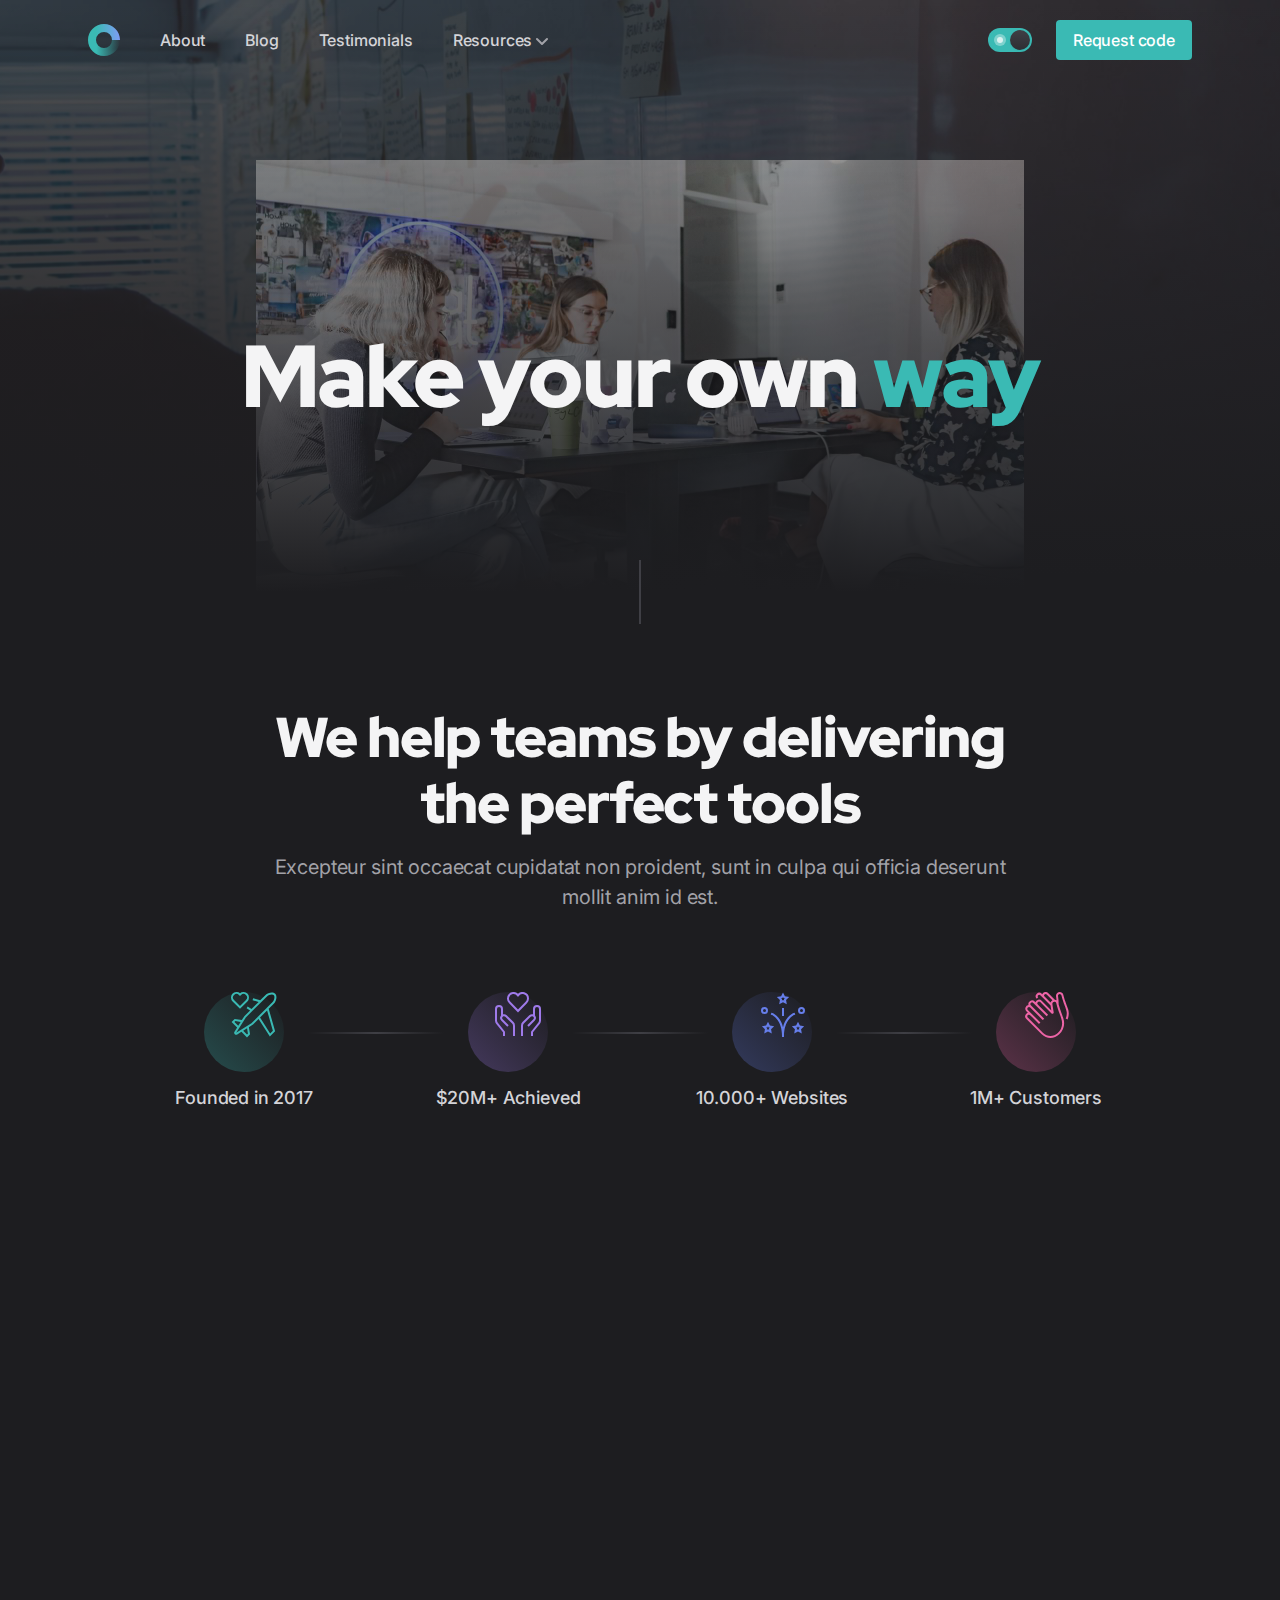
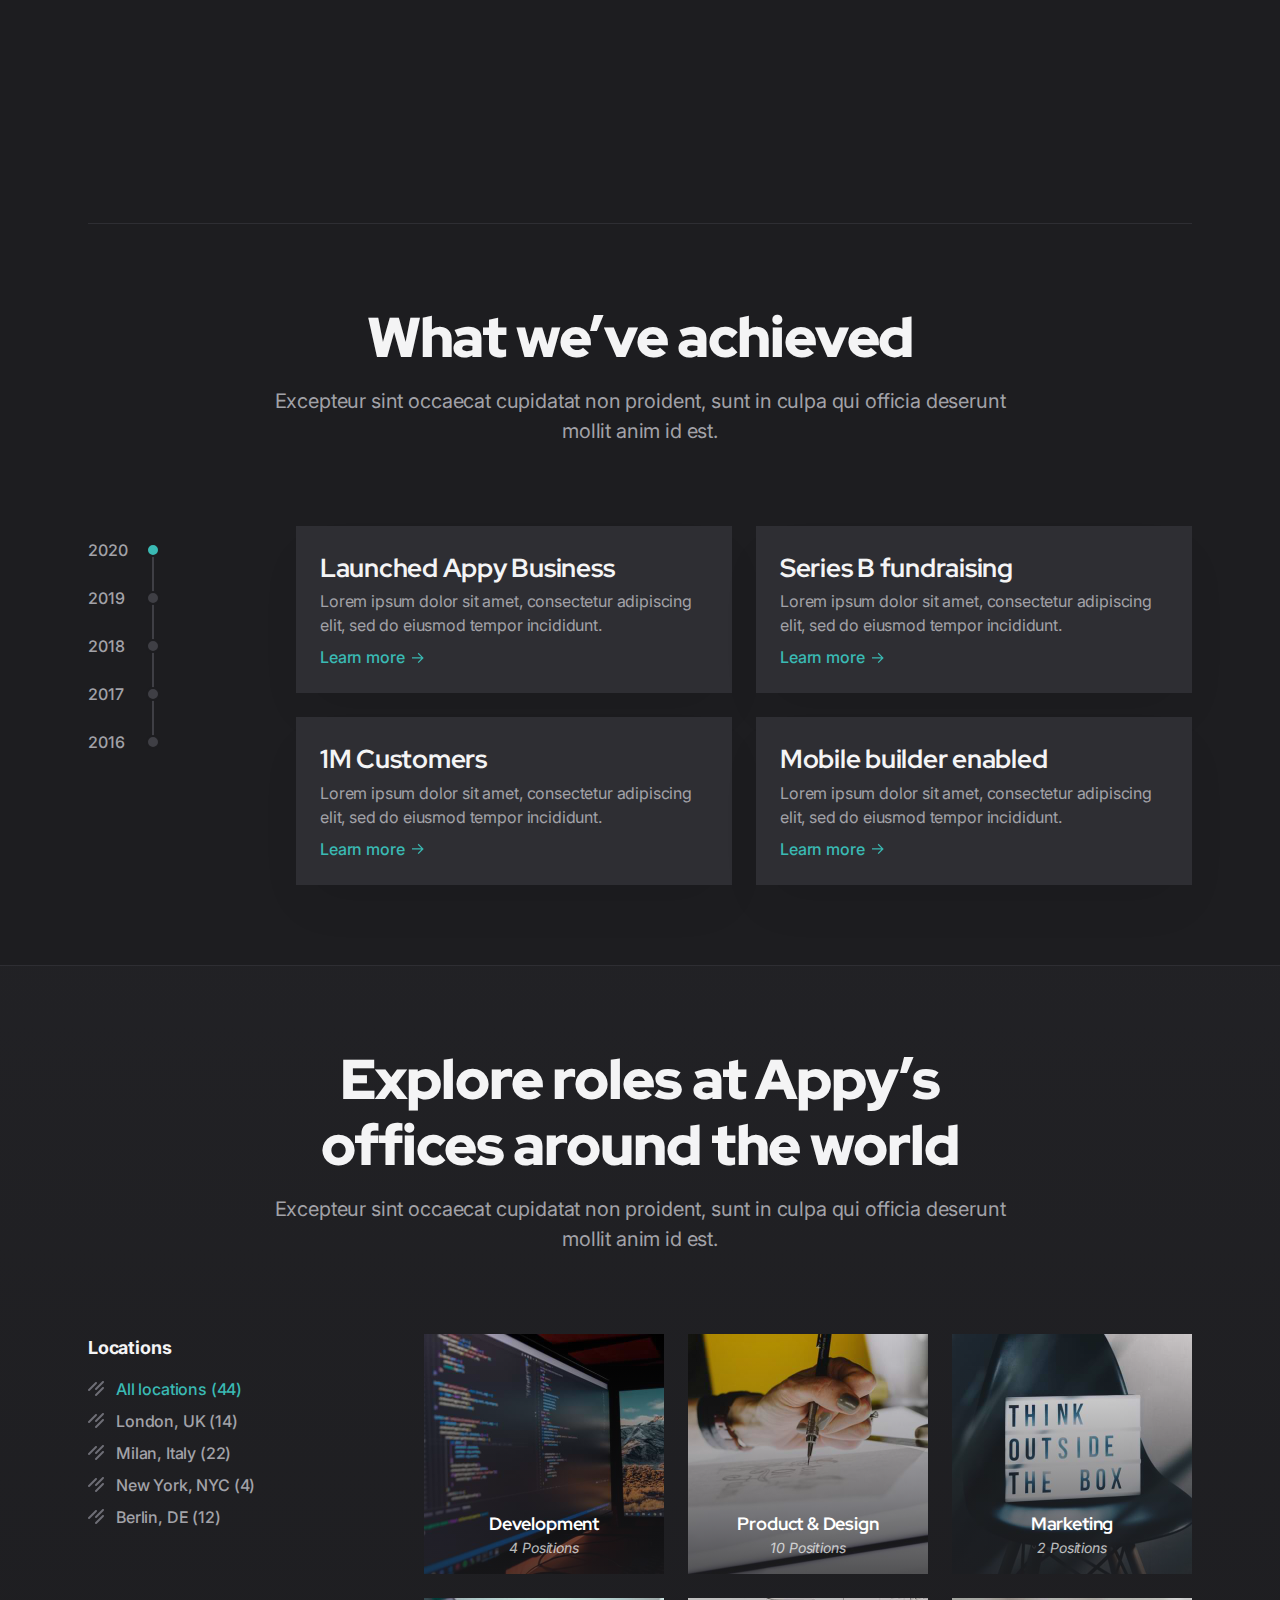
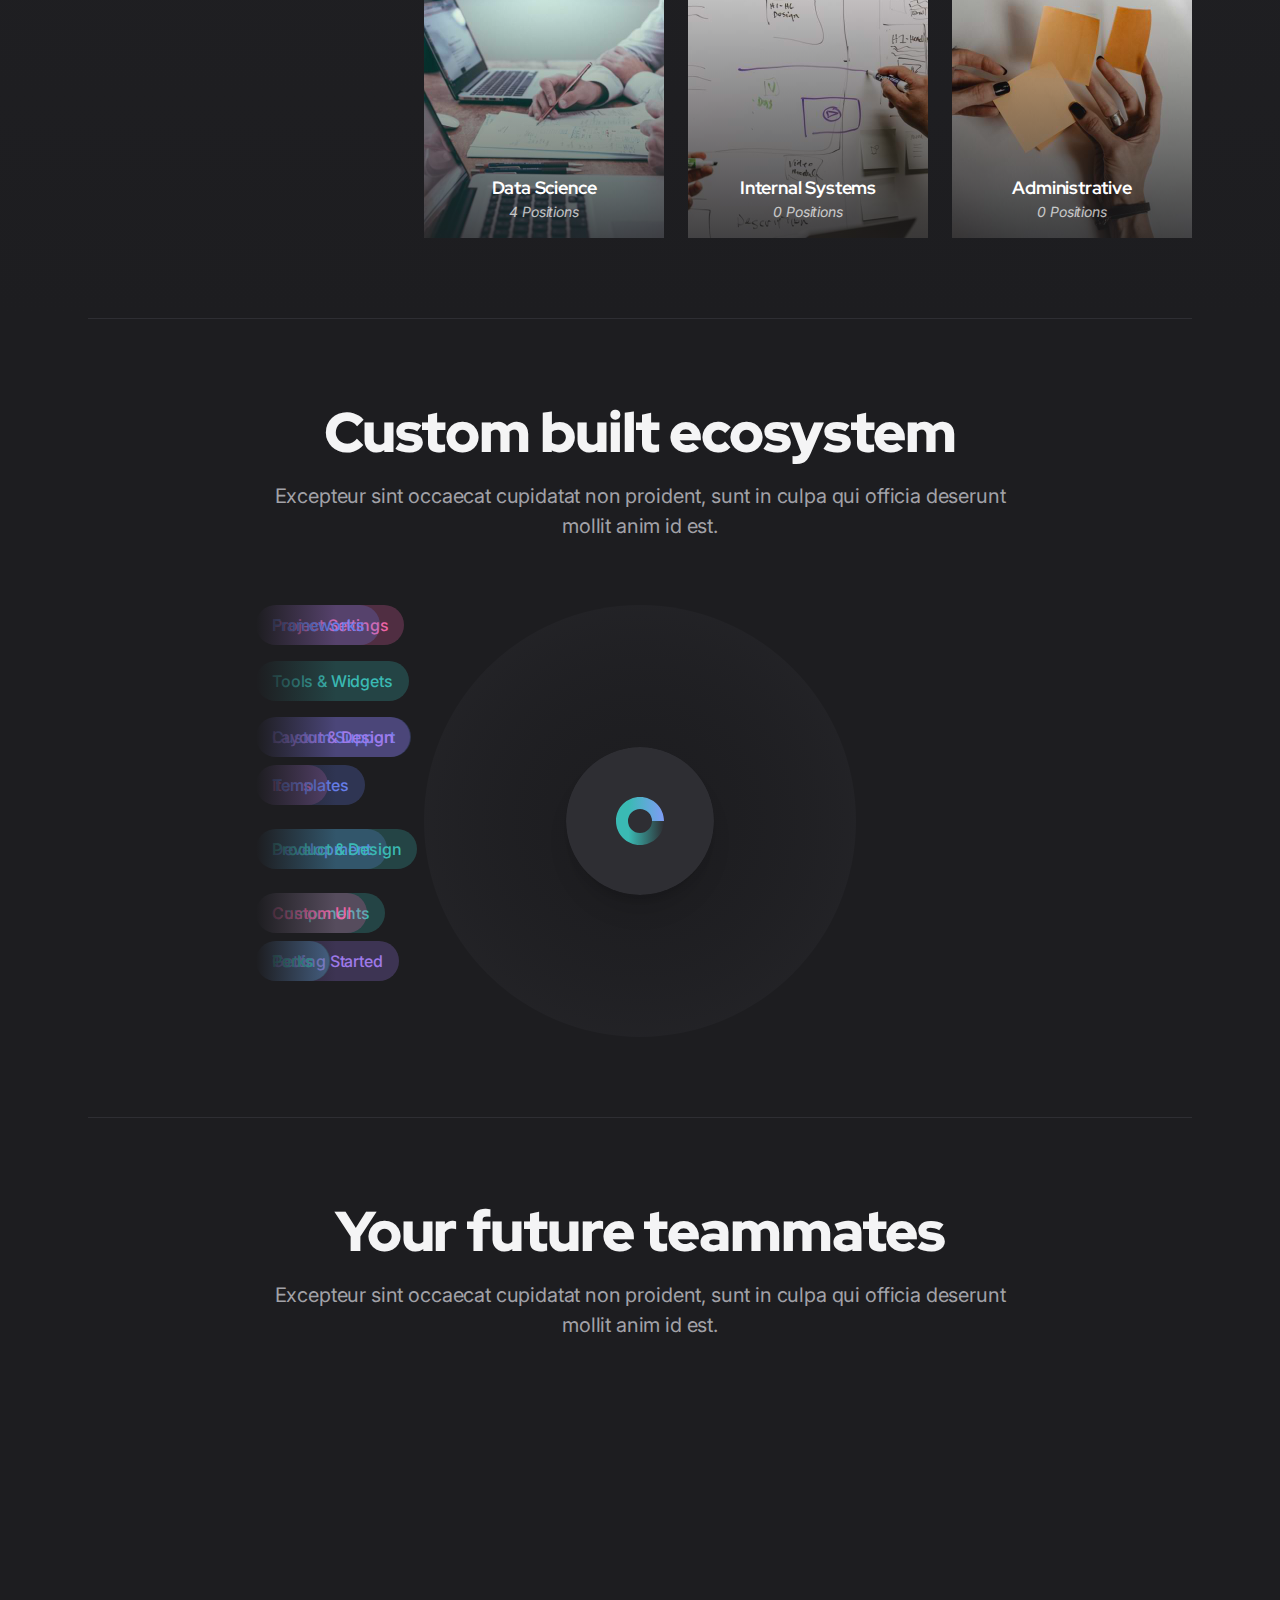
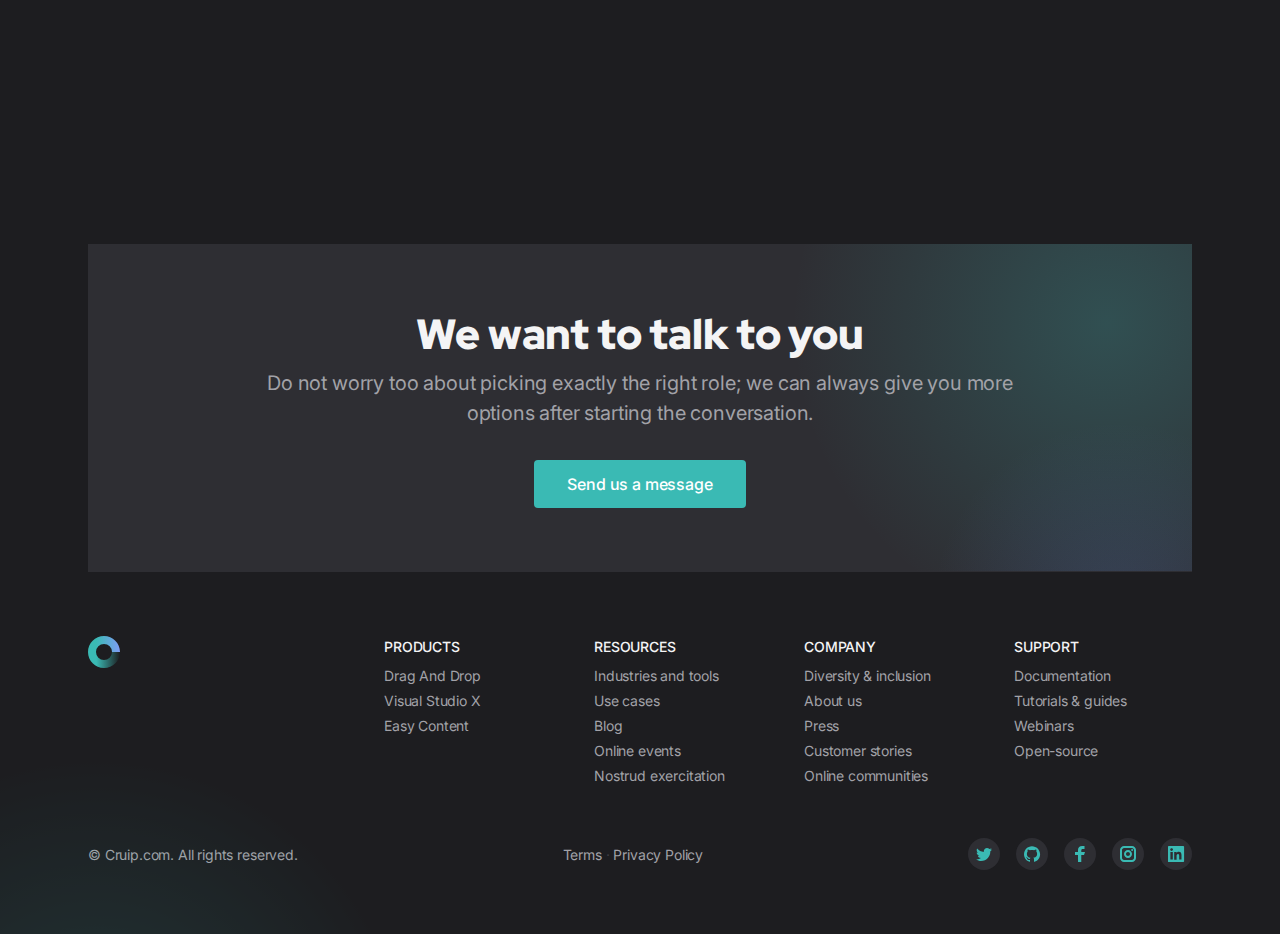
<file: about.html>
<!doctype html>
<html lang="en" class="">

<head>
    <meta charset="utf-8">
    <title>About - Appy Demo</title>
    <meta name="viewport" content="width=device-width,initial-scale=1">
    <link href="./css/vendors/aos.css" rel="stylesheet">
    <link href="./style.css" rel="stylesheet">
    <script>
        if (localStorage.getItem('dark-mode') == 'true' || !('dark-mode' in localStorage)) {
            document.querySelector('html').classList.add('dark');
        } else {
            document.querySelector('html').classList.remove('dark');
        }        
    </script>
</head>

<body class="font-inter antialiased bg-white text-gray-900 dark:bg-gray-900 dark:text-gray-100 tracking-tight">

    <!-- Page wrapper -->
    <div class="flex flex-col min-h-screen overflow-hidden">

        <!-- Site header -->
        <header class="absolute w-full z-30">
            <div class="max-w-6xl mx-auto px-4 sm:px-6">
                <div class="flex items-center justify-between h-20">

                    <!-- Site branding -->
                    <div class="shrink-0 mr-5">
                        <!-- Logo -->
                        <a class="block" href="index.html" aria-label="Cruip">
                            <svg class="w-8 h-8" viewBox="0 0 32 32" xmlns="http://www.w3.org/2000/svg">
                                <defs>
                                    <linearGradient x1="26%" y1="100%" x2="100%" y2="100%" id="logo_a">
                                        <stop stop-color="#3ABAB4" offset="0%" />
                                        <stop stop-color="#7F9CF5" offset="100%" />
                                    </linearGradient>
                                    <linearGradient x1="26%" y1="100%" x2="100%" y2="100%" id="logo_b">
                                        <stop stop-color="#3ABAB4" offset="0%" />
                                        <stop stop-color="#3ABAB4" stop-opacity="0" offset="100%" />
                                    </linearGradient>
                                </defs>
                                <path d="M32 16h-8a8 8 0 10-16 0H0C0 7.163 7.163 0 16 0s16 7.163 16 16z" fill="url(#logo_a)" />
                                <path d="M32 16c0 8.837-7.163 16-16 16S0 24.837 0 16h8a8 8 0 1016 0h8z" fill="url(#logo_b)" />
                            </svg>
                        </a>
                    </div>

                    <!-- Desktop navigation -->
                    <nav class="hidden md:flex md:grow">

                        <!-- Desktop menu links -->
                        <ul class="flex grow flex-wrap items-center font-medium">
                            <li>
                                <a class="text-gray-600 hover:text-gray-900 dark:text-gray-300 dark:hover:text-gray-100 px-5 py-2 flex items-center transition duration-150 ease-in-out" href="about.html">About</a>
                            </li>
                            <li>
                                <a class="text-gray-600 hover:text-gray-900 dark:text-gray-300 dark:hover:text-gray-100 px-5 py-2 flex items-center transition duration-150 ease-in-out" href="blog.html">Blog</a>
                            </li>
                            <li>
                                <a class="text-gray-600 hover:text-gray-900 dark:text-gray-300 dark:hover:text-gray-100 px-5 py-2 flex items-center transition duration-150 ease-in-out" href="testimonials.html">Testimonials</a>
                            </li>
                            <!-- 1st level: hover -->
                            <li class="relative" x-data="{ open: false }" @mouseenter="open = true" @mouseleave="open = false">
                                <a class="text-gray-600 hover:text-gray-900 dark:text-gray-300 dark:hover:text-gray-100 px-5 py-2 flex items-center transition duration-150 ease-in-out" href="#0" aria-haspopup="true" :aria-expanded="open" @focus="open = true" @focusout="open = false" @click.prevent>
                                    Resources
                                    <svg class="w-3 h-3 fill-current text-gray-400 cursor-pointer ml-1 shrink-0" viewBox="0 0 12 12" xmlns="http://www.w3.org/2000/svg">
                                        <path d="M10.28 4.305L5.989 8.598 1.695 4.305A1 1 0 00.28 5.72l5 5a1 1 0 001.414 0l5-5a1 1 0 10-1.414-1.414z" />
                                    </svg>
                                </a>
                                <!-- 2nd level: hover -->
                                <ul class="origin-top-right absolute top-full left-0 w-40 bg-white dark:bg-gray-800 shadow-lg py-2 ml-4 rounded" x-show="open" x-transition:enter="transition ease-out duration-200 transform" x-transition:enter-start="opacity-0 -translate-y-2" x-transition:enter-end="opacity-100 translate-y-0" x-transition:leave="transition ease-out duration-200" x-transition:leave-start="opacity-100" x-transition:leave-end="opacity-0" x-cloak>
                                    <li>
                                        <a class="text-sm text-gray-600 dark:text-gray-400 hover:text-teal-500 dark:hover:text-teal-500 flex py-2 px-4 leading-tight" href="help.html" @focus="open = true" @focusout="open = false">Help center</a>
                                    </li>
                                    <li>
                                        <a class="text-sm text-gray-600 dark:text-gray-400 hover:text-teal-500 dark:hover:text-teal-500 flex py-2 px-4 leading-tight" href="404.html" @focus="open = true" @focusout="open = false">404</a>
                                    </li>
                                </ul>
                            </li>
                        </ul>

                        <!-- Desktop lights switch -->
                        <div class="form-switch flex flex-col justify-center ml-3">
                            <input type="checkbox" name="light-switch" id="light-switch-desktop" class="light-switch sr-only" />
                            <label class="relative" for="light-switch-desktop">
                                <span class="relative bg-gradient-to-t from-gray-100 to-white dark:from-gray-800 dark:to-gray-700 shadow-sm z-10" aria-hidden="true"></span>
                                <svg class="absolute inset-0" width="44" height="24" viewBox="0 0 44 24" xmlns="http://www.w3.org/2000/svg">
                                    <g class="fill-current text-white" fill-rule="nonzero" opacity=".88">
                                        <path d="M32 8a.5.5 0 00.5-.5v-1a.5.5 0 10-1 0v1a.5.5 0 00.5.5zM35.182 9.318a.5.5 0 00.354-.147l.707-.707a.5.5 0 00-.707-.707l-.707.707a.5.5 0 00.353.854zM37.5 11.5h-1a.5.5 0 100 1h1a.5.5 0 100-1zM35.536 14.829a.5.5 0 00-.707.707l.707.707a.5.5 0 00.707-.707l-.707-.707zM32 16a.5.5 0 00-.5.5v1a.5.5 0 101 0v-1a.5.5 0 00-.5-.5zM28.464 14.829l-.707.707a.5.5 0 00.707.707l.707-.707a.5.5 0 00-.707-.707zM28 12a.5.5 0 00-.5-.5h-1a.5.5 0 100 1h1a.5.5 0 00.5-.5zM28.464 9.171a.5.5 0 00.707-.707l-.707-.707a.5.5 0 00-.707.707l.707.707z" />
                                        <circle cx="32" cy="12" r="3" />
                                        <circle fill-opacity=".4" cx="12" cy="12" r="6" />
                                        <circle fill-opacity=".88" cx="12" cy="12" r="3" />
                                    </g>
                                </svg>
                                <span class="sr-only">Switch to light / dark version</span>
                            </label>
                        </div>

                        <!-- Desktop CTA on the right -->
                        <ul class="flex justify-end flex-wrap items-center">
                            <li>
                                <a class="btn-sm text-white bg-teal-500 hover:bg-teal-400 ml-6" href="contact.html">Request code</a>
                            </li>
                        </ul>

                    </nav>

                    <!-- Mobile menu -->
                    <div class="inline-flex md:hidden" x-data="{ expanded: false }">

                        <!-- Mobile lights switch -->
                        <div class="form-switch flex flex-col justify-center mr-6">
                            <input type="checkbox" name="light-switch" id="light-switch-mobile" class="light-switch sr-only" />
                            <label class="relative" for="light-switch-mobile">
                                <span class="relative bg-gradient-to-t from-gray-100 to-white dark:from-gray-800 dark:to-gray-700 shadow-sm z-10" aria-hidden="true"></span>
                                <svg class="absolute inset-0" width="44" height="24" viewBox="0 0 44 24" xmlns="http://www.w3.org/2000/svg">
                                    <g class="fill-current text-white" fill-rule="nonzero" opacity=".88">
                                        <path d="M32 8a.5.5 0 00.5-.5v-1a.5.5 0 10-1 0v1a.5.5 0 00.5.5zM35.182 9.318a.5.5 0 00.354-.147l.707-.707a.5.5 0 00-.707-.707l-.707.707a.5.5 0 00.353.854zM37.5 11.5h-1a.5.5 0 100 1h1a.5.5 0 100-1zM35.536 14.829a.5.5 0 00-.707.707l.707.707a.5.5 0 00.707-.707l-.707-.707zM32 16a.5.5 0 00-.5.5v1a.5.5 0 101 0v-1a.5.5 0 00-.5-.5zM28.464 14.829l-.707.707a.5.5 0 00.707.707l.707-.707a.5.5 0 00-.707-.707zM28 12a.5.5 0 00-.5-.5h-1a.5.5 0 100 1h1a.5.5 0 00.5-.5zM28.464 9.171a.5.5 0 00.707-.707l-.707-.707a.5.5 0 00-.707.707l.707.707z" />
                                        <circle cx="32" cy="12" r="3" />
                                        <circle fill-opacity=".4" cx="12" cy="12" r="6" />
                                        <circle fill-opacity=".88" cx="12" cy="12" r="3" />
                                    </g>
                                </svg>
                                <span class="sr-only">Switch to light / dark version</span>
                            </label>
                        </div>

                        <!-- Hamburger button -->
                        <button class="hamburger" :class="{ 'active': expanded }" @click.stop="expanded = !expanded" aria-controls="mobile-nav" :aria-expanded="expanded">
                            <span class="sr-only">Menu</span>
                            <svg class="w-6 h-6 fill-current text-gray-900 hover:text-gray-900 dark:text-gray-300 dark:hover:text-gray-100 transition duration-150 ease-in-out" viewBox="0 0 24 24" xmlns="http://www.w3.org/2000/svg">
                                <rect y="4" width="24" height="2" rx="1" />
                                <rect y="11" width="24" height="2" rx="1" />
                                <rect y="18" width="24" height="2" rx="1" />
                            </svg>
                        </button>

                        <!-- Mobile navigation -->
                        <nav id="mobile-nav" class="fixed top-0 h-screen z-20 left-0 w-full max-w-sm -ml-16 overflow-scroll bg-white dark:bg-gray-900 shadow-lg no-scrollbar" @click.outside="expanded = false" @keydown.escape.window="expanded = false" x-show="expanded" x-transition:enter="transition ease-out duration-200 transform" x-transition:enter-start="opacity-0 -translate-x-full" x-transition:enter-end="opacity-100 translate-x-0" x-transition:leave="transition ease-out duration-200" x-transition:leave-start="opacity-100" x-transition:leave-end="opacity-0" x-cloak>
                            <div class="py-6 pr-4 pl-20">
                                <!-- Logo -->
                                <a class="inline-block mb-4" href="index.html" aria-label="Cruip">
                                    <svg class="w-8 h-8" viewBox="0 0 32 32" xmlns="http://www.w3.org/2000/svg">
                                        <defs>
                                            <linearGradient x1="26%" y1="100%" x2="100%" y2="100%" id="menulogo_a">
                                                <stop stop-color="#3ABAB4" offset="0%" />
                                                <stop stop-color="#7F9CF5" offset="100%" />
                                            </linearGradient>
                                            <linearGradient x1="26%" y1="100%" x2="100%" y2="100%" id="menulogo_b">
                                                <stop stop-color="#3ABAB4" offset="0%" />
                                                <stop stop-color="#3ABAB4" stop-opacity="0" offset="100%" />
                                            </linearGradient>
                                        </defs>
                                        <path d="M32 16h-8a8 8 0 10-16 0H0C0 7.163 7.163 0 16 0s16 7.163 16 16z" fill="url(#menulogo_a)" />
                                        <path d="M32 16c0 8.837-7.163 16-16 16S0 24.837 0 16h8a8 8 0 1016 0h8z" fill="url(#menulogo_b)" />
                                    </svg>
                                </a>
                                <!-- Links -->
                                <ul>
                                    <li>
                                        <a class="flex text-gray-600 hover:text-gray-900 dark:text-gray-300 dark:hover:text-gray-100 py-2" href="about.html">About</a>
                                    </li>
                                    <li>
                                        <a class="flex text-gray-600 hover:text-gray-900 dark:text-gray-300 dark:hover:text-gray-100 py-2" href="blog.html">Blog</a>
                                    </li>
                                    <li>
                                        <a class="flex text-gray-600 hover:text-gray-900 dark:text-gray-300 dark:hover:text-gray-100 py-2" href="testimonials.html">Testimonials</a>
                                    </li>
                                    <li class="py-2 my-2 border-t border-b border-gray-200 dark:border-gray-800">
                                        <span class="flex text-gray-600 dark:text-gray-400 py-2">Resources</span>
                                        <ul class="pl-4">
                                            <li>
                                                <a class="text-sm flex font-medium text-gray-600 hover:text-gray-900 dark:text-gray-400 dark:hover:text-gray-100 py-2" href="help.html">Help center</a>
                                            </li>
                                            <li>
                                                <a class="text-sm flex font-medium text-gray-600 hover:text-gray-900 dark:text-gray-400 dark:hover:text-gray-100 py-2" href="404.html">404</a>
                                            </li>
                                        </ul>
                                    </li>
                                    <li>
                                        <a class="font-medium w-full inline-flex items-center justify-center border border-transparent px-4 py-2 my-2 rounded text-white bg-teal-500 hover:bg-teal-400 transition duration-150 ease-in-out" href="contact.html">Request code</a>
                                    </li>
                                </ul>
                            </div>
                        </nav>

                    </div>

                </div>
            </div>
        </header>

        <!-- Page content -->
        <main class="grow">

            <!-- Hero -->
            <section class="relative">

                <!-- Background image -->
                <div class="absolute inset-0 h-128 pt-16 box-content -z-1">
                    <img class="absolute inset-0 w-full h-full object-cover opacity-25" src="./images/hero-bg-03.jpg" width="1440" height="577" alt="About" />
                    <div class="absolute inset-0 bg-gradient-to-t from-white dark:from-gray-900" aria-hidden="true"></div>
                </div>

                <div class="relative max-w-6xl mx-auto px-4 sm:px-6">
                    <div class="pt-32 pb-12 md:pt-40 md:pb-20">
                        <div class="text-center">
                            <div class="relative flex justify-center items-center">
                                <div class="relative inline-flex items-start" data-aos="fade-up">
                                    <img class="opacity-50" src="./images/about-hero.jpg" width="768" height="432" alt="About hero" />
                                    <div class="absolute inset-0 bg-gradient-to-t from-white dark:from-gray-900" aria-hidden="true"></div>
                                </div>
                                <div class="absolute" data-aos="fade-down">
                                    <h1 class="h1 lg:text-6xl font-red-hat-display">Make your own <span class="text-teal-500">way</span></h1>
                                </div>
                                <div class="absolute bottom-0 -mb-8 w-0.5 h-16 bg-gray-300 dark:bg-gray-700" aria-hidden="true"></div>
                            </div>
                        </div>
                    </div>
                </div>

            </section>

            <!-- Features -->
            <section>
                <div class="max-w-6xl mx-auto px-4 sm:px-6">
                    <div class="pt-6 pb-12 md:pt-8 md:pb-20">

                        <!-- Section header -->
                        <div class="max-w-3xl mx-auto text-center pb-12 md:pb-20">
                            <h2 class="h2 font-red-hat-display mb-4">We help teams by delivering the perfect tools</h2>
                            <p class="text-xl text-gray-600 dark:text-gray-400">Excepteur sint occaecat cupidatat non proident, sunt in culpa qui officia deserunt mollit anim id est.</p>
                        </div>

                        <!-- Items -->
                        <div class="max-w-sm mx-auto grid grid-cols-2 gap-4 gap-y-8 sm:gap-8 md:grid-cols-4 items-start md:max-w-5xl">

                            <!-- 1st item -->
                            <div class="relative flex flex-col items-center">
                                <div aria-hidden="true" class="absolute h-0.5 bg-gradient-to-r from-white via-gray-300 to-white dark:from-gray-900 dark:via-gray-700 dark:to-gray-900 hidden md:block" style="width:calc(100% - 96px);left:calc(50% + 64px);top:40px;"></div>
                                <div class="relative w-20 h-20 mb-3">
                                    <div class="absolute inset-0 rounded-full opacity-30 bg-gradient-to-tr from-teal-500 -z-1" aria-hidden="true"></div>
                                    <svg class="w-20 h-20 fill-current text-teal-500" viewBox="0 0 80 80" xmlns="http://www.w3.org/2000/svg">
                                        <path d="M56.209 8.306l5.084-5.084c2.574-2.574 7.7-3.714 9.95-1.465 2.25 2.249 1.11 7.376-1.465 9.95l-5.084 5.084 6.43 22.5-5.298 5.298-11.25-17.68-5.798 5.798-.174.14-3.725 2.343 1.192 7.153L43 45.414l-5.55-5.55-4.198 2.642a2 2 0 01-2.758-2.757l2.641-4.2L27.585 30l3.072-3.071 7.151 1.192 2.346-3.725.139-.174 5.797-5.797-3.507-2.232 1.073-1.687 3.883 2.47 7.052-7.052-6.022-1.721.55-1.923 7.09 2.026zm6.498-3.67l-20.92 20.92-2.64 4.193-6.96 11.065 15.256-9.6 20.92-20.921c1.891-1.89 2.766-5.822 1.466-7.122-1.3-1.3-5.232-.425-7.122 1.465zm.37 13.773l-7.053 7.052 10.15 15.95 2.703-2.702-5.8-20.3zm-23.89 20.363L43 42.586l.929-.93-.885-5.311-3.858 2.427zm-4.96-4.959l2.427-3.857-5.31-.885-.93.929 3.813 3.813zM43.39 1.611a5.5 5.5 0 010 7.778L36 16.78l-7.39-7.39A5.5 5.5 0 0136 1.257a5.5 5.5 0 017.39.354zM36 13.95l5.975-5.975a3.5 3.5 0 10-4.95-4.95L36 4.05l-1.025-1.025a3.5 3.5 0 00-4.95 4.95L36 13.95z" />
                                    </svg>
                                </div>
                                <div class="sm:text-lg font-medium dark:text-gray-300">Founded in 2017</div>
                            </div>

                            <!-- 2nd item -->
                            <div class="relative flex flex-col items-center">
                                <div aria-hidden="true" class="absolute h-0.5 bg-gradient-to-r from-white via-gray-300 to-white dark:from-gray-900 dark:via-gray-700 dark:to-gray-900 hidden md:block" style="width:calc(100% - 96px);left:calc(50% + 64px);top:40px;"></div>
                                <div class="relative w-20 h-20 mb-3">
                                    <div class="absolute inset-0 rounded-full opacity-30 bg-gradient-to-tr from-purple-500 -z-1" aria-hidden="true"></div>
                                    <svg class="w-20 h-20 fill-current text-purple-500" viewBox="0 0 80 80" xmlns="http://www.w3.org/2000/svg">
                                        <path d="M35 22.304a3.826 3.826 0 013.707.989l6.828 6.828A5 5 0 0147 33.657V44h-2V33.657a3 3 0 00-.88-2.122l-6.827-6.828A1.827 1.827 0 0034.17 26c0 .485.193.95.536 1.293l6 6-1.414 1.414-6-6A3.827 3.827 0 0133 23.621V17a2 2 0 10-4 0v11.6a3 3 0 00.658 1.875L37 39.65V44h-2v-3.65l-6.904-8.625A5 5 0 0127 28.6V17a4 4 0 118 0v5.304zm32 1.317a3.827 3.827 0 01-.293 5.086l-6 6-1.414-1.414 6-6A1.827 1.827 0 0064 24.17c-.485 0-.95.193-1.293.536l-6.828 6.828A3 3 0 0055 33.657V44h-2V33.657a5 5 0 011.465-3.536l6.828-6.828a3.827 3.827 0 013.707-.99V17a4 4 0 118 0v11.6a5 5 0 01-1.096 3.125L65 40.35V44h-2v-4.35l7.342-9.175A3 3 0 0071 28.6V17a2 2 0 10-4 0v6.621zM56.456.308A6.5 6.5 0 0161 6.498a6.446 6.446 0 01-2.013 4.7L50 20.433l-.717-.737-8.234-8.465a6.5 6.5 0 118.956-9.422A6.501 6.501 0 0156.456.308zm-.602 1.907a4.5 4.5 0 00-5.036 1.704l-.824 1.173-.816-1.179a4.5 4.5 0 00-8.002 1.24c-.506 1.648-.026 3.44 1.27 4.65L50 17.566l7.586-7.795A4.476 4.476 0 0059 6.5a4.5 4.5 0 00-3.146-4.286z" />
                                    </svg>
                                </div>
                                <div class="sm:text-lg font-medium dark:text-gray-300">$20M+ Achieved</div>
                            </div>

                            <!-- 3rd item -->
                            <div class="relative flex flex-col items-center">
                                <div aria-hidden="true" class="absolute h-0.5 bg-gradient-to-r from-white via-gray-300 to-white dark:from-gray-900 dark:via-gray-700 dark:to-gray-900 hidden md:block" style="width:calc(100% - 96px);left:calc(50% + 64px);top:40px;"></div>
                                <div class="relative w-20 h-20 mb-3">
                                    <div class="absolute inset-0 rounded-full opacity-30 bg-gradient-to-tr from-indigo-500 -z-1" aria-hidden="true"></div>
                                    <svg class="w-20 h-20 fill-current text-indigo-500" viewBox="0 0 80 80" xmlns="http://www.w3.org/2000/svg">
                                        <path d="M51 35.183c.964-3.871 2.592-7.045 4.737-9.579 1.27-1.502 2.636-2.669 4.007-3.541.838-.534 1.505-.854 1.914-1.003l.94-.342.684 1.88-.94.342a4.92 4.92 0 00-.382.168c-.34.164-.725.377-1.142.642-1.207.768-2.419 1.804-3.555 3.146C53.981 30.776 52 36.358 52 44v1h-2v-1c0-7.642-1.981-13.225-5.263-17.104-1.136-1.342-2.348-2.378-3.555-3.146a11.116 11.116 0 00-1.142-.642 4.92 4.92 0 00-.382-.168l-.94-.342.684-1.88.94.342c.41.149 1.076.47 1.914 1.003 1.371.872 2.737 2.04 4.007 3.541 2.145 2.534 3.773 5.708 4.737 9.579zm1.9-30.897l4.25.618L54.073 7.9l.726 4.231-3.8-1.996-3.8 1.996.726-4.23-3.075-2.997 4.249-.618L51 .436l1.9 3.85zm-1.328 1.828L51 4.955l-.572 1.159-1.279.186.925.902-.218 1.275L51 7.875l1.144.602-.218-1.275.925-.902-1.28-.186zM50 16h2v8h-2v-8zm-7.85 18.208l-3.076 2.996.726 4.231L36 39.44l-3.8 1.996.726-4.23-3.075-2.997 4.249-.618 1.9-3.85 1.9 3.85 4.25.618zm-5.578 1.21L36 34.259l-.572 1.159-1.279.186.925.902-.218 1.275L36 37.179l1.144.602-.218-1.275.925-.902-1.28-.186zm35.577-1.21l-3.075 2.996.726 4.231L66 39.44l-3.8 1.996.726-4.23-3.075-2.997 4.249-.618 1.9-3.85 1.9 3.85 4.25.618zm-5.577 1.21L66 34.259l-.572 1.159-1.279.186.925.902-.218 1.275L66 37.179l1.144.602-.218-1.275.925-.902-1.28-.186zM32.5 22a3.5 3.5 0 110-7 3.5 3.5 0 010 7zm0-2a1.5 1.5 0 100-3 1.5 1.5 0 000 3zm37 2a3.5 3.5 0 110-7 3.5 3.5 0 010 7zm0-2a1.5 1.5 0 100-3 1.5 1.5 0 000 3z" />
                                    </svg>
                                </div>
                                <div class="sm:text-lg font-medium dark:text-gray-300">10.000+ Websites</div>
                            </div>

                            <!-- 4th item -->
                            <div class="relative flex flex-col items-center">
                                <div class="relative w-20 h-20 mb-3">
                                    <div class="absolute inset-0 rounded-full opacity-30 bg-gradient-to-tr from-pink-500 -z-1" aria-hidden="true"></div>
                                    <svg class="w-20 h-20 fill-current text-pink-500" viewBox="0 0 80 80" xmlns="http://www.w3.org/2000/svg">
                                        <path d="M39.459 10.225A3.714 3.714 0 0145.633 8.7l9.694 9.7a198.863 198.863 0 01-.767-5.021L48.214 7.03l-.003.003-3.902-3.875a1.5 1.5 0 10-2.121 2.122l-1.414 1.414a3.5 3.5 0 014.947-4.953l.607.603a3.5 3.5 0 015.78-1.32l6.73 6.729a3.985 3.985 0 011.672.609 53.297 53.297 0 00-.406-3.674A3.751 3.751 0 0164.98.275c1.294.448 2.241 1.564 2.462 2.865.394 1.77.976 3.696 1.816 6.115.267.768.545 1.544.936 2.623 1.324 3.645 1.34 3.688 1.766 4.962a14.9 14.9 0 01-.423 10.551l-1.84-.782a12.9 12.9 0 00.366-9.135c-.419-1.25-.434-1.293-1.749-4.913-.394-1.088-.674-1.87-.945-2.65-.864-2.485-1.465-4.478-1.889-6.386a1.751 1.751 0 00-2.9-1.003c-.475.429-.677 1.082-.513 1.789.406 2.75.607 5.527.6 8.307.393 1.465.9 3.07 1.551 4.944.293.843.597 1.694 1.027 2.88 1.44 3.969 1.455 4.008 1.918 5.393a16.148 16.148 0 01-3.922 16.532c-4.846 4.844-12.701 4.844-17.547 0L30.364 27.04a3.712 3.712 0 01.073-5.324c.428-.407.93-.694 1.46-.859l-1.513-1.512a3.714 3.714 0 012.102-6.303 3.713 3.713 0 016.218-3.565l.755.748zm1.15 3.954l-3.316-3.284a1.713 1.713 0 10-2.424 2.424l13.363 13.359-1.414 1.414-.707-.707L34.932 16.21l-.004.004-.707-.707a1.712 1.712 0 00-2.924 1.188c-.007.463.174.909.501 1.236l3.765 3.764.063.06.714.7-.008.008 8.058 8.056-1.414 1.414-.707-.707-8.092-8.089a1.737 1.737 0 00-2.901 1.252c-.007.463.174.908.502 1.236l15.329 15.328c4.065 4.063 10.654 4.063 14.72-.001a14.148 14.148 0 003.438-14.484c-.455-1.36-.47-1.4-1.9-5.344a212.54 212.54 0 01-1.037-2.906c-.93-2.677-1.578-4.829-2.031-6.87a1.986 1.986 0 00-3.282-1.115c-.534.48-.767 1.212-.592 2.009.047.37.224 1.64.406 2.856.291 1.94.588 3.736.873 5.208a1.276 1.276 0 01-2.156 1.14L44.218 10.113a1.714 1.714 0 00-2.423 2.424l.224.224.71.702-.004.004 9.36 9.359-1.415 1.414-.707-.707-9.354-9.354zm13.928-3.653a3.983 3.983 0 011.917-2.327l-5.761-5.76a1.5 1.5 0 10-2.12 2.122l5.964 5.965z" />
                                    </svg>
                                </div>
                                <div class="sm:text-lg font-medium dark:text-gray-300">1M+ Customers</div>
                            </div>

                        </div>

                        <!-- Images grid -->
                        <div class="grid grid-cols-12 gap-3 mt-12 md:mt-20" data-aos-id-gallery>
                            <img class="col-span-4" src="./images/about-grid-01.jpg" width="360" height="270" alt="About grid 01" data-aos="fade-down" data-aos-anchor="[data-aos-id-gallery]" />
                            <img class="col-span-3" src="./images/about-grid-02.jpg" width="270" height="270" alt="About grid 02" data-aos="fade-down" data-aos-anchor="[data-aos-id-gallery]" data-aos-delay="100" />
                            <img class="col-span-5" src="./images/about-grid-03.jpg" width="450" height="270" alt="About grid 03" data-aos="fade-down" data-aos-anchor="[data-aos-id-gallery]" data-aos-delay="200" />
                            <img class="col-span-3" src="./images/about-grid-04.jpg" width="270" height="270" alt="About grid 04" data-aos="fade-down" data-aos-anchor="[data-aos-id-gallery]" data-aos-delay="300" />
                            <img class="col-span-5" src="./images/about-grid-05.jpg" width="450" height="270" alt="About grid 05" data-aos="fade-down" data-aos-anchor="[data-aos-id-gallery]" data-aos-delay="400" />
                            <img class="col-span-4" src="./images/about-grid-06.jpg" width="360" height="270" alt="About grid 06" data-aos="fade-down" data-aos-anchor="[data-aos-id-gallery]" data-aos-delay="500" />
                        </div>

                    </div>
                </div>
            </section>

            <!-- Timeline -->
            <section>
                <div class="max-w-6xl mx-auto px-4 sm:px-6">
                    <div class="py-12 md:py-20 border-t border-gray-200 dark:border-gray-800">

                        <!-- Section header -->
                        <div class="max-w-3xl mx-auto text-center pb-12 md:pb-20">
                            <h2 class="h2 font-red-hat-display mb-4">What we’ve achieved</h2>
                            <p class="text-xl text-gray-600 dark:text-gray-400">Excepteur sint occaecat cupidatat non proident, sunt in culpa qui officia
                                deserunt mollit anim id est.</p>
                        </div>

                        <!-- Section content -->
                        <div x-data="{ year: '2020' }">
                            <div class="flex items-start">

                                <!-- Timeline buttons -->
                                <div class="relative mr-4 sm:mr-12 lg:mr-32">
                                    <div class="absolute inset-0 my-6 ml-16 pointer-events-none -z-1" aria-hidden="true">
                                        <div class="absolute inset-0 w-0.5 h-full bg-gray-300 dark:bg-gray-700"></div>
                                    </div>
                                    <button class="flex items-center justify-between font-medium text-gray-500 dark:text-gray-400 w-20 py-3 pr-2 text-left" @click="year = '2020'">
                                        <span class="block w-12 truncate">2020</span>
                                        <span class="block w-3.5 h-3.5 bg-gray-400 dark:bg-gray-700 border-2 border-white dark:border-gray-900 rounded-full" :class="{ 'bg-teal-500 dark:bg-teal-500' : year === '2020' }"></span>
                                    </button>
                                    <button class="flex items-center justify-between font-medium text-gray-500 dark:text-gray-400 w-20 py-3 pr-2 text-left" @click="year = '2019'">
                                        <span class="block w-12 truncate">2019</span>
                                        <span class="block w-3.5 h-3.5 bg-gray-400 dark:bg-gray-700 border-2 border-white dark:border-gray-900 rounded-full" :class="{ 'bg-teal-500 dark:bg-teal-500' : year === '2019' }"></span>
                                    </button>
                                    <button class="flex items-center justify-between font-medium text-gray-500 dark:text-gray-400 w-20 py-3 pr-2 text-left" @click="year = '2018'">
                                        <span class="block w-12 truncate">2018</span>
                                        <span class="block w-3.5 h-3.5 bg-gray-400 dark:bg-gray-700 border-2 border-white dark:border-gray-900 rounded-full" :class="{ 'bg-teal-500 dark:bg-teal-500' : year === '2018' }"></span>
                                    </button>
                                    <button class="flex items-center justify-between font-medium text-gray-500 dark:text-gray-400 w-20 py-3 pr-2 text-left" @click="year = '2017'">
                                        <span class="block w-12 truncate">2017</span>
                                        <span class="block w-3.5 h-3.5 bg-gray-400 dark:bg-gray-700 border-2 border-white dark:border-gray-900 rounded-full" :class="{ 'bg-teal-500 dark:bg-teal-500' : year === '2017' }"></span>
                                    </button>
                                    <button class="flex items-center justify-between font-medium text-gray-500 dark:text-gray-400 w-20 py-3 pr-2 text-left" @click="year = '2016'">
                                        <span class="block w-12 truncate">2016</span>
                                        <span class="block w-3.5 h-3.5 bg-gray-400 dark:bg-gray-700 border-2 border-white dark:border-gray-900 rounded-full" :class="{ 'bg-teal-500 dark:bg-teal-500' : year === '2016' }"></span>
                                    </button>
                                </div>

                                <!-- 2020's articles -->
                                <div class="grow" x-show="year === '2020'">
                                    <div class="grid md:grid-cols-2 gap-4 sm:gap-6">
                                        <article class="p-6 bg-white dark:bg-gray-800 shadow-2xl flex flex-col">
                                            <header>
                                                <h3 class="h4 font-red-hat-display mb-1">
                                                    <a href="#0">Launched Appy Business</a>
                                                </h3>
                                            </header>
                                            <div class="text-gray-600 dark:text-gray-400 grow">
                                                <p>Lorem ipsum dolor sit amet, consectetur adipiscing elit, sed do eiusmod tempor incididunt.</p>
                                            </div>
                                            <a class="inline-flex items-center font-medium text-teal-500 hover:underline mt-2" href="#0">
                                                <span>Learn more</span>
                                                <svg class="w-3 h-3 shrink-0 mt-px ml-2" viewBox="0 0 12 12" xmlns="http://www.w3.org/2000/svg">
                                                    <path class="fill-current" d="M6.602 11l-.875-.864L9.33 6.534H0v-1.25h9.33L5.727 1.693l.875-.875 5.091 5.091z" />
                                                </svg>
                                            </a>
                                        </article>
                                        <article class="p-6 bg-white dark:bg-gray-800 shadow-2xl flex flex-col">
                                            <header>
                                                <h3 class="h4 font-red-hat-display mb-1">
                                                    <a href="#0">Series B fundraising</a>
                                                </h3>
                                            </header>
                                            <div class="text-gray-600 dark:text-gray-400 grow">
                                                <p>Lorem ipsum dolor sit amet, consectetur adipiscing elit, sed do eiusmod tempor incididunt.</p>
                                            </div>
                                            <a class="inline-flex items-center font-medium text-teal-500 hover:underline mt-2" href="#0">
                                                <span>Learn more</span>
                                                <svg class="w-3 h-3 shrink-0 mt-px ml-2" viewBox="0 0 12 12" xmlns="http://www.w3.org/2000/svg">
                                                    <path class="fill-current" d="M6.602 11l-.875-.864L9.33 6.534H0v-1.25h9.33L5.727 1.693l.875-.875 5.091 5.091z" />
                                                </svg>
                                            </a>
                                        </article>
                                        <article class="p-6 bg-white dark:bg-gray-800 shadow-2xl flex flex-col">
                                            <header>
                                                <h3 class="h4 font-red-hat-display mb-1">
                                                    <a href="#0">1M Customers</a>
                                                </h3>
                                            </header>
                                            <div class="text-gray-600 dark:text-gray-400 grow">
                                                <p>Lorem ipsum dolor sit amet, consectetur adipiscing elit, sed do eiusmod tempor incididunt.</p>
                                            </div>
                                            <a class="inline-flex items-center font-medium text-teal-500 hover:underline mt-2" href="#0">
                                                <span>Learn more</span>
                                                <svg class="w-3 h-3 shrink-0 mt-px ml-2" viewBox="0 0 12 12" xmlns="http://www.w3.org/2000/svg">
                                                    <path class="fill-current" d="M6.602 11l-.875-.864L9.33 6.534H0v-1.25h9.33L5.727 1.693l.875-.875 5.091 5.091z" />
                                                </svg>
                                            </a>
                                        </article>
                                        <article class="p-6 bg-white dark:bg-gray-800 shadow-2xl flex flex-col">
                                            <header>
                                                <h3 class="h4 font-red-hat-display mb-1">
                                                    <a href="#0">Mobile builder enabled</a>
                                                </h3>
                                            </header>
                                            <div class="text-gray-600 dark:text-gray-400 grow">
                                                <p>Lorem ipsum dolor sit amet, consectetur adipiscing elit, sed do eiusmod tempor incididunt.</p>
                                            </div>
                                            <a class="inline-flex items-center font-medium text-teal-500 hover:underline mt-2" href="#0">
                                                <span>Learn more</span>
                                                <svg class="w-3 h-3 shrink-0 mt-px ml-2" viewBox="0 0 12 12" xmlns="http://www.w3.org/2000/svg">
                                                    <path class="fill-current" d="M6.602 11l-.875-.864L9.33 6.534H0v-1.25h9.33L5.727 1.693l.875-.875 5.091 5.091z" />
                                                </svg>
                                            </a>
                                        </article>
                                    </div>
                                </div>

                                <!-- 2019's articles -->
                                <div class="grow" x-show="year === '2019'">
                                    <div class="grid md:grid-cols-2 gap-6">
                                        <article class="p-6 bg-white dark:bg-gray-800 shadow-2xl flex flex-col">
                                            <header>
                                                <h3 class="h4 font-red-hat-display mb-1">
                                                    <a href="#0">1M Customers</a>
                                                </h3>
                                            </header>
                                            <div class="text-gray-600 dark:text-gray-400 grow">
                                                <p>Sed do eiusmod tempor incididunt, Lorem ipsum dolor sit amet, consectetur adipiscing elit.</p>
                                            </div>
                                            <a class="inline-flex items-center font-medium text-teal-500 hover:underline mt-2" href="#0">
                                                <span>Learn more</span>
                                                <svg class="w-3 h-3 shrink-0 mt-px ml-2" viewBox="0 0 12 12" xmlns="http://www.w3.org/2000/svg">
                                                    <path class="fill-current" d="M6.602 11l-.875-.864L9.33 6.534H0v-1.25h9.33L5.727 1.693l.875-.875 5.091 5.091z" />
                                                </svg>
                                            </a>
                                        </article>
                                        <article class="p-6 bg-white dark:bg-gray-800 shadow-2xl flex flex-col">
                                            <header>
                                                <h3 class="h4 font-red-hat-display mb-1">
                                                    <a href="#0">Mobile builder enabled</a>
                                                </h3>
                                            </header>
                                            <div class="text-gray-600 dark:text-gray-400 grow">
                                                <p>Sed do eiusmod tempor incididunt, Lorem ipsum dolor sit amet, consectetur adipiscing elit.</p>
                                            </div>
                                            <a class="inline-flex items-center font-medium text-teal-500 hover:underline mt-2" href="#0">
                                                <span>Learn more</span>
                                                <svg class="w-3 h-3 shrink-0 mt-px ml-2" viewBox="0 0 12 12" xmlns="http://www.w3.org/2000/svg">
                                                    <path class="fill-current" d="M6.602 11l-.875-.864L9.33 6.534H0v-1.25h9.33L5.727 1.693l.875-.875 5.091 5.091z" />
                                                </svg>
                                            </a>
                                        </article>
                                    </div>
                                </div>

                                <!-- 2018's articles -->
                                <div class="grow" x-show="year === '2018'">
                                    <div class="grid md:grid-cols-2 gap-6">
                                        <article class="p-6 bg-white dark:bg-gray-800 shadow-2xl flex flex-col">
                                            <header>
                                                <h3 class="h4 font-red-hat-display mb-1">
                                                    <a href="#0">Series B fundraising</a>
                                                </h3>
                                            </header>
                                            <div class="text-gray-600 dark:text-gray-400 grow">
                                                <p>Lorem ipsum dolor sit amet, consectetur adipiscing elit, sed do eiusmod tempor incididunt.</p>
                                            </div>
                                            <a class="inline-flex items-center font-medium text-teal-500 hover:underline mt-2" href="#0">
                                                <span>Learn more</span>
                                                <svg class="w-3 h-3 shrink-0 mt-px ml-2" viewBox="0 0 12 12" xmlns="http://www.w3.org/2000/svg">
                                                    <path class="fill-current" d="M6.602 11l-.875-.864L9.33 6.534H0v-1.25h9.33L5.727 1.693l.875-.875 5.091 5.091z" />
                                                </svg>
                                            </a>
                                        </article>
                                        <article class="p-6 bg-white dark:bg-gray-800 shadow-2xl flex flex-col">
                                            <header>
                                                <h3 class="h4 font-red-hat-display mb-1">
                                                    <a href="#0">Launched Appy Business</a>
                                                </h3>
                                            </header>
                                            <div class="text-gray-600 dark:text-gray-400 grow">
                                                <p>Lorem ipsum dolor sit amet, consectetur adipiscing elit, sed do eiusmod tempor incididunt.</p>
                                            </div>
                                            <a class="inline-flex items-center font-medium text-teal-500 hover:underline mt-2" href="#0">
                                                <span>Learn more</span>
                                                <svg class="w-3 h-3 shrink-0 mt-px ml-2" viewBox="0 0 12 12" xmlns="http://www.w3.org/2000/svg">
                                                    <path class="fill-current" d="M6.602 11l-.875-.864L9.33 6.534H0v-1.25h9.33L5.727 1.693l.875-.875 5.091 5.091z" />
                                                </svg>
                                            </a>
                                        </article>
                                    </div>
                                </div>

                                <!-- 2017's articles -->
                                <div class="grow" x-show="year === '2017'">
                                    <div class="grid md:grid-cols-2 gap-6">
                                        <article class="p-6 bg-white dark:bg-gray-800 shadow-2xl flex flex-col">
                                            <header>
                                                <h3 class="h4 font-red-hat-display mb-1">
                                                    <a href="#0">1M Customers</a>
                                                </h3>
                                            </header>
                                            <div class="text-gray-600 dark:text-gray-400 grow">
                                                <p>Sed do eiusmod tempor incididunt, Lorem ipsum dolor sit amet, consectetur adipiscing elit.</p>
                                            </div>
                                            <a class="inline-flex items-center font-medium text-teal-500 hover:underline mt-2" href="#0">
                                                <span>Learn more</span>
                                                <svg class="w-3 h-3 shrink-0 mt-px ml-2" viewBox="0 0 12 12" xmlns="http://www.w3.org/2000/svg">
                                                    <path class="fill-current" d="M6.602 11l-.875-.864L9.33 6.534H0v-1.25h9.33L5.727 1.693l.875-.875 5.091 5.091z" />
                                                </svg>
                                            </a>
                                        </article>
                                        <article class="p-6 bg-white dark:bg-gray-800 shadow-2xl flex flex-col">
                                            <header>
                                                <h3 class="h4 font-red-hat-display mb-1">
                                                    <a href="#0">Mobile builder enabled</a>
                                                </h3>
                                            </header>
                                            <div class="text-gray-600 dark:text-gray-400 grow">
                                                <p>Sed do eiusmod tempor incididunt, Lorem ipsum dolor sit amet, consectetur adipiscing elit.</p>
                                            </div>
                                            <a class="inline-flex items-center font-medium text-teal-500 hover:underline mt-2" href="#0">
                                                <span>Learn more</span>
                                                <svg class="w-3 h-3 shrink-0 mt-px ml-2" viewBox="0 0 12 12" xmlns="http://www.w3.org/2000/svg">
                                                    <path class="fill-current" d="M6.602 11l-.875-.864L9.33 6.534H0v-1.25h9.33L5.727 1.693l.875-.875 5.091 5.091z" />
                                                </svg>
                                            </a>
                                        </article>
                                    </div>
                                </div>

                                <!-- 2016's articles -->
                                <div class="grow" x-show="year === '2016'">
                                    <div class="grid md:grid-cols-2 gap-6">
                                        <article class="md:col-span-2 p-6 bg-white dark:bg-gray-800 shadow-2xl flex flex-col">
                                            <header>
                                                <h3 class="h4 font-red-hat-display mb-1">
                                                    <a href="#0">Mobile builder enabled</a>
                                                </h3>
                                            </header>
                                            <div class="text-gray-600 dark:text-gray-400 grow">
                                                <p>Lorem ipsum dolor sit amet, consectetur adipiscing elit, sed do eiusmod tempor incididunt. Excepteur sint occaecat cupidatat non proident, sunt in culpa qui officia deserunt mollit anim id est.</p>
                                            </div>
                                            <a class="inline-flex items-center font-medium text-teal-500 hover:underline mt-2" href="#0">
                                                <span>Learn more</span>
                                                <svg class="w-3 h-3 shrink-0 mt-px ml-2" viewBox="0 0 12 12" xmlns="http://www.w3.org/2000/svg">
                                                    <path class="fill-current" d="M6.602 11l-.875-.864L9.33 6.534H0v-1.25h9.33L5.727 1.693l.875-.875 5.091 5.091z" />
                                                </svg>
                                            </a>
                                        </article>
                                        <article class="p-6 bg-white dark:bg-gray-800 shadow-2xl flex flex-col">
                                            <header>
                                                <h3 class="h4 font-red-hat-display mb-1">
                                                    <a href="#0">Series B fundraising</a>
                                                </h3>
                                            </header>
                                            <div class="text-gray-600 dark:text-gray-400 grow">
                                                <p>Lorem ipsum dolor sit amet, consectetur adipiscing elit, sed do eiusmod tempor incididunt.</p>
                                            </div>
                                            <a class="inline-flex items-center font-medium text-teal-500 hover:underline mt-2" href="#0">
                                                <span>Learn more</span>
                                                <svg class="w-3 h-3 shrink-0 mt-px ml-2" viewBox="0 0 12 12" xmlns="http://www.w3.org/2000/svg">
                                                    <path class="fill-current" d="M6.602 11l-.875-.864L9.33 6.534H0v-1.25h9.33L5.727 1.693l.875-.875 5.091 5.091z" />
                                                </svg>
                                            </a>
                                        </article>
                                        <article class="p-6 bg-white dark:bg-gray-800 shadow-2xl flex flex-col">
                                            <header>
                                                <h3 class="h4 font-red-hat-display mb-1">
                                                    <a href="#0">1M Customers</a>
                                                </h3>
                                            </header>
                                            <div class="text-gray-600 dark:text-gray-400 grow">
                                                <p>Lorem ipsum dolor sit amet, consectetur adipiscing elit, sed do eiusmod tempor incididunt.</p>
                                            </div>
                                            <a class="inline-flex items-center font-medium text-teal-500 hover:underline mt-2" href="#0">
                                                <span>Learn more</span>
                                                <svg class="w-3 h-3 shrink-0 mt-px ml-2" viewBox="0 0 12 12" xmlns="http://www.w3.org/2000/svg">
                                                    <path class="fill-current" d="M6.602 11l-.875-.864L9.33 6.534H0v-1.25h9.33L5.727 1.693l.875-.875 5.091 5.091z" />
                                                </svg>
                                            </a>
                                        </article>
                                    </div>
                                </div>

                            </div>
                        </div>

                    </div>
                </div>
            </section>

            <!-- Career -->
            <section class="relative border-t border-gray-200 dark:border-gray-800">
                <!-- Background gradient -->
                <div class="absolute inset-0 opacity-25 bg-gradient-to-b from-gray-100 to-white dark:from-gray-800 dark:to-gray-900 pointer-events-none" aria-hidden="true"></div>
                <!-- End background gradient -->
                <div class="relative max-w-6xl mx-auto px-4 sm:px-6">
                    <div class="py-12 md:py-20">

                        <!-- Section header -->
                        <div class="max-w-3xl mx-auto text-center pb-12 md:pb-20">
                            <h2 class="h2 font-red-hat-display mb-4">Explore roles at Appy’s offices around the world</h2>
                            <p class="text-xl text-gray-600 dark:text-gray-400">Excepteur sint occaecat cupidatat non proident, sunt in culpa qui officia
                                deserunt mollit anim id est.</p>
                        </div>

                        <!-- Section content -->
                        <div class="lg:flex lg:items-start lg:justify-between">

                            <!-- Job categories -->
                            <div class="grow max-w-xs mx-auto sm:max-w-lg md:max-w-3xl lg:mx-0 lg:order-1">
                                <div class="grid sm:grid-cols-2 md:grid-cols-3 gap-4 sm:gap-6">
                                    <!-- 1st job item -->
                                    <a class="block group" href="#0">
                                        <div class="relative h-0 pb-9/16 sm:pb-1/1">
                                            <img class="absolute inset-0 w-full h-full object-cover" src="./images/career-01.jpg" width="240" height="240" alt="Career 01" />
                                            <div class="absolute inset-0 opacity-75 bg-gradient-to-t from-gray-900" aria-hidden="true"></div>
                                            <div class="absolute bottom-0 left-0 right-0 m-4 text-center text-white">
                                                <h4 class="text-lg font-red-hat-display font-bold tracking-tight break-words">Development</h4>
                                                <div class="italic text-sm opacity-70">4 Positions</div>
                                            </div>
                                        </div>
                                    </a>
                                    <!-- 2nd job item -->
                                    <a class="block group" href="#0">
                                        <div class="relative h-0 pb-9/16 sm:pb-1/1">
                                            <img class="absolute inset-0 w-full h-full object-cover" src="./images/career-02.jpg" width="240" height="240" alt="Career 02" />
                                            <div class="absolute inset-0 opacity-75 bg-gradient-to-t from-gray-900" aria-hidden="true"></div>
                                            <div class="absolute bottom-0 left-0 right-0 m-4 text-center text-white">
                                                <h4 class="text-lg font-red-hat-display font-bold tracking-tight break-words">Product & Design</h4>
                                                <div class="italic text-sm opacity-70">10 Positions</div>
                                            </div>
                                        </div>
                                    </a>
                                    <!-- 3rd job item -->
                                    <a class="block group" href="#0">
                                        <div class="relative h-0 pb-9/16 sm:pb-1/1">
                                            <img class="absolute inset-0 w-full h-full object-cover" src="./images/career-03.jpg" width="240" height="240" alt="Career 03" />
                                            <div class="absolute inset-0 opacity-75 bg-gradient-to-t from-gray-900" aria-hidden="true"></div>
                                            <div class="absolute bottom-0 left-0 right-0 m-4 text-center text-white">
                                                <h4 class="text-lg font-red-hat-display font-bold tracking-tight break-words">Marketing</h4>
                                                <div class="italic text-sm opacity-70">2 Positions</div>
                                            </div>
                                        </div>
                                    </a>
                                    <!-- 4th job item -->
                                    <a class="block group" href="#0">
                                        <div class="relative h-0 pb-9/16 sm:pb-1/1">
                                            <img class="absolute inset-0 w-full h-full object-cover" src="./images/career-04.jpg" width="240" height="240" alt="Career 04" />
                                            <div class="absolute inset-0 opacity-75 bg-gradient-to-t from-gray-900" aria-hidden="true"></div>
                                            <div class="absolute bottom-0 left-0 right-0 m-4 text-center text-white">
                                                <h4 class="text-lg font-red-hat-display font-bold tracking-tight break-words">Data Science</h4>
                                                <div class="italic text-sm opacity-70">4 Positions</div>
                                            </div>
                                        </div>
                                    </a>
                                    <!-- 5th job item -->
                                    <a class="block group" href="#0">
                                        <div class="relative h-0 pb-9/16 sm:pb-1/1">
                                            <img class="absolute inset-0 w-full h-full object-cover" src="./images/career-05.jpg" width="240" height="240" alt="Career 05" />
                                            <div class="absolute inset-0 opacity-75 bg-gradient-to-t from-gray-900" aria-hidden="true"></div>
                                            <div class="absolute bottom-0 left-0 right-0 m-4 text-center text-white">
                                                <h4 class="text-lg font-red-hat-display font-bold tracking-tight break-words">Internal Systems</h4>
                                                <div class="italic text-sm opacity-70">0 Positions</div>
                                            </div>
                                        </div>
                                    </a>
                                    <!-- 6th job item -->
                                    <a class="block group" href="#0">
                                        <div class="relative h-0 pb-9/16 sm:pb-1/1">
                                            <img class="absolute inset-0 w-full h-full object-cover" src="./images/career-06.jpg" width="240" height="240" alt="Career 06" />
                                            <div class="absolute inset-0 opacity-75 bg-gradient-to-t from-gray-900" aria-hidden="true"></div>
                                            <div class="absolute bottom-0 left-0 right-0 m-4 text-center text-white">
                                                <h4 class="text-lg font-red-hat-display font-bold tracking-tight break-words">Administrative</h4>
                                                <div class="italic text-sm opacity-70">0 Positions</div>
                                            </div>
                                        </div>
                                    </a>
                                </div>
                            </div>

                            <!-- Locations links -->
                            <div class="max-w-lg mx-auto lg:w-64 mt-8 lg:mt-0 lg:ml-0 lg:mr-6">
                                <h3 class="text-lg font-bold tracking-tight text-center lg:text-left mb-4">Locations</h3>
                                <ul class="flex flex-wrap justify-center lg:flex-col lg:justify-start font-medium -mx-3 -my-1 lg:mx-0">
                                    <li class="px-3 py-1 lg:px-0">
                                        <a class="flex items-center text-teal-500" href="#0">
                                            <svg class="w-4 h-4 shrink-0 fill-current text-gray-400 dark:text-gray-500 mr-3" viewBox="0 0 16 16" xmlns="http://www.w3.org/2000/svg">
                                                <path d="M7.3 8.7c-.4-.4-.4-1 0-1.4l7-7c.4-.4 1-.4 1.4 0 .4.4.4 1 0 1.4l-7 7c-.4.4-1 .4-1.4 0zM7.3 14.7c-.4-.4-.4-1 0-1.4l7-7c.4-.4 1-.4 1.4 0 .4.4.4 1 0 1.4l-7 7c-.4.4-1 .4-1.4 0zM.3 9.7c-.4-.4-.4-1 0-1.4l7-7c.4-.4 1-.4 1.4 0 .4.4.4 1 0 1.4l-7 7c-.4.4-1 .4-1.4 0z" />
                                            </svg>
                                            <span>All locations (44)</span>
                                        </a>
                                    </li>
                                    <li class="px-3 py-1 lg:px-0">
                                        <a class="flex items-center text-gray-600 dark:text-gray-400 hover:text-teal-500" href="#0">
                                            <svg class="w-4 h-4 shrink-0 fill-current text-gray-400 dark:text-gray-500 mr-3" viewBox="0 0 16 16" xmlns="http://www.w3.org/2000/svg">
                                                <path d="M7.3 8.7c-.4-.4-.4-1 0-1.4l7-7c.4-.4 1-.4 1.4 0 .4.4.4 1 0 1.4l-7 7c-.4.4-1 .4-1.4 0zM7.3 14.7c-.4-.4-.4-1 0-1.4l7-7c.4-.4 1-.4 1.4 0 .4.4.4 1 0 1.4l-7 7c-.4.4-1 .4-1.4 0zM.3 9.7c-.4-.4-.4-1 0-1.4l7-7c.4-.4 1-.4 1.4 0 .4.4.4 1 0 1.4l-7 7c-.4.4-1 .4-1.4 0z" />
                                            </svg>
                                            <span>London, UK (14)</span>
                                        </a>
                                    </li>
                                    <li class="px-3 py-1 lg:px-0">
                                        <a class="flex items-center text-gray-600 dark:text-gray-400 hover:text-teal-500" href="#0">
                                            <svg class="w-4 h-4 shrink-0 fill-current text-gray-400 dark:text-gray-500 mr-3" viewBox="0 0 16 16" xmlns="http://www.w3.org/2000/svg">
                                                <path d="M7.3 8.7c-.4-.4-.4-1 0-1.4l7-7c.4-.4 1-.4 1.4 0 .4.4.4 1 0 1.4l-7 7c-.4.4-1 .4-1.4 0zM7.3 14.7c-.4-.4-.4-1 0-1.4l7-7c.4-.4 1-.4 1.4 0 .4.4.4 1 0 1.4l-7 7c-.4.4-1 .4-1.4 0zM.3 9.7c-.4-.4-.4-1 0-1.4l7-7c.4-.4 1-.4 1.4 0 .4.4.4 1 0 1.4l-7 7c-.4.4-1 .4-1.4 0z" />
                                            </svg>
                                            <span>Milan, Italy (22)</span>
                                        </a>
                                    </li>
                                    <li class="px-3 py-1 lg:px-0">
                                        <a class="flex items-center text-gray-600 dark:text-gray-400 hover:text-teal-500" href="#0">
                                            <svg class="w-4 h-4 shrink-0 fill-current text-gray-400 dark:text-gray-500 mr-3" viewBox="0 0 16 16" xmlns="http://www.w3.org/2000/svg">
                                                <path d="M7.3 8.7c-.4-.4-.4-1 0-1.4l7-7c.4-.4 1-.4 1.4 0 .4.4.4 1 0 1.4l-7 7c-.4.4-1 .4-1.4 0zM7.3 14.7c-.4-.4-.4-1 0-1.4l7-7c.4-.4 1-.4 1.4 0 .4.4.4 1 0 1.4l-7 7c-.4.4-1 .4-1.4 0zM.3 9.7c-.4-.4-.4-1 0-1.4l7-7c.4-.4 1-.4 1.4 0 .4.4.4 1 0 1.4l-7 7c-.4.4-1 .4-1.4 0z" />
                                            </svg>
                                            <span>New York, NYC (4)</span>
                                        </a>
                                    </li>
                                    <li class="px-3 py-1 lg:px-0">
                                        <a class="flex items-center text-gray-600 dark:text-gray-400 hover:text-teal-500" href="#0">
                                            <svg class="w-4 h-4 shrink-0 fill-current text-gray-400 dark:text-gray-500 mr-3" viewBox="0 0 16 16" xmlns="http://www.w3.org/2000/svg">
                                                <path d="M7.3 8.7c-.4-.4-.4-1 0-1.4l7-7c.4-.4 1-.4 1.4 0 .4.4.4 1 0 1.4l-7 7c-.4.4-1 .4-1.4 0zM7.3 14.7c-.4-.4-.4-1 0-1.4l7-7c.4-.4 1-.4 1.4 0 .4.4.4 1 0 1.4l-7 7c-.4.4-1 .4-1.4 0zM.3 9.7c-.4-.4-.4-1 0-1.4l7-7c.4-.4 1-.4 1.4 0 .4.4.4 1 0 1.4l-7 7c-.4.4-1 .4-1.4 0z" />
                                            </svg>
                                            <span>Berlin, DE (12)</span>
                                        </a>
                                    </li>
                                </ul>
                            </div>

                        </div>

                    </div>
                </div>
            </section>

            <!-- Features animation -->
            <section>
                <div class="max-w-6xl mx-auto px-4 sm:px-6">
                    <div class="py-12 md:py-20 border-t border-gray-200 dark:border-gray-800">

                        <!-- Section header -->
                        <div class="max-w-3xl mx-auto text-center pb-12 md:pb-16">
                            <h1 class="h2 font-red-hat-display mb-4">Custom built ecosystem</h1>
                            <p class="text-xl text-gray-600 dark:text-gray-400">Excepteur sint occaecat cupidatat non proident, sunt in culpa qui officia
                                deserunt mollit anim id est.</p>
                        </div>

                        <!-- Custom animation -->
                        <div class="max-w-3xl mx-auto">
                            <div class="relative flex justify-center items-center overflow-hidden">

                                <!-- Big circle behind: light layout -->
                                <svg class="dark:hidden" width="432" height="432" viewBox="0 0 432 432" xmlns="http://www.w3.org/2000/svg">
                                    <defs>
                                        <radialGradient cx="50%" cy="50%" fx="50%" fy="50%" r="48.919%" id="prefix__a">
                                            <stop stop-color="#B2F5EA" stop-opacity=".64" offset="0%" />
                                            <stop stop-color="#B2F5EA" stop-opacity="0" offset="100%" />
                                        </radialGradient>
                                    </defs>
                                    <g fill="none" fill-rule="evenodd">
                                        <circle fill="url(#prefix__a)" cx="216" cy="216" r="216" />
                                        <g transform="translate(22 22)" stroke="#1D1D20">
                                            <circle stroke-opacity=".04" cx="194" cy="194" r="193.5" />
                                            <circle stroke-opacity=".08" stroke-width="2" cx="194" cy="194" r="153" />
                                            <circle stroke-opacity=".16" stroke-width="2.5" cx="194" cy="194" r="112.75" />
                                        </g>
                                    </g>
                                </svg>

                                <!-- Big circle behind: dark layout -->
                                <svg class="hidden dark:block" width="432" height="432" viewBox="0 0 432 432" xmlns="http://www.w3.org/2000/svg">
                                    <defs>
                                        <radialGradient cx="50%" cy="50%" fx="50%" fy="50%" r="50%" id="circleill_a">
                                            <stop stop-color="#1D1D21" stop-opacity="0" offset="0%" />
                                            <stop stop-color="#2E2E33" stop-opacity=".32" offset="100%" />
                                        </radialGradient>
                                    </defs>
                                    <circle cx="216" cy="216" r="216" fill="url(#circleill_a)" fill-rule="evenodd" />
                                </svg>

                                <!-- Moving tags -->
                                <div class="absolute inset-0">
                                    <div class="absolute font-medium px-4 py-2 text-white dark:text-indigo-500 bg-gradient-to-tr from-indigo-500 to-indigo-400 dark:bg-indigo-500 dark:from-transparent dark:to-transparent dark:bg-opacity-25 rounded-full inline-flex items-center justify-center tags-animation mt-28">Custom Support</div>
                                    <div class="absolute font-medium px-4 py-2 text-white dark:text-teal-500 bg-gradient-to-tr from-teal-500 to-teal-400 dark:bg-teal-500 dark:from-transparent dark:to-transparent dark:bg-opacity-25 rounded-full inline-flex items-center justify-center tags-animation tags-1 mt-72">Components</div>
                                    <div class="absolute font-medium px-4 py-2 text-white dark:text-pink-500 bg-gradient-to-tr from-pink-500 to-pink-400 dark:bg-pink-500 dark:from-transparent dark:to-transparent dark:bg-opacity-25 rounded-full inline-flex items-center justify-center tags-animation tags-2 mt-40">Items</div>
                                    <div class="absolute font-medium px-4 py-2 text-white dark:text-indigo-500 bg-gradient-to-tr from-indigo-500 to-indigo-400 dark:bg-indigo-500 dark:from-transparent dark:to-transparent dark:bg-opacity-25 rounded-full inline-flex items-center justify-center tags-animation tags-3 mt-80 top-4">Tools</div>
                                    <div class="absolute font-medium px-4 py-2 text-white dark:text-indigo-500 bg-gradient-to-tr from-indigo-500 to-indigo-400 dark:bg-indigo-500 dark:from-transparent dark:to-transparent dark:bg-opacity-25 rounded-full inline-flex items-center justify-center tags-animation tags-4 mt-56">Development</div>
                                    <div class="absolute font-medium px-4 py-2 text-white dark:text-pink-500 bg-gradient-to-tr from-pink-500 to-pink-400 dark:bg-pink-500 dark:from-transparent dark:to-transparent dark:bg-opacity-25 rounded-full inline-flex items-center justify-center tags-animation tags-4">Project Settings</div>
                                    <div class="absolute font-medium px-4 py-2 text-white dark:text-teal-500 bg-gradient-to-tr from-teal-500 to-teal-400 dark:bg-teal-500 dark:from-transparent dark:to-transparent dark:bg-opacity-25 rounded-full inline-flex items-center justify-center tags-animation tags-5 mt-14">Tools & Widgets</div>
                                    <div class="absolute font-medium px-4 py-2 text-white dark:text-purple-500 bg-gradient-to-tr from-purple-500 to-purple-400 dark:bg-purple-500 dark:from-transparent dark:to-transparent dark:bg-opacity-25 rounded-full inline-flex items-center justify-center tags-animation tags-5 mt-80 top-4">Getting Started</div>
                                    <div class="absolute font-medium px-4 py-2 text-white dark:text-indigo-500 bg-gradient-to-tr from-indigo-500 to-indigo-400 dark:bg-indigo-500 dark:from-transparent dark:to-transparent dark:bg-opacity-25 rounded-full inline-flex items-center justify-center tags-animation tags-6 mt-40">Templates</div>
                                    <div class="absolute font-medium px-4 py-2 text-white dark:text-indigo-500 bg-gradient-to-tr from-indigo-500 to-indigo-400 dark:bg-indigo-500 dark:from-transparent dark:to-transparent dark:bg-opacity-25 rounded-full inline-flex items-center justify-center tags-animation tags-7">Frameworks</div>
                                    <div class="absolute font-medium px-4 py-2 text-white dark:text-pink-500 bg-gradient-to-tr from-pink-500 to-pink-400 dark:bg-pink-500 dark:from-transparent dark:to-transparent dark:bg-opacity-25 rounded-full inline-flex items-center justify-center tags-animation tags-7 mt-72">Custom UI</div>
                                    <div class="absolute font-medium px-4 py-2 text-white dark:text-purple-500 bg-gradient-to-tr from-purple-500 to-purple-400 dark:bg-purple-500 dark:from-transparent dark:to-transparent dark:bg-opacity-25 rounded-full inline-flex items-center justify-center tags-animation tags-8 mt-28">Layout & Design</div>
                                    <div class="absolute font-medium px-4 py-2 text-white dark:text-teal-500 bg-gradient-to-tr from-teal-500 to-teal-400 dark:bg-teal-500 dark:from-transparent dark:to-transparent dark:bg-opacity-25 rounded-full inline-flex items-center justify-center tags-animation tags-9 mt-80 top-4">Perks</div>
                                    <div class="absolute font-medium px-4 py-2 text-white dark:text-teal-500 bg-gradient-to-tr from-teal-500 to-teal-400 dark:bg-teal-500 dark:from-transparent dark:to-transparent dark:bg-opacity-25 rounded-full inline-flex items-center justify-center tags-animation tags-10 mt-56">Product & Design</div>
                                </div>

                                <!-- Inner cricle -->
                                <svg class="absolute rounded-full shadow-xl" width="148" height="148" viewBox="0 0 148 148" xmlns="http://www.w3.org/2000/svg">
                                    <circle cx="74" cy="74" r="74" fill="#2E2E33" fill-rule="evenodd" />
                                </svg>
                                <!-- Logo -->
                                <svg class="absolute w-12 h-12 animate-spin" viewBox="0 0 32 32" xmlns="http://www.w3.org/2000/svg">
                                    <defs>
                                        <linearGradient x1="26%" y1="100%" x2="100%" y2="100%" id="logo_a">
                                            <stop stop-color="#3ABAB4" offset="0%" />
                                            <stop stop-color="#7F9CF5" offset="100%" />
                                        </linearGradient>
                                        <linearGradient x1="26%" y1="100%" x2="100%" y2="100%" id="logo_b">
                                            <stop stop-color="#3ABAB4" offset="0%" />
                                            <stop stop-color="#3ABAB4" stop-opacity="0" offset="100%" />
                                        </linearGradient>
                                    </defs>
                                    <path d="M32 16h-8a8 8 0 10-16 0H0C0 7.163 7.163 0 16 0s16 7.163 16 16z" fill="url(#logo_a)" />
                                    <path d="M32 16c0 8.837-7.163 16-16 16S0 24.837 0 16h8a8 8 0 1016 0h8z" fill="url(#logo_b)" />
                                </svg>
                                <!-- Side gradients -->
                                <div class="absolute top-0 bottom-0 left-0 w-20 bg-gradient-to-r from-white dark:from-gray-900" aria-hidden="true"></div>
                                <div class="absolute top-0 bottom-0 right-0 w-20 bg-gradient-to-l from-white dark:from-gray-900" aria-hidden="true"></div>
                            </div>
                        </div>

                    </div>
                </div>
            </section>

            <!-- Team -->
            <section>
                <div class="max-w-6xl mx-auto px-4 sm:px-6">
                    <div class="py-12 md:py-20 border-t border-gray-200 dark:border-gray-800">

                        <!-- Section header -->
                        <div class="max-w-3xl mx-auto text-center pb-12 md:pb-20">
                            <h2 class="h2 font-red-hat-display mb-4">Your future teammates</h2>
                            <p class="text-xl text-gray-600 dark:text-gray-400">Excepteur sint occaecat cupidatat non proident, sunt in culpa qui officia
                                deserunt mollit anim id est.</p>
                        </div>

                        <!-- Team members -->
                        <div class="max-w-xs sm:max-w-lg md:max-w-3xl lg:max-w-5xl mx-auto">
                            <div class="flex flex-wrap justify-center -m-5 lg:-my-7" data-aos-id-team>

                                <!-- 1st member -->
                                <div class="w-1/2 sm:w-1/3 md:w-1/4 lg:w-1/5 p-5 lg:py-7" data-aos="fade-down" data-aos-anchor="[data-aos-id-team]">
                                    <div class="flex flex-col items-center">
                                        <img class="rounded-full mb-2" src="./images/team-member-01.jpg" width="80" height="80" alt="Team member 01" />
                                        <h4 class="dark:text-gray-300 text-lg font-medium">Sergey Filkov</h4>
                                        <a class="p-2" href="#0">
                                            <svg width="16" height="13" xmlns="http://www.w3.org/2000/svg">
                                                <path d="M16 1.5c-.6.3-1.2.4-1.9.5.7-.4 1.2-1 1.4-1.8-.6.4-1.3.6-2.1.8-.6-.6-1.5-1-2.4-1-1.7 0-3.2 1.5-3.2 3.3 0 .3 0 .5.1.7C5.2 3.9 2.7 2.6 1.1.6c-.3.5-.4 1-.4 1.7 0 1.1.6 2.1 1.5 2.7-.5 0-1-.2-1.5-.4 0 1.6 1.1 2.9 2.6 3.2-.3.1-.6.1-.9.1-.2 0-.4 0-.6-.1.4 1.3 1.6 2.3 3.1 2.3-1.1.9-2.5 1.4-4.1 1.4H0c1.5.9 3.2 1.5 5 1.5 6 0 9.3-5 9.3-9.3v-.4c.7-.5 1.3-1.1 1.7-1.8z" fill="#1DA1F2" fill-rule="nonzero" />
                                            </svg>
                                        </a>
                                    </div>
                                </div>

                                <!-- 2nd member -->
                                <div class="w-1/2 sm:w-1/3 md:w-1/4 lg:w-1/5 p-5 lg:py-7" data-aos="fade-down" data-aos-delay="100" data-aos-anchor="[data-aos-id-team]">
                                    <div class="flex flex-col items-center">
                                        <img class="rounded-full mb-2" src="./images/team-member-02.jpg" width="80" height="80" alt="Team member 02" />
                                        <h4 class="dark:text-gray-300 text-lg font-medium">Mary Champ</h4>
                                        <a class="p-2" href="#0">
                                            <svg width="16" height="13" xmlns="http://www.w3.org/2000/svg">
                                                <path d="M16 1.5c-.6.3-1.2.4-1.9.5.7-.4 1.2-1 1.4-1.8-.6.4-1.3.6-2.1.8-.6-.6-1.5-1-2.4-1-1.7 0-3.2 1.5-3.2 3.3 0 .3 0 .5.1.7C5.2 3.9 2.7 2.6 1.1.6c-.3.5-.4 1-.4 1.7 0 1.1.6 2.1 1.5 2.7-.5 0-1-.2-1.5-.4 0 1.6 1.1 2.9 2.6 3.2-.3.1-.6.1-.9.1-.2 0-.4 0-.6-.1.4 1.3 1.6 2.3 3.1 2.3-1.1.9-2.5 1.4-4.1 1.4H0c1.5.9 3.2 1.5 5 1.5 6 0 9.3-5 9.3-9.3v-.4c.7-.5 1.3-1.1 1.7-1.8z" fill="#1DA1F2" fill-rule="nonzero" />
                                            </svg>
                                        </a>
                                    </div>
                                </div>

                                <!-- 3rd member -->
                                <div class="w-1/2 sm:w-1/3 md:w-1/4 lg:w-1/5 p-5 lg:py-7" data-aos="fade-down" data-aos-delay="200" data-aos-anchor="[data-aos-id-team]">
                                    <div class="flex flex-col items-center">
                                        <img class="rounded-full mb-2" src="./images/team-member-03.jpg" width="80" height="80" alt="Team member 03" />
                                        <h4 class="dark:text-gray-300 text-lg font-medium">Mark Varsano</h4>
                                        <a class="p-2" href="#0">
                                            <svg width="16" height="13" xmlns="http://www.w3.org/2000/svg">
                                                <path d="M16 1.5c-.6.3-1.2.4-1.9.5.7-.4 1.2-1 1.4-1.8-.6.4-1.3.6-2.1.8-.6-.6-1.5-1-2.4-1-1.7 0-3.2 1.5-3.2 3.3 0 .3 0 .5.1.7C5.2 3.9 2.7 2.6 1.1.6c-.3.5-.4 1-.4 1.7 0 1.1.6 2.1 1.5 2.7-.5 0-1-.2-1.5-.4 0 1.6 1.1 2.9 2.6 3.2-.3.1-.6.1-.9.1-.2 0-.4 0-.6-.1.4 1.3 1.6 2.3 3.1 2.3-1.1.9-2.5 1.4-4.1 1.4H0c1.5.9 3.2 1.5 5 1.5 6 0 9.3-5 9.3-9.3v-.4c.7-.5 1.3-1.1 1.7-1.8z" fill="#1DA1F2" fill-rule="nonzero" />
                                            </svg>
                                        </a>
                                    </div>
                                </div>

                                <!-- 4th member -->
                                <div class="w-1/2 sm:w-1/3 md:w-1/4 lg:w-1/5 p-5 lg:py-7" data-aos="fade-down" data-aos-delay="300" data-aos-anchor="[data-aos-id-team]">
                                    <div class="flex flex-col items-center">
                                        <img class="rounded-full mb-2" src="./images/team-member-04.jpg" width="80" height="80" alt="Team member 04" />
                                        <h4 class="dark:text-gray-300 text-lg font-medium">George Hurley</h4>
                                        <a class="p-2" href="#0">
                                            <svg width="16" height="13" xmlns="http://www.w3.org/2000/svg">
                                                <path d="M16 1.5c-.6.3-1.2.4-1.9.5.7-.4 1.2-1 1.4-1.8-.6.4-1.3.6-2.1.8-.6-.6-1.5-1-2.4-1-1.7 0-3.2 1.5-3.2 3.3 0 .3 0 .5.1.7C5.2 3.9 2.7 2.6 1.1.6c-.3.5-.4 1-.4 1.7 0 1.1.6 2.1 1.5 2.7-.5 0-1-.2-1.5-.4 0 1.6 1.1 2.9 2.6 3.2-.3.1-.6.1-.9.1-.2 0-.4 0-.6-.1.4 1.3 1.6 2.3 3.1 2.3-1.1.9-2.5 1.4-4.1 1.4H0c1.5.9 3.2 1.5 5 1.5 6 0 9.3-5 9.3-9.3v-.4c.7-.5 1.3-1.1 1.7-1.8z" fill="#1DA1F2" fill-rule="nonzero" />
                                            </svg>
                                        </a>
                                    </div>
                                </div>

                                <!-- 5th member -->
                                <div class="w-1/2 sm:w-1/3 md:w-1/4 lg:w-1/5 p-5 lg:py-7" data-aos="fade-down" data-aos-delay="400" data-aos-anchor="[data-aos-id-team]">
                                    <div class="flex flex-col items-center">
                                        <img class="rounded-full mb-2" src="./images/team-member-05.jpg" width="80" height="80" alt="Team member 05" />
                                        <h4 class="dark:text-gray-300 text-lg font-medium">Ellie Lepisov</h4>
                                        <a class="p-2" href="#0">
                                            <svg width="16" height="13" xmlns="http://www.w3.org/2000/svg">
                                                <path d="M16 1.5c-.6.3-1.2.4-1.9.5.7-.4 1.2-1 1.4-1.8-.6.4-1.3.6-2.1.8-.6-.6-1.5-1-2.4-1-1.7 0-3.2 1.5-3.2 3.3 0 .3 0 .5.1.7C5.2 3.9 2.7 2.6 1.1.6c-.3.5-.4 1-.4 1.7 0 1.1.6 2.1 1.5 2.7-.5 0-1-.2-1.5-.4 0 1.6 1.1 2.9 2.6 3.2-.3.1-.6.1-.9.1-.2 0-.4 0-.6-.1.4 1.3 1.6 2.3 3.1 2.3-1.1.9-2.5 1.4-4.1 1.4H0c1.5.9 3.2 1.5 5 1.5 6 0 9.3-5 9.3-9.3v-.4c.7-.5 1.3-1.1 1.7-1.8z" fill="#1DA1F2" fill-rule="nonzero" />
                                            </svg>
                                        </a>
                                    </div>
                                </div>

                                <!-- 6th member -->
                                <div class="w-1/2 sm:w-1/3 md:w-1/4 lg:w-1/5 p-5 lg:py-7" data-aos="fade-down" data-aos-delay="500" data-aos-anchor="[data-aos-id-team]">
                                    <div class="flex flex-col items-center">
                                        <img class="rounded-full mb-2" src="./images/team-member-06.jpg" width="80" height="80" alt="Team member 06" />
                                        <h4 class="dark:text-gray-300 text-lg font-medium">Connor Bal</h4>
                                        <a class="p-2" href="#0">
                                            <svg width="16" height="13" xmlns="http://www.w3.org/2000/svg">
                                                <path d="M16 1.5c-.6.3-1.2.4-1.9.5.7-.4 1.2-1 1.4-1.8-.6.4-1.3.6-2.1.8-.6-.6-1.5-1-2.4-1-1.7 0-3.2 1.5-3.2 3.3 0 .3 0 .5.1.7C5.2 3.9 2.7 2.6 1.1.6c-.3.5-.4 1-.4 1.7 0 1.1.6 2.1 1.5 2.7-.5 0-1-.2-1.5-.4 0 1.6 1.1 2.9 2.6 3.2-.3.1-.6.1-.9.1-.2 0-.4 0-.6-.1.4 1.3 1.6 2.3 3.1 2.3-1.1.9-2.5 1.4-4.1 1.4H0c1.5.9 3.2 1.5 5 1.5 6 0 9.3-5 9.3-9.3v-.4c.7-.5 1.3-1.1 1.7-1.8z" fill="#1DA1F2" fill-rule="nonzero" />
                                            </svg>
                                        </a>
                                    </div>
                                </div>

                                <!-- 7th member -->
                                <div class="w-1/2 sm:w-1/3 md:w-1/4 lg:w-1/5 p-5 lg:py-7" data-aos="fade-down" data-aos-delay="600" data-aos-anchor="[data-aos-id-team]">
                                    <div class="flex flex-col items-center">
                                        <img class="rounded-full mb-2" src="./images/team-member-07.jpg" width="80" height="80" alt="Team member 07" />
                                        <h4 class="dark:text-gray-300 text-lg font-medium">Marko Sharma</h4>
                                        <a class="p-2" href="#0">
                                            <svg width="16" height="13" xmlns="http://www.w3.org/2000/svg">
                                                <path d="M16 1.5c-.6.3-1.2.4-1.9.5.7-.4 1.2-1 1.4-1.8-.6.4-1.3.6-2.1.8-.6-.6-1.5-1-2.4-1-1.7 0-3.2 1.5-3.2 3.3 0 .3 0 .5.1.7C5.2 3.9 2.7 2.6 1.1.6c-.3.5-.4 1-.4 1.7 0 1.1.6 2.1 1.5 2.7-.5 0-1-.2-1.5-.4 0 1.6 1.1 2.9 2.6 3.2-.3.1-.6.1-.9.1-.2 0-.4 0-.6-.1.4 1.3 1.6 2.3 3.1 2.3-1.1.9-2.5 1.4-4.1 1.4H0c1.5.9 3.2 1.5 5 1.5 6 0 9.3-5 9.3-9.3v-.4c.7-.5 1.3-1.1 1.7-1.8z" fill="#1DA1F2" fill-rule="nonzero" />
                                            </svg>
                                        </a>
                                    </div>
                                </div>

                                <!-- 8th member -->
                                <div class="w-1/2 sm:w-1/3 md:w-1/4 lg:w-1/5 p-5 lg:py-7" data-aos="fade-down" data-aos-delay="700" data-aos-anchor="[data-aos-id-team]">
                                    <div class="flex flex-col items-center">
                                        <img class="rounded-full mb-2" src="./images/team-member-08.jpg" width="80" height="80" alt="Team member 08" />
                                        <h4 class="dark:text-gray-300 text-lg font-medium">Mick Esposito</h4>
                                        <a class="p-2" href="#0">
                                            <svg width="16" height="13" xmlns="http://www.w3.org/2000/svg">
                                                <path d="M16 1.5c-.6.3-1.2.4-1.9.5.7-.4 1.2-1 1.4-1.8-.6.4-1.3.6-2.1.8-.6-.6-1.5-1-2.4-1-1.7 0-3.2 1.5-3.2 3.3 0 .3 0 .5.1.7C5.2 3.9 2.7 2.6 1.1.6c-.3.5-.4 1-.4 1.7 0 1.1.6 2.1 1.5 2.7-.5 0-1-.2-1.5-.4 0 1.6 1.1 2.9 2.6 3.2-.3.1-.6.1-.9.1-.2 0-.4 0-.6-.1.4 1.3 1.6 2.3 3.1 2.3-1.1.9-2.5 1.4-4.1 1.4H0c1.5.9 3.2 1.5 5 1.5 6 0 9.3-5 9.3-9.3v-.4c.7-.5 1.3-1.1 1.7-1.8z" fill="#1DA1F2" fill-rule="nonzero" />
                                            </svg>
                                        </a>
                                    </div>
                                </div>

                                <!-- 9th member -->
                                <div class="w-1/2 sm:w-1/3 md:w-1/4 lg:w-1/5 p-5 lg:py-7" data-aos="fade-down" data-aos-delay="600" data-aos-anchor="[data-aos-id-team]">
                                    <div class="flex flex-col items-center">
                                        <img class="rounded-full mb-2" src="./images/team-member-09.jpg" width="80" height="80" alt="Team member 09" />
                                        <h4 class="dark:text-gray-300 text-lg font-medium">Daniel Smith</h4>
                                        <a class="p-2" href="#0">
                                            <svg width="16" height="13" xmlns="http://www.w3.org/2000/svg">
                                                <path d="M16 1.5c-.6.3-1.2.4-1.9.5.7-.4 1.2-1 1.4-1.8-.6.4-1.3.6-2.1.8-.6-.6-1.5-1-2.4-1-1.7 0-3.2 1.5-3.2 3.3 0 .3 0 .5.1.7C5.2 3.9 2.7 2.6 1.1.6c-.3.5-.4 1-.4 1.7 0 1.1.6 2.1 1.5 2.7-.5 0-1-.2-1.5-.4 0 1.6 1.1 2.9 2.6 3.2-.3.1-.6.1-.9.1-.2 0-.4 0-.6-.1.4 1.3 1.6 2.3 3.1 2.3-1.1.9-2.5 1.4-4.1 1.4H0c1.5.9 3.2 1.5 5 1.5 6 0 9.3-5 9.3-9.3v-.4c.7-.5 1.3-1.1 1.7-1.8z" fill="#1DA1F2" fill-rule="nonzero" />
                                            </svg>
                                        </a>
                                    </div>
                                </div>

                                <!-- 10th member -->
                                <div class="w-1/2 sm:w-1/3 md:w-1/4 lg:w-1/5 p-5 lg:py-7" data-aos="fade-down" data-aos-delay="700" data-aos-anchor="[data-aos-id-team]">
                                    <div class="flex flex-col items-center">
                                        <img class="rounded-full mb-2" src="./images/team-member-10.jpg" width="80" height="80" alt="Team member 10" />
                                        <h4 class="dark:text-gray-300 text-lg font-medium">Patricia Long</h4>
                                        <a class="p-2" href="#0">
                                            <svg width="16" height="13" xmlns="http://www.w3.org/2000/svg">
                                                <path d="M16 1.5c-.6.3-1.2.4-1.9.5.7-.4 1.2-1 1.4-1.8-.6.4-1.3.6-2.1.8-.6-.6-1.5-1-2.4-1-1.7 0-3.2 1.5-3.2 3.3 0 .3 0 .5.1.7C5.2 3.9 2.7 2.6 1.1.6c-.3.5-.4 1-.4 1.7 0 1.1.6 2.1 1.5 2.7-.5 0-1-.2-1.5-.4 0 1.6 1.1 2.9 2.6 3.2-.3.1-.6.1-.9.1-.2 0-.4 0-.6-.1.4 1.3 1.6 2.3 3.1 2.3-1.1.9-2.5 1.4-4.1 1.4H0c1.5.9 3.2 1.5 5 1.5 6 0 9.3-5 9.3-9.3v-.4c.7-.5 1.3-1.1 1.7-1.8z" fill="#1DA1F2" fill-rule="nonzero" />
                                            </svg>
                                        </a>
                                    </div>
                                </div>

                            </div>
                        </div>

                    </div>
                </div>
            </section>

            <!-- CTA -->
            <section>
                <div class="max-w-6xl mx-auto px-4 sm:px-6">

                    <!-- CTA box -->
                    <div class="dark relative bg-gray-800 py-10 px-8 md:py-16 md:px-12">

                        <!-- Background illustration -->
                        <div class="absolute inset-0 left-auto  pointer-events-none" aria-hidden="true">
                            <svg class="h-full" width="400" height="232" viewBox="0 0 400 232" xmlns="http://www.w3.org/2000/svg">
                                <defs>
                                    <radialGradient cx="50%" cy="50%" fx="50%" fy="50%" r="39.386%" id="box-gr-a">
                                        <stop stop-color="#667EEA" offset="0%" />
                                        <stop stop-color="#667EEA" stop-opacity="0" offset="100%" />
                                    </radialGradient>
                                    <radialGradient cx="50%" cy="50%" fx="50%" fy="50%" r="39.386%" id="box-gr-b">
                                        <stop stop-color="#3ABAB4" offset="0%" />
                                        <stop stop-color="#3ABAB4" stop-opacity="0" offset="100%" />
                                    </radialGradient>
                                </defs>
                                <g transform="translate(-85 -369)" fill="none" fill-rule="evenodd">
                                    <circle fill-opacity=".16" fill="url(#box-gr-a)" cx="413" cy="688" r="240" />
                                    <circle fill-opacity=".24" fill="url(#box-gr-b)" cx="400" cy="400" r="400" />
                                </g>
                            </svg>
                        </div>

                        <div class="relative max-w-3xl mx-auto text-center">

                            <!-- CTA header -->
                            <h3 class="h3 font-red-hat-display text-gray-100 mb-2">We want to talk to you</h3>
                            <p class="text-gray-400 text-xl">Do not worry too about picking exactly the right role; we can always give you more options after starting the conversation.</p>

                            <!-- CTA button -->
                            <div class="flex justify-center mt-8">
                                <a class="btn text-white bg-teal-500 hover:bg-teal-400" href="#0">Send us a message</a>
                            </div>

                        </div>
                    </div>

                </div>
            </section>

        </main>

        <!-- Site footer -->
        <footer class="relative">
            <div class="max-w-6xl mx-auto px-4 sm:px-6">
                <div class="py-12 md:py-16 border-t border-gray-200 dark:border-gray-800 -mt-px">

                    <!-- Footer illustration -->
                    <div class="pointer-events-none -z-1" aria-hidden="true">
                        <svg class="absolute bottom-0 left-0 transform -translate-x-1/2 ml-24 dark:opacity-40" width="800" height="264" fill="none" xmlns="http://www.w3.org/2000/svg">
                            <circle cx="400" cy="400" r="400" fill="url(#footerglow_paint0_radial)" fill-opacity=".4" />
                            <defs>
                                <radialGradient id="footerglow_paint0_radial" cx="0" cy="0" r="1" gradientUnits="userSpaceOnUse" gradientTransform="rotate(90 0 400) scale(315.089)">
                                    <stop stop-color="#3ABAB4" />
                                    <stop offset="1" stop-color="#3ABAB4" stop-opacity=".01" />
                                </radialGradient>
                            </defs>
                        </svg>
                    </div>

                    <!-- Top area: Blocks -->
                    <div class="grid md:grid-cols-12 gap-8 lg:gap-20 mb-8 md:mb-12">

                        <!-- 1st block -->
                        <div class="md:col-span-2 lg:col-span-3">
                            <!-- Logo -->
                            <a class="inline-block" href="index.html" aria-label="Cruip">
                                <svg class="w-8 h-8" viewBox="0 0 32 32" xmlns="http://www.w3.org/2000/svg">
                                    <defs>
                                        <linearGradient x1="26%" y1="100%" x2="100%" y2="100%" id="flogo_a">
                                            <stop stop-color="#3ABAB4" offset="0%" />
                                            <stop stop-color="#7F9CF5" offset="100%" />
                                        </linearGradient>
                                        <linearGradient x1="26%" y1="100%" x2="100%" y2="100%" id="flogo_b">
                                            <stop stop-color="#3ABAB4" offset="0%" />
                                            <stop stop-color="#3ABAB4" stop-opacity="0" offset="100%" />
                                        </linearGradient>
                                    </defs>
                                    <path d="M32 16h-8a8 8 0 10-16 0H0C0 7.163 7.163 0 16 0s16 7.163 16 16z" fill="url(#flogo_a)" />
                                    <path d="M32 16c0 8.837-7.163 16-16 16S0 24.837 0 16h8a8 8 0 1016 0h8z" fill="url(#flogo_b)" />
                                </svg>
                            </a>
                        </div>

                        <!-- 2nd, 3rd, 4th and 5th blocks -->
                        <div class="md:col-span-10 lg:col-span-9 grid grid-cols-2 md:grid-cols-4 gap-8">

                            <!-- 2nd block -->
                            <div class="text-sm">
                                <h6 class="font-medium uppercase mb-2">Products</h6>
                                <ul>
                                    <li class="mb-1">
                                        <a class="text-gray-600 dark:text-gray-400 hover:underline transition duration-150 ease-in-out" href="#0">Drag And Drop</a>
                                    </li>
                                    <li class="mb-1">
                                        <a class="text-gray-600 dark:text-gray-400 hover:underline transition duration-150 ease-in-out" href="#0">Visual Studio X</a>
                                    </li>
                                    <li class="mb-1">
                                        <a class="text-gray-600 dark:text-gray-400 hover:underline transition duration-150 ease-in-out" href="#0">Easy Content</a>
                                    </li>
                                </ul>
                            </div>

                            <!-- 3rd block -->
                            <div class="text-sm">
                                <h6 class="font-medium uppercase mb-2">Resources</h6>
                                <ul>
                                    <li class="mb-1">
                                        <a class="text-gray-600 dark:text-gray-400 hover:underline transition duration-150 ease-in-out" href="#0">Industries and tools</a>
                                    </li>
                                    <li class="mb-1">
                                        <a class="text-gray-600 dark:text-gray-400 hover:underline transition duration-150 ease-in-out" href="#0">Use cases</a>
                                    </li>
                                    <li class="mb-1">
                                        <a class="text-gray-600 dark:text-gray-400 hover:underline transition duration-150 ease-in-out" href="#0">Blog</a>
                                    </li>
                                    <li class="mb-1">
                                        <a class="text-gray-600 dark:text-gray-400 hover:underline transition duration-150 ease-in-out" href="#0">Online events</a>
                                    </li>
                                    <li class="mb-1">
                                        <a class="text-gray-600 dark:text-gray-400 hover:underline transition duration-150 ease-in-out" href="#0">Nostrud exercitation</a>
                                    </li>
                                </ul>
                            </div>

                            <!-- 4th block -->
                            <div class="text-sm">
                                <h6 class="font-medium uppercase mb-2">Company</h6>
                                <ul>
                                    <li class="mb-1">
                                        <a class="text-gray-600 dark:text-gray-400 hover:underline transition duration-150 ease-in-out" href="#0">Diversity & inclusion</a>
                                    </li>
                                    <li class="mb-1">
                                        <a class="text-gray-600 dark:text-gray-400 hover:underline transition duration-150 ease-in-out" href="#0">About us</a>
                                    </li>
                                    <li class="mb-1">
                                        <a class="text-gray-600 dark:text-gray-400 hover:underline transition duration-150 ease-in-out" href="#0">Press</a>
                                    </li>
                                    <li class="mb-1">
                                        <a class="text-gray-600 dark:text-gray-400 hover:underline transition duration-150 ease-in-out" href="#0">Customer stories</a>
                                    </li>
                                    <li class="mb-1">
                                        <a class="text-gray-600 dark:text-gray-400 hover:underline transition duration-150 ease-in-out" href="#0">Online communities</a>
                                    </li>
                                </ul>
                            </div>

                            <!-- 5th block -->
                            <div class="text-sm">
                                <h6 class="font-medium uppercase mb-2">Support</h6>
                                <ul>
                                    <li class="mb-1">
                                        <a class="text-gray-600 dark:text-gray-400 hover:underline transition duration-150 ease-in-out" href="#0">Documentation</a>
                                    </li>
                                    <li class="mb-1">
                                        <a class="text-gray-600 dark:text-gray-400 hover:underline transition duration-150 ease-in-out" href="#0">Tutorials & guides</a>
                                    </li>
                                    <li class="mb-1">
                                        <a class="text-gray-600 dark:text-gray-400 hover:underline transition duration-150 ease-in-out" href="#0">Webinars</a>
                                    </li>
                                    <li class="mb-1">
                                        <a class="text-gray-600 dark:text-gray-400 hover:underline transition duration-150 ease-in-out" href="#0">Open-source</a>
                                    </li>
                                </ul>
                            </div>

                        </div>

                    </div>

                    <!-- Bottom area -->
                    <div class="md:flex md:items-center md:justify-between">

                        <!-- Social links -->
                        <ul class="flex mb-4 md:order-2 md:ml-4 md:mb-0">
                            <li>
                                <a class="flex justify-center items-center text-white bg-teal-500 dark:text-teal-500 dark:bg-gray-800 hover:underline hover:bg-teal-600 rounded-full transition duration-150 ease-in-out" href="#0" aria-label="Twitter">
                                    <svg class="w-8 h-8 fill-current" viewBox="0 0 32 32" xmlns="http://www.w3.org/2000/svg">
                                        <path d="M24 11.5c-.6.3-1.2.4-1.9.5.7-.4 1.2-1 1.4-1.8-.6.4-1.3.6-2.1.8-.6-.6-1.5-1-2.4-1-1.7 0-3.2 1.5-3.2 3.3 0 .3 0 .5.1.7-2.7-.1-5.2-1.4-6.8-3.4-.3.5-.4 1-.4 1.7 0 1.1.6 2.1 1.5 2.7-.5 0-1-.2-1.5-.4 0 1.6 1.1 2.9 2.6 3.2-.3.1-.6.1-.9.1-.2 0-.4 0-.6-.1.4 1.3 1.6 2.3 3.1 2.3-1.1.9-2.5 1.4-4.1 1.4H8c1.5.9 3.2 1.5 5 1.5 6 0 9.3-5 9.3-9.3v-.4c.7-.5 1.3-1.1 1.7-1.8z" />
                                    </svg>
                                </a>
                            </li>
                            <li class="ml-4">
                                <a class="flex justify-center items-center text-white bg-teal-500 dark:text-teal-500 dark:bg-gray-800 hover:underline hover:bg-teal-600 rounded-full transition duration-150 ease-in-out" href="#0" aria-label="Github">
                                    <svg class="w-8 h-8 fill-current" viewBox="0 0 32 32" xmlns="http://www.w3.org/2000/svg">
                                        <path d="M16 8.2c-4.4 0-8 3.6-8 8 0 3.5 2.3 6.5 5.5 7.6.4.1.5-.2.5-.4V22c-2.2.5-2.7-1-2.7-1-.4-.9-.9-1.2-.9-1.2-.7-.5.1-.5.1-.5.8.1 1.2.8 1.2.8.7 1.3 1.9.9 2.3.7.1-.5.3-.9.5-1.1-1.8-.2-3.6-.9-3.6-4 0-.9.3-1.6.8-2.1-.1-.2-.4-1 .1-2.1 0 0 .7-.2 2.2.8.6-.2 1.3-.3 2-.3s1.4.1 2 .3c1.5-1 2.2-.8 2.2-.8.4 1.1.2 1.9.1 2.1.5.6.8 1.3.8 2.1 0 3.1-1.9 3.7-3.7 3.9.3.4.6.9.6 1.6v2.2c0 .2.1.5.6.4 3.2-1.1 5.5-4.1 5.5-7.6-.1-4.4-3.7-8-8.1-8z" />
                                    </svg>
                                </a>
                            </li>
                            <li class="ml-4">
                                <a class="flex justify-center items-center text-white bg-teal-500 dark:text-teal-500 dark:bg-gray-800 hover:underline hover:bg-teal-600 rounded-full transition duration-150 ease-in-out" href="#0" aria-label="Facebook">
                                    <svg class="w-8 h-8 fill-current" viewBox="0 0 32 32" xmlns="http://www.w3.org/2000/svg">
                                        <path d="M14.023 24L14 17h-3v-3h3v-2c0-2.7 1.672-4 4.08-4 1.153 0 2.144.086 2.433.124v2.821h-1.67c-1.31 0-1.563.623-1.563 1.536V14H21l-1 3h-2.72v7h-3.257z" />
                                    </svg>
                                </a>
                            </li>
                            <li class="ml-4">
                                <a class="flex justify-center items-center text-white bg-teal-500 dark:text-teal-500 dark:bg-gray-800 hover:underline hover:bg-teal-600 rounded-full transition duration-150 ease-in-out" href="#0" aria-label="Instagram">
                                    <svg class="w-8 h-8 fill-current" viewBox="0 0 32 32" xmlns="http://www.w3.org/2000/svg">
                                        <circle cx="20.145" cy="11.892" r="1" />
                                        <path d="M16 20c-2.206 0-4-1.794-4-4s1.794-4 4-4 4 1.794 4 4-1.794 4-4 4zm0-6c-1.103 0-2 .897-2 2s.897 2 2 2 2-.897 2-2-.897-2-2-2z" />
                                        <path d="M20 24h-8c-2.056 0-4-1.944-4-4v-8c0-2.056 1.944-4 4-4h8c2.056 0 4 1.944 4 4v8c0 2.056-1.944 4-4 4zm-8-14c-.935 0-2 1.065-2 2v8c0 .953 1.047 2 2 2h8c.935 0 2-1.065 2-2v-8c0-.935-1.065-2-2-2h-8z" />
                                    </svg>
                                </a>
                            </li>
                            <li class="ml-4">
                                <a class="flex justify-center items-center text-white bg-teal-500 dark:text-teal-500 dark:bg-gray-800 hover:underline hover:bg-teal-600 rounded-full transition duration-150 ease-in-out" href="#0" aria-label="Linkedin">
                                    <svg class="w-8 h-8 fill-current" viewBox="0 0 32 32" xmlns="http://www.w3.org/2000/svg">
                                        <path d="M23.3 8H8.7c-.4 0-.7.3-.7.7v14.7c0 .3.3.6.7.6h14.7c.4 0 .7-.3.7-.7V8.7c-.1-.4-.4-.7-.8-.7zM12.7 21.6h-2.3V14h2.4v7.6h-.1zM11.6 13c-.8 0-1.4-.7-1.4-1.4 0-.8.6-1.4 1.4-1.4.8 0 1.4.6 1.4 1.4-.1.7-.7 1.4-1.4 1.4zm10 8.6h-2.4v-3.7c0-.9 0-2-1.2-2s-1.4 1-1.4 2v3.8h-2.4V14h2.3v1c.3-.6 1.1-1.2 2.2-1.2 2.4 0 2.8 1.6 2.8 3.6v4.2h.1z" />
                                    </svg>
                                </a>
                            </li>
                        </ul>

                        <!-- Middle links -->
                        <div class="text-sm md:order-1 text-gray-700 mb-2 md:mb-0">
                            <a class="text-gray-600 dark:text-gray-400 hover:underline transition duration-150 ease-in-out" href="#0">Terms</a> · <a class="text-gray-600 dark:text-gray-400 hover:underline transition duration-150 ease-in-out" href="#0">Privacy Policy</a>
                        </div>

                        <!-- Copyrights note -->
                        <div class="text-gray-600 dark:text-gray-400 text-sm mr-4">&copy; Cruip.com. All rights reserved.</div>

                    </div>

                </div>
            </div>
        </footer>

    </div>

    <script src="./js/vendors/alpinejs.min.js" defer></script>
    <script src="./js/vendors/aos.js"></script>
    <script src="./js/main.js"></script>

</body>

</html>
</file>
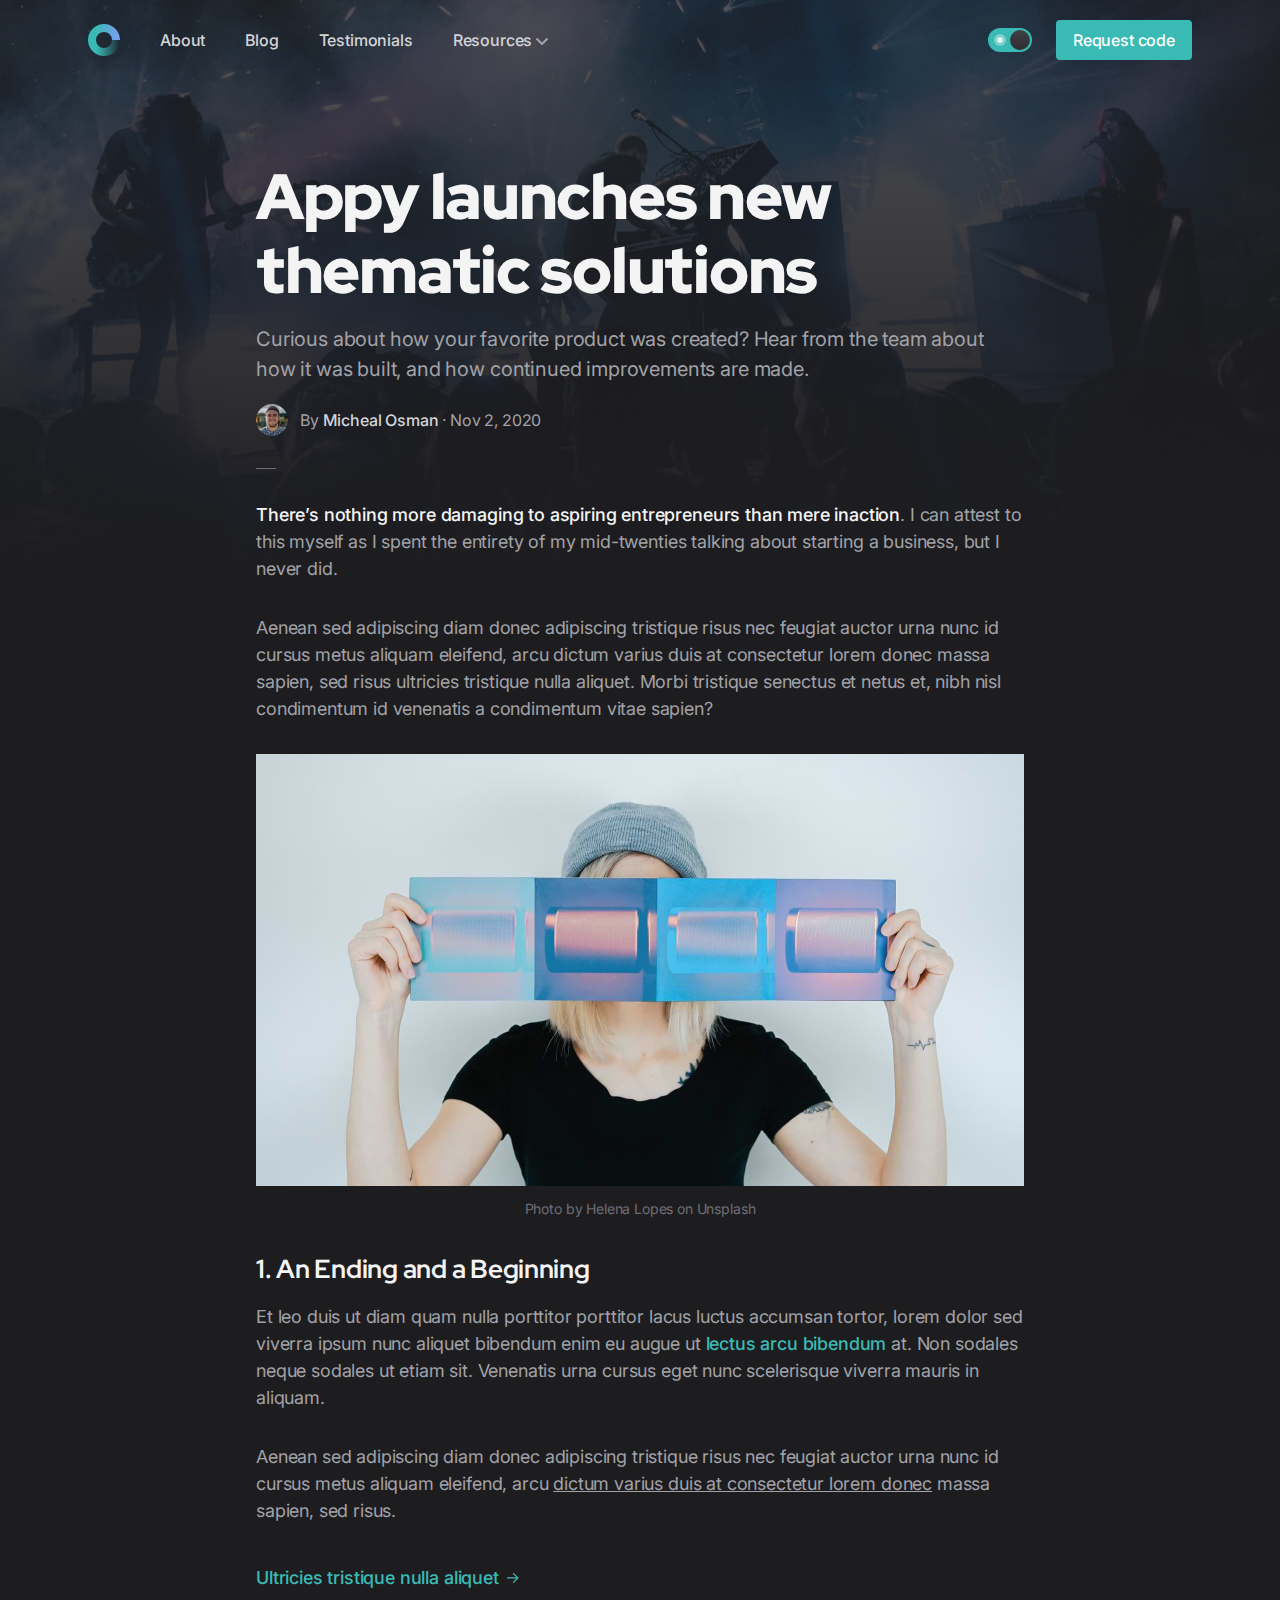
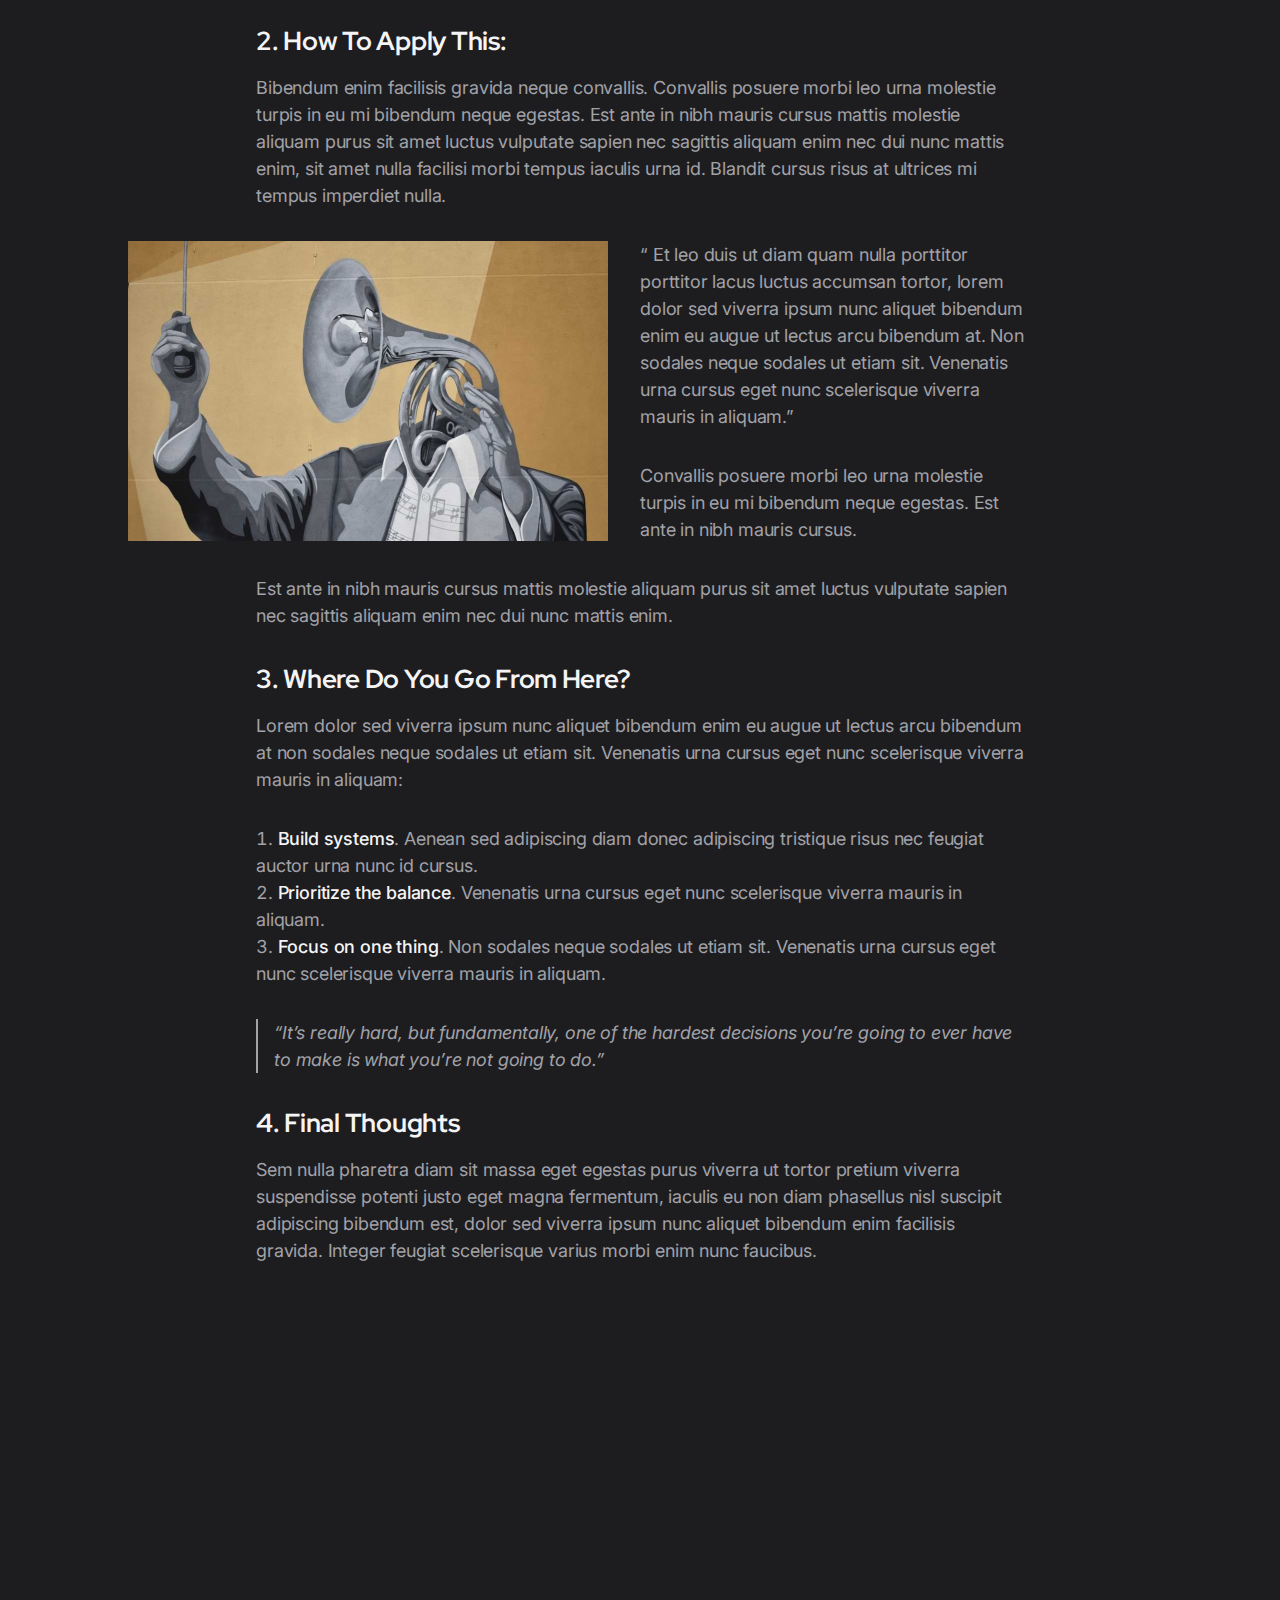
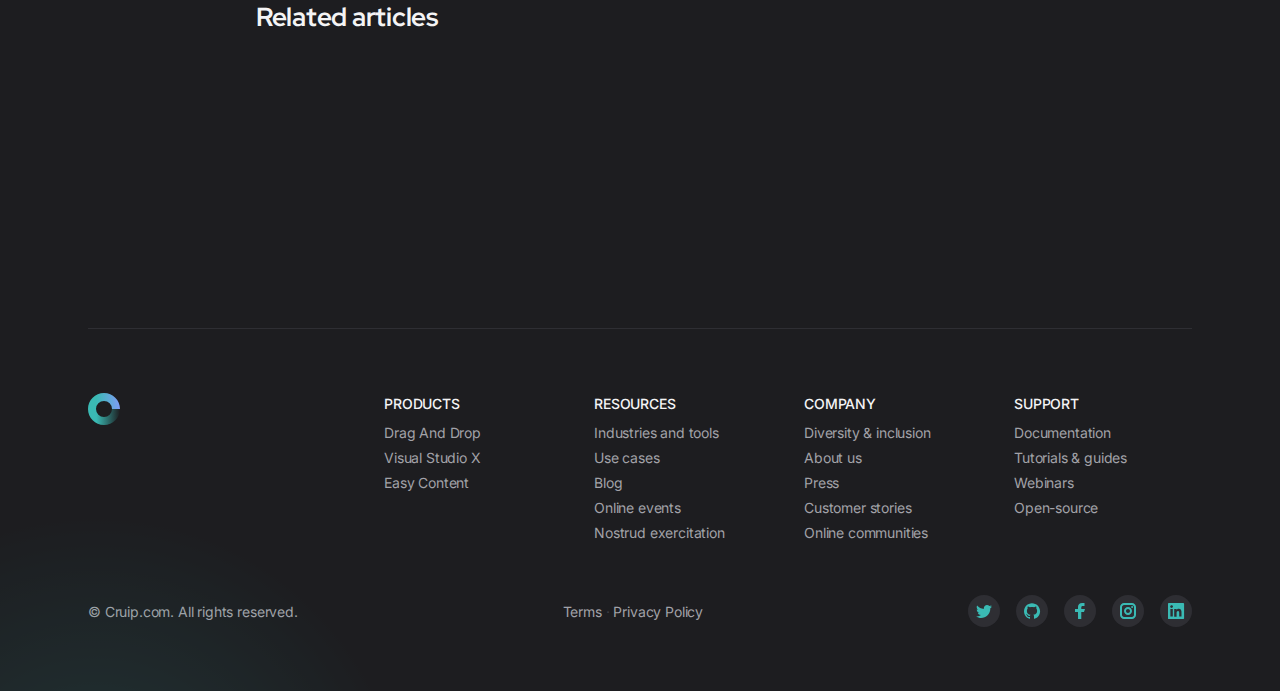
<file: blog-post.html>
<!doctype html>
<html lang="en" class="">

<head>
    <meta charset="utf-8">
    <title>Blog Post - Appy Demo</title>
    <meta name="viewport" content="width=device-width,initial-scale=1">
    <link href="./css/vendors/aos.css" rel="stylesheet">
    <link href="./style.css" rel="stylesheet">
    <script>
    if (localStorage.getItem('dark-mode') == 'true' || !('dark-mode' in localStorage)) {
        document.querySelector('html').classList.add('dark');
    } else {
        document.querySelector('html').classList.remove('dark');
    }        
    </script>
</head>

<body class="font-inter antialiased bg-white text-gray-900 dark:bg-gray-900 dark:text-gray-100 tracking-tight">

    <!-- Page wrapper -->
    <div class="flex flex-col min-h-screen overflow-hidden">

        <!-- Site header -->
        <header class="absolute w-full z-30">
            <div class="max-w-6xl mx-auto px-4 sm:px-6">
                <div class="flex items-center justify-between h-20">

                    <!-- Site branding -->
                    <div class="shrink-0 mr-5">
                        <!-- Logo -->
                        <a class="block" href="index.html" aria-label="Cruip">
                            <svg class="w-8 h-8" viewBox="0 0 32 32" xmlns="http://www.w3.org/2000/svg">
                                <defs>
                                    <linearGradient x1="26%" y1="100%" x2="100%" y2="100%" id="logo_a">
                                        <stop stop-color="#3ABAB4" offset="0%" />
                                        <stop stop-color="#7F9CF5" offset="100%" />
                                    </linearGradient>
                                    <linearGradient x1="26%" y1="100%" x2="100%" y2="100%" id="logo_b">
                                        <stop stop-color="#3ABAB4" offset="0%" />
                                        <stop stop-color="#3ABAB4" stop-opacity="0" offset="100%" />
                                    </linearGradient>
                                </defs>
                                <path d="M32 16h-8a8 8 0 10-16 0H0C0 7.163 7.163 0 16 0s16 7.163 16 16z" fill="url(#logo_a)" />
                                <path d="M32 16c0 8.837-7.163 16-16 16S0 24.837 0 16h8a8 8 0 1016 0h8z" fill="url(#logo_b)" />
                            </svg>
                        </a>
                    </div>

                    <!-- Desktop navigation -->
                    <nav class="hidden md:flex md:grow">

                        <!-- Desktop menu links -->
                        <ul class="flex grow flex-wrap items-center font-medium">
                            <li>
                                <a class="text-gray-600 hover:text-gray-900 dark:text-gray-300 dark:hover:text-gray-100 px-5 py-2 flex items-center transition duration-150 ease-in-out" href="about.html">About</a>
                            </li>
                            <li>
                                <a class="text-gray-600 hover:text-gray-900 dark:text-gray-300 dark:hover:text-gray-100 px-5 py-2 flex items-center transition duration-150 ease-in-out" href="blog.html">Blog</a>
                            </li>
                            <li>
                                <a class="text-gray-600 hover:text-gray-900 dark:text-gray-300 dark:hover:text-gray-100 px-5 py-2 flex items-center transition duration-150 ease-in-out" href="testimonials.html">Testimonials</a>
                            </li>
                            <!-- 1st level: hover -->
                            <li
                                class="relative"
                                x-data="{ open: false }"
                                @mouseenter="open = true"
                                @mouseleave="open = false"
                            >
                                <a
                                    class="text-gray-600 hover:text-gray-900 dark:text-gray-300 dark:hover:text-gray-100 px-5 py-2 flex items-center transition duration-150 ease-in-out"
                                    href="#0"
                                    aria-haspopup="true"
                                    :aria-expanded="open"
                                    @focus="open = true"
                                    @focusout="open = false"
                                    @click.prevent
                                >
                                    Resources
                                    <svg class="w-3 h-3 fill-current text-gray-400 cursor-pointer ml-1 shrink-0" viewBox="0 0 12 12" xmlns="http://www.w3.org/2000/svg">
                                        <path d="M10.28 4.305L5.989 8.598 1.695 4.305A1 1 0 00.28 5.72l5 5a1 1 0 001.414 0l5-5a1 1 0 10-1.414-1.414z" />
                                    </svg>
                                </a>
                                <!-- 2nd level: hover -->
                                <ul
                                    class="origin-top-right absolute top-full left-0 w-40 bg-white dark:bg-gray-800 shadow-lg py-2 ml-4 rounded"
                                    x-show="open"
                                    x-transition:enter="transition ease-out duration-200 transform"
                                    x-transition:enter-start="opacity-0 -translate-y-2"
                                    x-transition:enter-end="opacity-100 translate-y-0"
                                    x-transition:leave="transition ease-out duration-200"
                                    x-transition:leave-start="opacity-100"
                                    x-transition:leave-end="opacity-0"
                                    x-cloak
                                >
                                    <li>
                                        <a class="text-sm text-gray-600 dark:text-gray-400 hover:text-teal-500 dark:hover:text-teal-500 flex py-2 px-4 leading-tight" href="help.html" @focus="open = true" @focusout="open = false">Help center</a>
                                    </li>
                                    <li>
                                        <a class="text-sm text-gray-600 dark:text-gray-400 hover:text-teal-500 dark:hover:text-teal-500 flex py-2 px-4 leading-tight" href="404.html" @focus="open = true" @focusout="open = false">404</a>
                                    </li>
                                </ul>
                            </li>
                        </ul>

                        <!-- Desktop lights switch -->
                        <div class="form-switch flex flex-col justify-center ml-3">
                            <input type="checkbox" name="light-switch" id="light-switch-desktop" class="light-switch sr-only" />
                            <label class="relative" for="light-switch-desktop">
                                <span class="relative bg-gradient-to-t from-gray-100 to-white dark:from-gray-800 dark:to-gray-700 shadow-sm z-10" aria-hidden="true"></span>
                                <svg class="absolute inset-0" width="44" height="24" viewBox="0 0 44 24" xmlns="http://www.w3.org/2000/svg">
                                    <g class="fill-current text-white" fill-rule="nonzero" opacity=".88">
                                        <path d="M32 8a.5.5 0 00.5-.5v-1a.5.5 0 10-1 0v1a.5.5 0 00.5.5zM35.182 9.318a.5.5 0 00.354-.147l.707-.707a.5.5 0 00-.707-.707l-.707.707a.5.5 0 00.353.854zM37.5 11.5h-1a.5.5 0 100 1h1a.5.5 0 100-1zM35.536 14.829a.5.5 0 00-.707.707l.707.707a.5.5 0 00.707-.707l-.707-.707zM32 16a.5.5 0 00-.5.5v1a.5.5 0 101 0v-1a.5.5 0 00-.5-.5zM28.464 14.829l-.707.707a.5.5 0 00.707.707l.707-.707a.5.5 0 00-.707-.707zM28 12a.5.5 0 00-.5-.5h-1a.5.5 0 100 1h1a.5.5 0 00.5-.5zM28.464 9.171a.5.5 0 00.707-.707l-.707-.707a.5.5 0 00-.707.707l.707.707z" />
                                        <circle cx="32" cy="12" r="3" />
                                        <circle fill-opacity=".4" cx="12" cy="12" r="6" />
                                        <circle fill-opacity=".88" cx="12" cy="12" r="3" />
                                    </g>
                                </svg>
                                <span class="sr-only">Switch to light / dark version</span>
                            </label>
                        </div>

                        <!-- Desktop CTA on the right -->
                        <ul class="flex justify-end flex-wrap items-center">
                            <li>
                                <a class="btn-sm text-white bg-teal-500 hover:bg-teal-400 ml-6" href="contact.html">Request code</a>
                            </li>
                        </ul>

                    </nav>
                    
                    <!-- Mobile menu -->
                    <div class="inline-flex md:hidden" x-data="{ expanded: false }">

                        <!-- Mobile lights switch -->
                        <div class="form-switch flex flex-col justify-center mr-6">
                            <input type="checkbox" name="light-switch" id="light-switch-mobile" class="light-switch sr-only" />
                            <label class="relative" for="light-switch-mobile">
                                <span class="relative bg-gradient-to-t from-gray-100 to-white dark:from-gray-800 dark:to-gray-700 shadow-sm z-10" aria-hidden="true"></span>
                                <svg class="absolute inset-0" width="44" height="24" viewBox="0 0 44 24" xmlns="http://www.w3.org/2000/svg">
                                    <g class="fill-current text-white" fill-rule="nonzero" opacity=".88">
                                        <path d="M32 8a.5.5 0 00.5-.5v-1a.5.5 0 10-1 0v1a.5.5 0 00.5.5zM35.182 9.318a.5.5 0 00.354-.147l.707-.707a.5.5 0 00-.707-.707l-.707.707a.5.5 0 00.353.854zM37.5 11.5h-1a.5.5 0 100 1h1a.5.5 0 100-1zM35.536 14.829a.5.5 0 00-.707.707l.707.707a.5.5 0 00.707-.707l-.707-.707zM32 16a.5.5 0 00-.5.5v1a.5.5 0 101 0v-1a.5.5 0 00-.5-.5zM28.464 14.829l-.707.707a.5.5 0 00.707.707l.707-.707a.5.5 0 00-.707-.707zM28 12a.5.5 0 00-.5-.5h-1a.5.5 0 100 1h1a.5.5 0 00.5-.5zM28.464 9.171a.5.5 0 00.707-.707l-.707-.707a.5.5 0 00-.707.707l.707.707z" />
                                        <circle cx="32" cy="12" r="3" />
                                        <circle fill-opacity=".4" cx="12" cy="12" r="6" />
                                        <circle fill-opacity=".88" cx="12" cy="12" r="3" />
                                    </g>
                                </svg>
                                <span class="sr-only">Switch to light / dark version</span>
                            </label>
                        </div>

                        <!-- Hamburger button -->
                        <button
                            class="hamburger"
                            :class="{ 'active': expanded }"
                            @click.stop="expanded = !expanded"
                            aria-controls="mobile-nav"
                            :aria-expanded="expanded"
                        >
                            <span class="sr-only">Menu</span>
                            <svg class="w-6 h-6 fill-current text-gray-900 hover:text-gray-900 dark:text-gray-300 dark:hover:text-gray-100 transition duration-150 ease-in-out" viewBox="0 0 24 24" xmlns="http://www.w3.org/2000/svg">
                                <rect y="4" width="24" height="2" rx="1" />
                                <rect y="11" width="24" height="2" rx="1" />
                                <rect y="18" width="24" height="2" rx="1" />
                            </svg>
                        </button>

                        <!-- Mobile navigation -->
                        <nav
                            id="mobile-nav"
                            class="fixed top-0 h-screen z-20 left-0 w-full max-w-sm -ml-16 overflow-scroll bg-white dark:bg-gray-900 shadow-lg no-scrollbar"
                            @click.outside="expanded = false"
                            @keydown.escape.window="expanded = false"
                            x-show="expanded"
                            x-transition:enter="transition ease-out duration-200 transform"
                            x-transition:enter-start="opacity-0 -translate-x-full"
                            x-transition:enter-end="opacity-100 translate-x-0"
                            x-transition:leave="transition ease-out duration-200"
                            x-transition:leave-start="opacity-100"
                            x-transition:leave-end="opacity-0"
                            x-cloak
                        >
                            <div class="py-6 pr-4 pl-20">
                                <!-- Logo -->
                                <a class="inline-block mb-4" href="index.html" aria-label="Cruip">
                                    <svg class="w-8 h-8" viewBox="0 0 32 32" xmlns="http://www.w3.org/2000/svg">
                                        <defs>
                                            <linearGradient x1="26%" y1="100%" x2="100%" y2="100%" id="menulogo_a">
                                                <stop stop-color="#3ABAB4" offset="0%" />
                                                <stop stop-color="#7F9CF5" offset="100%" />
                                            </linearGradient>
                                            <linearGradient x1="26%" y1="100%" x2="100%" y2="100%" id="menulogo_b">
                                                <stop stop-color="#3ABAB4" offset="0%" />
                                                <stop stop-color="#3ABAB4" stop-opacity="0" offset="100%" />
                                            </linearGradient>
                                        </defs>
                                        <path d="M32 16h-8a8 8 0 10-16 0H0C0 7.163 7.163 0 16 0s16 7.163 16 16z" fill="url(#menulogo_a)" />
                                        <path d="M32 16c0 8.837-7.163 16-16 16S0 24.837 0 16h8a8 8 0 1016 0h8z" fill="url(#menulogo_b)" />
                                    </svg>
                                </a>
                                <!-- Links -->
                                <ul>
                                    <li>
                                        <a class="flex text-gray-600 hover:text-gray-900 dark:text-gray-300 dark:hover:text-gray-100 py-2" href="about.html">About</a>
                                    </li>
                                    <li>
                                        <a class="flex text-gray-600 hover:text-gray-900 dark:text-gray-300 dark:hover:text-gray-100 py-2" href="blog.html">Blog</a>
                                    </li>
                                    <li>
                                        <a class="flex text-gray-600 hover:text-gray-900 dark:text-gray-300 dark:hover:text-gray-100 py-2" href="testimonials.html">Testimonials</a>
                                    </li>
                                    <li class="py-2 my-2 border-t border-b border-gray-200 dark:border-gray-800">
                                        <span class="flex text-gray-600 dark:text-gray-400 py-2">Resources</span>
                                        <ul class="pl-4">
                                            <li>
                                                <a class="text-sm flex font-medium text-gray-600 hover:text-gray-900 dark:text-gray-400 dark:hover:text-gray-100 py-2" href="help.html">Help center</a>
                                            </li>
                                            <li>
                                                <a class="text-sm flex font-medium text-gray-600 hover:text-gray-900 dark:text-gray-400 dark:hover:text-gray-100 py-2" href="404.html">404</a>
                                            </li>
                                        </ul>
                                    </li>
                                    <li>
                                        <a class="font-medium w-full inline-flex items-center justify-center border border-transparent px-4 py-2 my-2 rounded text-white bg-teal-500 hover:bg-teal-400 transition duration-150 ease-in-out" href="contact.html">Request code</a>
                                    </li>
                                </ul>
                            </div>
                        </nav>

                    </div>

                </div>
            </div>
        </header>

        <!-- Page content -->
        <main class="grow">
            
            <!-- Blog post -->
            <section class="relative">

                <!-- Background image -->
                <div class="absolute inset-0 h-128 pt-16 box-content">
                    <img class="absolute inset-0 w-full h-full object-cover opacity-25" src="./images/hero-bg.jpg" width="1440" height="577" alt="About" />
                    <div class="absolute inset-0 bg-gradient-to-t from-white dark:from-gray-900" aria-hidden="true"></div>
                </div>

                <div class="relative max-w-6xl mx-auto px-4 sm:px-6">
                    <div class="pt-32 pb-12 md:pt-40 md:pb-20">
                        <div class="max-w-3xl mx-auto">

                            <article>

                                <!-- Article header -->
                                <header class="mb-8">
                                    <!-- Title and excerpt -->
                                    <div class="text-center md:text-left">
                                        <h1 class="h1 font-red-hat-display mb-4" data-aos="fade-down">Appy launches new thematic solutions</h1>
                                        <p class="text-xl text-gray-600 dark:text-gray-400" data-aos="fade-down" data-aos-delay="150">Curious about how your favorite product was created? Hear from the team about how it was built, and how continued improvements are made.</p>
                                    </div>
                                    <!-- Article meta -->
                                    <div class="md:flex md:items-center md:justify-between mt-5">
                                        <!-- Author meta -->
                                        <div class="flex items-center justify-center" data-aos="fade-down" data-aos-delay="300">
                                            <a href="#0">
                                                <img class="rounded-full shrink-0 mr-3" src="./images/news-author-01.jpg" width="32" height="32" alt="Author 04" />
                                            </a>
                                            <div>
                                                <span class="text-gray-600 dark:text-gray-400">By </span>
                                                <a class="font-medium text-gray-800 dark:text-gray-300 hover:underline" href="#0">Micheal Osman</a>
                                                <span class="text-gray-600 dark:text-gray-400"> · Nov 2, 2020</span>
                                            </div>
                                        </div>
                                    </div>
                                </header>
                                <hr class="w-5 h-px pt-px bg-gray-400 dark:bg-gray-500 border-0 mb-8" data-aos="fade-down" data-aos-delay="450" />

                                <!-- Article content -->
                                <div class="text-lg text-gray-600 dark:text-gray-400" data-aos="fade-up" data-aos-delay="450">
                                    <p class="mb-8">
                                        <strong class="font-medium text-gray-900 dark:text-gray-100">There’s nothing more damaging to aspiring entrepreneurs than mere inaction</strong>. I can attest to this myself as I spent the entirety of my mid-twenties talking about starting a business, but I never did.
                                    </p>
                                    <p class="mb-8">
                                        Aenean sed adipiscing diam donec adipiscing tristique risus nec feugiat auctor urna nunc id cursus metus aliquam eleifend, arcu dictum varius duis at consectetur lorem donec massa sapien, sed risus ultricies tristique nulla aliquet. Morbi tristique senectus et netus et, nibh nisl condimentum id venenatis a condimentum vitae sapien?
                                    </p>
                                    <figure class="mb-8">
                                        <img class="w-full" src="./images/news-inner-image.jpg" width="768" height="432" alt="News inner" />
                                        <figcaption class="text-sm text-center text-gray-500 mt-3">Photo by Helena Lopes on Unsplash</figcaption>  
                                    </figure>
                                    <h3 class="h4 font-red-hat-display mb-4 text-gray-900 dark:text-gray-100">1. An Ending and a Beginning</h3>
                                    <p class="mb-8">
                                        Et leo duis ut diam quam nulla porttitor porttitor lacus luctus accumsan tortor, lorem dolor sed viverra ipsum nunc aliquet bibendum enim eu augue ut <a class="font-medium text-teal-500 hover:underline" href="#0">lectus arcu bibendum</a> at. Non sodales neque sodales ut etiam sit. Venenatis urna cursus eget nunc scelerisque viverra mauris in aliquam.
                                    </p>
                                    <p class="mb-8">
                                        Aenean sed adipiscing diam donec adipiscing tristique risus nec feugiat auctor urna nunc id cursus metus aliquam eleifend, arcu <u class="underline">dictum varius duis at consectetur lorem donec</u> massa sapien, sed risus.
                                    </p>
                                    <p class="mb-8">
                                        <a class="inline-flex items-center font-medium text-teal-500 hover:underline mt-2" href="#0">
                                            <span>Ultricies tristique nulla aliquet</span>
                                            <svg class="w-3 h-3 shrink-0 mt-px ml-2" viewBox="0 0 12 12" xmlns="http://www.w3.org/2000/svg">
                                                <path class="fill-current" d="M6.602 11l-.875-.864L9.33 6.534H0v-1.25h9.33L5.727 1.693l.875-.875 5.091 5.091z" />
                                            </svg>
                                        </a>
                                    </p>
                                    <h3 class="h4 font-red-hat-display mb-4 text-gray-900 dark:text-gray-100">2. How To Apply This:</h3>
                                    <p class="mb-8">
                                        Bibendum enim facilisis gravida neque convallis. Convallis posuere morbi leo urna molestie turpis in eu mi bibendum neque egestas. Est ante in nibh mauris cursus mattis molestie aliquam purus sit amet luctus vulputate sapien nec sagittis aliquam enim nec dui nunc mattis enim, sit amet nulla facilisi morbi tempus iaculis urna id. Blandit cursus risus at ultrices mi tempus imperdiet nulla.
                                    </p>
                                    <figure class="mb-8 md:float-left md:max-w-sm md:mr-8 lg:max-w-none lg:-ml-32">
                                        <img class="mx-auto" src="./images/news-inner-image-left.jpg" width="480" height="300" alt="News inner left" />
                                    </figure>
                                    <p class="mb-8">
                                        “ Et leo duis ut diam quam nulla porttitor porttitor lacus luctus accumsan tortor, lorem dolor sed viverra ipsum nunc aliquet bibendum enim eu augue ut lectus arcu bibendum at. Non sodales neque sodales ut etiam sit. Venenatis urna cursus eget nunc scelerisque viverra mauris in aliquam.”
                                    </p>
                                    <p class="mb-8">
                                        Convallis posuere morbi leo urna molestie turpis in eu mi bibendum neque egestas. Est ante in nibh mauris cursus.
                                    </p>
                                    <p class="mb-8">
                                        Est ante in nibh mauris cursus mattis molestie aliquam purus sit amet luctus vulputate sapien nec sagittis aliquam enim nec dui nunc mattis enim.
                                    </p>
                                    <h3 class="h4 font-red-hat-display mb-4 text-gray-900 dark:text-gray-100">3. Where Do You Go From Here?</h3>
                                    <p class="mb-8">
                                        Lorem dolor sed viverra ipsum nunc aliquet bibendum enim eu augue ut lectus arcu bibendum at non sodales neque sodales ut etiam sit. Venenatis urna cursus eget nunc scelerisque viverra mauris in aliquam:
                                    </p>
                                    <ul class="list-decimal list-inside mb-8">
                                        <li><strong class="font-medium text-gray-900 dark:text-gray-100">Build systems</strong>. Aenean sed adipiscing diam donec adipiscing tristique risus nec feugiat auctor urna nunc id cursus.</li>
                                        <li><strong class="font-medium text-gray-900 dark:text-gray-100">Prioritize the balance</strong>. Venenatis urna cursus eget nunc scelerisque viverra mauris in aliquam.</li>
                                        <li><strong class="font-medium text-gray-900 dark:text-gray-100">Focus on one thing</strong>. Non sodales neque sodales ut etiam sit. Venenatis urna cursus eget nunc scelerisque viverra mauris in aliquam.</li>
                                    </ul>
                                    <blockquote class="italic pl-4 border-l-2 border-teal-500 dark:border-gray-400 mb-8">
                                        “It’s really hard, but fundamentally, one of the hardest decisions you’re going to ever have to make is what you’re not going to do.”
                                    </blockquote>
                                    <h3 class="h4 font-red-hat-display mb-4 text-gray-900 dark:text-gray-100">4. Final Thoughts</h3>
                                    <p class="mb-8">
                                        Sem nulla pharetra diam sit massa eget egestas purus viverra ut tortor pretium viverra suspendisse potenti justo eget magna fermentum, iaculis eu non diam phasellus nisl suscipit adipiscing bibendum est, dolor sed viverra ipsum nunc aliquet bibendum enim facilisis gravida. Integer feugiat scelerisque varius morbi enim nunc faucibus.
                                    </p>
                                </div>

                                <!-- Article footer -->
                                <footer>
                                    <!-- Newsletter module -->
                                    <div class="dark bg-gray-800 py-8 px-8 md:py-12 md:px-12 text-center text-gray-100" data-aos="fade-down">
                                        <div class="text-xl font-medium mb-6">Sign up to our newsletter for more articles like this.</div>
                                        <form>
                                            <div class="relative flex flex-col sm:flex-row justify-center max-w-xs mx-auto sm:max-w-sm sm:px-4">
                                                <input type="email" class="form-input w-full px-4 py-2 mb-2 sm:mb-0 sm:mr-2" placeholder="Your email" aria-label="Your email" />
                                                <a class="btn-sm text-white bg-teal-500 hover:bg-teal-400 shrink-0" href="#0">Subscribe</a>
                                                <svg class="hidden sm:block absolute left-full -mt-3" width="42" height="44" viewBox="0 0 42 44" xmlns="http://www.w3.org/2000/svg" aria-hidden="true">
                                                    <path class="fill-current text-gray-600" d="M6.226 39.073l9.71 2.172-.436 1.951-13.436-3.004-1.735-.388 1.232-1.281 9.545-9.923 1.441 1.387-6.898 7.171 7.737-2.329C25.946 29.254 34.831 17.909 40.043.71l1.914.58c-5.378 17.746-14.651 29.572-27.818 35.393l-.117.043-7.796 2.347z" />
                                                </svg>
                                            </div>
                                            <!-- Success message -->
                                            <!-- <p class="text-sm mt-2 opacity-80">Thanks for subscribing!</p> -->
                                            <p class="text-sm text-gray-400 italic mt-3">No spam. No ads. Only great content.</p>
                                        </form>
                                    </div>
                                </footer>

                            </article>

                        </div>
                        
                    </div>
                </div>
            </section>

            <!-- Related posts -->
            <aside>
                <div class="relative max-w-6xl mx-auto px-4 sm:px-6">
                    <div class="pb-12 md:pb-20">
                        <div class="max-w-3xl mx-auto">

                            <h4 class="h4 font-red-hat-display mb-8">Related articles</h4>

                            <!-- Articles container -->
                            <div class="grid gap-4 sm:gap-6 sm:grid-cols-2" data-aos-id-relposts>

                                <!-- 1st article -->
                                <article class="relative group p-6 text-white" data-aos="fade-down" data-aos-anchor="[data-aos-id-relposts]">
                                    <figure>
                                        <img class="absolute inset-0 w-full h-full object-cover opacity-50 group-hover:opacity-75 transition duration-700 ease-out" src="./images/related-post-01.jpg" width="372" height="182" alt="Related post 01" />
                                        <div class="absolute inset-0 bg-teal-500 opacity-75 group-hover:opacity-50 transition duration-700 ease-out" aria-hidden="true"></div>
                                    </figure>
                                    <div class="relative flex flex-col h-full">
                                        <header class="grow">
                                            <a class="hover:underline" href="blog-post.html">
                                                <h3 class="text-lg font-red-hat-display font-bold tracking-tight mb-2">
                                                    How to talk about yourself in the best possible way
                                                </h3>
                                            </a>
                                            <div class="text-sm opacity-80">Nov 16, 2020</div>
                                        </header>
                                        <footer>
                                            <!-- Author meta -->
                                            <div class="flex items-center text-sm mt-5">
                                                <a href="#0">
                                                    <img class="rounded-full shrink-0 mr-3" src="./images/news-author-04.jpg" width="32" height="32" alt="Author 04" />
                                                </a>
                                                <div>
                                                    <span class="opacity-75">By </span>
                                                    <a class="font-medium hover:underline" href="#0">Mari Champ</a>
                                                </div>
                                            </div>
                                        </footer>
                                    </div>
                                </article>

                                <!-- 2nd article -->
                                <article class="relative group p-6 text-white" data-aos="fade-down" data-aos-anchor="[data-aos-id-relposts]" data-aos-delay="200">
                                    <figure>
                                        <img class="absolute inset-0 w-full h-full object-cover opacity-50 group-hover:opacity-75 transition duration-700 ease-out" src="./images/related-post-02.jpg" width="372" height="182" alt="Related post 02" />
                                        <div class="absolute inset-0 bg-purple-500 opacity-75 group-hover:opacity-50 transition duration-700 ease-out" aria-hidden="true"></div>
                                    </figure>
                                    <div class="relative flex flex-col h-full">
                                        <header class="grow">
                                            <a class="hover:underline" href="blog-post.html">
                                                <h3 class="text-lg font-red-hat-display font-bold tracking-tight mb-2">
                                                    How I Park Inc make $5,000 every month by sellings gifts
                                                </h3>
                                            </a>
                                            <div class="text-sm opacity-80">Nov 12, 2020</div>
                                        </header>
                                        <footer>
                                            <!-- Author meta -->
                                            <div class="flex items-center text-sm mt-5">
                                                <a href="#0">
                                                    <img class="rounded-full shrink-0 mr-3" src="./images/news-author-03.jpg" width="32" height="32" alt="Author 03" />
                                                </a>
                                                <div>
                                                    <span class="opacity-75">By </span>
                                                    <a class="font-medium hover:underline" href="#0">Lisa Allison Champ</a>
                                                </div>
                                            </div>
                                        </footer>
                                    </div>
                                </article>

                            </div>
                        </div>
                    </div>
                </div>
            </aside>

        </main>

        <!-- Site footer -->
        <footer class="relative">
            <div class="max-w-6xl mx-auto px-4 sm:px-6">
                <div class="py-12 md:py-16 border-t border-gray-200 dark:border-gray-800 -mt-px">

                    <!-- Footer illustration -->
                    <div class="pointer-events-none -z-1" aria-hidden="true">
                        <svg class="absolute bottom-0 left-0 transform -translate-x-1/2 ml-24 dark:opacity-40" width="800" height="264" fill="none" xmlns="http://www.w3.org/2000/svg">
                            <circle cx="400" cy="400" r="400" fill="url(#footerglow_paint0_radial)" fill-opacity=".4" />
                            <defs>
                                <radialGradient id="footerglow_paint0_radial" cx="0" cy="0" r="1" gradientUnits="userSpaceOnUse" gradientTransform="rotate(90 0 400) scale(315.089)">
                                    <stop stop-color="#3ABAB4" />
                                    <stop offset="1" stop-color="#3ABAB4" stop-opacity=".01" />
                                </radialGradient>
                            </defs>
                        </svg>
                    </div>

                    <!-- Top area: Blocks -->
                    <div class="grid md:grid-cols-12 gap-8 lg:gap-20 mb-8 md:mb-12">

                        <!-- 1st block -->
                        <div class="md:col-span-2 lg:col-span-3">
                            <!-- Logo -->
                            <a class="inline-block" href="index.html" aria-label="Cruip">
                                <svg class="w-8 h-8" viewBox="0 0 32 32" xmlns="http://www.w3.org/2000/svg">
                                    <defs>
                                        <linearGradient x1="26%" y1="100%" x2="100%" y2="100%" id="flogo_a">
                                            <stop stop-color="#3ABAB4" offset="0%" />
                                            <stop stop-color="#7F9CF5" offset="100%" />
                                        </linearGradient>
                                        <linearGradient x1="26%" y1="100%" x2="100%" y2="100%" id="flogo_b">
                                            <stop stop-color="#3ABAB4" offset="0%" />
                                            <stop stop-color="#3ABAB4" stop-opacity="0" offset="100%" />
                                        </linearGradient>
                                    </defs>
                                    <path d="M32 16h-8a8 8 0 10-16 0H0C0 7.163 7.163 0 16 0s16 7.163 16 16z" fill="url(#flogo_a)" />
                                    <path d="M32 16c0 8.837-7.163 16-16 16S0 24.837 0 16h8a8 8 0 1016 0h8z" fill="url(#flogo_b)" />
                                </svg>
                            </a>
                        </div>

                        <!-- 2nd, 3rd, 4th and 5th blocks -->
                        <div class="md:col-span-10 lg:col-span-9 grid grid-cols-2 md:grid-cols-4 gap-8">

                            <!-- 2nd block -->
                            <div class="text-sm">
                                <h6 class="font-medium uppercase mb-2">Products</h6>
                                <ul>
                                    <li class="mb-1">
                                        <a class="text-gray-600 dark:text-gray-400 hover:underline transition duration-150 ease-in-out" href="#0">Drag And Drop</a>
                                    </li>
                                    <li class="mb-1">
                                        <a class="text-gray-600 dark:text-gray-400 hover:underline transition duration-150 ease-in-out" href="#0">Visual Studio X</a>
                                    </li>
                                    <li class="mb-1">
                                        <a class="text-gray-600 dark:text-gray-400 hover:underline transition duration-150 ease-in-out" href="#0">Easy Content</a>
                                    </li>
                                </ul>
                            </div>

                            <!-- 3rd block -->
                            <div class="text-sm">
                                <h6 class="font-medium uppercase mb-2">Resources</h6>
                                <ul>
                                    <li class="mb-1">
                                        <a class="text-gray-600 dark:text-gray-400 hover:underline transition duration-150 ease-in-out" href="#0">Industries and tools</a>
                                    </li>
                                    <li class="mb-1">
                                        <a class="text-gray-600 dark:text-gray-400 hover:underline transition duration-150 ease-in-out" href="#0">Use cases</a>
                                    </li>
                                    <li class="mb-1">
                                        <a class="text-gray-600 dark:text-gray-400 hover:underline transition duration-150 ease-in-out" href="#0">Blog</a>
                                    </li>
                                    <li class="mb-1">
                                        <a class="text-gray-600 dark:text-gray-400 hover:underline transition duration-150 ease-in-out" href="#0">Online events</a>
                                    </li>
                                    <li class="mb-1">
                                        <a class="text-gray-600 dark:text-gray-400 hover:underline transition duration-150 ease-in-out" href="#0">Nostrud exercitation</a>
                                    </li>
                                </ul>
                            </div>

                            <!-- 4th block -->
                            <div class="text-sm">
                                <h6 class="font-medium uppercase mb-2">Company</h6>
                                <ul>
                                    <li class="mb-1">
                                        <a class="text-gray-600 dark:text-gray-400 hover:underline transition duration-150 ease-in-out" href="#0">Diversity & inclusion</a>
                                    </li>
                                    <li class="mb-1">
                                        <a class="text-gray-600 dark:text-gray-400 hover:underline transition duration-150 ease-in-out" href="#0">About us</a>
                                    </li>
                                    <li class="mb-1">
                                        <a class="text-gray-600 dark:text-gray-400 hover:underline transition duration-150 ease-in-out" href="#0">Press</a>
                                    </li>
                                    <li class="mb-1">
                                        <a class="text-gray-600 dark:text-gray-400 hover:underline transition duration-150 ease-in-out" href="#0">Customer stories</a>
                                    </li>
                                    <li class="mb-1">
                                        <a class="text-gray-600 dark:text-gray-400 hover:underline transition duration-150 ease-in-out" href="#0">Online communities</a>
                                    </li>
                                </ul>
                            </div>

                            <!-- 5th block -->
                            <div class="text-sm">
                                <h6 class="font-medium uppercase mb-2">Support</h6>
                                <ul>
                                    <li class="mb-1">
                                        <a class="text-gray-600 dark:text-gray-400 hover:underline transition duration-150 ease-in-out" href="#0">Documentation</a>
                                    </li>
                                    <li class="mb-1">
                                        <a class="text-gray-600 dark:text-gray-400 hover:underline transition duration-150 ease-in-out" href="#0">Tutorials & guides</a>
                                    </li>
                                    <li class="mb-1">
                                        <a class="text-gray-600 dark:text-gray-400 hover:underline transition duration-150 ease-in-out" href="#0">Webinars</a>
                                    </li>
                                    <li class="mb-1">
                                        <a class="text-gray-600 dark:text-gray-400 hover:underline transition duration-150 ease-in-out" href="#0">Open-source</a>
                                    </li>
                                </ul>
                            </div>

                        </div>

                    </div>

                    <!-- Bottom area -->
                    <div class="md:flex md:items-center md:justify-between">

                        <!-- Social links -->
                        <ul class="flex mb-4 md:order-2 md:ml-4 md:mb-0">
                            <li>
                                <a class="flex justify-center items-center text-white bg-teal-500 dark:text-teal-500 dark:bg-gray-800 hover:underline hover:bg-teal-600 rounded-full transition duration-150 ease-in-out" href="#0" aria-label="Twitter">
                                    <svg class="w-8 h-8 fill-current" viewBox="0 0 32 32" xmlns="http://www.w3.org/2000/svg">
                                        <path d="M24 11.5c-.6.3-1.2.4-1.9.5.7-.4 1.2-1 1.4-1.8-.6.4-1.3.6-2.1.8-.6-.6-1.5-1-2.4-1-1.7 0-3.2 1.5-3.2 3.3 0 .3 0 .5.1.7-2.7-.1-5.2-1.4-6.8-3.4-.3.5-.4 1-.4 1.7 0 1.1.6 2.1 1.5 2.7-.5 0-1-.2-1.5-.4 0 1.6 1.1 2.9 2.6 3.2-.3.1-.6.1-.9.1-.2 0-.4 0-.6-.1.4 1.3 1.6 2.3 3.1 2.3-1.1.9-2.5 1.4-4.1 1.4H8c1.5.9 3.2 1.5 5 1.5 6 0 9.3-5 9.3-9.3v-.4c.7-.5 1.3-1.1 1.7-1.8z" />
                                    </svg>
                                </a>
                            </li>
                            <li class="ml-4">
                                <a class="flex justify-center items-center text-white bg-teal-500 dark:text-teal-500 dark:bg-gray-800 hover:underline hover:bg-teal-600 rounded-full transition duration-150 ease-in-out" href="#0" aria-label="Github">
                                    <svg class="w-8 h-8 fill-current" viewBox="0 0 32 32" xmlns="http://www.w3.org/2000/svg">
                                        <path d="M16 8.2c-4.4 0-8 3.6-8 8 0 3.5 2.3 6.5 5.5 7.6.4.1.5-.2.5-.4V22c-2.2.5-2.7-1-2.7-1-.4-.9-.9-1.2-.9-1.2-.7-.5.1-.5.1-.5.8.1 1.2.8 1.2.8.7 1.3 1.9.9 2.3.7.1-.5.3-.9.5-1.1-1.8-.2-3.6-.9-3.6-4 0-.9.3-1.6.8-2.1-.1-.2-.4-1 .1-2.1 0 0 .7-.2 2.2.8.6-.2 1.3-.3 2-.3s1.4.1 2 .3c1.5-1 2.2-.8 2.2-.8.4 1.1.2 1.9.1 2.1.5.6.8 1.3.8 2.1 0 3.1-1.9 3.7-3.7 3.9.3.4.6.9.6 1.6v2.2c0 .2.1.5.6.4 3.2-1.1 5.5-4.1 5.5-7.6-.1-4.4-3.7-8-8.1-8z" />
                                    </svg>
                                </a>
                            </li>
                            <li class="ml-4">
                                <a class="flex justify-center items-center text-white bg-teal-500 dark:text-teal-500 dark:bg-gray-800 hover:underline hover:bg-teal-600 rounded-full transition duration-150 ease-in-out" href="#0" aria-label="Facebook">
                                    <svg class="w-8 h-8 fill-current" viewBox="0 0 32 32" xmlns="http://www.w3.org/2000/svg">
                                        <path d="M14.023 24L14 17h-3v-3h3v-2c0-2.7 1.672-4 4.08-4 1.153 0 2.144.086 2.433.124v2.821h-1.67c-1.31 0-1.563.623-1.563 1.536V14H21l-1 3h-2.72v7h-3.257z" />
                                    </svg>
                                </a>
                            </li>
                            <li class="ml-4">
                                <a class="flex justify-center items-center text-white bg-teal-500 dark:text-teal-500 dark:bg-gray-800 hover:underline hover:bg-teal-600 rounded-full transition duration-150 ease-in-out" href="#0" aria-label="Instagram">
                                    <svg class="w-8 h-8 fill-current" viewBox="0 0 32 32" xmlns="http://www.w3.org/2000/svg">
                                        <circle cx="20.145" cy="11.892" r="1" />
                                        <path d="M16 20c-2.206 0-4-1.794-4-4s1.794-4 4-4 4 1.794 4 4-1.794 4-4 4zm0-6c-1.103 0-2 .897-2 2s.897 2 2 2 2-.897 2-2-.897-2-2-2z" />
                                        <path d="M20 24h-8c-2.056 0-4-1.944-4-4v-8c0-2.056 1.944-4 4-4h8c2.056 0 4 1.944 4 4v8c0 2.056-1.944 4-4 4zm-8-14c-.935 0-2 1.065-2 2v8c0 .953 1.047 2 2 2h8c.935 0 2-1.065 2-2v-8c0-.935-1.065-2-2-2h-8z" />
                                    </svg>
                                </a>
                            </li>
                            <li class="ml-4">
                                <a class="flex justify-center items-center text-white bg-teal-500 dark:text-teal-500 dark:bg-gray-800 hover:underline hover:bg-teal-600 rounded-full transition duration-150 ease-in-out" href="#0" aria-label="Linkedin">
                                    <svg class="w-8 h-8 fill-current" viewBox="0 0 32 32" xmlns="http://www.w3.org/2000/svg">
                                        <path d="M23.3 8H8.7c-.4 0-.7.3-.7.7v14.7c0 .3.3.6.7.6h14.7c.4 0 .7-.3.7-.7V8.7c-.1-.4-.4-.7-.8-.7zM12.7 21.6h-2.3V14h2.4v7.6h-.1zM11.6 13c-.8 0-1.4-.7-1.4-1.4 0-.8.6-1.4 1.4-1.4.8 0 1.4.6 1.4 1.4-.1.7-.7 1.4-1.4 1.4zm10 8.6h-2.4v-3.7c0-.9 0-2-1.2-2s-1.4 1-1.4 2v3.8h-2.4V14h2.3v1c.3-.6 1.1-1.2 2.2-1.2 2.4 0 2.8 1.6 2.8 3.6v4.2h.1z" />
                                    </svg>
                                </a>
                            </li>
                        </ul>

                        <!-- Middle links -->
                        <div class="text-sm md:order-1 text-gray-700 mb-2 md:mb-0">
                            <a class="text-gray-600 dark:text-gray-400 hover:underline transition duration-150 ease-in-out" href="#0">Terms</a> · <a class="text-gray-600 dark:text-gray-400 hover:underline transition duration-150 ease-in-out" href="#0">Privacy Policy</a>
                        </div>

                        <!-- Copyrights note -->
                        <div class="text-gray-600 dark:text-gray-400 text-sm mr-4">&copy; Cruip.com. All rights reserved.</div>

                    </div>

                </div>
            </div>
        </footer>

    </div>

    <script src="./js/vendors/alpinejs.min.js" defer></script>
    <script src="./js/vendors/aos.js"></script>
    <script src="./js/main.js"></script>

</body>

</html>
</file>
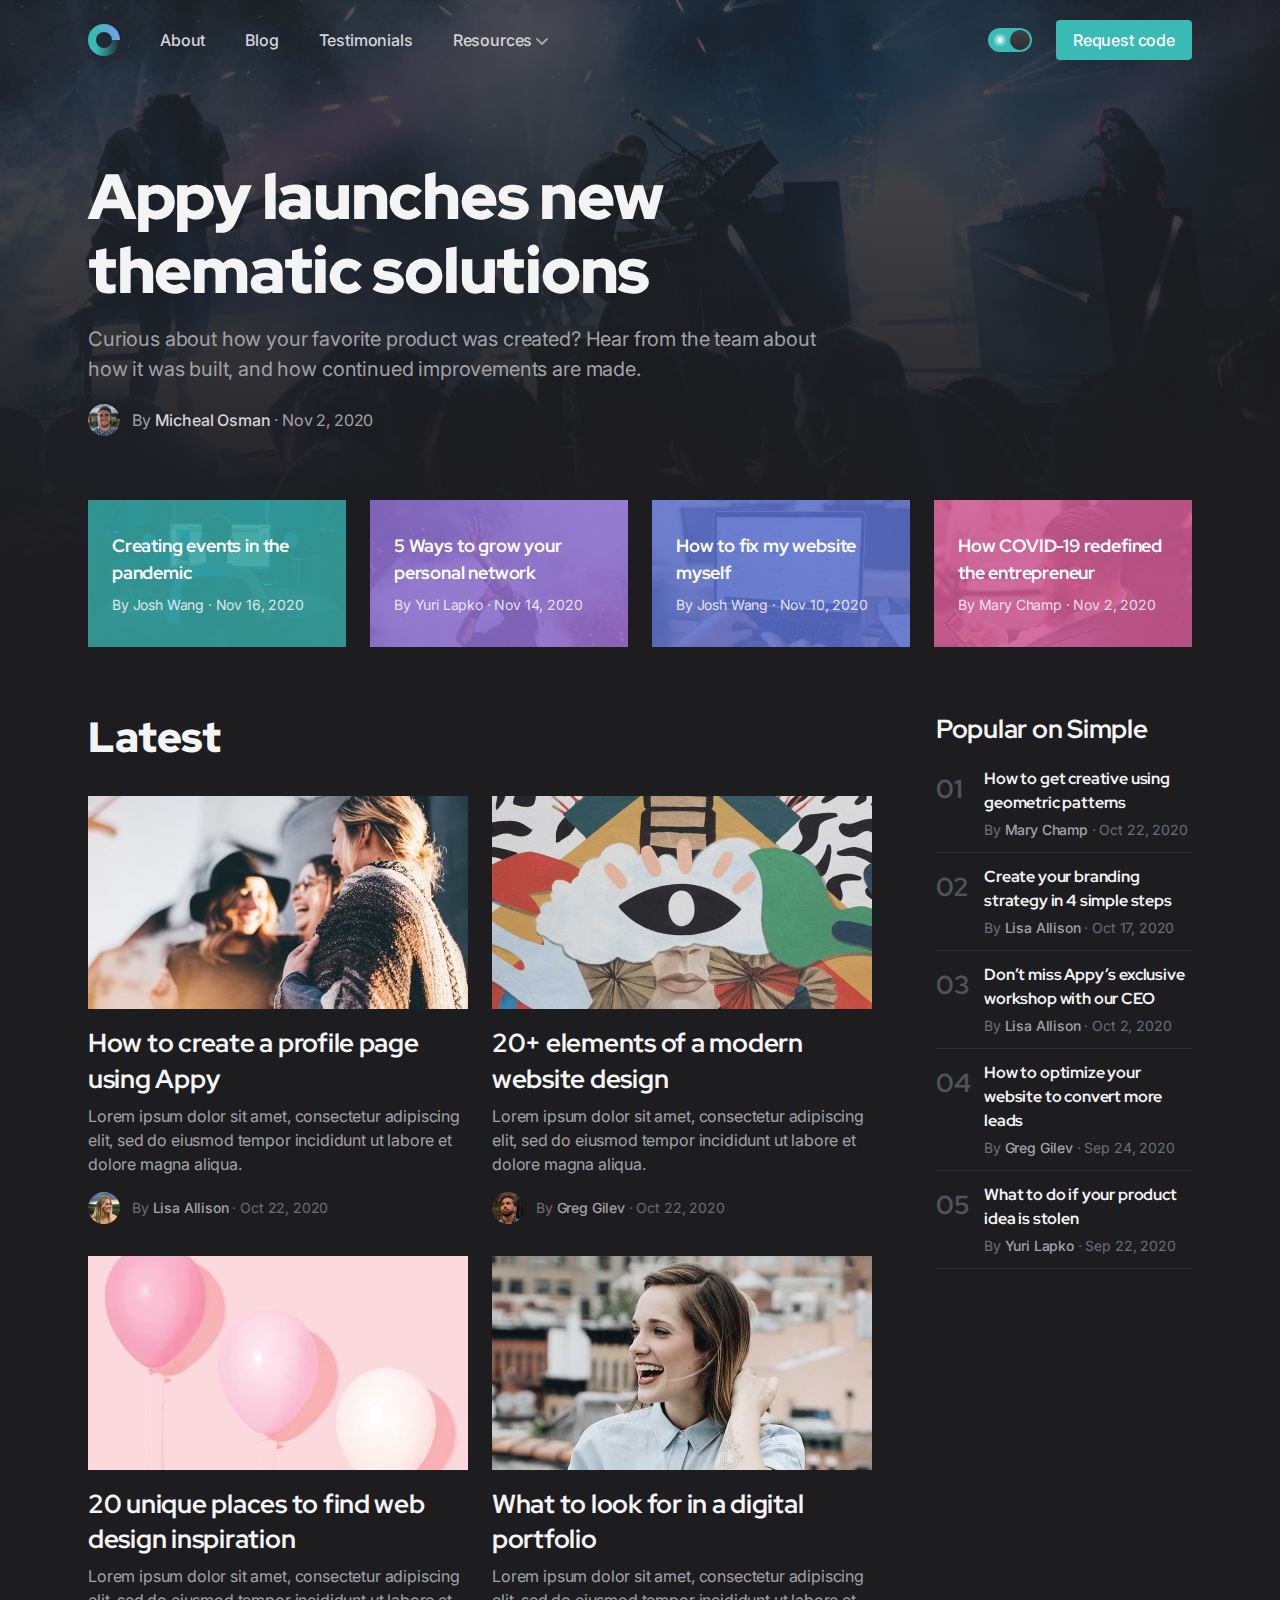
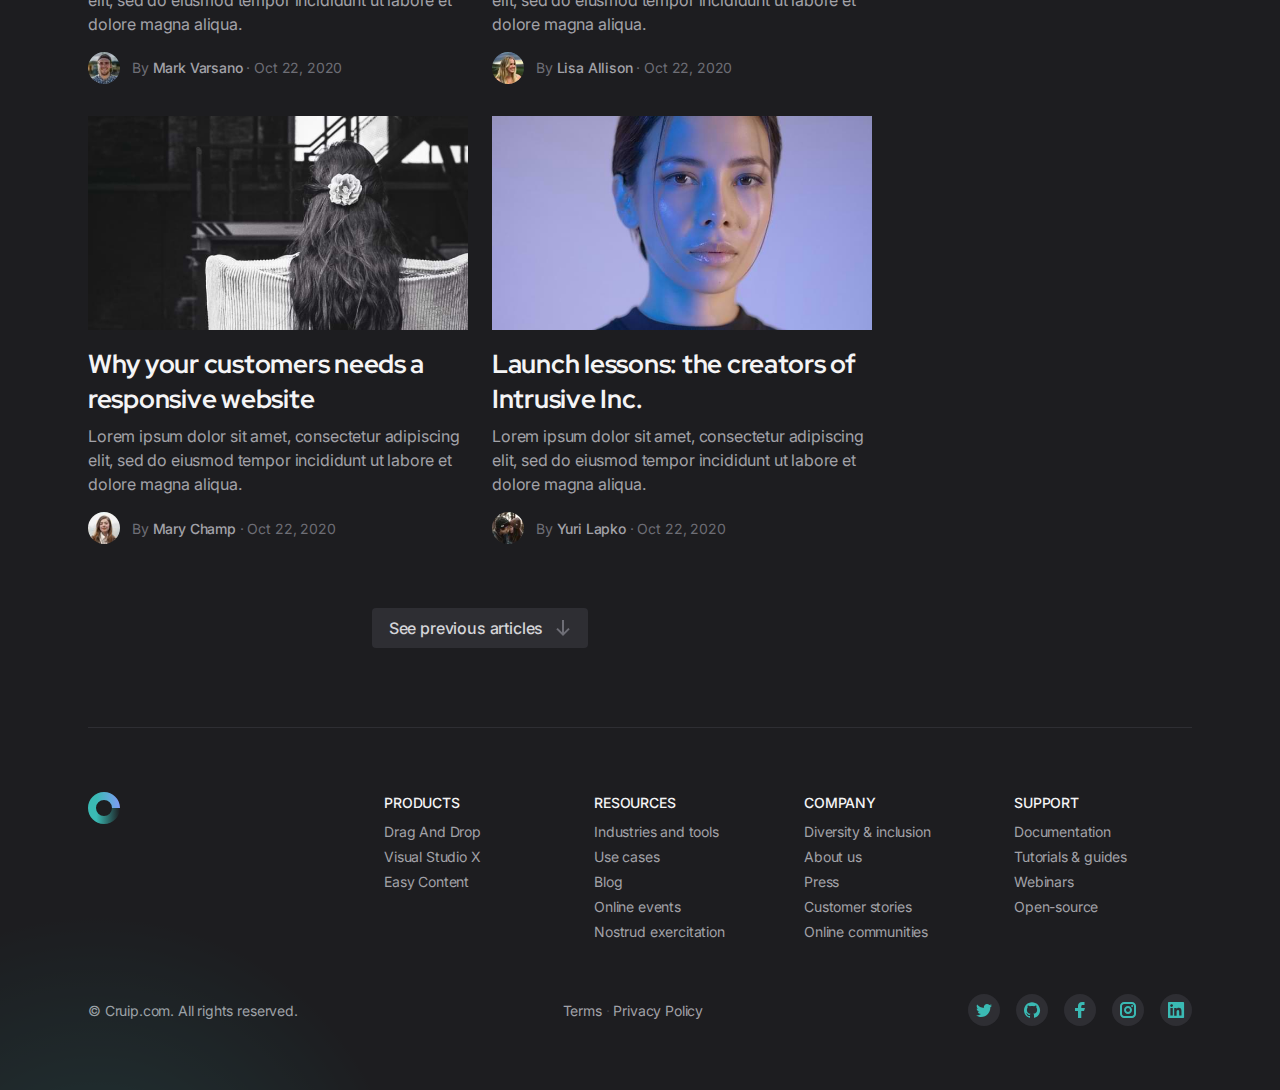
<file: blog.html>
<!doctype html>
<html lang="en" class="">

<head>
    <meta charset="utf-8">
    <title>Blog - Appy Demo</title>
    <meta name="viewport" content="width=device-width,initial-scale=1">
    <link href="./css/vendors/aos.css" rel="stylesheet">
    <link href="./style.css" rel="stylesheet">
    <script>
    if (localStorage.getItem('dark-mode') == 'true' || !('dark-mode' in localStorage)) {
        document.querySelector('html').classList.add('dark');
    } else {
        document.querySelector('html').classList.remove('dark');
    }        
    </script>
</head>

<body class="font-inter antialiased bg-white text-gray-900 dark:bg-gray-900 dark:text-gray-100 tracking-tight">

    <!-- Page wrapper -->
    <div class="flex flex-col min-h-screen overflow-hidden">

        <!-- Site header -->
        <header class="absolute w-full z-30">
            <div class="max-w-6xl mx-auto px-4 sm:px-6">
                <div class="flex items-center justify-between h-20">

                    <!-- Site branding -->
                    <div class="shrink-0 mr-5">
                        <!-- Logo -->
                        <a class="block" href="index.html" aria-label="Cruip">
                            <svg class="w-8 h-8" viewBox="0 0 32 32" xmlns="http://www.w3.org/2000/svg">
                                <defs>
                                    <linearGradient x1="26%" y1="100%" x2="100%" y2="100%" id="logo_a">
                                        <stop stop-color="#3ABAB4" offset="0%" />
                                        <stop stop-color="#7F9CF5" offset="100%" />
                                    </linearGradient>
                                    <linearGradient x1="26%" y1="100%" x2="100%" y2="100%" id="logo_b">
                                        <stop stop-color="#3ABAB4" offset="0%" />
                                        <stop stop-color="#3ABAB4" stop-opacity="0" offset="100%" />
                                    </linearGradient>
                                </defs>
                                <path d="M32 16h-8a8 8 0 10-16 0H0C0 7.163 7.163 0 16 0s16 7.163 16 16z" fill="url(#logo_a)" />
                                <path d="M32 16c0 8.837-7.163 16-16 16S0 24.837 0 16h8a8 8 0 1016 0h8z" fill="url(#logo_b)" />
                            </svg>
                        </a>
                    </div>

                    <!-- Desktop navigation -->
                    <nav class="hidden md:flex md:grow">

                        <!-- Desktop menu links -->
                        <ul class="flex grow flex-wrap items-center font-medium">
                            <li>
                                <a class="text-gray-600 hover:text-gray-900 dark:text-gray-300 dark:hover:text-gray-100 px-5 py-2 flex items-center transition duration-150 ease-in-out" href="about.html">About</a>
                            </li>
                            <li>
                                <a class="text-gray-600 hover:text-gray-900 dark:text-gray-300 dark:hover:text-gray-100 px-5 py-2 flex items-center transition duration-150 ease-in-out" href="blog.html">Blog</a>
                            </li>
                            <li>
                                <a class="text-gray-600 hover:text-gray-900 dark:text-gray-300 dark:hover:text-gray-100 px-5 py-2 flex items-center transition duration-150 ease-in-out" href="testimonials.html">Testimonials</a>
                            </li>
                            <!-- 1st level: hover -->
                            <li
                                class="relative"
                                x-data="{ open: false }"
                                @mouseenter="open = true"
                                @mouseleave="open = false"
                            >
                                <a
                                    class="text-gray-600 hover:text-gray-900 dark:text-gray-300 dark:hover:text-gray-100 px-5 py-2 flex items-center transition duration-150 ease-in-out"
                                    href="#0"
                                    aria-haspopup="true"
                                    :aria-expanded="open"
                                    @focus="open = true"
                                    @focusout="open = false"
                                    @click.prevent
                                >
                                    Resources
                                    <svg class="w-3 h-3 fill-current text-gray-400 cursor-pointer ml-1 shrink-0" viewBox="0 0 12 12" xmlns="http://www.w3.org/2000/svg">
                                        <path d="M10.28 4.305L5.989 8.598 1.695 4.305A1 1 0 00.28 5.72l5 5a1 1 0 001.414 0l5-5a1 1 0 10-1.414-1.414z" />
                                    </svg>
                                </a>
                                <!-- 2nd level: hover -->
                                <ul
                                    class="origin-top-right absolute top-full left-0 w-40 bg-white dark:bg-gray-800 shadow-lg py-2 ml-4 rounded"
                                    x-show="open"
                                    x-transition:enter="transition ease-out duration-200 transform"
                                    x-transition:enter-start="opacity-0 -translate-y-2"
                                    x-transition:enter-end="opacity-100 translate-y-0"
                                    x-transition:leave="transition ease-out duration-200"
                                    x-transition:leave-start="opacity-100"
                                    x-transition:leave-end="opacity-0"
                                    x-cloak
                                >
                                    <li>
                                        <a class="text-sm text-gray-600 dark:text-gray-400 hover:text-teal-500 dark:hover:text-teal-500 flex py-2 px-4 leading-tight" href="help.html" @focus="open = true" @focusout="open = false">Help center</a>
                                    </li>
                                    <li>
                                        <a class="text-sm text-gray-600 dark:text-gray-400 hover:text-teal-500 dark:hover:text-teal-500 flex py-2 px-4 leading-tight" href="404.html" @focus="open = true" @focusout="open = false">404</a>
                                    </li>
                                </ul>
                            </li>
                        </ul>

                        <!-- Desktop lights switch -->
                        <div class="form-switch flex flex-col justify-center ml-3">
                            <input type="checkbox" name="light-switch" id="light-switch-desktop" class="light-switch sr-only" />
                            <label class="relative" for="light-switch-desktop">
                                <span class="relative bg-gradient-to-t from-gray-100 to-white dark:from-gray-800 dark:to-gray-700 shadow-sm z-10" aria-hidden="true"></span>
                                <svg class="absolute inset-0" width="44" height="24" viewBox="0 0 44 24" xmlns="http://www.w3.org/2000/svg">
                                    <g class="fill-current text-white" fill-rule="nonzero" opacity=".88">
                                        <path d="M32 8a.5.5 0 00.5-.5v-1a.5.5 0 10-1 0v1a.5.5 0 00.5.5zM35.182 9.318a.5.5 0 00.354-.147l.707-.707a.5.5 0 00-.707-.707l-.707.707a.5.5 0 00.353.854zM37.5 11.5h-1a.5.5 0 100 1h1a.5.5 0 100-1zM35.536 14.829a.5.5 0 00-.707.707l.707.707a.5.5 0 00.707-.707l-.707-.707zM32 16a.5.5 0 00-.5.5v1a.5.5 0 101 0v-1a.5.5 0 00-.5-.5zM28.464 14.829l-.707.707a.5.5 0 00.707.707l.707-.707a.5.5 0 00-.707-.707zM28 12a.5.5 0 00-.5-.5h-1a.5.5 0 100 1h1a.5.5 0 00.5-.5zM28.464 9.171a.5.5 0 00.707-.707l-.707-.707a.5.5 0 00-.707.707l.707.707z" />
                                        <circle cx="32" cy="12" r="3" />
                                        <circle fill-opacity=".4" cx="12" cy="12" r="6" />
                                        <circle fill-opacity=".88" cx="12" cy="12" r="3" />
                                    </g>
                                </svg>
                                <span class="sr-only">Switch to light / dark version</span>
                            </label>
                        </div>

                        <!-- Desktop CTA on the right -->
                        <ul class="flex justify-end flex-wrap items-center">
                            <li>
                                <a class="btn-sm text-white bg-teal-500 hover:bg-teal-400 ml-6" href="contact.html">Request code</a>
                            </li>
                        </ul>

                    </nav>
                    
                    <!-- Mobile menu -->
                    <div class="inline-flex md:hidden" x-data="{ expanded: false }">

                        <!-- Mobile lights switch -->
                        <div class="form-switch flex flex-col justify-center mr-6">
                            <input type="checkbox" name="light-switch" id="light-switch-mobile" class="light-switch sr-only" />
                            <label class="relative" for="light-switch-mobile">
                                <span class="relative bg-gradient-to-t from-gray-100 to-white dark:from-gray-800 dark:to-gray-700 shadow-sm z-10" aria-hidden="true"></span>
                                <svg class="absolute inset-0" width="44" height="24" viewBox="0 0 44 24" xmlns="http://www.w3.org/2000/svg">
                                    <g class="fill-current text-white" fill-rule="nonzero" opacity=".88">
                                        <path d="M32 8a.5.5 0 00.5-.5v-1a.5.5 0 10-1 0v1a.5.5 0 00.5.5zM35.182 9.318a.5.5 0 00.354-.147l.707-.707a.5.5 0 00-.707-.707l-.707.707a.5.5 0 00.353.854zM37.5 11.5h-1a.5.5 0 100 1h1a.5.5 0 100-1zM35.536 14.829a.5.5 0 00-.707.707l.707.707a.5.5 0 00.707-.707l-.707-.707zM32 16a.5.5 0 00-.5.5v1a.5.5 0 101 0v-1a.5.5 0 00-.5-.5zM28.464 14.829l-.707.707a.5.5 0 00.707.707l.707-.707a.5.5 0 00-.707-.707zM28 12a.5.5 0 00-.5-.5h-1a.5.5 0 100 1h1a.5.5 0 00.5-.5zM28.464 9.171a.5.5 0 00.707-.707l-.707-.707a.5.5 0 00-.707.707l.707.707z" />
                                        <circle cx="32" cy="12" r="3" />
                                        <circle fill-opacity=".4" cx="12" cy="12" r="6" />
                                        <circle fill-opacity=".88" cx="12" cy="12" r="3" />
                                    </g>
                                </svg>
                                <span class="sr-only">Switch to light / dark version</span>
                            </label>
                        </div>

                        <!-- Hamburger button -->
                        <button
                            class="hamburger"
                            :class="{ 'active': expanded }"
                            @click.stop="expanded = !expanded"
                            aria-controls="mobile-nav"
                            :aria-expanded="expanded"
                        >
                            <span class="sr-only">Menu</span>
                            <svg class="w-6 h-6 fill-current text-gray-900 hover:text-gray-900 dark:text-gray-300 dark:hover:text-gray-100 transition duration-150 ease-in-out" viewBox="0 0 24 24" xmlns="http://www.w3.org/2000/svg">
                                <rect y="4" width="24" height="2" rx="1" />
                                <rect y="11" width="24" height="2" rx="1" />
                                <rect y="18" width="24" height="2" rx="1" />
                            </svg>
                        </button>

                        <!-- Mobile navigation -->
                        <nav
                            id="mobile-nav"
                            class="fixed top-0 h-screen z-20 left-0 w-full max-w-sm -ml-16 overflow-scroll bg-white dark:bg-gray-900 shadow-lg no-scrollbar"
                            @click.outside="expanded = false"
                            @keydown.escape.window="expanded = false"
                            x-show="expanded"
                            x-transition:enter="transition ease-out duration-200 transform"
                            x-transition:enter-start="opacity-0 -translate-x-full"
                            x-transition:enter-end="opacity-100 translate-x-0"
                            x-transition:leave="transition ease-out duration-200"
                            x-transition:leave-start="opacity-100"
                            x-transition:leave-end="opacity-0"
                            x-cloak
                        >
                            <div class="py-6 pr-4 pl-20">
                                <!-- Logo -->
                                <a class="inline-block mb-4" href="index.html" aria-label="Cruip">
                                    <svg class="w-8 h-8" viewBox="0 0 32 32" xmlns="http://www.w3.org/2000/svg">
                                        <defs>
                                            <linearGradient x1="26%" y1="100%" x2="100%" y2="100%" id="menulogo_a">
                                                <stop stop-color="#3ABAB4" offset="0%" />
                                                <stop stop-color="#7F9CF5" offset="100%" />
                                            </linearGradient>
                                            <linearGradient x1="26%" y1="100%" x2="100%" y2="100%" id="menulogo_b">
                                                <stop stop-color="#3ABAB4" offset="0%" />
                                                <stop stop-color="#3ABAB4" stop-opacity="0" offset="100%" />
                                            </linearGradient>
                                        </defs>
                                        <path d="M32 16h-8a8 8 0 10-16 0H0C0 7.163 7.163 0 16 0s16 7.163 16 16z" fill="url(#menulogo_a)" />
                                        <path d="M32 16c0 8.837-7.163 16-16 16S0 24.837 0 16h8a8 8 0 1016 0h8z" fill="url(#menulogo_b)" />
                                    </svg>
                                </a>
                                <!-- Links -->
                                <ul>
                                    <li>
                                        <a class="flex text-gray-600 hover:text-gray-900 dark:text-gray-300 dark:hover:text-gray-100 py-2" href="about.html">About</a>
                                    </li>
                                    <li>
                                        <a class="flex text-gray-600 hover:text-gray-900 dark:text-gray-300 dark:hover:text-gray-100 py-2" href="blog.html">Blog</a>
                                    </li>
                                    <li>
                                        <a class="flex text-gray-600 hover:text-gray-900 dark:text-gray-300 dark:hover:text-gray-100 py-2" href="testimonials.html">Testimonials</a>
                                    </li>
                                    <li class="py-2 my-2 border-t border-b border-gray-200 dark:border-gray-800">
                                        <span class="flex text-gray-600 dark:text-gray-400 py-2">Resources</span>
                                        <ul class="pl-4">
                                            <li>
                                                <a class="text-sm flex font-medium text-gray-600 hover:text-gray-900 dark:text-gray-400 dark:hover:text-gray-100 py-2" href="help.html">Help center</a>
                                            </li>
                                            <li>
                                                <a class="text-sm flex font-medium text-gray-600 hover:text-gray-900 dark:text-gray-400 dark:hover:text-gray-100 py-2" href="404.html">404</a>
                                            </li>
                                        </ul>
                                    </li>
                                    <li>
                                        <a class="font-medium w-full inline-flex items-center justify-center border border-transparent px-4 py-2 my-2 rounded text-white bg-teal-500 hover:bg-teal-400 transition duration-150 ease-in-out" href="contact.html">Request code</a>
                                    </li>
                                </ul>
                            </div>
                        </nav>

                    </div>

                </div>
            </div>
        </header>

        <!-- Page content -->
        <main class="grow">
            
            <!-- Hero -->
            <section class="relative">

                <!-- Background image -->
                <div class="absolute inset-0 h-128 pt-16 box-content -z-1">
                    <img class="absolute inset-0 w-full h-full object-cover opacity-25" src="./images/hero-bg.jpg" width="1440" height="577" alt="About" />
                    <div class="absolute inset-0 bg-gradient-to-t from-white dark:from-gray-900" aria-hidden="true"></div>
                </div>

                <div class="relative max-w-6xl mx-auto px-4 sm:px-6">
                    <div class="pt-32 pb-12 md:pt-40 md:pb-16">

                        <!-- Featured article -->
                        <div class="max-w-3xl" data-aos="fade-down">
                            <article>
                                <header>
                                    <!-- Title and excerpt -->
                                    <div class="text-center md:text-left">
                                        <a href="blog-post.html">
                                            <h1 class="h1 font-red-hat-display mb-4">Appy launches new thematic solutions</h1>
                                        </a>
                                        <p class="text-xl text-gray-600 dark:text-gray-400">Curious about how your favorite product was created? Hear from the team about how it was built, and how continued improvements are made.</p>
                                    </div>
                                    <!-- Article meta -->
                                    <div class="md:flex md:items-center md:justify-between mt-5">
                                        <!-- Author meta -->
                                        <div class="flex items-center justify-center">
                                            <a href="#0">
                                                <img class="rounded-full shrink-0 mr-3" src="./images/news-author-01.jpg" width="32" height="32" alt="Author 04" />
                                            </a>
                                            <div>
                                                <span class="text-gray-600 dark:text-gray-400">By </span>
                                                <a class="font-medium text-gray-800 dark:text-gray-300 hover:underline" href="#0">Micheal Osman</a>
                                                <span class="text-gray-600 dark:text-gray-400"> · Nov 2, 2020</span>
                                            </div>
                                        </div>
                                    </div>
                                </header>
                            </article>
                        </div>

                    </div>
                </div>

            </section>

            <!-- Featured posts -->
            <section>
                <div class="max-w-6xl mx-auto px-4 sm:px-6">
                    <div class="pb-12 md:pb-16">

                        <div class="grid gap-4 sm:gap-6 sm:grid-cols-2 lg:grid-cols-4" data-aos-id-featposts>

                            <!-- 1st article -->
                            <article class="relative group px-6 py-4 sm:py-8" data-aos="fade-up" data-aos-anchor="[data-aos-id-featposts]" data-aos-delay="100">
                                <figure>
                                    <img class="absolute inset-0 w-full h-full object-cover opacity-50 group-hover:opacity-75 transition duration-700 ease-out" src="./images/related-post-03.jpg" width="258" height="154" alt="Related post 03" />
                                    <div class="absolute inset-0 bg-teal-500 opacity-75 group-hover:opacity-50 transition duration-700 ease-out" aria-hidden="true"></div>
                                </figure>
                                <div class="relative flex flex-col h-full text-white">
                                    <header class="grow">
                                        <a class="hover:underline" href="blog-post.html">
                                            <h3 class="text-lg font-red-hat-display font-bold tracking-tight mb-2">
                                                Creating events in the pandemic
                                            </h3>
                                        </a>
                                    </header>
                                    <footer>
                                        <div class="text-sm opacity-80">By Josh Wang · Nov 16, 2020</div>
                                    </footer>
                                </div>
                            </article>

                            <!-- 2nd article -->
                            <article class="relative group px-6 py-4 sm:py-8" data-aos="fade-up" data-aos-anchor="[data-aos-id-featposts]" data-aos-delay="200">
                                <figure>
                                    <img class="absolute inset-0 w-full h-full object-cover opacity-50 group-hover:opacity-75 transition duration-700 ease-out" src="./images/related-post-04.jpg" width="258" height="154" alt="Related post 04" />
                                    <div class="absolute inset-0 bg-purple-500 opacity-75 group-hover:opacity-50 transition duration-700 ease-out" aria-hidden="true"></div>
                                </figure>
                                <div class="relative flex flex-col h-full text-white">
                                    <header class="grow">
                                        <a class="hover:underline" href="blog-post.html">                                
                                            <h3 class="text-lg font-red-hat-display font-bold tracking-tight mb-2">
                                                5 Ways to grow your personal network
                                            </h3>
                                        </a>
                                    </header>
                                    <footer>
                                        <div class="text-sm opacity-80">By Yuri Lapko · Nov 14, 2020</div>
                                    </footer>
                                </div>
                            </article>

                            <!-- 3rd article -->
                            <article class="relative group px-6 py-4 sm:py-8" data-aos="fade-up" data-aos-anchor="[data-aos-id-featposts]" data-aos-delay="300">
                                <figure>
                                    <img class="absolute inset-0 w-full h-full object-cover opacity-50 group-hover:opacity-75 transition duration-700 ease-out" src="./images/related-post-05.jpg" width="258" height="154" alt="Related post 05" />
                                    <div class="absolute inset-0 bg-indigo-500 opacity-75 group-hover:opacity-50 transition duration-700 ease-out" aria-hidden="true"></div>
                                </figure>
                                <div class="relative flex flex-col h-full text-white">
                                    <header class="grow">
                                        <a class="hover:underline" href="blog-post.html">                                
                                            <h3 class="text-lg font-red-hat-display font-bold tracking-tight mb-2">
                                                How to fix my website myself
                                            </h3>
                                        </a>
                                    </header>
                                    <footer>
                                        <div class="text-sm opacity-80">By Josh Wang · Nov 10, 2020</div>
                                    </footer>
                                </div>
                            </article>

                            <!-- 4th article -->
                            <article class="relative group px-6 py-4 sm:py-8" data-aos="fade-up" data-aos-anchor="[data-aos-id-featposts]" data-aos-delay="400">
                                <figure>
                                    <img class="absolute inset-0 w-full h-full object-cover opacity-50 group-hover:opacity-75 transition duration-700 ease-out" src="./images/related-post-06.jpg" width="258" height="154" alt="Related post 06" />
                                    <div class="absolute inset-0 bg-pink-500 opacity-75 group-hover:opacity-50 transition duration-700 ease-out" aria-hidden="true"></div>
                                </figure>
                                <div class="relative flex flex-col h-full text-white">
                                    <header class="grow">
                                        <a class="hover:underline" href="blog-post.html">
                                            <h3 class="text-lg font-red-hat-display font-bold tracking-tight mb-2">
                                                How COVID-19 redefined the entrepreneur
                                            </h3>
                                        </a>
                                    </header>
                                    <footer>
                                        <div class="text-sm opacity-80">By Mary Champ · Nov 2, 2020</div>
                                    </footer>
                                </div>
                            </article>

                        </div>

                    </div>
                </div>
            </section>

            <!-- Posts list -->
            <section>
                <div class="max-w-6xl mx-auto px-4 sm:px-6">
                    <div class="pb-12 md:pb-20">
                        <div class="lg:flex lg:justify-between">

                            <!-- Main content -->
                            <div class="lg:grow" data-aos="fade-down" data-aos-delay="200">

                                <!-- Section title -->
                                <h4 class="h3 font-red-hat-display mb-8">Latest</h4>

                                <!-- Articles container -->
                                <div class="grid gap-12 sm:grid-cols-2 sm:gap-x-6 md:gap-y-8 items-start">

                                    <!-- 1st article -->
                                    <article class="flex flex-col h-full">
                                        <header>
                                            <a class="block mb-4" href="blog-post.html">
                                                <figure class="relative h-0 pb-9/16">
                                                    <img class="absolute inset-0 w-full h-full object-cover" src="./images/news-01.jpg" width="352" height="198" alt="News 01" />
                                                </figure>
                                            </a>
                                            <a class="hover:underline" href="blog-post.html">
                                                <h3 class="h4 font-red-hat-display mb-2">
                                                    How to create a profile page using Appy
                                                </h3>
                                            </a>
                                        </header>
                                        <p class="text-gray-600 dark:text-gray-400 grow">Lorem ipsum dolor sit amet, consectetur adipiscing elit, sed do eiusmod tempor incididunt ut labore et dolore magna aliqua.</p>
                                        <footer class="flex items-center mt-4">
                                            <a href="#0">
                                                <img class="rounded-full shrink-0 mr-3" src="./images/news-author-03.jpg" width="32" height="32" alt="Author 03" />
                                            </a>
                                            <div class="text-sm text-gray-500">
                                                By <a class="font-medium text-gray-800 dark:text-gray-400 hover:underline" href="#0">Lisa Allison</a> · <span class="text-gray-500">Oct 22, 2020</span>
                                            </div>
                                        </footer>
                                    </article>

                                    <!-- 2nd article -->
                                    <article class="flex flex-col h-full">
                                        <header>
                                            <a class="block mb-4" href="blog-post.html">
                                                <figure class="relative h-0 pb-9/16">
                                                    <img class="absolute inset-0 w-full h-full object-cover" src="./images/news-02.jpg" width="352" height="198" alt="News 02" />
                                                </figure>
                                            </a>
                                            <a class="hover:underline" href="blog-post.html">
                                                <h3 class="h4 font-red-hat-display mb-2">
                                                    20+ elements of a modern website design
                                                </h3>
                                            </a>
                                        </header>
                                        <p class="text-gray-600 dark:text-gray-400 grow">Lorem ipsum dolor sit amet, consectetur adipiscing elit, sed do eiusmod tempor incididunt ut labore et dolore magna aliqua.</p>
                                        <footer class="flex items-center mt-4">
                                            <a href="#0">
                                                <img class="rounded-full shrink-0 mr-3" src="./images/news-author-06.jpg" width="32" height="32" alt="Author 06" />
                                            </a>
                                            <div class="text-sm text-gray-500">
                                                By <a class="font-medium text-gray-800 dark:text-gray-400 hover:underline" href="#0">Greg Gilev</a> · <span class="text-gray-500">Oct 22, 2020</span>
                                            </div>
                                        </footer>
                                    </article>

                                    <!-- 3rd article -->
                                    <article class="flex flex-col h-full">
                                        <header>
                                            <a class="block mb-4" href="blog-post.html">
                                                <figure class="relative h-0 pb-9/16">
                                                    <img class="absolute inset-0 w-full h-full object-cover" src="./images/news-03.jpg" width="352" height="198" alt="News 03" />
                                                </figure>
                                            </a>
                                            <a class="hover:underline" href="blog-post.html">
                                                <h3 class="h4 font-red-hat-display mb-2">
                                                    20 unique places to find web design inspiration
                                                </h3>
                                            </a>
                                        </header>
                                        <p class="text-gray-600 dark:text-gray-400 grow">Lorem ipsum dolor sit amet, consectetur adipiscing elit, sed do eiusmod tempor incididunt ut labore et dolore magna aliqua.</p>
                                        <footer class="flex items-center mt-4">
                                            <a href="#0">
                                                <img class="rounded-full shrink-0 mr-3" src="./images/news-author-01.jpg" width="32" height="32" alt="Author 01" />
                                            </a>
                                            <div class="text-sm text-gray-500">
                                                By <a class="font-medium text-gray-800 dark:text-gray-400 hover:underline" href="#0">Mark Varsano</a> · <span class="text-gray-500">Oct 22, 2020</span>
                                            </div>
                                        </footer>
                                    </article>
                                    
                                    <!-- 4th article -->
                                    <article class="flex flex-col h-full">
                                        <header>
                                            <a class="block mb-4" href="blog-post.html">
                                                <figure class="relative h-0 pb-9/16">
                                                    <img class="absolute inset-0 w-full h-full object-cover" src="./images/news-04.jpg" width="352" height="198" alt="News 04" />
                                                </figure>
                                            </a>
                                            <a class="hover:underline" href="blog-post.html">
                                                <h3 class="h4 font-red-hat-display mb-2">
                                                    What to look for in a digital portfolio
                                                </h3>
                                            </a>
                                        </header>
                                        <p class="text-gray-600 dark:text-gray-400 grow">Lorem ipsum dolor sit amet, consectetur adipiscing elit, sed do eiusmod tempor incididunt ut labore et dolore magna aliqua.</p>
                                        <footer class="flex items-center mt-4">
                                            <a href="#0">
                                                <img class="rounded-full shrink-0 mr-3" src="./images/news-author-03.jpg" width="32" height="32" alt="Author 03" />
                                            </a>
                                            <div class="text-sm text-gray-500">
                                                By <a class="font-medium text-gray-800 dark:text-gray-400 hover:underline" href="#0">Lisa Allison</a> · <span class="text-gray-500">Oct 22, 2020</span>
                                            </div>
                                        </footer>
                                    </article>

                                    <!-- 5th article -->
                                    <article class="flex flex-col h-full">
                                        <header>
                                            <a class="block mb-4" href="blog-post.html">
                                                <figure class="relative h-0 pb-9/16">
                                                    <img class="absolute inset-0 w-full h-full object-cover" src="./images/news-05.jpg" width="352" height="198" alt="News 05" />
                                                </figure>
                                            </a>
                                            <a class="hover:underline" href="blog-post.html">
                                                <h3 class="h4 font-red-hat-display mb-2">
                                                    Why your customers needs a responsive website
                                                </h3>
                                            </a>
                                        </header>
                                        <p class="text-gray-600 dark:text-gray-400 grow">Lorem ipsum dolor sit amet, consectetur adipiscing elit, sed do eiusmod tempor incididunt ut labore et dolore magna aliqua.</p>
                                        <footer class="flex items-center mt-4">
                                            <a href="#0">
                                                <img class="rounded-full shrink-0 mr-3" src="./images/news-author-04.jpg" width="32" height="32" alt="Author 04" />
                                            </a>
                                            <div class="text-sm text-gray-500">
                                                By <a class="font-medium text-gray-800 dark:text-gray-400 hover:underline" href="#0">Mary Champ</a> · <span class="text-gray-500">Oct 22, 2020</span>
                                            </div>
                                        </footer>
                                    </article>
                                    
                                    <!-- 6th article -->
                                    <article class="flex flex-col h-full">
                                        <header>
                                            <a class="block mb-4" href="blog-post.html">
                                                <figure class="relative h-0 pb-9/16">
                                                    <img class="absolute inset-0 w-full h-full object-cover" src="./images/news-06.jpg" width="352" height="198" alt="News 06" />
                                                </figure>
                                            </a>
                                            <a class="hover:underline" href="blog-post.html">
                                                <h3 class="h4 font-red-hat-display mb-2">
                                                    Launch lessons: the creators of Intrusive Inc.
                                                </h3>
                                            </a>
                                        </header>
                                        <p class="text-gray-600 dark:text-gray-400 grow">Lorem ipsum dolor sit amet, consectetur adipiscing elit, sed do eiusmod tempor incididunt ut labore et dolore magna aliqua.</p>
                                        <footer class="flex items-center mt-4">
                                            <a href="#0">
                                                <img class="rounded-full shrink-0 mr-3" src="./images/news-author-05.jpg" width="32" height="32" alt="Author 05" />
                                            </a>
                                            <div class="text-sm text-gray-500">
                                                By <a class="font-medium text-gray-800 dark:text-gray-400 hover:underline" href="#0">Yuri Lapko</a> · <span class="text-gray-500">Oct 22, 2020</span>
                                            </div>
                                        </footer>
                                    </article>

                                </div>

                                <!-- Load more button -->
                                <div class="flex justify-center mt-12 md:mt-16">
                                    <a class="btn-sm text-gray-300 hover:text-gray-100 bg-gray-800 flex items-center" href="#0">
                                        <span>See previous articles</span>
                                        <svg class="w-4 h-4 shrink-0 ml-3" viewBox="0 0 16 16" xmlns="http://www.w3.org/2000/svg">
                                            <path class="fill-current text-gray-500" d="M14.7 9.3l-1.4-1.4L9 12.2V0H7v12.2L2.7 7.9 1.3 9.3 8 16z" />
                                        </svg>
                                    </a>
                                </div>

                            </div>

                            <!-- Sidebar -->
                            <aside class="relative mt-12 lg:mt-0 lg:w-64 lg:ml-16 lg:shrink-0" data-aos="fade-down" data-aos-delay="400">

                                <!-- Popular posts -->
                                <div class="mb-8">
                                    <h4 class="h4 font-red-hat-display mb-5">Popular on Simple</h4>
                                    <ul class="-my-3">
                                        <li class="flex py-3 border-b border-gray-200 dark:border-gray-800">
                                            <div class="h4 w-12 font-red-hat-display text-gray-400 dark:text-gray-600 shrink-0 mt-1">01</div>
                                            <article>
                                                <a class="hover:underline" href="blog-post.html">
                                                    <h3 class="font-red-hat-display font-bold tracking-tight mb-1">
                                                        How to get creative using geometric patterns
                                                    </h3>
                                                </a>
                                                <div class="text-sm text-gray-500">
                                                    By <a class="font-medium text-gray-800 dark:text-gray-400 hover:underline" href="#0">Mary Champ</a> · <span class="text-gray-500">Oct 22, 2020</span>
                                                </div>
                                            </article>
                                        </li>
                                        <li class="flex py-3 border-b border-gray-200 dark:border-gray-800">
                                            <div class="h4 w-12 font-red-hat-display text-gray-400 dark:text-gray-600 shrink-0 mt-1">02</div>
                                            <article>
                                                <a class="hover:underline" href="blog-post.html">
                                                    <h3 class="font-red-hat-display font-bold tracking-tight mb-1">
                                                        Create your branding strategy in 4 simple steps
                                                    </h3>
                                                </a>
                                                <div class="text-sm text-gray-500">
                                                    By <a class="font-medium text-gray-800 dark:text-gray-400 hover:underline" href="#0">Lisa Allison</a> · <span class="text-gray-500">Oct 17, 2020</span>
                                                </div>
                                            </article>
                                        </li>
                                        <li class="flex py-3 border-b border-gray-200 dark:border-gray-800">
                                            <div class="h4 w-12 font-red-hat-display text-gray-400 dark:text-gray-600 shrink-0 mt-1">03</div>
                                            <article>
                                                <a class="hover:underline" href="blog-post.html">
                                                    <h3 class="font-red-hat-display font-bold tracking-tight mb-1">
                                                        Don’t miss Appy’s exclusive workshop with our CEO
                                                    </h3>
                                                </a>
                                                <div class="text-sm text-gray-500">
                                                    By <a class="font-medium text-gray-800 dark:text-gray-400 hover:underline" href="#0">Lisa Allison</a> · <span class="text-gray-500">Oct 2, 2020</span>
                                                </div>
                                            </article>
                                        </li>
                                        <li class="flex py-3 border-b border-gray-200 dark:border-gray-800">
                                            <div class="h4 w-12 font-red-hat-display text-gray-400 dark:text-gray-600 shrink-0 mt-1">04</div>
                                            <article>
                                                <a class="hover:underline" href="blog-post.html">
                                                    <h3 class="font-red-hat-display font-bold tracking-tight mb-1">
                                                        How to optimize your website to convert more leads
                                                    </h3>
                                                </a>
                                                <div class="text-sm text-gray-500">
                                                    By <a class="font-medium text-gray-800 dark:text-gray-400 hover:underline" href="#0">Greg Gilev</a> · <span class="text-gray-500">Sep 24, 2020</span>
                                                </div>
                                            </article>
                                        </li>
                                        <li class="flex py-3 border-b border-gray-200 dark:border-gray-800">
                                            <div class="h4 w-12 font-red-hat-display text-gray-400 dark:text-gray-600 shrink-0 mt-1">05</div>
                                            <article>
                                                <a class="hover:underline" href="blog-post.html">
                                                    <h3 class="font-red-hat-display font-bold tracking-tight mb-1">
                                                        What to do if your product idea is stolen
                                                    </h3>
                                                </a>
                                                <div class="text-sm text-gray-500">
                                                    By <a class="font-medium text-gray-800 dark:text-gray-400 hover:underline" href="#0">Yuri Lapko</a> · <span class="text-gray-500">Sep 22, 2020</span>
                                                </div>
                                            </article>
                                        </li>
                                    </ul>
                                </div>

                            </aside>

                        </div>
                    </div>
                </div>
            </section>            
            
        </main>

        <!-- Site footer -->
        <footer class="relative">
            <div class="max-w-6xl mx-auto px-4 sm:px-6">
                <div class="py-12 md:py-16 border-t border-gray-200 dark:border-gray-800 -mt-px">

                    <!-- Footer illustration -->
                    <div class="pointer-events-none -z-1" aria-hidden="true">
                        <svg class="absolute bottom-0 left-0 transform -translate-x-1/2 ml-24 dark:opacity-40" width="800" height="264" fill="none" xmlns="http://www.w3.org/2000/svg">
                            <circle cx="400" cy="400" r="400" fill="url(#footerglow_paint0_radial)" fill-opacity=".4" />
                            <defs>
                                <radialGradient id="footerglow_paint0_radial" cx="0" cy="0" r="1" gradientUnits="userSpaceOnUse" gradientTransform="rotate(90 0 400) scale(315.089)">
                                    <stop stop-color="#3ABAB4" />
                                    <stop offset="1" stop-color="#3ABAB4" stop-opacity=".01" />
                                </radialGradient>
                            </defs>
                        </svg>
                    </div>

                    <!-- Top area: Blocks -->
                    <div class="grid md:grid-cols-12 gap-8 lg:gap-20 mb-8 md:mb-12">

                        <!-- 1st block -->
                        <div class="md:col-span-2 lg:col-span-3">
                            <!-- Logo -->
                            <a class="inline-block" href="index.html" aria-label="Cruip">
                                <svg class="w-8 h-8" viewBox="0 0 32 32" xmlns="http://www.w3.org/2000/svg">
                                    <defs>
                                        <linearGradient x1="26%" y1="100%" x2="100%" y2="100%" id="flogo_a">
                                            <stop stop-color="#3ABAB4" offset="0%" />
                                            <stop stop-color="#7F9CF5" offset="100%" />
                                        </linearGradient>
                                        <linearGradient x1="26%" y1="100%" x2="100%" y2="100%" id="flogo_b">
                                            <stop stop-color="#3ABAB4" offset="0%" />
                                            <stop stop-color="#3ABAB4" stop-opacity="0" offset="100%" />
                                        </linearGradient>
                                    </defs>
                                    <path d="M32 16h-8a8 8 0 10-16 0H0C0 7.163 7.163 0 16 0s16 7.163 16 16z" fill="url(#flogo_a)" />
                                    <path d="M32 16c0 8.837-7.163 16-16 16S0 24.837 0 16h8a8 8 0 1016 0h8z" fill="url(#flogo_b)" />
                                </svg>
                            </a>
                        </div>

                        <!-- 2nd, 3rd, 4th and 5th blocks -->
                        <div class="md:col-span-10 lg:col-span-9 grid grid-cols-2 md:grid-cols-4 gap-8">

                            <!-- 2nd block -->
                            <div class="text-sm">
                                <h6 class="font-medium uppercase mb-2">Products</h6>
                                <ul>
                                    <li class="mb-1">
                                        <a class="text-gray-600 dark:text-gray-400 hover:underline transition duration-150 ease-in-out" href="#0">Drag And Drop</a>
                                    </li>
                                    <li class="mb-1">
                                        <a class="text-gray-600 dark:text-gray-400 hover:underline transition duration-150 ease-in-out" href="#0">Visual Studio X</a>
                                    </li>
                                    <li class="mb-1">
                                        <a class="text-gray-600 dark:text-gray-400 hover:underline transition duration-150 ease-in-out" href="#0">Easy Content</a>
                                    </li>
                                </ul>
                            </div>

                            <!-- 3rd block -->
                            <div class="text-sm">
                                <h6 class="font-medium uppercase mb-2">Resources</h6>
                                <ul>
                                    <li class="mb-1">
                                        <a class="text-gray-600 dark:text-gray-400 hover:underline transition duration-150 ease-in-out" href="#0">Industries and tools</a>
                                    </li>
                                    <li class="mb-1">
                                        <a class="text-gray-600 dark:text-gray-400 hover:underline transition duration-150 ease-in-out" href="#0">Use cases</a>
                                    </li>
                                    <li class="mb-1">
                                        <a class="text-gray-600 dark:text-gray-400 hover:underline transition duration-150 ease-in-out" href="#0">Blog</a>
                                    </li>
                                    <li class="mb-1">
                                        <a class="text-gray-600 dark:text-gray-400 hover:underline transition duration-150 ease-in-out" href="#0">Online events</a>
                                    </li>
                                    <li class="mb-1">
                                        <a class="text-gray-600 dark:text-gray-400 hover:underline transition duration-150 ease-in-out" href="#0">Nostrud exercitation</a>
                                    </li>
                                </ul>
                            </div>

                            <!-- 4th block -->
                            <div class="text-sm">
                                <h6 class="font-medium uppercase mb-2">Company</h6>
                                <ul>
                                    <li class="mb-1">
                                        <a class="text-gray-600 dark:text-gray-400 hover:underline transition duration-150 ease-in-out" href="#0">Diversity & inclusion</a>
                                    </li>
                                    <li class="mb-1">
                                        <a class="text-gray-600 dark:text-gray-400 hover:underline transition duration-150 ease-in-out" href="#0">About us</a>
                                    </li>
                                    <li class="mb-1">
                                        <a class="text-gray-600 dark:text-gray-400 hover:underline transition duration-150 ease-in-out" href="#0">Press</a>
                                    </li>
                                    <li class="mb-1">
                                        <a class="text-gray-600 dark:text-gray-400 hover:underline transition duration-150 ease-in-out" href="#0">Customer stories</a>
                                    </li>
                                    <li class="mb-1">
                                        <a class="text-gray-600 dark:text-gray-400 hover:underline transition duration-150 ease-in-out" href="#0">Online communities</a>
                                    </li>
                                </ul>
                            </div>

                            <!-- 5th block -->
                            <div class="text-sm">
                                <h6 class="font-medium uppercase mb-2">Support</h6>
                                <ul>
                                    <li class="mb-1">
                                        <a class="text-gray-600 dark:text-gray-400 hover:underline transition duration-150 ease-in-out" href="#0">Documentation</a>
                                    </li>
                                    <li class="mb-1">
                                        <a class="text-gray-600 dark:text-gray-400 hover:underline transition duration-150 ease-in-out" href="#0">Tutorials & guides</a>
                                    </li>
                                    <li class="mb-1">
                                        <a class="text-gray-600 dark:text-gray-400 hover:underline transition duration-150 ease-in-out" href="#0">Webinars</a>
                                    </li>
                                    <li class="mb-1">
                                        <a class="text-gray-600 dark:text-gray-400 hover:underline transition duration-150 ease-in-out" href="#0">Open-source</a>
                                    </li>
                                </ul>
                            </div>

                        </div>

                    </div>

                    <!-- Bottom area -->
                    <div class="md:flex md:items-center md:justify-between">

                        <!-- Social links -->
                        <ul class="flex mb-4 md:order-2 md:ml-4 md:mb-0">
                            <li>
                                <a class="flex justify-center items-center text-white bg-teal-500 dark:text-teal-500 dark:bg-gray-800 hover:underline hover:bg-teal-600 rounded-full transition duration-150 ease-in-out" href="#0" aria-label="Twitter">
                                    <svg class="w-8 h-8 fill-current" viewBox="0 0 32 32" xmlns="http://www.w3.org/2000/svg">
                                        <path d="M24 11.5c-.6.3-1.2.4-1.9.5.7-.4 1.2-1 1.4-1.8-.6.4-1.3.6-2.1.8-.6-.6-1.5-1-2.4-1-1.7 0-3.2 1.5-3.2 3.3 0 .3 0 .5.1.7-2.7-.1-5.2-1.4-6.8-3.4-.3.5-.4 1-.4 1.7 0 1.1.6 2.1 1.5 2.7-.5 0-1-.2-1.5-.4 0 1.6 1.1 2.9 2.6 3.2-.3.1-.6.1-.9.1-.2 0-.4 0-.6-.1.4 1.3 1.6 2.3 3.1 2.3-1.1.9-2.5 1.4-4.1 1.4H8c1.5.9 3.2 1.5 5 1.5 6 0 9.3-5 9.3-9.3v-.4c.7-.5 1.3-1.1 1.7-1.8z" />
                                    </svg>
                                </a>
                            </li>
                            <li class="ml-4">
                                <a class="flex justify-center items-center text-white bg-teal-500 dark:text-teal-500 dark:bg-gray-800 hover:underline hover:bg-teal-600 rounded-full transition duration-150 ease-in-out" href="#0" aria-label="Github">
                                    <svg class="w-8 h-8 fill-current" viewBox="0 0 32 32" xmlns="http://www.w3.org/2000/svg">
                                        <path d="M16 8.2c-4.4 0-8 3.6-8 8 0 3.5 2.3 6.5 5.5 7.6.4.1.5-.2.5-.4V22c-2.2.5-2.7-1-2.7-1-.4-.9-.9-1.2-.9-1.2-.7-.5.1-.5.1-.5.8.1 1.2.8 1.2.8.7 1.3 1.9.9 2.3.7.1-.5.3-.9.5-1.1-1.8-.2-3.6-.9-3.6-4 0-.9.3-1.6.8-2.1-.1-.2-.4-1 .1-2.1 0 0 .7-.2 2.2.8.6-.2 1.3-.3 2-.3s1.4.1 2 .3c1.5-1 2.2-.8 2.2-.8.4 1.1.2 1.9.1 2.1.5.6.8 1.3.8 2.1 0 3.1-1.9 3.7-3.7 3.9.3.4.6.9.6 1.6v2.2c0 .2.1.5.6.4 3.2-1.1 5.5-4.1 5.5-7.6-.1-4.4-3.7-8-8.1-8z" />
                                    </svg>
                                </a>
                            </li>
                            <li class="ml-4">
                                <a class="flex justify-center items-center text-white bg-teal-500 dark:text-teal-500 dark:bg-gray-800 hover:underline hover:bg-teal-600 rounded-full transition duration-150 ease-in-out" href="#0" aria-label="Facebook">
                                    <svg class="w-8 h-8 fill-current" viewBox="0 0 32 32" xmlns="http://www.w3.org/2000/svg">
                                        <path d="M14.023 24L14 17h-3v-3h3v-2c0-2.7 1.672-4 4.08-4 1.153 0 2.144.086 2.433.124v2.821h-1.67c-1.31 0-1.563.623-1.563 1.536V14H21l-1 3h-2.72v7h-3.257z" />
                                    </svg>
                                </a>
                            </li>
                            <li class="ml-4">
                                <a class="flex justify-center items-center text-white bg-teal-500 dark:text-teal-500 dark:bg-gray-800 hover:underline hover:bg-teal-600 rounded-full transition duration-150 ease-in-out" href="#0" aria-label="Instagram">
                                    <svg class="w-8 h-8 fill-current" viewBox="0 0 32 32" xmlns="http://www.w3.org/2000/svg">
                                        <circle cx="20.145" cy="11.892" r="1" />
                                        <path d="M16 20c-2.206 0-4-1.794-4-4s1.794-4 4-4 4 1.794 4 4-1.794 4-4 4zm0-6c-1.103 0-2 .897-2 2s.897 2 2 2 2-.897 2-2-.897-2-2-2z" />
                                        <path d="M20 24h-8c-2.056 0-4-1.944-4-4v-8c0-2.056 1.944-4 4-4h8c2.056 0 4 1.944 4 4v8c0 2.056-1.944 4-4 4zm-8-14c-.935 0-2 1.065-2 2v8c0 .953 1.047 2 2 2h8c.935 0 2-1.065 2-2v-8c0-.935-1.065-2-2-2h-8z" />
                                    </svg>
                                </a>
                            </li>
                            <li class="ml-4">
                                <a class="flex justify-center items-center text-white bg-teal-500 dark:text-teal-500 dark:bg-gray-800 hover:underline hover:bg-teal-600 rounded-full transition duration-150 ease-in-out" href="#0" aria-label="Linkedin">
                                    <svg class="w-8 h-8 fill-current" viewBox="0 0 32 32" xmlns="http://www.w3.org/2000/svg">
                                        <path d="M23.3 8H8.7c-.4 0-.7.3-.7.7v14.7c0 .3.3.6.7.6h14.7c.4 0 .7-.3.7-.7V8.7c-.1-.4-.4-.7-.8-.7zM12.7 21.6h-2.3V14h2.4v7.6h-.1zM11.6 13c-.8 0-1.4-.7-1.4-1.4 0-.8.6-1.4 1.4-1.4.8 0 1.4.6 1.4 1.4-.1.7-.7 1.4-1.4 1.4zm10 8.6h-2.4v-3.7c0-.9 0-2-1.2-2s-1.4 1-1.4 2v3.8h-2.4V14h2.3v1c.3-.6 1.1-1.2 2.2-1.2 2.4 0 2.8 1.6 2.8 3.6v4.2h.1z" />
                                    </svg>
                                </a>
                            </li>
                        </ul>

                        <!-- Middle links -->
                        <div class="text-sm md:order-1 text-gray-700 mb-2 md:mb-0">
                            <a class="text-gray-600 dark:text-gray-400 hover:underline transition duration-150 ease-in-out" href="#0">Terms</a> · <a class="text-gray-600 dark:text-gray-400 hover:underline transition duration-150 ease-in-out" href="#0">Privacy Policy</a>
                        </div>

                        <!-- Copyrights note -->
                        <div class="text-gray-600 dark:text-gray-400 text-sm mr-4">&copy; Cruip.com. All rights reserved.</div>

                    </div>

                </div>
            </div>
        </footer>

    </div>

    <script src="./js/vendors/alpinejs.min.js" defer></script>
    <script src="./js/vendors/aos.js"></script>
    <script src="./js/main.js"></script>

</body>

</html>
</file>
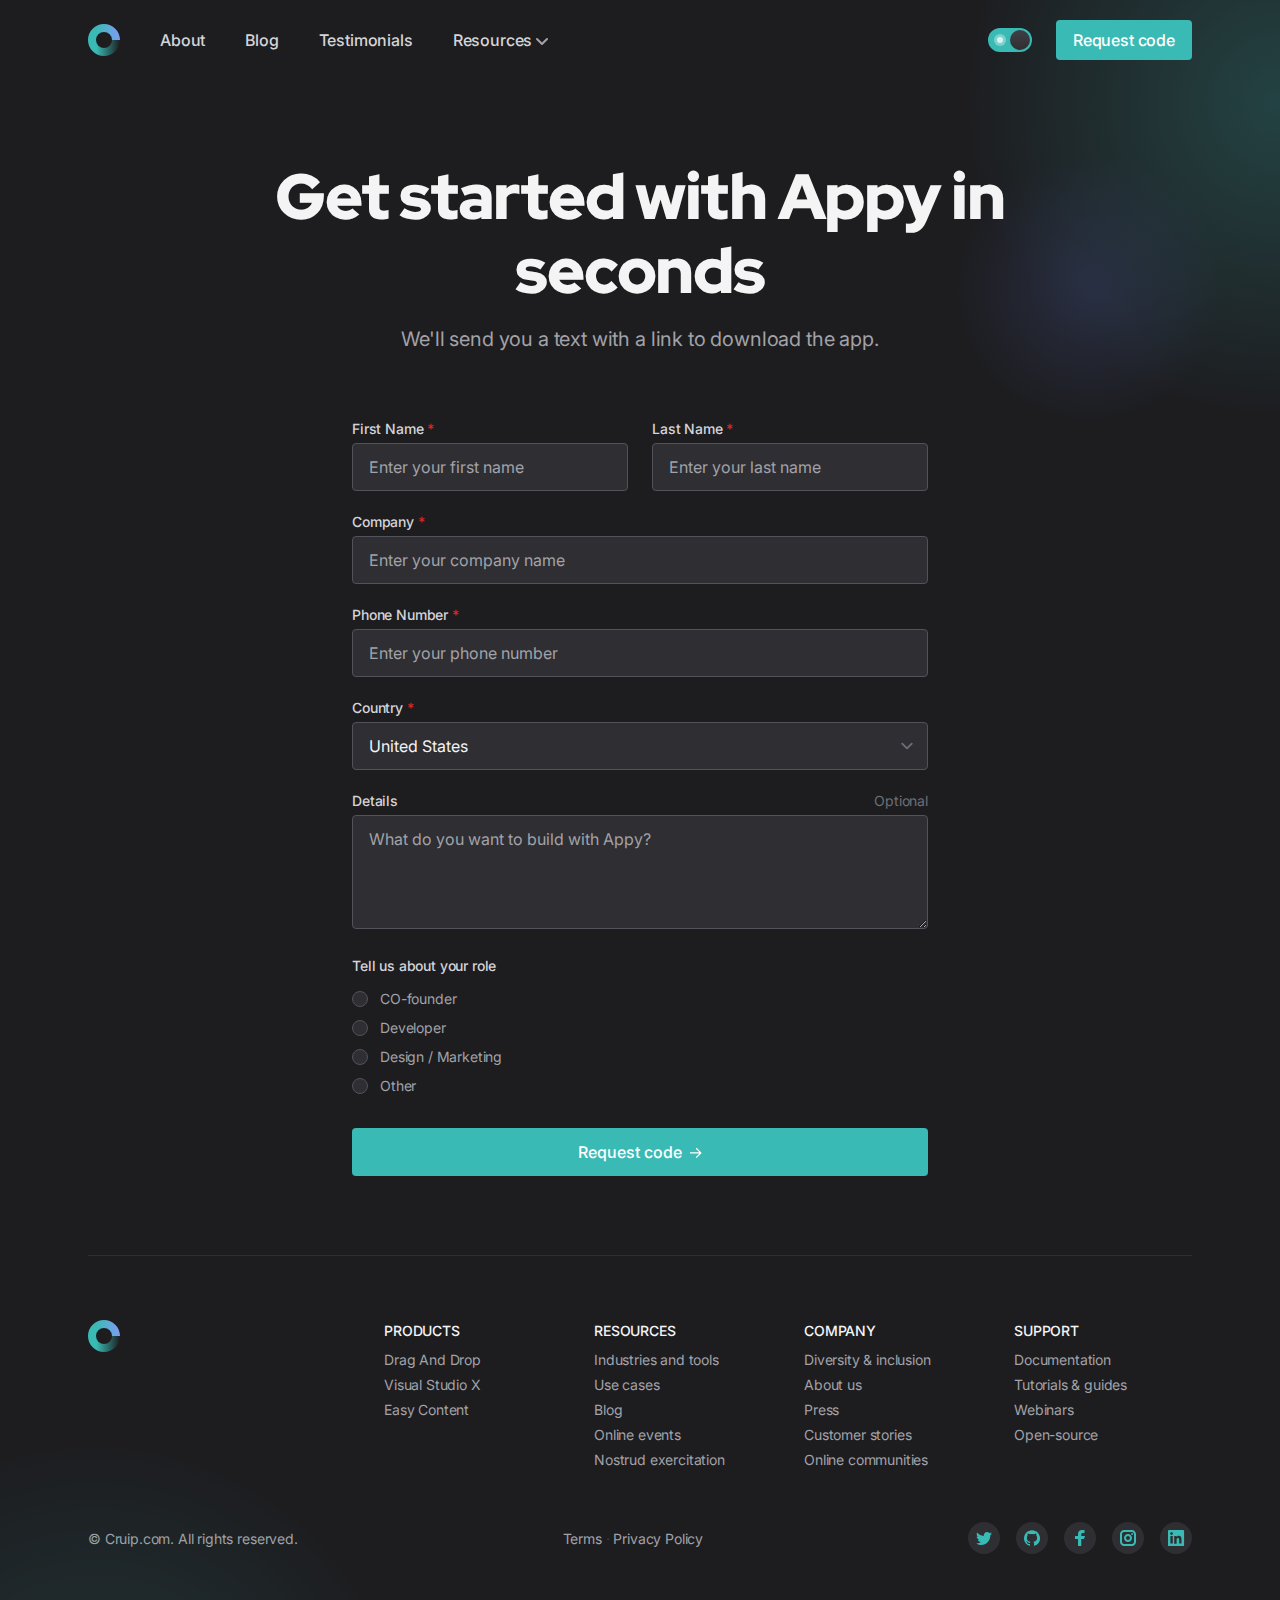
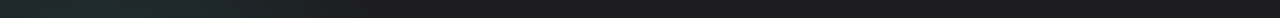
<file: contact.html>
<!doctype html>
<html lang="en" class="">

<head>
    <meta charset="utf-8">
    <title>Request code - Appy Demo</title>
    <meta name="viewport" content="width=device-width,initial-scale=1">
    <link href="./css/vendors/aos.css" rel="stylesheet">
    <link href="./style.css" rel="stylesheet">
    <script>
    if (localStorage.getItem('dark-mode') == 'true' || !('dark-mode' in localStorage)) {
        document.querySelector('html').classList.add('dark');
    } else {
        document.querySelector('html').classList.remove('dark');
    }        
    </script>
</head>

<body class="font-inter antialiased bg-white text-gray-900 dark:bg-gray-900 dark:text-gray-100 tracking-tight">

    <!-- Page wrapper -->
    <div class="flex flex-col min-h-screen overflow-hidden">

        <!-- Site header -->
        <header class="absolute w-full z-30">
            <div class="max-w-6xl mx-auto px-4 sm:px-6">
                <div class="flex items-center justify-between h-20">

                    <!-- Site branding -->
                    <div class="shrink-0 mr-5">
                        <!-- Logo -->
                        <a class="block" href="index.html" aria-label="Cruip">
                            <svg class="w-8 h-8" viewBox="0 0 32 32" xmlns="http://www.w3.org/2000/svg">
                                <defs>
                                    <linearGradient x1="26%" y1="100%" x2="100%" y2="100%" id="logo_a">
                                        <stop stop-color="#3ABAB4" offset="0%" />
                                        <stop stop-color="#7F9CF5" offset="100%" />
                                    </linearGradient>
                                    <linearGradient x1="26%" y1="100%" x2="100%" y2="100%" id="logo_b">
                                        <stop stop-color="#3ABAB4" offset="0%" />
                                        <stop stop-color="#3ABAB4" stop-opacity="0" offset="100%" />
                                    </linearGradient>
                                </defs>
                                <path d="M32 16h-8a8 8 0 10-16 0H0C0 7.163 7.163 0 16 0s16 7.163 16 16z" fill="url(#logo_a)" />
                                <path d="M32 16c0 8.837-7.163 16-16 16S0 24.837 0 16h8a8 8 0 1016 0h8z" fill="url(#logo_b)" />
                            </svg>
                        </a>
                    </div>

                    <!-- Desktop navigation -->
                    <nav class="hidden md:flex md:grow">

                        <!-- Desktop menu links -->
                        <ul class="flex grow flex-wrap items-center font-medium">
                            <li>
                                <a class="text-gray-600 hover:text-gray-900 dark:text-gray-300 dark:hover:text-gray-100 px-5 py-2 flex items-center transition duration-150 ease-in-out" href="about.html">About</a>
                            </li>
                            <li>
                                <a class="text-gray-600 hover:text-gray-900 dark:text-gray-300 dark:hover:text-gray-100 px-5 py-2 flex items-center transition duration-150 ease-in-out" href="blog.html">Blog</a>
                            </li>
                            <li>
                                <a class="text-gray-600 hover:text-gray-900 dark:text-gray-300 dark:hover:text-gray-100 px-5 py-2 flex items-center transition duration-150 ease-in-out" href="testimonials.html">Testimonials</a>
                            </li>
                            <!-- 1st level: hover -->
                            <li
                                class="relative"
                                x-data="{ open: false }"
                                @mouseenter="open = true"
                                @mouseleave="open = false"
                            >
                                <a
                                    class="text-gray-600 hover:text-gray-900 dark:text-gray-300 dark:hover:text-gray-100 px-5 py-2 flex items-center transition duration-150 ease-in-out"
                                    href="#0"
                                    aria-haspopup="true"
                                    :aria-expanded="open"
                                    @focus="open = true"
                                    @focusout="open = false"
                                    @click.prevent
                                >
                                    Resources
                                    <svg class="w-3 h-3 fill-current text-gray-400 cursor-pointer ml-1 shrink-0" viewBox="0 0 12 12" xmlns="http://www.w3.org/2000/svg">
                                        <path d="M10.28 4.305L5.989 8.598 1.695 4.305A1 1 0 00.28 5.72l5 5a1 1 0 001.414 0l5-5a1 1 0 10-1.414-1.414z" />
                                    </svg>
                                </a>
                                <!-- 2nd level: hover -->
                                <ul
                                    class="origin-top-right absolute top-full left-0 w-40 bg-white dark:bg-gray-800 shadow-lg py-2 ml-4 rounded"
                                    x-show="open"
                                    x-transition:enter="transition ease-out duration-200 transform"
                                    x-transition:enter-start="opacity-0 -translate-y-2"
                                    x-transition:enter-end="opacity-100 translate-y-0"
                                    x-transition:leave="transition ease-out duration-200"
                                    x-transition:leave-start="opacity-100"
                                    x-transition:leave-end="opacity-0"
                                    x-cloak
                                >
                                    <li>
                                        <a class="text-sm text-gray-600 dark:text-gray-400 hover:text-teal-500 dark:hover:text-teal-500 flex py-2 px-4 leading-tight" href="help.html" @focus="open = true" @focusout="open = false">Help center</a>
                                    </li>
                                    <li>
                                        <a class="text-sm text-gray-600 dark:text-gray-400 hover:text-teal-500 dark:hover:text-teal-500 flex py-2 px-4 leading-tight" href="404.html" @focus="open = true" @focusout="open = false">404</a>
                                    </li>
                                </ul>
                            </li>
                        </ul>

                        <!-- Desktop lights switch -->
                        <div class="form-switch flex flex-col justify-center ml-3">
                            <input type="checkbox" name="light-switch" id="light-switch-desktop" class="light-switch sr-only" />
                            <label class="relative" for="light-switch-desktop">
                                <span class="relative bg-gradient-to-t from-gray-100 to-white dark:from-gray-800 dark:to-gray-700 shadow-sm z-10" aria-hidden="true"></span>
                                <svg class="absolute inset-0" width="44" height="24" viewBox="0 0 44 24" xmlns="http://www.w3.org/2000/svg">
                                    <g class="fill-current text-white" fill-rule="nonzero" opacity=".88">
                                        <path d="M32 8a.5.5 0 00.5-.5v-1a.5.5 0 10-1 0v1a.5.5 0 00.5.5zM35.182 9.318a.5.5 0 00.354-.147l.707-.707a.5.5 0 00-.707-.707l-.707.707a.5.5 0 00.353.854zM37.5 11.5h-1a.5.5 0 100 1h1a.5.5 0 100-1zM35.536 14.829a.5.5 0 00-.707.707l.707.707a.5.5 0 00.707-.707l-.707-.707zM32 16a.5.5 0 00-.5.5v1a.5.5 0 101 0v-1a.5.5 0 00-.5-.5zM28.464 14.829l-.707.707a.5.5 0 00.707.707l.707-.707a.5.5 0 00-.707-.707zM28 12a.5.5 0 00-.5-.5h-1a.5.5 0 100 1h1a.5.5 0 00.5-.5zM28.464 9.171a.5.5 0 00.707-.707l-.707-.707a.5.5 0 00-.707.707l.707.707z" />
                                        <circle cx="32" cy="12" r="3" />
                                        <circle fill-opacity=".4" cx="12" cy="12" r="6" />
                                        <circle fill-opacity=".88" cx="12" cy="12" r="3" />
                                    </g>
                                </svg>
                                <span class="sr-only">Switch to light / dark version</span>
                            </label>
                        </div>

                        <!-- Desktop CTA on the right -->
                        <ul class="flex justify-end flex-wrap items-center">
                            <li>
                                <a class="btn-sm text-white bg-teal-500 hover:bg-teal-400 ml-6" href="contact.html">Request code</a>
                            </li>
                        </ul>

                    </nav>
                    
                    <!-- Mobile menu -->
                    <div class="inline-flex md:hidden" x-data="{ expanded: false }">

                        <!-- Mobile lights switch -->
                        <div class="form-switch flex flex-col justify-center mr-6">
                            <input type="checkbox" name="light-switch" id="light-switch-mobile" class="light-switch sr-only" />
                            <label class="relative" for="light-switch-mobile">
                                <span class="relative bg-gradient-to-t from-gray-100 to-white dark:from-gray-800 dark:to-gray-700 shadow-sm z-10" aria-hidden="true"></span>
                                <svg class="absolute inset-0" width="44" height="24" viewBox="0 0 44 24" xmlns="http://www.w3.org/2000/svg">
                                    <g class="fill-current text-white" fill-rule="nonzero" opacity=".88">
                                        <path d="M32 8a.5.5 0 00.5-.5v-1a.5.5 0 10-1 0v1a.5.5 0 00.5.5zM35.182 9.318a.5.5 0 00.354-.147l.707-.707a.5.5 0 00-.707-.707l-.707.707a.5.5 0 00.353.854zM37.5 11.5h-1a.5.5 0 100 1h1a.5.5 0 100-1zM35.536 14.829a.5.5 0 00-.707.707l.707.707a.5.5 0 00.707-.707l-.707-.707zM32 16a.5.5 0 00-.5.5v1a.5.5 0 101 0v-1a.5.5 0 00-.5-.5zM28.464 14.829l-.707.707a.5.5 0 00.707.707l.707-.707a.5.5 0 00-.707-.707zM28 12a.5.5 0 00-.5-.5h-1a.5.5 0 100 1h1a.5.5 0 00.5-.5zM28.464 9.171a.5.5 0 00.707-.707l-.707-.707a.5.5 0 00-.707.707l.707.707z" />
                                        <circle cx="32" cy="12" r="3" />
                                        <circle fill-opacity=".4" cx="12" cy="12" r="6" />
                                        <circle fill-opacity=".88" cx="12" cy="12" r="3" />
                                    </g>
                                </svg>
                                <span class="sr-only">Switch to light / dark version</span>
                            </label>
                        </div>

                        <!-- Hamburger button -->
                        <button
                            class="hamburger"
                            :class="{ 'active': expanded }"
                            @click.stop="expanded = !expanded"
                            aria-controls="mobile-nav"
                            :aria-expanded="expanded"
                        >
                            <span class="sr-only">Menu</span>
                            <svg class="w-6 h-6 fill-current text-gray-900 hover:text-gray-900 dark:text-gray-300 dark:hover:text-gray-100 transition duration-150 ease-in-out" viewBox="0 0 24 24" xmlns="http://www.w3.org/2000/svg">
                                <rect y="4" width="24" height="2" rx="1" />
                                <rect y="11" width="24" height="2" rx="1" />
                                <rect y="18" width="24" height="2" rx="1" />
                            </svg>
                        </button>

                        <!-- Mobile navigation -->
                        <nav
                            id="mobile-nav"
                            class="fixed top-0 h-screen z-20 left-0 w-full max-w-sm -ml-16 overflow-scroll bg-white dark:bg-gray-900 shadow-lg no-scrollbar"
                            @click.outside="expanded = false"
                            @keydown.escape.window="expanded = false"
                            x-show="expanded"
                            x-transition:enter="transition ease-out duration-200 transform"
                            x-transition:enter-start="opacity-0 -translate-x-full"
                            x-transition:enter-end="opacity-100 translate-x-0"
                            x-transition:leave="transition ease-out duration-200"
                            x-transition:leave-start="opacity-100"
                            x-transition:leave-end="opacity-0"
                            x-cloak
                        >
                            <div class="py-6 pr-4 pl-20">
                                <!-- Logo -->
                                <a class="inline-block mb-4" href="index.html" aria-label="Cruip">
                                    <svg class="w-8 h-8" viewBox="0 0 32 32" xmlns="http://www.w3.org/2000/svg">
                                        <defs>
                                            <linearGradient x1="26%" y1="100%" x2="100%" y2="100%" id="menulogo_a">
                                                <stop stop-color="#3ABAB4" offset="0%" />
                                                <stop stop-color="#7F9CF5" offset="100%" />
                                            </linearGradient>
                                            <linearGradient x1="26%" y1="100%" x2="100%" y2="100%" id="menulogo_b">
                                                <stop stop-color="#3ABAB4" offset="0%" />
                                                <stop stop-color="#3ABAB4" stop-opacity="0" offset="100%" />
                                            </linearGradient>
                                        </defs>
                                        <path d="M32 16h-8a8 8 0 10-16 0H0C0 7.163 7.163 0 16 0s16 7.163 16 16z" fill="url(#menulogo_a)" />
                                        <path d="M32 16c0 8.837-7.163 16-16 16S0 24.837 0 16h8a8 8 0 1016 0h8z" fill="url(#menulogo_b)" />
                                    </svg>
                                </a>
                                <!-- Links -->
                                <ul>
                                    <li>
                                        <a class="flex text-gray-600 hover:text-gray-900 dark:text-gray-300 dark:hover:text-gray-100 py-2" href="about.html">About</a>
                                    </li>
                                    <li>
                                        <a class="flex text-gray-600 hover:text-gray-900 dark:text-gray-300 dark:hover:text-gray-100 py-2" href="blog.html">Blog</a>
                                    </li>
                                    <li>
                                        <a class="flex text-gray-600 hover:text-gray-900 dark:text-gray-300 dark:hover:text-gray-100 py-2" href="testimonials.html">Testimonials</a>
                                    </li>
                                    <li class="py-2 my-2 border-t border-b border-gray-200 dark:border-gray-800">
                                        <span class="flex text-gray-600 dark:text-gray-400 py-2">Resources</span>
                                        <ul class="pl-4">
                                            <li>
                                                <a class="text-sm flex font-medium text-gray-600 hover:text-gray-900 dark:text-gray-400 dark:hover:text-gray-100 py-2" href="help.html">Help center</a>
                                            </li>
                                            <li>
                                                <a class="text-sm flex font-medium text-gray-600 hover:text-gray-900 dark:text-gray-400 dark:hover:text-gray-100 py-2" href="404.html">404</a>
                                            </li>
                                        </ul>
                                    </li>
                                    <li>
                                        <a class="font-medium w-full inline-flex items-center justify-center border border-transparent px-4 py-2 my-2 rounded text-white bg-teal-500 hover:bg-teal-400 transition duration-150 ease-in-out" href="contact.html">Request code</a>
                                    </li>
                                </ul>
                            </div>
                        </nav>

                    </div>

                </div>
            </div>
        </header>

        <!-- Page content -->
        <main class="grow">

            <!-- Page illustration -->
            <div class="relative max-w-6xl mx-auto h-0 pointer-events-none -z-1" aria-hidden="true">
                <svg class="absolute top-0 right-0 transform translate-x-1/2 -mr-16 dark:opacity-40" width="800" height="502" fill="none" xmlns="http://www.w3.org/2000/svg">
                    <circle cx="400" cy="102" r="400" fill="url(#heroglow_paint0_radial)" fill-opacity=".6" />
                    <circle cx="209" cy="289" r="170" fill="url(#heroglow_paint1_radial)" fill-opacity=".4" />
                    <defs>
                        <radialGradient id="heroglow_paint0_radial" cx="0" cy="0" r="1" gradientUnits="userSpaceOnUse" gradientTransform="rotate(90 149 251) scale(315.089)">
                            <stop stop-color="#3ABAB4" />
                            <stop offset="1" stop-color="#3ABAB4" stop-opacity=".01" />
                        </radialGradient>
                        <radialGradient id="heroglow_paint1_radial" cx="0" cy="0" r="1" gradientUnits="userSpaceOnUse" gradientTransform="rotate(90 -40 249) scale(133.913)">
                            <stop stop-color="#667EEA" />
                            <stop offset="1" stop-color="#667EEA" stop-opacity=".01" />
                        </radialGradient>
                    </defs>
                </svg>
            </div>
            
            <section class="relative">
                <div class="max-w-6xl mx-auto px-4 sm:px-6 relative">
                    <div class="pt-32 pb-12 md:pt-40 md:pb-20">
                        
                        <!-- Page header -->
                        <div class="max-w-3xl mx-auto text-center pb-12 md:pb-16">
                            <h1 class="h1 font-red-hat-display mb-4">Get started with Appy in seconds</h1>
                            <p class="text-xl text-gray-600 dark:text-gray-400">We'll send you a text with a link to download the app.</p>
                        </div>

                        <!-- Contact form -->
                        <form class="max-w-xl mx-auto">
                            <div class="flex flex-wrap -mx-3 mb-5">
                                <div class="w-full md:w-1/2 px-3 mb-4 md:mb-0">
                                    <label class="block text-gray-800 dark:text-gray-300 text-sm font-medium mb-1" for="first-name">First Name <span class="text-red-600">*</span></label>
                                    <input id="first-name" type="text" class="form-input w-full" placeholder="Enter your first name" required />
                                </div>
                                <div class="w-full md:w-1/2 px-3">
                                    <label class="block text-gray-800 dark:text-gray-300 text-sm font-medium mb-1" for="last-name">Last Name <span class="text-red-600">*</span></label>
                                    <input id="last-name" type="text" class="form-input w-full" placeholder="Enter your last name" required />
                                </div>
                            </div>
                            <div class="flex flex-wrap -mx-3 mb-5">
                                <div class="w-full px-3">
                                    <label class="block text-gray-800 dark:text-gray-300 text-sm font-medium mb-1" for="company">Company <span class="text-red-600">*</span></label>
                                    <input id="company" type="text" class="form-input w-full" placeholder="Enter your company name" required />
                                </div>
                            </div>
                            <div class="flex flex-wrap -mx-3 mb-5">
                                <div class="w-full px-3">
                                    <label class="block text-gray-800 dark:text-gray-300 text-sm font-medium mb-1" for="phone">Phone Number <span class="text-red-600">*</span></label>
                                    <input id="phone" type="tel" class="form-input w-full" placeholder="Enter your phone number" required />
                                </div>
                            </div>
                            <div class="flex flex-wrap -mx-3 mb-5">
                                <div class="w-full px-3">
                                    <label class="block text-gray-800 dark:text-gray-300 text-sm font-medium mb-1" for="country">Country <span class="text-red-600">*</span></label>
                                    <select id="country" class="form-select w-full" required>
                                        <option>United States</option>
                                        <option>United Kingdom</option>
                                        <option>Germany</option>
                                    </select>
                                </div>
                            </div>
                            <div class="flex flex-wrap -mx-3 mb-5">
                                <div class="w-full px-3">
                                    <div class="flex justify-between items-center mb-1">
                                        <label class="block text-gray-800 dark:text-gray-300 text-sm font-medium" for="message">Details</label>
                                        <span class="text-sm text-gray-500">Optional</span>
                                    </div>
                                    <textarea id="message" rows="4" class="form-textarea w-full" placeholder="What do you want to build with Appy?"></textarea>
                                </div>
                            </div>
                            <div class="flex flex-wrap -mx-3 mb-5">
                                <div class="w-full px-3">
                                    <div class="block text-gray-800 dark:text-gray-300 text-sm font-medium mb-3">Tell us about your role</div>
                                    <label class="flex items-center mb-2">
                                        <input type="radio" class="form-radio" name="role" />
                                        <span class="text-sm text-gray-600 dark:text-gray-400 ml-3">CO-founder</span>
                                    </label>
                                    <label class="flex items-center mb-2">
                                        <input type="radio" class="form-radio" name="role" />
                                        <span class="text-sm text-gray-600 dark:text-gray-400 ml-3">Developer</span>
                                    </label>
                                    <label class="flex items-center mb-2">
                                        <input type="radio" class="form-radio" name="role" />
                                        <span class="text-sm text-gray-600 dark:text-gray-400 ml-3">Design / Marketing</span>
                                    </label>
                                    <label class="flex items-center mb-2">
                                        <input type="radio" class="form-radio" name="role" />
                                        <span class="text-sm text-gray-600 dark:text-gray-400 ml-3">Other</span>
                                    </label>
                                </div>
                            </div>
                            <div class="flex flex-wrap -mx-3 mt-6">
                                <div class="w-full px-3">
                                    <button class="btn text-white bg-teal-500 hover:bg-teal-400 w-full flex items-center">
                                        <span>Request code</span>
                                        <svg class="w-3 h-3 shrink-0 mt-px ml-2" viewBox="0 0 12 12" xmlns="http://www.w3.org/2000/svg">
                                            <path class="fill-current" d="M6.602 11l-.875-.864L9.33 6.534H0v-1.25h9.33L5.727 1.693l.875-.875 5.091 5.091z" />
                                        </svg>
                                    </button>
                                </div>
                            </div>
                        </form>

                    </div>
                </div>
            </section>
            
        </main>

        <!-- Site footer -->
        <footer class="relative">
            <div class="max-w-6xl mx-auto px-4 sm:px-6">
                <div class="py-12 md:py-16 border-t border-gray-200 dark:border-gray-800 -mt-px">

                    <!-- Footer illustration -->
                    <div class="pointer-events-none -z-1" aria-hidden="true">
                        <svg class="absolute bottom-0 left-0 transform -translate-x-1/2 ml-24 dark:opacity-40" width="800" height="264" fill="none" xmlns="http://www.w3.org/2000/svg">
                            <circle cx="400" cy="400" r="400" fill="url(#footerglow_paint0_radial)" fill-opacity=".4" />
                            <defs>
                                <radialGradient id="footerglow_paint0_radial" cx="0" cy="0" r="1" gradientUnits="userSpaceOnUse" gradientTransform="rotate(90 0 400) scale(315.089)">
                                    <stop stop-color="#3ABAB4" />
                                    <stop offset="1" stop-color="#3ABAB4" stop-opacity=".01" />
                                </radialGradient>
                            </defs>
                        </svg>
                    </div>

                    <!-- Top area: Blocks -->
                    <div class="grid md:grid-cols-12 gap-8 lg:gap-20 mb-8 md:mb-12">

                        <!-- 1st block -->
                        <div class="md:col-span-2 lg:col-span-3">
                            <!-- Logo -->
                            <a class="inline-block" href="index.html" aria-label="Cruip">
                                <svg class="w-8 h-8" viewBox="0 0 32 32" xmlns="http://www.w3.org/2000/svg">
                                    <defs>
                                        <linearGradient x1="26%" y1="100%" x2="100%" y2="100%" id="flogo_a">
                                            <stop stop-color="#3ABAB4" offset="0%" />
                                            <stop stop-color="#7F9CF5" offset="100%" />
                                        </linearGradient>
                                        <linearGradient x1="26%" y1="100%" x2="100%" y2="100%" id="flogo_b">
                                            <stop stop-color="#3ABAB4" offset="0%" />
                                            <stop stop-color="#3ABAB4" stop-opacity="0" offset="100%" />
                                        </linearGradient>
                                    </defs>
                                    <path d="M32 16h-8a8 8 0 10-16 0H0C0 7.163 7.163 0 16 0s16 7.163 16 16z" fill="url(#flogo_a)" />
                                    <path d="M32 16c0 8.837-7.163 16-16 16S0 24.837 0 16h8a8 8 0 1016 0h8z" fill="url(#flogo_b)" />
                                </svg>
                            </a>
                        </div>

                        <!-- 2nd, 3rd, 4th and 5th blocks -->
                        <div class="md:col-span-10 lg:col-span-9 grid grid-cols-2 md:grid-cols-4 gap-8">

                            <!-- 2nd block -->
                            <div class="text-sm">
                                <h6 class="font-medium uppercase mb-2">Products</h6>
                                <ul>
                                    <li class="mb-1">
                                        <a class="text-gray-600 dark:text-gray-400 hover:underline transition duration-150 ease-in-out" href="#0">Drag And Drop</a>
                                    </li>
                                    <li class="mb-1">
                                        <a class="text-gray-600 dark:text-gray-400 hover:underline transition duration-150 ease-in-out" href="#0">Visual Studio X</a>
                                    </li>
                                    <li class="mb-1">
                                        <a class="text-gray-600 dark:text-gray-400 hover:underline transition duration-150 ease-in-out" href="#0">Easy Content</a>
                                    </li>
                                </ul>
                            </div>

                            <!-- 3rd block -->
                            <div class="text-sm">
                                <h6 class="font-medium uppercase mb-2">Resources</h6>
                                <ul>
                                    <li class="mb-1">
                                        <a class="text-gray-600 dark:text-gray-400 hover:underline transition duration-150 ease-in-out" href="#0">Industries and tools</a>
                                    </li>
                                    <li class="mb-1">
                                        <a class="text-gray-600 dark:text-gray-400 hover:underline transition duration-150 ease-in-out" href="#0">Use cases</a>
                                    </li>
                                    <li class="mb-1">
                                        <a class="text-gray-600 dark:text-gray-400 hover:underline transition duration-150 ease-in-out" href="#0">Blog</a>
                                    </li>
                                    <li class="mb-1">
                                        <a class="text-gray-600 dark:text-gray-400 hover:underline transition duration-150 ease-in-out" href="#0">Online events</a>
                                    </li>
                                    <li class="mb-1">
                                        <a class="text-gray-600 dark:text-gray-400 hover:underline transition duration-150 ease-in-out" href="#0">Nostrud exercitation</a>
                                    </li>
                                </ul>
                            </div>

                            <!-- 4th block -->
                            <div class="text-sm">
                                <h6 class="font-medium uppercase mb-2">Company</h6>
                                <ul>
                                    <li class="mb-1">
                                        <a class="text-gray-600 dark:text-gray-400 hover:underline transition duration-150 ease-in-out" href="#0">Diversity & inclusion</a>
                                    </li>
                                    <li class="mb-1">
                                        <a class="text-gray-600 dark:text-gray-400 hover:underline transition duration-150 ease-in-out" href="#0">About us</a>
                                    </li>
                                    <li class="mb-1">
                                        <a class="text-gray-600 dark:text-gray-400 hover:underline transition duration-150 ease-in-out" href="#0">Press</a>
                                    </li>
                                    <li class="mb-1">
                                        <a class="text-gray-600 dark:text-gray-400 hover:underline transition duration-150 ease-in-out" href="#0">Customer stories</a>
                                    </li>
                                    <li class="mb-1">
                                        <a class="text-gray-600 dark:text-gray-400 hover:underline transition duration-150 ease-in-out" href="#0">Online communities</a>
                                    </li>
                                </ul>
                            </div>

                            <!-- 5th block -->
                            <div class="text-sm">
                                <h6 class="font-medium uppercase mb-2">Support</h6>
                                <ul>
                                    <li class="mb-1">
                                        <a class="text-gray-600 dark:text-gray-400 hover:underline transition duration-150 ease-in-out" href="#0">Documentation</a>
                                    </li>
                                    <li class="mb-1">
                                        <a class="text-gray-600 dark:text-gray-400 hover:underline transition duration-150 ease-in-out" href="#0">Tutorials & guides</a>
                                    </li>
                                    <li class="mb-1">
                                        <a class="text-gray-600 dark:text-gray-400 hover:underline transition duration-150 ease-in-out" href="#0">Webinars</a>
                                    </li>
                                    <li class="mb-1">
                                        <a class="text-gray-600 dark:text-gray-400 hover:underline transition duration-150 ease-in-out" href="#0">Open-source</a>
                                    </li>
                                </ul>
                            </div>

                        </div>

                    </div>

                    <!-- Bottom area -->
                    <div class="md:flex md:items-center md:justify-between">

                        <!-- Social links -->
                        <ul class="flex mb-4 md:order-2 md:ml-4 md:mb-0">
                            <li>
                                <a class="flex justify-center items-center text-white bg-teal-500 dark:text-teal-500 dark:bg-gray-800 hover:underline hover:bg-teal-600 rounded-full transition duration-150 ease-in-out" href="#0" aria-label="Twitter">
                                    <svg class="w-8 h-8 fill-current" viewBox="0 0 32 32" xmlns="http://www.w3.org/2000/svg">
                                        <path d="M24 11.5c-.6.3-1.2.4-1.9.5.7-.4 1.2-1 1.4-1.8-.6.4-1.3.6-2.1.8-.6-.6-1.5-1-2.4-1-1.7 0-3.2 1.5-3.2 3.3 0 .3 0 .5.1.7-2.7-.1-5.2-1.4-6.8-3.4-.3.5-.4 1-.4 1.7 0 1.1.6 2.1 1.5 2.7-.5 0-1-.2-1.5-.4 0 1.6 1.1 2.9 2.6 3.2-.3.1-.6.1-.9.1-.2 0-.4 0-.6-.1.4 1.3 1.6 2.3 3.1 2.3-1.1.9-2.5 1.4-4.1 1.4H8c1.5.9 3.2 1.5 5 1.5 6 0 9.3-5 9.3-9.3v-.4c.7-.5 1.3-1.1 1.7-1.8z" />
                                    </svg>
                                </a>
                            </li>
                            <li class="ml-4">
                                <a class="flex justify-center items-center text-white bg-teal-500 dark:text-teal-500 dark:bg-gray-800 hover:underline hover:bg-teal-600 rounded-full transition duration-150 ease-in-out" href="#0" aria-label="Github">
                                    <svg class="w-8 h-8 fill-current" viewBox="0 0 32 32" xmlns="http://www.w3.org/2000/svg">
                                        <path d="M16 8.2c-4.4 0-8 3.6-8 8 0 3.5 2.3 6.5 5.5 7.6.4.1.5-.2.5-.4V22c-2.2.5-2.7-1-2.7-1-.4-.9-.9-1.2-.9-1.2-.7-.5.1-.5.1-.5.8.1 1.2.8 1.2.8.7 1.3 1.9.9 2.3.7.1-.5.3-.9.5-1.1-1.8-.2-3.6-.9-3.6-4 0-.9.3-1.6.8-2.1-.1-.2-.4-1 .1-2.1 0 0 .7-.2 2.2.8.6-.2 1.3-.3 2-.3s1.4.1 2 .3c1.5-1 2.2-.8 2.2-.8.4 1.1.2 1.9.1 2.1.5.6.8 1.3.8 2.1 0 3.1-1.9 3.7-3.7 3.9.3.4.6.9.6 1.6v2.2c0 .2.1.5.6.4 3.2-1.1 5.5-4.1 5.5-7.6-.1-4.4-3.7-8-8.1-8z" />
                                    </svg>
                                </a>
                            </li>
                            <li class="ml-4">
                                <a class="flex justify-center items-center text-white bg-teal-500 dark:text-teal-500 dark:bg-gray-800 hover:underline hover:bg-teal-600 rounded-full transition duration-150 ease-in-out" href="#0" aria-label="Facebook">
                                    <svg class="w-8 h-8 fill-current" viewBox="0 0 32 32" xmlns="http://www.w3.org/2000/svg">
                                        <path d="M14.023 24L14 17h-3v-3h3v-2c0-2.7 1.672-4 4.08-4 1.153 0 2.144.086 2.433.124v2.821h-1.67c-1.31 0-1.563.623-1.563 1.536V14H21l-1 3h-2.72v7h-3.257z" />
                                    </svg>
                                </a>
                            </li>
                            <li class="ml-4">
                                <a class="flex justify-center items-center text-white bg-teal-500 dark:text-teal-500 dark:bg-gray-800 hover:underline hover:bg-teal-600 rounded-full transition duration-150 ease-in-out" href="#0" aria-label="Instagram">
                                    <svg class="w-8 h-8 fill-current" viewBox="0 0 32 32" xmlns="http://www.w3.org/2000/svg">
                                        <circle cx="20.145" cy="11.892" r="1" />
                                        <path d="M16 20c-2.206 0-4-1.794-4-4s1.794-4 4-4 4 1.794 4 4-1.794 4-4 4zm0-6c-1.103 0-2 .897-2 2s.897 2 2 2 2-.897 2-2-.897-2-2-2z" />
                                        <path d="M20 24h-8c-2.056 0-4-1.944-4-4v-8c0-2.056 1.944-4 4-4h8c2.056 0 4 1.944 4 4v8c0 2.056-1.944 4-4 4zm-8-14c-.935 0-2 1.065-2 2v8c0 .953 1.047 2 2 2h8c.935 0 2-1.065 2-2v-8c0-.935-1.065-2-2-2h-8z" />
                                    </svg>
                                </a>
                            </li>
                            <li class="ml-4">
                                <a class="flex justify-center items-center text-white bg-teal-500 dark:text-teal-500 dark:bg-gray-800 hover:underline hover:bg-teal-600 rounded-full transition duration-150 ease-in-out" href="#0" aria-label="Linkedin">
                                    <svg class="w-8 h-8 fill-current" viewBox="0 0 32 32" xmlns="http://www.w3.org/2000/svg">
                                        <path d="M23.3 8H8.7c-.4 0-.7.3-.7.7v14.7c0 .3.3.6.7.6h14.7c.4 0 .7-.3.7-.7V8.7c-.1-.4-.4-.7-.8-.7zM12.7 21.6h-2.3V14h2.4v7.6h-.1zM11.6 13c-.8 0-1.4-.7-1.4-1.4 0-.8.6-1.4 1.4-1.4.8 0 1.4.6 1.4 1.4-.1.7-.7 1.4-1.4 1.4zm10 8.6h-2.4v-3.7c0-.9 0-2-1.2-2s-1.4 1-1.4 2v3.8h-2.4V14h2.3v1c.3-.6 1.1-1.2 2.2-1.2 2.4 0 2.8 1.6 2.8 3.6v4.2h.1z" />
                                    </svg>
                                </a>
                            </li>
                        </ul>

                        <!-- Middle links -->
                        <div class="text-sm md:order-1 text-gray-700 mb-2 md:mb-0">
                            <a class="text-gray-600 dark:text-gray-400 hover:underline transition duration-150 ease-in-out" href="#0">Terms</a> · <a class="text-gray-600 dark:text-gray-400 hover:underline transition duration-150 ease-in-out" href="#0">Privacy Policy</a>
                        </div>

                        <!-- Copyrights note -->
                        <div class="text-gray-600 dark:text-gray-400 text-sm mr-4">&copy; Cruip.com. All rights reserved.</div>

                    </div>

                </div>
            </div>
        </footer>

    </div>

    <script src="./js/vendors/alpinejs.min.js" defer></script>
    <script src="./js/vendors/aos.js"></script>
    <script src="./js/main.js"></script>

</body>

</html>
</file>
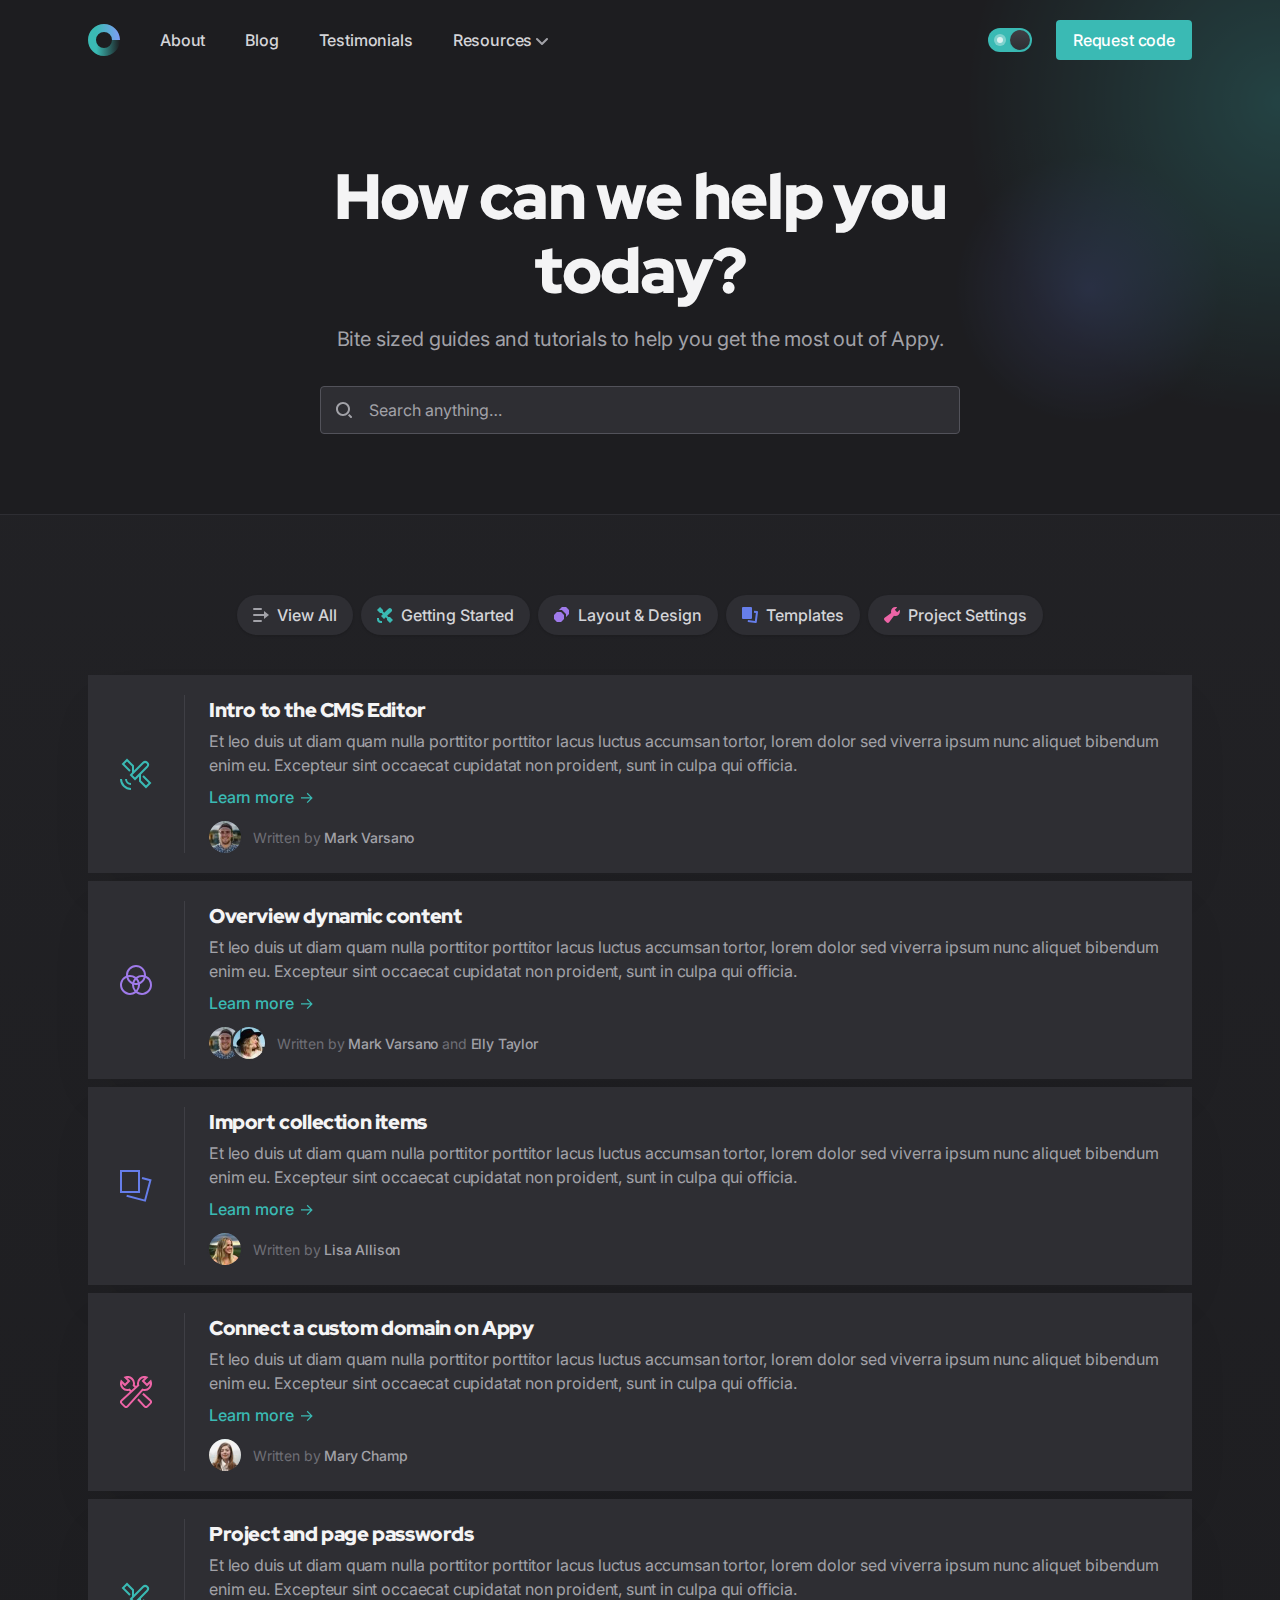
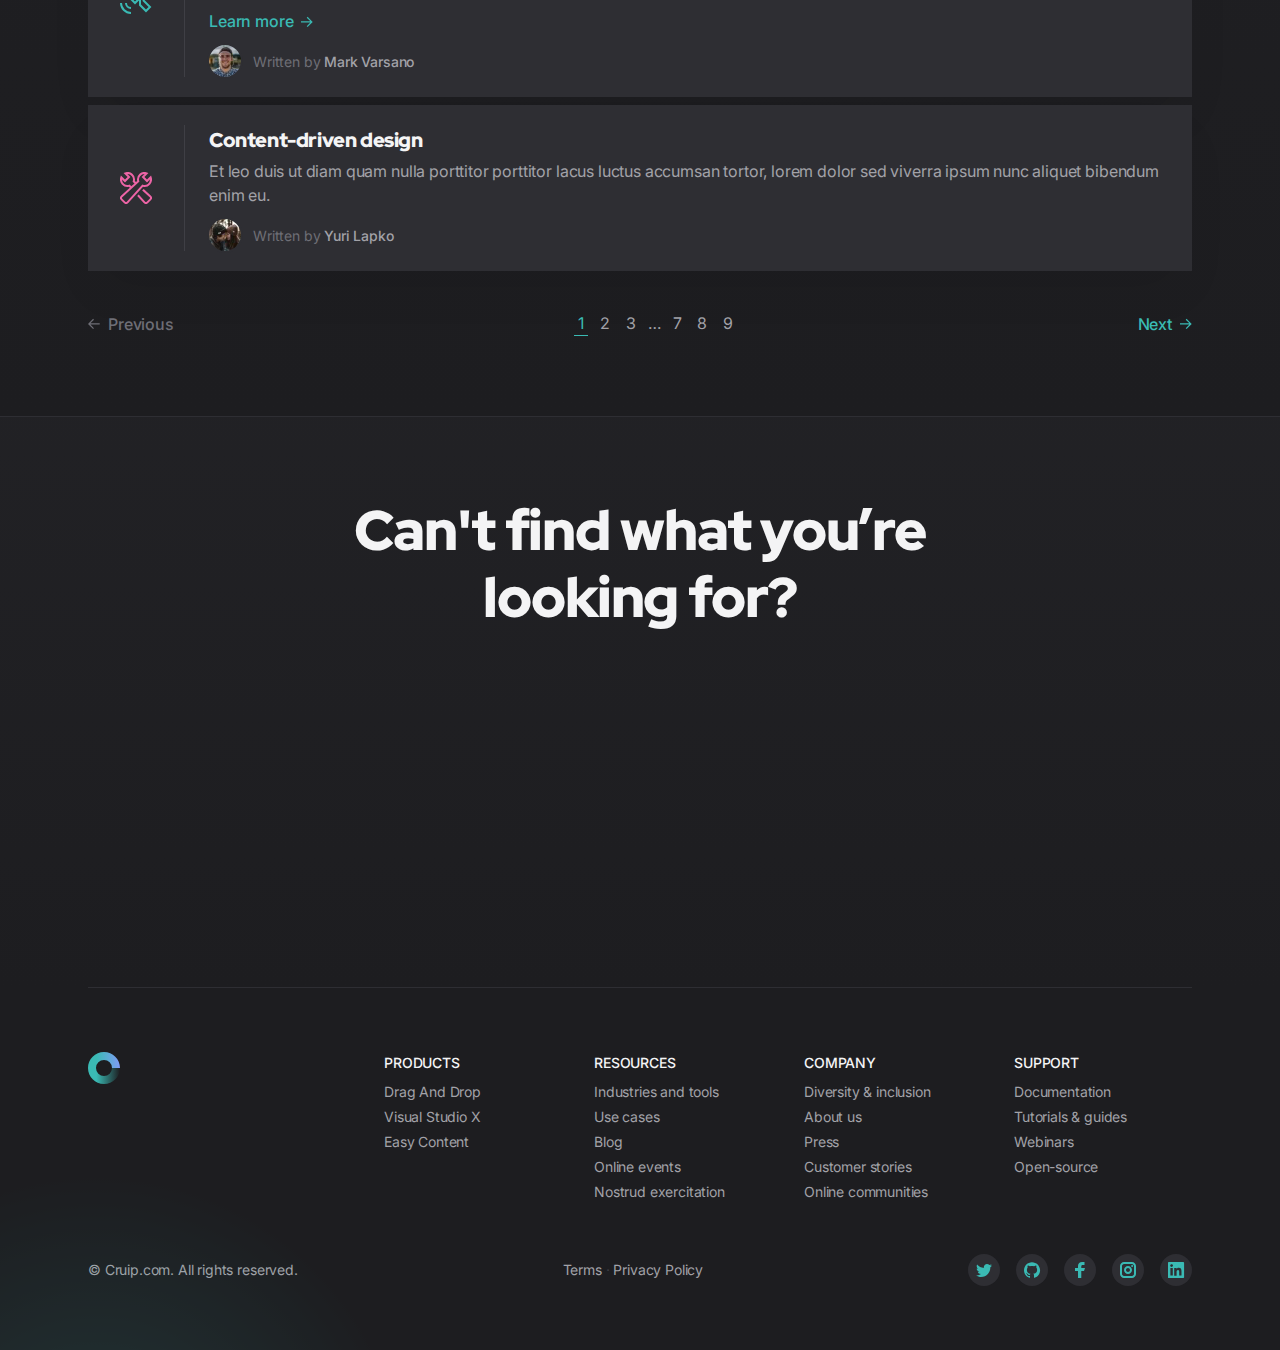
<file: help.html>
<!doctype html>
<html lang="en" class="">

<head>
    <meta charset="utf-8">
    <title>Help Center  - Appy Demo</title>
    <meta name="viewport" content="width=device-width,initial-scale=1">
    <link href="./css/vendors/aos.css" rel="stylesheet">
    <link href="./style.css" rel="stylesheet">
    <script>
    if (localStorage.getItem('dark-mode') == 'true' || !('dark-mode' in localStorage)) {
        document.querySelector('html').classList.add('dark');
    } else {
        document.querySelector('html').classList.remove('dark');
    }        
    </script>
</head>

<body class="font-inter antialiased bg-white text-gray-900 dark:bg-gray-900 dark:text-gray-100 tracking-tight">

    <!-- Page wrapper -->
    <div class="flex flex-col min-h-screen overflow-hidden">
        
        <!-- Site header -->
        <header class="absolute w-full z-30">
            <div class="max-w-6xl mx-auto px-4 sm:px-6">
                <div class="flex items-center justify-between h-20">

                    <!-- Site branding -->
                    <div class="shrink-0 mr-5">
                        <!-- Logo -->
                        <a class="block" href="index.html" aria-label="Cruip">
                            <svg class="w-8 h-8" viewBox="0 0 32 32" xmlns="http://www.w3.org/2000/svg">
                                <defs>
                                    <linearGradient x1="26%" y1="100%" x2="100%" y2="100%" id="logo_a">
                                        <stop stop-color="#3ABAB4" offset="0%" />
                                        <stop stop-color="#7F9CF5" offset="100%" />
                                    </linearGradient>
                                    <linearGradient x1="26%" y1="100%" x2="100%" y2="100%" id="logo_b">
                                        <stop stop-color="#3ABAB4" offset="0%" />
                                        <stop stop-color="#3ABAB4" stop-opacity="0" offset="100%" />
                                    </linearGradient>
                                </defs>
                                <path d="M32 16h-8a8 8 0 10-16 0H0C0 7.163 7.163 0 16 0s16 7.163 16 16z" fill="url(#logo_a)" />
                                <path d="M32 16c0 8.837-7.163 16-16 16S0 24.837 0 16h8a8 8 0 1016 0h8z" fill="url(#logo_b)" />
                            </svg>
                        </a>
                    </div>

                    <!-- Desktop navigation -->
                    <nav class="hidden md:flex md:grow">

                        <!-- Desktop menu links -->
                        <ul class="flex grow flex-wrap items-center font-medium">
                            <li>
                                <a class="text-gray-600 hover:text-gray-900 dark:text-gray-300 dark:hover:text-gray-100 px-5 py-2 flex items-center transition duration-150 ease-in-out" href="about.html">About</a>
                            </li>
                            <li>
                                <a class="text-gray-600 hover:text-gray-900 dark:text-gray-300 dark:hover:text-gray-100 px-5 py-2 flex items-center transition duration-150 ease-in-out" href="blog.html">Blog</a>
                            </li>
                            <li>
                                <a class="text-gray-600 hover:text-gray-900 dark:text-gray-300 dark:hover:text-gray-100 px-5 py-2 flex items-center transition duration-150 ease-in-out" href="testimonials.html">Testimonials</a>
                            </li>
                            <!-- 1st level: hover -->
                            <li
                                class="relative"
                                x-data="{ open: false }"
                                @mouseenter="open = true"
                                @mouseleave="open = false"
                            >
                                <a
                                    class="text-gray-600 hover:text-gray-900 dark:text-gray-300 dark:hover:text-gray-100 px-5 py-2 flex items-center transition duration-150 ease-in-out"
                                    href="#0"
                                    aria-haspopup="true"
                                    :aria-expanded="open"
                                    @focus="open = true"
                                    @focusout="open = false"
                                    @click.prevent
                                >
                                    Resources
                                    <svg class="w-3 h-3 fill-current text-gray-400 cursor-pointer ml-1 shrink-0" viewBox="0 0 12 12" xmlns="http://www.w3.org/2000/svg">
                                        <path d="M10.28 4.305L5.989 8.598 1.695 4.305A1 1 0 00.28 5.72l5 5a1 1 0 001.414 0l5-5a1 1 0 10-1.414-1.414z" />
                                    </svg>
                                </a>
                                <!-- 2nd level: hover -->
                                <ul
                                    class="origin-top-right absolute top-full left-0 w-40 bg-white dark:bg-gray-800 shadow-lg py-2 ml-4 rounded"
                                    x-show="open"
                                    x-transition:enter="transition ease-out duration-200 transform"
                                    x-transition:enter-start="opacity-0 -translate-y-2"
                                    x-transition:enter-end="opacity-100 translate-y-0"
                                    x-transition:leave="transition ease-out duration-200"
                                    x-transition:leave-start="opacity-100"
                                    x-transition:leave-end="opacity-0"
                                    x-cloak
                                >
                                    <li>
                                        <a class="text-sm text-gray-600 dark:text-gray-400 hover:text-teal-500 dark:hover:text-teal-500 flex py-2 px-4 leading-tight" href="help.html" @focus="open = true" @focusout="open = false">Help center</a>
                                    </li>
                                    <li>
                                        <a class="text-sm text-gray-600 dark:text-gray-400 hover:text-teal-500 dark:hover:text-teal-500 flex py-2 px-4 leading-tight" href="404.html" @focus="open = true" @focusout="open = false">404</a>
                                    </li>
                                </ul>
                            </li>
                        </ul>

                        <!-- Desktop lights switch -->
                        <div class="form-switch flex flex-col justify-center ml-3">
                            <input type="checkbox" name="light-switch" id="light-switch-desktop" class="light-switch sr-only" />
                            <label class="relative" for="light-switch-desktop">
                                <span class="relative bg-gradient-to-t from-gray-100 to-white dark:from-gray-800 dark:to-gray-700 shadow-sm z-10" aria-hidden="true"></span>
                                <svg class="absolute inset-0" width="44" height="24" viewBox="0 0 44 24" xmlns="http://www.w3.org/2000/svg">
                                    <g class="fill-current text-white" fill-rule="nonzero" opacity=".88">
                                        <path d="M32 8a.5.5 0 00.5-.5v-1a.5.5 0 10-1 0v1a.5.5 0 00.5.5zM35.182 9.318a.5.5 0 00.354-.147l.707-.707a.5.5 0 00-.707-.707l-.707.707a.5.5 0 00.353.854zM37.5 11.5h-1a.5.5 0 100 1h1a.5.5 0 100-1zM35.536 14.829a.5.5 0 00-.707.707l.707.707a.5.5 0 00.707-.707l-.707-.707zM32 16a.5.5 0 00-.5.5v1a.5.5 0 101 0v-1a.5.5 0 00-.5-.5zM28.464 14.829l-.707.707a.5.5 0 00.707.707l.707-.707a.5.5 0 00-.707-.707zM28 12a.5.5 0 00-.5-.5h-1a.5.5 0 100 1h1a.5.5 0 00.5-.5zM28.464 9.171a.5.5 0 00.707-.707l-.707-.707a.5.5 0 00-.707.707l.707.707z" />
                                        <circle cx="32" cy="12" r="3" />
                                        <circle fill-opacity=".4" cx="12" cy="12" r="6" />
                                        <circle fill-opacity=".88" cx="12" cy="12" r="3" />
                                    </g>
                                </svg>
                                <span class="sr-only">Switch to light / dark version</span>
                            </label>
                        </div>

                        <!-- Desktop CTA on the right -->
                        <ul class="flex justify-end flex-wrap items-center">
                            <li>
                                <a class="btn-sm text-white bg-teal-500 hover:bg-teal-400 ml-6" href="contact.html">Request code</a>
                            </li>
                        </ul>

                    </nav>
                    
                    <!-- Mobile menu -->
                    <div class="inline-flex md:hidden" x-data="{ expanded: false }">

                        <!-- Mobile lights switch -->
                        <div class="form-switch flex flex-col justify-center mr-6">
                            <input type="checkbox" name="light-switch" id="light-switch-mobile" class="light-switch sr-only" />
                            <label class="relative" for="light-switch-mobile">
                                <span class="relative bg-gradient-to-t from-gray-100 to-white dark:from-gray-800 dark:to-gray-700 shadow-sm z-10" aria-hidden="true"></span>
                                <svg class="absolute inset-0" width="44" height="24" viewBox="0 0 44 24" xmlns="http://www.w3.org/2000/svg">
                                    <g class="fill-current text-white" fill-rule="nonzero" opacity=".88">
                                        <path d="M32 8a.5.5 0 00.5-.5v-1a.5.5 0 10-1 0v1a.5.5 0 00.5.5zM35.182 9.318a.5.5 0 00.354-.147l.707-.707a.5.5 0 00-.707-.707l-.707.707a.5.5 0 00.353.854zM37.5 11.5h-1a.5.5 0 100 1h1a.5.5 0 100-1zM35.536 14.829a.5.5 0 00-.707.707l.707.707a.5.5 0 00.707-.707l-.707-.707zM32 16a.5.5 0 00-.5.5v1a.5.5 0 101 0v-1a.5.5 0 00-.5-.5zM28.464 14.829l-.707.707a.5.5 0 00.707.707l.707-.707a.5.5 0 00-.707-.707zM28 12a.5.5 0 00-.5-.5h-1a.5.5 0 100 1h1a.5.5 0 00.5-.5zM28.464 9.171a.5.5 0 00.707-.707l-.707-.707a.5.5 0 00-.707.707l.707.707z" />
                                        <circle cx="32" cy="12" r="3" />
                                        <circle fill-opacity=".4" cx="12" cy="12" r="6" />
                                        <circle fill-opacity=".88" cx="12" cy="12" r="3" />
                                    </g>
                                </svg>
                                <span class="sr-only">Switch to light / dark version</span>
                            </label>
                        </div>

                        <!-- Hamburger button -->
                        <button
                            class="hamburger"
                            :class="{ 'active': expanded }"
                            @click.stop="expanded = !expanded"
                            aria-controls="mobile-nav"
                            :aria-expanded="expanded"
                        >
                            <span class="sr-only">Menu</span>
                            <svg class="w-6 h-6 fill-current text-gray-900 hover:text-gray-900 dark:text-gray-300 dark:hover:text-gray-100 transition duration-150 ease-in-out" viewBox="0 0 24 24" xmlns="http://www.w3.org/2000/svg">
                                <rect y="4" width="24" height="2" rx="1" />
                                <rect y="11" width="24" height="2" rx="1" />
                                <rect y="18" width="24" height="2" rx="1" />
                            </svg>
                        </button>

                        <!-- Mobile navigation -->
                        <nav
                            id="mobile-nav"
                            class="fixed top-0 h-screen z-20 left-0 w-full max-w-sm -ml-16 overflow-scroll bg-white dark:bg-gray-900 shadow-lg no-scrollbar"
                            @click.outside="expanded = false"
                            @keydown.escape.window="expanded = false"
                            x-show="expanded"
                            x-transition:enter="transition ease-out duration-200 transform"
                            x-transition:enter-start="opacity-0 -translate-x-full"
                            x-transition:enter-end="opacity-100 translate-x-0"
                            x-transition:leave="transition ease-out duration-200"
                            x-transition:leave-start="opacity-100"
                            x-transition:leave-end="opacity-0"
                            x-cloak
                        >
                            <div class="py-6 pr-4 pl-20">
                                <!-- Logo -->
                                <a class="inline-block mb-4" href="index.html" aria-label="Cruip">
                                    <svg class="w-8 h-8" viewBox="0 0 32 32" xmlns="http://www.w3.org/2000/svg">
                                        <defs>
                                            <linearGradient x1="26%" y1="100%" x2="100%" y2="100%" id="menulogo_a">
                                                <stop stop-color="#3ABAB4" offset="0%" />
                                                <stop stop-color="#7F9CF5" offset="100%" />
                                            </linearGradient>
                                            <linearGradient x1="26%" y1="100%" x2="100%" y2="100%" id="menulogo_b">
                                                <stop stop-color="#3ABAB4" offset="0%" />
                                                <stop stop-color="#3ABAB4" stop-opacity="0" offset="100%" />
                                            </linearGradient>
                                        </defs>
                                        <path d="M32 16h-8a8 8 0 10-16 0H0C0 7.163 7.163 0 16 0s16 7.163 16 16z" fill="url(#menulogo_a)" />
                                        <path d="M32 16c0 8.837-7.163 16-16 16S0 24.837 0 16h8a8 8 0 1016 0h8z" fill="url(#menulogo_b)" />
                                    </svg>
                                </a>
                                <!-- Links -->
                                <ul>
                                    <li>
                                        <a class="flex text-gray-600 hover:text-gray-900 dark:text-gray-300 dark:hover:text-gray-100 py-2" href="about.html">About</a>
                                    </li>
                                    <li>
                                        <a class="flex text-gray-600 hover:text-gray-900 dark:text-gray-300 dark:hover:text-gray-100 py-2" href="blog.html">Blog</a>
                                    </li>
                                    <li>
                                        <a class="flex text-gray-600 hover:text-gray-900 dark:text-gray-300 dark:hover:text-gray-100 py-2" href="testimonials.html">Testimonials</a>
                                    </li>
                                    <li class="py-2 my-2 border-t border-b border-gray-200 dark:border-gray-800">
                                        <span class="flex text-gray-600 dark:text-gray-400 py-2">Resources</span>
                                        <ul class="pl-4">
                                            <li>
                                                <a class="text-sm flex font-medium text-gray-600 hover:text-gray-900 dark:text-gray-400 dark:hover:text-gray-100 py-2" href="help.html">Help center</a>
                                            </li>
                                            <li>
                                                <a class="text-sm flex font-medium text-gray-600 hover:text-gray-900 dark:text-gray-400 dark:hover:text-gray-100 py-2" href="404.html">404</a>
                                            </li>
                                        </ul>
                                    </li>
                                    <li>
                                        <a class="font-medium w-full inline-flex items-center justify-center border border-transparent px-4 py-2 my-2 rounded text-white bg-teal-500 hover:bg-teal-400 transition duration-150 ease-in-out" href="contact.html">Request code</a>
                                    </li>
                                </ul>
                            </div>
                        </nav>

                    </div>

                </div>
            </div>
        </header>
    
        <!-- Page content -->
        <div class="grow">

            <!-- Page illustration -->
            <div class="relative max-w-6xl mx-auto h-0 pointer-events-none -z-1" aria-hidden="true">
                <svg class="absolute top-0 right-0 transform translate-x-1/2 -mr-16 dark:opacity-40" width="800" height="502" fill="none" xmlns="http://www.w3.org/2000/svg">
                    <circle cx="400" cy="102" r="400" fill="url(#heroglow_paint0_radial)" fill-opacity=".6" />
                    <circle cx="209" cy="289" r="170" fill="url(#heroglow_paint1_radial)" fill-opacity=".4" />
                    <defs>
                        <radialGradient id="heroglow_paint0_radial" cx="0" cy="0" r="1" gradientUnits="userSpaceOnUse" gradientTransform="rotate(90 149 251) scale(315.089)">
                            <stop stop-color="#3ABAB4" />
                            <stop offset="1" stop-color="#3ABAB4" stop-opacity=".01" />
                        </radialGradient>
                        <radialGradient id="heroglow_paint1_radial" cx="0" cy="0" r="1" gradientUnits="userSpaceOnUse" gradientTransform="rotate(90 -40 249) scale(133.913)">
                            <stop stop-color="#667EEA" />
                            <stop offset="1" stop-color="#667EEA" stop-opacity=".01" />
                        </radialGradient>
                    </defs>
                </svg>
            </div>
            
            <!-- Hero -->
            <section class="relative">
                <!-- Background gradient (light version only) -->
                <div class="absolute inset-0 bg-gradient-to-t from-gray-100 to-white pointer-events-none dark:hidden" aria-hidden="true"></div>
                <!-- End background gradient (light version only) -->
                <div class="relative max-w-6xl mx-auto px-4 sm:px-6">
                    <div class="pt-32 pb-12 md:pt-40 md:pb-20">
                        <div class="max-w-3xl mx-auto text-center">
                            <h1 class="h1 font-red-hat-display mb-4" data-aos="fade-down">How can we help you today?</h1>
                            <p class="text-xl text-gray-600 dark:text-gray-400" data-aos="fade-down" data-aos-delay="150">Bite sized guides and tutorials to help you get the most out of Appy.</p>
                            <div class="max-w-2xl mx-auto md:px-4">
                                <form class="relative flex items-center mt-8" data-aos="fade-down" data-aos-delay="300">
                                    <input type="search" class="form-input w-full pl-12" placeholder="Search anything…" aria-label="Search anything" />
                                    <button type="submit" class="absolute inset-0 right-auto" aria-label="Search">
                                        <svg class="w-4 h-4 shrink-0 ml-4 mr-3" viewBox="0 0 16 16" xmlns="http://www.w3.org/2000/svg">
                                            <path class="fill-current text-gray-400" d="M7 14c-3.86 0-7-3.14-7-7s3.14-7 7-7 7 3.14 7 7-3.14 7-7 7zM7 2C4.243 2 2 4.243 2 7s2.243 5 5 5 5-2.243 5-5-2.243-5-5-5zm8.707 12.293a.999.999 0 11-1.414 1.414L11.9 13.314a8.019 8.019 0 001.414-1.414l2.393 2.393z" />
                                        </svg>
                                    </button>
                                </form>
                            </div>
                        </div>
                    </div>
                </div>
            </section>

            <!-- List -->
            <section class="relative border-t border-transparent dark:border-gray-800">
                <!-- Background gradient (dark version only) -->
                <div class="absolute inset-0 opacity-25 bg-gradient-to-b from-gray-800 to-gray-900 pointer-events-none hidden dark:block" aria-hidden="true"></div>
                <!-- End background gradient (dark version only) -->
                <div class="relative max-w-6xl mx-auto px-4 sm:px-6">
                    <div class="py-12 md:py-20">

                        <div x-data="{ category: '' }" data-aos="fade-up" data-aos-delay="450">

                            <!-- Category buttons -->
                            <div class="mb-10">
                                <div class="flex flex-wrap justify-center -m-1">
                                    <button
                                        class="font-medium px-4 py-2 bg-white hover:bg-gray-50 dark:bg-gray-800 dark:hover:bg-gray-700 shadow transition duration-150 ease-in-out rounded-full inline-flex items-center justify-center m-1"
                                        @click="category = ''"
                                    >
                                        <svg class="w-4 h-4 shrink-0 mr-2" viewBox="0 0 16 16" xmlns="http://www.w3.org/2000/svg">
                                            <path class="fill-current text-gray-400" d="M11 7H1a1 1 0 000 2h10v3l5-4-5-4v3zM8 3H1a1 1 0 010-2h7a1 1 0 010 2zM8 15H1a1 1 0 010-2h7a1 1 0 010 2z" />
                                        </svg>
                                        <span class="text-gray-600 dark:text-gray-300 transition duration-150 ease-in-out">View All</span>
                                    </button>                            
                                    <button
                                        class="font-medium px-4 py-2 bg-white hover:bg-gray-50 dark:bg-gray-800 dark:hover:bg-gray-700 shadow transition duration-150 ease-in-out rounded-full inline-flex items-center justify-center m-1"
                                        :class="{ 'bg-teal-500 hover:bg-teal-500 dark:bg-teal-600 dark:hover:bg-teal-600 dark:bg-opacity-25 dark:hover:bg-opacity-25': category === '1' }"
                                        @click="category = '1'"
                                    >
                                        <svg class="w-4 h-4 shrink-0 mr-2" viewBox="0 0 16 16" xmlns="http://www.w3.org/2000/svg">
                                            <path class="fill-current" :class="category === '1' ? 'text-teal-200 dark:text-teal-400' : 'text-teal-500'" d="M5 16H4a4 4 0 01-4-4v-1h2v1a2 2 0 002 2h1v2zM13 10h-1.686l-1.207-1.207L14.37 4.63a2.121 2.121 0 00-3-3L7.207 5.793 5.99 4.576 5.98 3.02 3.038.079 0 3.117 3 6h1.586l1.207 1.207L4 9l3 3 1.793-1.793L10 11.414V13l3.01 3.01 2.98-2.979L13 10z" />
                                        </svg>
                                        <span class="transition duration-150 ease-in-out" :class="category === '1' ? 'text-white dark:text-teal-400' : 'text-gray-600 dark:text-gray-300'">Getting Started</span>
                                    </button>
                                    <button
                                        class="font-medium px-4 py-2 bg-white hover:bg-gray-50 dark:bg-gray-800 dark:hover:bg-gray-700 shadow transition duration-150 ease-in-out rounded-full inline-flex items-center justify-center m-1"
                                        :class="{ 'bg-purple-500 hover:bg-purple-500 dark:bg-purple-600 dark:hover:bg-purple-600 dark:bg-opacity-25 dark:hover:bg-opacity-25': category === '2' }"
                                        @click="category = '2'"
                                    >
                                        <svg class="w-4 h-4 shrink-0 mr-2" viewBox="0 0 16 16" xmlns="http://www.w3.org/2000/svg">
                                            <path class="fill-current" :class="category === '2' ? 'text-purple-200 dark:text-purple-400' : 'text-purple-500'" d="M12.071 0L15 2.929v4.142L12.071 10H12V7.101L7.9 3H5v-.071L7.929 0h4.142zm-5 5L10 7.929v4.142L7.071 15H2.929L0 12.071V7.929L2.929 5h4.142z" />
                                        </svg>
                                        <span class="transition duration-150 ease-in-out" :class="category === '2' ? 'text-white dark:text-purple-400' : 'text-gray-600 dark:text-gray-300'">Layout & Design</span>
                                    </button>
                                    <button
                                        class="font-medium px-4 py-2 bg-white hover:bg-gray-50 dark:bg-gray-800 dark:hover:bg-gray-700 shadow transition duration-150 ease-in-out rounded-full inline-flex items-center justify-center m-1"
                                        :class="{ 'bg-indigo-500 hover:bg-indigo-500 dark:bg-indigo-600 dark:hover:bg-indigo-600 dark:bg-opacity-25 dark:hover:bg-opacity-25': category === '3' }"
                                        @click="category = '3'"
                                    >
                                        <svg class="w-4 h-4 shrink-0 mr-2" viewBox="0 0 16 16" xmlns="http://www.w3.org/2000/svg">
                                            <path class="fill-current" :class="category === '3' ? 'text-indigo-200 dark:text-indigo-400' : 'text-indigo-500'" d="M1 0h8a1 1 0 011 1v10a1 1 0 01-1 1H1a1 1 0 01-1-1V1a1 1 0 011-1zm14.124 4.085v-.001a1 1 0 01.868 1.116l-1.243 9.932a1 1 0 01-1.117.868l-7.938-1 .248-1.988 6.946.871.995-7.938-2.007-.251.248-1.984 3 .375z" />
                                        </svg>
                                        <span class="transition duration-150 ease-in-out" :class="category === '3' ? 'text-white dark:text-indigo-400' : 'text-gray-600 dark:text-gray-300'">Templates</span>
                                    </button>
                                    <button
                                        class="font-medium px-4 py-2 bg-white hover:bg-gray-50 dark:bg-gray-800 dark:hover:bg-gray-700 shadow transition duration-150 ease-in-out rounded-full inline-flex items-center justify-center m-1"
                                        :class="{ 'bg-pink-500 hover:bg-pink-500 dark:bg-pink-600 dark:hover:bg-pink-600 dark:bg-opacity-25 dark:hover:bg-opacity-25': category === '4' }"
                                        @click="category = '4'"
                                    >
                                        <svg class="w-4 h-4 shrink-0 mr-2" viewBox="0 0 16 16" xmlns="http://www.w3.org/2000/svg">
                                            <path class="fill-current" :class="category === '4' ? 'text-pink-200 dark:text-pink-400' : 'text-pink-500'" d="M13.172 5.178l-2.39-2.39 2.39-2.39C12.674.1 12.076 0 11.479 0a4.462 4.462 0 00-4.481 4.48c0 .499.1.897.199 1.395l-6.572 4.88c-.797.597-.797 1.692-.2 2.389l2.291 2.39c.697.697 1.792.597 2.39-.2l4.88-6.571c.497.1.995.199 1.493.199 2.49 0 4.48-1.992 4.48-4.481 0-.598-.099-1.195-.298-1.693l-2.49 2.39z" />
                                        </svg>
                                        <span class="transition duration-150 ease-in-out" :class="category === '4' ? 'text-white dark:text-pink-400' : 'text-gray-600 dark:text-gray-300'">Project Settings</span>
                                    </button>
                                </div>
                            </div>

                            <!-- Articles -->
                            <div class="-mb-2">

                                <!-- 1st Article -->
                                <article class="mb-2" x-show="['', '1'].includes(category)">
                                    <div class="flex pr-6 py-5 bg-white dark:bg-gray-800 divide-x divide-gray-200 dark:divide-gray-700 shadow-2xl">
                                        <!-- Category icon -->
                                        <div class="flex items-center px-4 sm:px-8">
                                            <svg class="w-8 h-8" viewBox="0 0 32 32" xmlns="http://www.w3.org/2000/svg">
                                                <circle class="fill-current text-teal-100 dark:hidden" cx="16" cy="16" r="16" /> 
                                                <path class="fill-current text-teal-500" d="M19 18.414l-4 4L9.586 17l.707-.707L12 14.586V8.414l-5-5L4.414 6l6.293 6.293-1.414 1.414L1.586 6 7 .586l7 7v5l8.463-8.463a3.828 3.828 0 115.414 5.414L21 16.414v6.172l5 5L28.586 25l-6.293-6.293 1.414-1.414L31.414 25 26 30.414l-7-7v-5zm-4 1.172L26.463 8.123a1.828 1.828 0 10-2.586-2.586L12.414 17 15 19.586zM11 30v2C4.925 32 0 27.075 0 21h2a9 9 0 009 9zm0-5v2a6 6 0 01-6-6h2a4 4 0 004 4z" />
                                            </svg>
                                        </div>
                                        <!-- Content -->
                                        <div class="pl-6">
                                            <header>
                                                <h3 class="font-red-hat-display text-xl font-black tracking-tighter mb-1">
                                                    <a href="#0">Intro to the CMS Editor</a>
                                                </h3>
                                            </header>
                                            <p class="text-gray-600 dark:text-gray-400">
                                                Et leo duis ut diam quam nulla porttitor porttitor lacus luctus accumsan tortor, lorem dolor sed viverra ipsum nunc aliquet bibendum enim eu. Excepteur sint occaecat cupidatat non proident, sunt in culpa qui officia.
                                            </p>
                                            <a class="inline-flex items-center font-medium text-teal-500 hover:underline mt-2" href="#0">
                                                <span>Learn more</span>
                                                <svg class="w-3 h-3 shrink-0 mt-px ml-2" viewBox="0 0 12 12" xmlns="http://www.w3.org/2000/svg">
                                                    <path class="fill-current" d="M6.602 11l-.875-.864L9.33 6.534H0v-1.25h9.33L5.727 1.693l.875-.875 5.091 5.091z" />
                                                </svg>
                                            </a>
                                            <footer class="text-sm flex items-center mt-3">
                                                <div class="flex shrink-0 mr-3">
                                                    <a class="relative" href="#0">
                                                        <span class="absolute inset-0 -m-px" aria-hidden="true"><span class="absolute inset-0 -m-px bg-white dark:bg-gray-800 rounded-full"></span></span>
                                                        <img class="relative rounded-full" src="./images/news-author-01.jpg" width="32" height="32" alt="Author 01" />
                                                    </a>
                                                </div>
                                                <div class="text-gray-500">
                                                    <span>Written by </span>
                                                    <a class="font-medium text-gray-800 dark:text-gray-400 hover:underline" href="#0">Mark Varsano</a>
                                                </div>
                                            </footer>
                                        </div>
                                    </div>
                                </article>

                                <!-- 2nd Article -->
                                <article class="mb-2" x-show="['', '2'].includes(category)">
                                    <div class="flex pr-6 py-5 bg-white dark:bg-gray-800 divide-x divide-gray-200 dark:divide-gray-700 shadow-2xl">
                                        <!-- Category icon -->
                                        <div class="flex items-center px-4 sm:px-8">
                                            <svg class="w-8 h-8" viewBox="0 0 32 32" xmlns="http://www.w3.org/2000/svg">
                                                <circle class="fill-current text-purple-100 dark:hidden" cx="16" cy="16" r="16" />
                                                <path class="fill-current text-purple-500" d="M12.033 20.182a10.027 10.027 0 01-5.622-6.334A8 8 0 1014.5 27.615a9.962 9.962 0 01-2.467-7.433zm1.97.618A7.97 7.97 0 0016 26.291a7.97 7.97 0 001.997-5.49 10.046 10.046 0 01-3.996 0zm11.964-8.982A10.003 10.003 0 0132 21c0 5.523-4.477 10-10 10a9.956 9.956 0 01-6-2 9.956 9.956 0 01-6 2C4.477 31 0 26.523 0 21c0-4.113 2.484-7.647 6.033-9.182C6.011 11.548 6 11.275 6 11 6 5.477 10.477 1 16 1s10 4.477 10 10c0 .275-.011.548-.033.818zm-.378 2.03a10.027 10.027 0 01-5.622 6.334 9.962 9.962 0 01-2.467 7.433 8 8 0 108.089-13.767zM12.41 18.152a9.982 9.982 0 012.09-3.767 8.03 8.03 0 00-6.2-1.204 8.02 8.02 0 004.11 4.97zm1.89.667a8.03 8.03 0 003.398 0A7.984 7.984 0 0016 15.71a7.984 7.984 0 00-1.7 3.11zm9.697-7.62L24 11a8 8 0 10-15.998.2c.646-.131 1.314-.2 1.998-.2 2.251 0 4.329.744 6 2a9.956 9.956 0 016-2c.684 0 1.352.069 1.998.2zm-.299 1.982a8.03 8.03 0 00-6.2 1.204 9.982 9.982 0 012.09 3.767 8.02 8.02 0 004.11-4.971z" />
                                            </svg>
                                        </div>
                                        <!-- Content -->
                                        <div class="pl-6">
                                            <header>
                                                <h3 class="font-red-hat-display text-xl font-black tracking-tighter mb-1">
                                                    <a href="#0">Overview dynamic content</a>
                                                </h3>
                                            </header>
                                            <p class="text-gray-600 dark:text-gray-400">
                                                Et leo duis ut diam quam nulla porttitor porttitor lacus luctus accumsan tortor, lorem dolor sed viverra ipsum nunc aliquet bibendum enim eu. Excepteur sint occaecat cupidatat non proident, sunt in culpa qui officia.
                                            </p>
                                            <a class="inline-flex items-center font-medium text-teal-500 hover:underline mt-2" href="#0">
                                                <span>Learn more</span>
                                                <svg class="w-3 h-3 shrink-0 mt-px ml-2" viewBox="0 0 12 12" xmlns="http://www.w3.org/2000/svg">
                                                    <path class="fill-current" d="M6.602 11l-.875-.864L9.33 6.534H0v-1.25h9.33L5.727 1.693l.875-.875 5.091 5.091z" />
                                                </svg>
                                            </a>
                                            <footer class="text-sm flex items-center mt-3">
                                                <div class="flex shrink-0 mr-3">
                                                    <a class="relative" href="#0">
                                                        <span class="absolute inset-0 -m-px" aria-hidden="true"><span class="absolute inset-0 -m-px bg-white dark:bg-gray-800 rounded-full"></span></span>
                                                        <img class="relative rounded-full" src="./images/news-author-01.jpg" width="32" height="32" alt="Author 01" />
                                                    </a>
                                                    <a class="relative -ml-2" href="#0">
                                                        <span class="absolute inset-0 -m-px" aria-hidden="true"><span class="absolute inset-0 -m-px bg-white dark:bg-gray-800 rounded-full"></span></span>
                                                        <img class="relative rounded-full" src="./images/news-author-02.jpg" width="32" height="32" alt="Author 02" />
                                                    </a>
                                                </div>
                                                <div class="text-gray-500">
                                                    <span>Written by </span>
                                                    <a class="font-medium text-gray-800 dark:text-gray-400 hover:underline" href="#0">Mark Varsano</a> and <a class="font-medium text-gray-800 dark:text-gray-400 hover:underline" href="#0">Elly Taylor</a>
                                                </div>
                                            </footer>
                                        </div>
                                    </div>
                                </article>

                                <!-- 3rd Article -->
                                <article class="mb-2" x-show="['', '3'].includes(category)">
                                    <div class="flex pr-6 py-5 bg-white dark:bg-gray-800 divide-x divide-gray-200 dark:divide-gray-700 shadow-2xl">
                                        <!-- Category icon -->
                                        <div class="flex items-center px-4 sm:px-8">
                                            <svg class="w-8 h-8" viewBox="0 0 32 32" xmlns="http://www.w3.org/2000/svg">
                                                <circle class="fill-current text-indigo-100 dark:hidden" cx="16" cy="16" r="16" />
                                                <path class="fill-current text-indigo-500" d="M2 2v19h16V2H2zm18-2v23H0V0h20zm9.201 11.03l-7.425-1.987.518-1.932 9.357 2.505-5.948 22.218-19.32-5.172.518-1.932 17.388 4.654L29.2 11.03z" />
                                            </svg>
                                        </div>
                                        <!-- Content -->
                                        <div class="pl-6">
                                            <header>
                                                <h3 class="font-red-hat-display text-xl font-black tracking-tighter mb-1">
                                                    <a href="#0">Import collection items</a>
                                                </h3>
                                            </header>
                                            <p class="text-gray-600 dark:text-gray-400">
                                                Et leo duis ut diam quam nulla porttitor porttitor lacus luctus accumsan tortor, lorem dolor sed viverra ipsum nunc aliquet bibendum enim eu. Excepteur sint occaecat cupidatat non proident, sunt in culpa qui officia.
                                            </p>
                                            <a class="inline-flex items-center font-medium text-teal-500 hover:underline mt-2" href="#0">
                                                <span>Learn more</span>
                                                <svg class="w-3 h-3 shrink-0 mt-px ml-2" viewBox="0 0 12 12" xmlns="http://www.w3.org/2000/svg">
                                                    <path class="fill-current" d="M6.602 11l-.875-.864L9.33 6.534H0v-1.25h9.33L5.727 1.693l.875-.875 5.091 5.091z" />
                                                </svg>
                                            </a>
                                            <footer class="text-sm flex items-center mt-3">
                                                <div class="flex shrink-0 mr-3">
                                                    <a class="relative" href="#0">
                                                        <span class="absolute inset-0 -m-px" aria-hidden="true"><span class="absolute inset-0 -m-px bg-white dark:bg-gray-800 rounded-full"></span></span>
                                                        <img class="relative rounded-full" src="./images/news-author-03.jpg" width="32" height="32" alt="Author 03" />
                                                    </a>
                                                </div>
                                                <div class="text-gray-500">
                                                    <span>Written by </span>
                                                    <a class="font-medium text-gray-800 dark:text-gray-400 hover:underline" href="#0">Lisa Allison</a>
                                                </div>
                                            </footer>
                                        </div>
                                    </div>
                                </article>

                                <!-- 4th Article -->
                                <article class="mb-2" x-show="['', '4'].includes(category)">
                                    <div class="flex pr-6 py-5 bg-white dark:bg-gray-800 divide-x divide-gray-200 dark:divide-gray-700 shadow-2xl">
                                        <!-- Category icon -->
                                        <div class="flex items-center px-4 sm:px-8">
                                            <svg class="w-8 h-8" viewBox="0 0 32 32" xmlns="http://www.w3.org/2000/svg">
                                                <circle class="fill-current text-pink-100 dark:hidden" cx="16" cy="16" r="16" />
                                                <path class="fill-current text-pink-500" d="M14.515 11.398l-1.918-1.75.178-.601A5.487 5.487 0 007.415 2l3 2.999L5 10.414 2.002 7.416a5.49 5.49 0 007.046 5.359l.6-.177 1.615 1.767 3.252-2.967zm-4.73 4.315l-.79-.865A7.49 7.49 0 01.421 5.036l.526-1.502L5 7.586 7.586 5 3.535.949l1.5-.527a7.487 7.487 0 019.813 8.572L16 10.045l1.153-1.051A7.49 7.49 0 0126.964.422l1.502.526L24.414 5 27 7.586l4.051-4.051.527 1.5a7.487 7.487 0 01-8.572 9.813L8.255 31.022a3 3 0 01-4.338.1L.879 28.082a3 3 0 01.1-4.338l8.806-8.032zm7.444 8.166l1.477-1.349.675.739 5.842 6.4a1 1 0 001.446.033l3.038-3.038a1 1 0 00-.033-1.446l-7.487-6.828 1.348-1.478.739.674 6.748 6.154a3 3 0 01.1 4.338l-3.039 3.038a3 3 0 01-4.338-.099L17.23 23.88zM27 10.414L21.586 5l2.998-2.998a5.49 5.49 0 00-5.359 7.046l.177.6-.462.422L2.326 25.223a1 1 0 00-.033 1.446l3.038 3.038a1 1 0 001.446-.033l15.575-17.077.601.178A5.487 5.487 0 0030 7.415l-2.999 3z" />
                                            </svg>
                                        </div>
                                        <!-- Content -->
                                        <div class="pl-6">
                                            <header>
                                                <h3 class="font-red-hat-display text-xl font-black tracking-tighter mb-1">
                                                    <a href="#0">Connect a custom domain on Appy</a>
                                                </h3>
                                            </header>
                                            <p class="text-gray-600 dark:text-gray-400">
                                                Et leo duis ut diam quam nulla porttitor porttitor lacus luctus accumsan tortor, lorem dolor sed viverra ipsum nunc aliquet bibendum enim eu. Excepteur sint occaecat cupidatat non proident, sunt in culpa qui officia.
                                            </p>
                                            <a class="inline-flex items-center font-medium text-teal-500 hover:underline mt-2" href="#0">
                                                <span>Learn more</span>
                                                <svg class="w-3 h-3 shrink-0 mt-px ml-2" viewBox="0 0 12 12" xmlns="http://www.w3.org/2000/svg">
                                                    <path class="fill-current" d="M6.602 11l-.875-.864L9.33 6.534H0v-1.25h9.33L5.727 1.693l.875-.875 5.091 5.091z" />
                                                </svg>
                                            </a>
                                            <footer class="text-sm flex items-center mt-3">
                                                <div class="flex shrink-0 mr-3">
                                                    <a class="relative" href="#0">
                                                        <span class="absolute inset-0 -m-px" aria-hidden="true"><span class="absolute inset-0 -m-px bg-white dark:bg-gray-800 rounded-full"></span></span>
                                                        <img class="relative rounded-full" src="./images/news-author-04.jpg" width="32" height="32" alt="Author 04" />
                                                    </a>
                                                </div>
                                                <div class="text-gray-500">
                                                    <span>Written by </span>
                                                    <a class="font-medium text-gray-800 dark:text-gray-400 hover:underline" href="#0">Mary Champ</a>
                                                </div>
                                            </footer>
                                        </div>
                                    </div>
                                </article>

                                <!-- 5th Article -->
                                <article class="mb-2" x-show="['', '1'].includes(category)">
                                    <div class="flex pr-6 py-5 bg-white dark:bg-gray-800 divide-x divide-gray-200 dark:divide-gray-700 shadow-2xl">
                                        <!-- Category icon -->
                                        <div class="flex items-center px-4 sm:px-8">
                                            <svg class="w-8 h-8" viewBox="0 0 32 32" xmlns="http://www.w3.org/2000/svg">
                                                <circle class="fill-current text-teal-100 dark:hidden" cx="16" cy="16" r="16" />
                                                <path class="fill-current text-teal-500" d="M19 18.414l-4 4L9.586 17l.707-.707L12 14.586V8.414l-5-5L4.414 6l6.293 6.293-1.414 1.414L1.586 6 7 .586l7 7v5l8.463-8.463a3.828 3.828 0 115.414 5.414L21 16.414v6.172l5 5L28.586 25l-6.293-6.293 1.414-1.414L31.414 25 26 30.414l-7-7v-5zm-4 1.172L26.463 8.123a1.828 1.828 0 10-2.586-2.586L12.414 17 15 19.586zM11 30v2C4.925 32 0 27.075 0 21h2a9 9 0 009 9zm0-5v2a6 6 0 01-6-6h2a4 4 0 004 4z" />
                                            </svg>
                                        </div>
                                        <!-- Content -->
                                        <div class="pl-6">
                                            <header>
                                                <h3 class="font-red-hat-display text-xl font-black tracking-tighter mb-1">
                                                    <a href="#0">Project and page passwords</a>
                                                </h3>
                                            </header>
                                            <p class="text-gray-600 dark:text-gray-400">
                                                Et leo duis ut diam quam nulla porttitor porttitor lacus luctus accumsan tortor, lorem dolor sed viverra ipsum nunc aliquet bibendum enim eu. Excepteur sint occaecat cupidatat non proident, sunt in culpa qui officia.
                                            </p>
                                            <a class="inline-flex items-center font-medium text-teal-500 hover:underline mt-2" href="#0">
                                                <span>Learn more</span>
                                                <svg class="w-3 h-3 shrink-0 mt-px ml-2" viewBox="0 0 12 12" xmlns="http://www.w3.org/2000/svg">
                                                    <path class="fill-current" d="M6.602 11l-.875-.864L9.33 6.534H0v-1.25h9.33L5.727 1.693l.875-.875 5.091 5.091z" />
                                                </svg>
                                            </a>
                                            <footer class="text-sm flex items-center mt-3">
                                                <div class="flex shrink-0 mr-3">
                                                    <a class="relative" href="#0">
                                                        <span class="absolute inset-0 -m-px" aria-hidden="true"><span class="absolute inset-0 -m-px bg-white dark:bg-gray-800 rounded-full"></span></span>
                                                        <img class="relative rounded-full" src="./images/news-author-01.jpg" width="32" height="32" alt="Author 01" />
                                                    </a>
                                                </div>
                                                <div class="text-gray-500">
                                                    <span>Written by </span>
                                                    <a class="font-medium text-gray-800 dark:text-gray-400 hover:underline" href="#0">Mark Varsano</a>
                                                </div>
                                            </footer>
                                        </div>
                                    </div>
                                </article>

                                <!-- 6th Article -->
                                <article class="mb-2" x-show="['', '4'].includes(category)">
                                    <div class="flex pr-6 py-5 bg-white dark:bg-gray-800 divide-x divide-gray-200 dark:divide-gray-700 shadow-2xl">
                                        <!-- Category icon -->
                                        <div class="flex items-center px-4 sm:px-8">
                                            <svg class="w-8 h-8" viewBox="0 0 32 32" xmlns="http://www.w3.org/2000/svg">
                                                <circle class="fill-current text-pink-100 dark:hidden" cx="16" cy="16" r="16" />
                                                <path class="fill-current text-pink-500" d="M14.515 11.398l-1.918-1.75.178-.601A5.487 5.487 0 007.415 2l3 2.999L5 10.414 2.002 7.416a5.49 5.49 0 007.046 5.359l.6-.177 1.615 1.767 3.252-2.967zm-4.73 4.315l-.79-.865A7.49 7.49 0 01.421 5.036l.526-1.502L5 7.586 7.586 5 3.535.949l1.5-.527a7.487 7.487 0 019.813 8.572L16 10.045l1.153-1.051A7.49 7.49 0 0126.964.422l1.502.526L24.414 5 27 7.586l4.051-4.051.527 1.5a7.487 7.487 0 01-8.572 9.813L8.255 31.022a3 3 0 01-4.338.1L.879 28.082a3 3 0 01.1-4.338l8.806-8.032zm7.444 8.166l1.477-1.349.675.739 5.842 6.4a1 1 0 001.446.033l3.038-3.038a1 1 0 00-.033-1.446l-7.487-6.828 1.348-1.478.739.674 6.748 6.154a3 3 0 01.1 4.338l-3.039 3.038a3 3 0 01-4.338-.099L17.23 23.88zM27 10.414L21.586 5l2.998-2.998a5.49 5.49 0 00-5.359 7.046l.177.6-.462.422L2.326 25.223a1 1 0 00-.033 1.446l3.038 3.038a1 1 0 001.446-.033l15.575-17.077.601.178A5.487 5.487 0 0030 7.415l-2.999 3z" />
                                            </svg>
                                        </div>
                                        <!-- Content -->
                                        <div class="pl-6">
                                            <header>
                                                <h3 class="font-red-hat-display text-xl font-black tracking-tighter mb-1">
                                                    <a href="#0">Content-driven design</a>
                                                </h3>
                                            </header>
                                            <p class="text-gray-600 dark:text-gray-400">Et leo duis ut diam quam nulla porttitor porttitor lacus luctus accumsan tortor, lorem dolor sed viverra ipsum nunc aliquet bibendum enim eu.</p>
                                            <footer class="text-sm flex items-center mt-3">
                                                <div class="flex shrink-0 mr-3">
                                                    <a class="relative" href="#0">
                                                        <span class="absolute inset-0 -m-px" aria-hidden="true"><span class="absolute inset-0 -m-px bg-white dark:bg-gray-800 rounded-full"></span></span>
                                                        <img class="relative rounded-full" src="./images/news-author-05.jpg" width="32" height="32" alt="Author 05" />
                                                    </a>
                                                </div>
                                                <div class="text-gray-500">
                                                    <span>Written by </span>
                                                    <a class="font-medium text-gray-800 dark:text-gray-400 hover:underline" href="#0">Yuri Lapko</a>
                                                </div>
                                            </footer>
                                        </div>
                                    </div>
                                </article>

                            </div>

                            <!-- Pagination -->
                            <nav class="flex justify-center sm:justify-between mt-12">
                                <span class="hidden sm:inline-flex items-center font-medium text-gray-400 dark:text-gray-500">
                                    <svg class="w-3 h-3 shrink-0 mt-px mr-2" viewBox="0 0 12 12" xmlns="http://www.w3.org/2000/svg">
                                        <path class="fill-current" d="M5.091 11L0 5.909 5.091.818l.875.875-3.602 3.591h9.329v1.25H2.364l3.602 3.602z" />
                                    </svg>
                                    <span>Previous</span>
                                </span>
                                <ul class="flex">
                                    <li class="mx-1">
                                        <a class="inline-flex text-teal-500 px-1 border-b border-teal-500 transition duration-150 ease-in-out" href="#0">1</a>
                                    </li>
                                    <li class="mx-1">
                                        <a class="inline-flex text-gray-600 dark:text-gray-400 hover:text-gray-900 dark:hover:text-gray-100 px-1 transition duration-150 ease-in-out" href="#0">2</a>
                                    </li>
                                    <li class="mx-1">
                                        <a class="inline-flex text-gray-600 dark:text-gray-400 hover:text-gray-900 dark:hover:text-gray-100 px-1 transition duration-150 ease-in-out" href="#0">3</a>
                                    </li>
                                    <li class="mx-1">
                                        <span class="inline-flex text-gray-600 dark:text-gray-400">…</span>
                                    </li>
                                    <li class="mx-1">
                                        <a class="inline-flex text-gray-600 dark:text-gray-400 hover:text-gray-900 dark:hover:text-gray-100 px-1 transition duration-150 ease-in-out" href="#0">7</a>
                                    </li>
                                    <li class="mx-1">
                                        <a class="inline-flex text-gray-600 dark:text-gray-400 hover:text-gray-900 dark:hover:text-gray-100 px-1 transition duration-150 ease-in-out" href="#0">8</a>
                                    </li>
                                    <li class="mx-1">
                                        <a class="inline-flex text-gray-600 dark:text-gray-400 hover:text-gray-900 dark:hover:text-gray-100 px-1 transition duration-150 ease-in-out" href="#0">9</a>
                                    </li>
                                </ul>
                                <a class="hidden sm:inline-flex items-center font-medium text-teal-500 hover:underline" href="#0">
                                    <span>Next</span>
                                    <svg class="w-3 h-3 shrink-0 mt-px ml-2" viewBox="0 0 12 12" xmlns="http://www.w3.org/2000/svg">
                                        <path class="fill-current" d="M6.602 11l-.875-.864L9.33 6.534H0v-1.25h9.33L5.727 1.693l.875-.875 5.091 5.091z" />
                                    </svg>
                                </a>
                            </nav>

                        </div>

                    </div>
                </div>
            </section>
            
            <!-- Related links -->
            <section class="relative border-t border-gray-200 dark:border-gray-800">
                <!-- Background gradient -->
                <div class="absolute inset-0 dark:opacity-25 bg-gradient-to-b from-gray-100 to-white dark:from-gray-800 dark:to-gray-900 pointer-events-none" aria-hidden="true"></div>
                <!-- End background gradient -->
                <div class="relative max-w-6xl mx-auto px-4 sm:px-6">
                    <div class="py-12 md:py-20">

                        <!-- Section header -->
                        <div class="max-w-3xl mx-auto text-center pb-12 md:pb-20">
                            <h2 class="h2 font-red-hat-display">Can't find what you’re looking for?</h2>
                        </div>

                        <!-- Items -->
                        <div class="max-w-xs sm:max-w-none mx-auto md:max-w-none lg:max-w-none grid gap-4 md:gap-6 sm:grid-cols-2 md:grid-cols-3" data-aos-id-rellinks>

                            <!-- 1st item -->
                            <a class="flex flex-col items-center text-center p-5 text-white group bg-gradient-to-tr from-teal-500 to-teal-400 dark:to-teal-500 shadow-2xl" href="#0" data-aos="fade-down" data-aos-anchor="[data-aos-id-rellinks]">
                                <svg class="w-8 h-8 mb-3" viewBox="0 0 32 32" xmlns="http://www.w3.org/2000/svg">
                                    <path class="fill-current" d="M11.586 23l-3-3L10 18.586 15.414 24 10 29.414 8.586 28l3-3H3v-8h2v6h6.586zm8.828-14l3 3L22 13.414 16.586 8 22 2.586 23.414 4l-3 3H29v8h-2V9h-6.586zM7 14A7 7 0 117 0a7 7 0 010 14zm0-2A5 5 0 107 2a5 5 0 000 10zm18 20a7 7 0 110-14 7 7 0 010 14zm0-2a5 5 0 100-10 5 5 0 000 10z" fill="#FFF" fill-rule="nonzero" />
                                </svg>
                                <div class="font-red-hat-display text-xl font-black tracking-tighter mb-1">Community Forum</div>
                                <div class="grow opacity-80 mb-3">Lorem ipsum dolor sit amet, consectetur adipiscing elit.</div>
                                <svg class="w-4 h-4 mb-1 transform group-hover:rotate-45 transition duration-150 ease-in-out" viewBox="0 0 16 16" xmlns="http://www.w3.org/2000/svg">
                                    <path class="fill-current" d="M14 1H6v2h5.586L1.293 13.293l1.414 1.414L13 4.414V10h2V2a1 1 0 00-1-1z" />
                                </svg>
                            </a>

                            <!-- 2nd item -->
                            <a class="flex flex-col items-center text-center p-5 text-white group bg-gradient-to-tr from-purple-500 to-purple-400 dark:to-purple-500 shadow-2xl" href="#0" data-aos="fade-down" data-aos-anchor="[data-aos-id-rellinks]" data-aos-delay="150">
                                <svg class="w-8 h-8 mb-3" viewBox="0 0 32 32" xmlns="http://www.w3.org/2000/svg">
                                    <path class="fill-current" d="M25.324 21H22v-2h3.324a6 6 0 014.992 2.671l1.206 1.81-1.16.451-15.167 5.9a7 7 0 01-6.3-.619L0 23.55V13h3c2.994 0 5.922 1.078 7.5 3H15a6 6 0 016 6v1H8v-2h10.874A4.002 4.002 0 0015 18H9.466l-.297-.443C8.123 15.995 5.612 15 3 15H2v7.451l7.97 5.075a5 5 0 004.5.442l13.996-5.444A4 4 0 0025.324 21zM25.6 8.439L19 15.27l-.72-.744-5.884-6.092a5.046 5.046 0 010-6.968A4.74 4.74 0 0119 1.223a4.738 4.738 0 016.603.243A5.046 5.046 0 0125.6 8.44zm-1.442-1.385a3.045 3.045 0 00-.001-4.206 2.738 2.738 0 00-4.307.445l-.849 1.371-.85-1.37a2.74 2.74 0 00-4.309-.447 3.045 3.045 0 00-.004 4.202L19 12.392l5.158-5.338z" fill="#FFF" fill-rule="nonzero" />
                                </svg>
                                <div class="font-red-hat-display text-xl font-black tracking-tighter mb-1">FAQs</div>
                                <div class="grow opacity-80 mb-3">Lorem ipsum dolor sit amet, consectetur adipiscing elit.</div>
                                <svg class="w-4 h-4 mb-1 transform group-hover:rotate-45 transition duration-150 ease-in-out" viewBox="0 0 16 16" xmlns="http://www.w3.org/2000/svg">
                                    <path class="fill-current" d="M14 1H6v2h5.586L1.293 13.293l1.414 1.414L13 4.414V10h2V2a1 1 0 00-1-1z" />
                                </svg>
                            </a>
                            
                            <!-- 3rd item -->
                            <a class="flex flex-col items-center text-center p-5 text-white group bg-gradient-to-tr from-indigo-500 to-indigo-400 dark:to-indigo-500 shadow-2xl sm:col-span-2 md:col-auto" href="#0" data-aos="fade-down" data-aos-anchor="[data-aos-id-rellinks]" data-aos-delay="300">
                                <svg class="w-8 h-8 mb-3" viewBox="0 0 32 32" xmlns="http://www.w3.org/2000/svg">
                                    <path class="fill-current" d="M11.697 9.254l-4.3-4.3a14.14 14.14 0 00-2.443 2.442l4.3 4.3a8.03 8.03 0 012.443-2.442zm1.932-.896a8.036 8.036 0 014.742 0l4.538-4.538a14.027 14.027 0 00-13.818 0l4.538 4.538zm6.674.896a8.03 8.03 0 012.443 2.443l4.3-4.3a14.14 14.14 0 00-2.443-2.443l-4.3 4.3zm3.339 4.375a8.036 8.036 0 010 4.742l4.538 4.538a14.027 14.027 0 000-13.818l-4.538 4.538zm-.896 6.674a8.029 8.029 0 01-2.443 2.443l4.3 4.3a14.14 14.14 0 002.443-2.443l-4.3-4.3zm-4.375 3.34a8.036 8.036 0 01-4.742 0L9.091 28.18a14.027 14.027 0 0013.818 0l-4.538-4.538zm-6.674-.897a8.029 8.029 0 01-2.443-2.443l-4.3 4.3a14.14 14.14 0 002.443 2.443l4.3-4.3zm-3.34-4.375a8.036 8.036 0 010-4.742L3.82 9.09a14.027 14.027 0 000 13.818l4.538-4.538zm18.956 8.943c-6.248 6.248-16.378 6.248-22.627 0-6.248-6.249-6.248-16.38 0-22.628 6.249-6.248 16.38-6.248 22.627 0 6.249 6.249 6.249 16.38 0 22.628zm-7.07-7.071a6 6 0 10-8.486-8.486 6 6 0 008.485 8.486z" />
                                </svg>
                                <div class="font-red-hat-display text-xl font-black tracking-tighter mb-1">Contact Support</div>
                                <div class="grow opacity-80 mb-3">Lorem ipsum dolor sit amet, consectetur adipiscing elit.</div>
                                <svg class="w-4 h-4 mb-1 transform group-hover:rotate-45 transition duration-150 ease-in-out" viewBox="0 0 16 16" xmlns="http://www.w3.org/2000/svg">
                                    <path class="fill-current" d="M14 1H6v2h5.586L1.293 13.293l1.414 1.414L13 4.414V10h2V2a1 1 0 00-1-1z" />
                                </svg>
                            </a>

                        </div>

                    </div>
                </div>
            </section>

        </div>

        <!-- Site footer -->
        <footer class="relative">
            <div class="max-w-6xl mx-auto px-4 sm:px-6">
                <div class="py-12 md:py-16 border-t border-gray-200 dark:border-gray-800 -mt-px">

                    <!-- Footer illustration -->
                    <div class="pointer-events-none -z-1" aria-hidden="true">
                        <svg class="absolute bottom-0 left-0 transform -translate-x-1/2 ml-24 dark:opacity-40" width="800" height="264" fill="none" xmlns="http://www.w3.org/2000/svg">
                            <circle cx="400" cy="400" r="400" fill="url(#footerglow_paint0_radial)" fill-opacity=".4" />
                            <defs>
                                <radialGradient id="footerglow_paint0_radial" cx="0" cy="0" r="1" gradientUnits="userSpaceOnUse" gradientTransform="rotate(90 0 400) scale(315.089)">
                                    <stop stop-color="#3ABAB4" />
                                    <stop offset="1" stop-color="#3ABAB4" stop-opacity=".01" />
                                </radialGradient>
                            </defs>
                        </svg>
                    </div>

                    <!-- Top area: Blocks -->
                    <div class="grid md:grid-cols-12 gap-8 lg:gap-20 mb-8 md:mb-12">

                        <!-- 1st block -->
                        <div class="md:col-span-2 lg:col-span-3">
                            <!-- Logo -->
                            <a class="inline-block" href="index.html" aria-label="Cruip">
                                <svg class="w-8 h-8" viewBox="0 0 32 32" xmlns="http://www.w3.org/2000/svg">
                                    <defs>
                                        <linearGradient x1="26%" y1="100%" x2="100%" y2="100%" id="flogo_a">
                                            <stop stop-color="#3ABAB4" offset="0%" />
                                            <stop stop-color="#7F9CF5" offset="100%" />
                                        </linearGradient>
                                        <linearGradient x1="26%" y1="100%" x2="100%" y2="100%" id="flogo_b">
                                            <stop stop-color="#3ABAB4" offset="0%" />
                                            <stop stop-color="#3ABAB4" stop-opacity="0" offset="100%" />
                                        </linearGradient>
                                    </defs>
                                    <path d="M32 16h-8a8 8 0 10-16 0H0C0 7.163 7.163 0 16 0s16 7.163 16 16z" fill="url(#flogo_a)" />
                                    <path d="M32 16c0 8.837-7.163 16-16 16S0 24.837 0 16h8a8 8 0 1016 0h8z" fill="url(#flogo_b)" />
                                </svg>
                            </a>
                        </div>

                        <!-- 2nd, 3rd, 4th and 5th blocks -->
                        <div class="md:col-span-10 lg:col-span-9 grid grid-cols-2 md:grid-cols-4 gap-8">

                            <!-- 2nd block -->
                            <div class="text-sm">
                                <h6 class="font-medium uppercase mb-2">Products</h6>
                                <ul>
                                    <li class="mb-1">
                                        <a class="text-gray-600 dark:text-gray-400 hover:underline transition duration-150 ease-in-out" href="#0">Drag And Drop</a>
                                    </li>
                                    <li class="mb-1">
                                        <a class="text-gray-600 dark:text-gray-400 hover:underline transition duration-150 ease-in-out" href="#0">Visual Studio X</a>
                                    </li>
                                    <li class="mb-1">
                                        <a class="text-gray-600 dark:text-gray-400 hover:underline transition duration-150 ease-in-out" href="#0">Easy Content</a>
                                    </li>
                                </ul>
                            </div>

                            <!-- 3rd block -->
                            <div class="text-sm">
                                <h6 class="font-medium uppercase mb-2">Resources</h6>
                                <ul>
                                    <li class="mb-1">
                                        <a class="text-gray-600 dark:text-gray-400 hover:underline transition duration-150 ease-in-out" href="#0">Industries and tools</a>
                                    </li>
                                    <li class="mb-1">
                                        <a class="text-gray-600 dark:text-gray-400 hover:underline transition duration-150 ease-in-out" href="#0">Use cases</a>
                                    </li>
                                    <li class="mb-1">
                                        <a class="text-gray-600 dark:text-gray-400 hover:underline transition duration-150 ease-in-out" href="#0">Blog</a>
                                    </li>
                                    <li class="mb-1">
                                        <a class="text-gray-600 dark:text-gray-400 hover:underline transition duration-150 ease-in-out" href="#0">Online events</a>
                                    </li>
                                    <li class="mb-1">
                                        <a class="text-gray-600 dark:text-gray-400 hover:underline transition duration-150 ease-in-out" href="#0">Nostrud exercitation</a>
                                    </li>
                                </ul>
                            </div>

                            <!-- 4th block -->
                            <div class="text-sm">
                                <h6 class="font-medium uppercase mb-2">Company</h6>
                                <ul>
                                    <li class="mb-1">
                                        <a class="text-gray-600 dark:text-gray-400 hover:underline transition duration-150 ease-in-out" href="#0">Diversity & inclusion</a>
                                    </li>
                                    <li class="mb-1">
                                        <a class="text-gray-600 dark:text-gray-400 hover:underline transition duration-150 ease-in-out" href="#0">About us</a>
                                    </li>
                                    <li class="mb-1">
                                        <a class="text-gray-600 dark:text-gray-400 hover:underline transition duration-150 ease-in-out" href="#0">Press</a>
                                    </li>
                                    <li class="mb-1">
                                        <a class="text-gray-600 dark:text-gray-400 hover:underline transition duration-150 ease-in-out" href="#0">Customer stories</a>
                                    </li>
                                    <li class="mb-1">
                                        <a class="text-gray-600 dark:text-gray-400 hover:underline transition duration-150 ease-in-out" href="#0">Online communities</a>
                                    </li>
                                </ul>
                            </div>

                            <!-- 5th block -->
                            <div class="text-sm">
                                <h6 class="font-medium uppercase mb-2">Support</h6>
                                <ul>
                                    <li class="mb-1">
                                        <a class="text-gray-600 dark:text-gray-400 hover:underline transition duration-150 ease-in-out" href="#0">Documentation</a>
                                    </li>
                                    <li class="mb-1">
                                        <a class="text-gray-600 dark:text-gray-400 hover:underline transition duration-150 ease-in-out" href="#0">Tutorials & guides</a>
                                    </li>
                                    <li class="mb-1">
                                        <a class="text-gray-600 dark:text-gray-400 hover:underline transition duration-150 ease-in-out" href="#0">Webinars</a>
                                    </li>
                                    <li class="mb-1">
                                        <a class="text-gray-600 dark:text-gray-400 hover:underline transition duration-150 ease-in-out" href="#0">Open-source</a>
                                    </li>
                                </ul>
                            </div>

                        </div>

                    </div>

                    <!-- Bottom area -->
                    <div class="md:flex md:items-center md:justify-between">

                        <!-- Social links -->
                        <ul class="flex mb-4 md:order-2 md:ml-4 md:mb-0">
                            <li>
                                <a class="flex justify-center items-center text-white bg-teal-500 dark:text-teal-500 dark:bg-gray-800 hover:underline hover:bg-teal-600 rounded-full transition duration-150 ease-in-out" href="#0" aria-label="Twitter">
                                    <svg class="w-8 h-8 fill-current" viewBox="0 0 32 32" xmlns="http://www.w3.org/2000/svg">
                                        <path d="M24 11.5c-.6.3-1.2.4-1.9.5.7-.4 1.2-1 1.4-1.8-.6.4-1.3.6-2.1.8-.6-.6-1.5-1-2.4-1-1.7 0-3.2 1.5-3.2 3.3 0 .3 0 .5.1.7-2.7-.1-5.2-1.4-6.8-3.4-.3.5-.4 1-.4 1.7 0 1.1.6 2.1 1.5 2.7-.5 0-1-.2-1.5-.4 0 1.6 1.1 2.9 2.6 3.2-.3.1-.6.1-.9.1-.2 0-.4 0-.6-.1.4 1.3 1.6 2.3 3.1 2.3-1.1.9-2.5 1.4-4.1 1.4H8c1.5.9 3.2 1.5 5 1.5 6 0 9.3-5 9.3-9.3v-.4c.7-.5 1.3-1.1 1.7-1.8z" />
                                    </svg>
                                </a>
                            </li>
                            <li class="ml-4">
                                <a class="flex justify-center items-center text-white bg-teal-500 dark:text-teal-500 dark:bg-gray-800 hover:underline hover:bg-teal-600 rounded-full transition duration-150 ease-in-out" href="#0" aria-label="Github">
                                    <svg class="w-8 h-8 fill-current" viewBox="0 0 32 32" xmlns="http://www.w3.org/2000/svg">
                                        <path d="M16 8.2c-4.4 0-8 3.6-8 8 0 3.5 2.3 6.5 5.5 7.6.4.1.5-.2.5-.4V22c-2.2.5-2.7-1-2.7-1-.4-.9-.9-1.2-.9-1.2-.7-.5.1-.5.1-.5.8.1 1.2.8 1.2.8.7 1.3 1.9.9 2.3.7.1-.5.3-.9.5-1.1-1.8-.2-3.6-.9-3.6-4 0-.9.3-1.6.8-2.1-.1-.2-.4-1 .1-2.1 0 0 .7-.2 2.2.8.6-.2 1.3-.3 2-.3s1.4.1 2 .3c1.5-1 2.2-.8 2.2-.8.4 1.1.2 1.9.1 2.1.5.6.8 1.3.8 2.1 0 3.1-1.9 3.7-3.7 3.9.3.4.6.9.6 1.6v2.2c0 .2.1.5.6.4 3.2-1.1 5.5-4.1 5.5-7.6-.1-4.4-3.7-8-8.1-8z" />
                                    </svg>
                                </a>
                            </li>
                            <li class="ml-4">
                                <a class="flex justify-center items-center text-white bg-teal-500 dark:text-teal-500 dark:bg-gray-800 hover:underline hover:bg-teal-600 rounded-full transition duration-150 ease-in-out" href="#0" aria-label="Facebook">
                                    <svg class="w-8 h-8 fill-current" viewBox="0 0 32 32" xmlns="http://www.w3.org/2000/svg">
                                        <path d="M14.023 24L14 17h-3v-3h3v-2c0-2.7 1.672-4 4.08-4 1.153 0 2.144.086 2.433.124v2.821h-1.67c-1.31 0-1.563.623-1.563 1.536V14H21l-1 3h-2.72v7h-3.257z" />
                                    </svg>
                                </a>
                            </li>
                            <li class="ml-4">
                                <a class="flex justify-center items-center text-white bg-teal-500 dark:text-teal-500 dark:bg-gray-800 hover:underline hover:bg-teal-600 rounded-full transition duration-150 ease-in-out" href="#0" aria-label="Instagram">
                                    <svg class="w-8 h-8 fill-current" viewBox="0 0 32 32" xmlns="http://www.w3.org/2000/svg">
                                        <circle cx="20.145" cy="11.892" r="1" />
                                        <path d="M16 20c-2.206 0-4-1.794-4-4s1.794-4 4-4 4 1.794 4 4-1.794 4-4 4zm0-6c-1.103 0-2 .897-2 2s.897 2 2 2 2-.897 2-2-.897-2-2-2z" />
                                        <path d="M20 24h-8c-2.056 0-4-1.944-4-4v-8c0-2.056 1.944-4 4-4h8c2.056 0 4 1.944 4 4v8c0 2.056-1.944 4-4 4zm-8-14c-.935 0-2 1.065-2 2v8c0 .953 1.047 2 2 2h8c.935 0 2-1.065 2-2v-8c0-.935-1.065-2-2-2h-8z" />
                                    </svg>
                                </a>
                            </li>
                            <li class="ml-4">
                                <a class="flex justify-center items-center text-white bg-teal-500 dark:text-teal-500 dark:bg-gray-800 hover:underline hover:bg-teal-600 rounded-full transition duration-150 ease-in-out" href="#0" aria-label="Linkedin">
                                    <svg class="w-8 h-8 fill-current" viewBox="0 0 32 32" xmlns="http://www.w3.org/2000/svg">
                                        <path d="M23.3 8H8.7c-.4 0-.7.3-.7.7v14.7c0 .3.3.6.7.6h14.7c.4 0 .7-.3.7-.7V8.7c-.1-.4-.4-.7-.8-.7zM12.7 21.6h-2.3V14h2.4v7.6h-.1zM11.6 13c-.8 0-1.4-.7-1.4-1.4 0-.8.6-1.4 1.4-1.4.8 0 1.4.6 1.4 1.4-.1.7-.7 1.4-1.4 1.4zm10 8.6h-2.4v-3.7c0-.9 0-2-1.2-2s-1.4 1-1.4 2v3.8h-2.4V14h2.3v1c.3-.6 1.1-1.2 2.2-1.2 2.4 0 2.8 1.6 2.8 3.6v4.2h.1z" />
                                    </svg>
                                </a>
                            </li>
                        </ul>

                        <!-- Middle links -->
                        <div class="text-sm md:order-1 text-gray-700 mb-2 md:mb-0">
                            <a class="text-gray-600 dark:text-gray-400 hover:underline transition duration-150 ease-in-out" href="#0">Terms</a> · <a class="text-gray-600 dark:text-gray-400 hover:underline transition duration-150 ease-in-out" href="#0">Privacy Policy</a>
                        </div>

                        <!-- Copyrights note -->
                        <div class="text-gray-600 dark:text-gray-400 text-sm mr-4">&copy; Cruip.com. All rights reserved.</div>

                    </div>

                </div>
            </div>
        </footer>

    </div>

    <script src="./js/vendors/alpinejs.min.js" defer></script>
    <script src="./js/vendors/aos.js"></script>
    <script src="./js/main.js"></script>

</body>

</html>
</file>
<file: style.css>
@import url('https://fonts.googleapis.com/css2?family=Red+Hat+Display:wght@500;700;900&family=Inter:wght@400;500;700&display=fallback');

/*
! tailwindcss v3.2.6 | MIT License | https://tailwindcss.com
*/

/*
1. Prevent padding and border from affecting element width. (https://github.com/mozdevs/cssremedy/issues/4)
2. Allow adding a border to an element by just adding a border-width. (https://github.com/tailwindcss/tailwindcss/pull/116)
*/

*,
::before,
::after {
  box-sizing: border-box;
  /* 1 */
  border-width: 0;
  /* 2 */
  border-style: solid;
  /* 2 */
  border-color: #E4E4E7;
  /* 2 */
}

::before,
::after {
  --tw-content: '';
}

/*
1. Use a consistent sensible line-height in all browsers.
2. Prevent adjustments of font size after orientation changes in iOS.
3. Use a more readable tab size.
4. Use the user's configured `sans` font-family by default.
5. Use the user's configured `sans` font-feature-settings by default.
*/

html {
  line-height: 1.5;
  /* 1 */
  -webkit-text-size-adjust: 100%;
  /* 2 */
  -moz-tab-size: 4;
  /* 3 */
  -o-tab-size: 4;
     tab-size: 4;
  /* 3 */
  font-family: ui-sans-serif, system-ui, -apple-system, BlinkMacSystemFont, "Segoe UI", Roboto, "Helvetica Neue", Arial, "Noto Sans", sans-serif, "Apple Color Emoji", "Segoe UI Emoji", "Segoe UI Symbol", "Noto Color Emoji";
  /* 4 */
  font-feature-settings: normal;
  /* 5 */
}

/*
1. Remove the margin in all browsers.
2. Inherit line-height from `html` so users can set them as a class directly on the `html` element.
*/

body {
  margin: 0;
  /* 1 */
  line-height: inherit;
  /* 2 */
}

/*
1. Add the correct height in Firefox.
2. Correct the inheritance of border color in Firefox. (https://bugzilla.mozilla.org/show_bug.cgi?id=190655)
3. Ensure horizontal rules are visible by default.
*/

hr {
  height: 0;
  /* 1 */
  color: inherit;
  /* 2 */
  border-top-width: 1px;
  /* 3 */
}

/*
Add the correct text decoration in Chrome, Edge, and Safari.
*/

abbr:where([title]) {
  -webkit-text-decoration: underline dotted;
          text-decoration: underline dotted;
}

/*
Remove the default font size and weight for headings.
*/

h1,
h2,
h3,
h4,
h5,
h6 {
  font-size: inherit;
  font-weight: inherit;
}

/*
Reset links to optimize for opt-in styling instead of opt-out.
*/

a {
  color: inherit;
  text-decoration: inherit;
}

/*
Add the correct font weight in Edge and Safari.
*/

b,
strong {
  font-weight: bolder;
}

/*
1. Use the user's configured `mono` font family by default.
2. Correct the odd `em` font sizing in all browsers.
*/

code,
kbd,
samp,
pre {
  font-family: ui-monospace, SFMono-Regular, Menlo, Monaco, Consolas, "Liberation Mono", "Courier New", monospace;
  /* 1 */
  font-size: 1em;
  /* 2 */
}

/*
Add the correct font size in all browsers.
*/

small {
  font-size: 80%;
}

/*
Prevent `sub` and `sup` elements from affecting the line height in all browsers.
*/

sub,
sup {
  font-size: 75%;
  line-height: 0;
  position: relative;
  vertical-align: baseline;
}

sub {
  bottom: -0.25em;
}

sup {
  top: -0.5em;
}

/*
1. Remove text indentation from table contents in Chrome and Safari. (https://bugs.chromium.org/p/chromium/issues/detail?id=999088, https://bugs.webkit.org/show_bug.cgi?id=201297)
2. Correct table border color inheritance in all Chrome and Safari. (https://bugs.chromium.org/p/chromium/issues/detail?id=935729, https://bugs.webkit.org/show_bug.cgi?id=195016)
3. Remove gaps between table borders by default.
*/

table {
  text-indent: 0;
  /* 1 */
  border-color: inherit;
  /* 2 */
  border-collapse: collapse;
  /* 3 */
}

/*
1. Change the font styles in all browsers.
2. Remove the margin in Firefox and Safari.
3. Remove default padding in all browsers.
*/

button,
input,
optgroup,
select,
textarea {
  font-family: inherit;
  /* 1 */
  font-size: 100%;
  /* 1 */
  font-weight: inherit;
  /* 1 */
  line-height: inherit;
  /* 1 */
  color: inherit;
  /* 1 */
  margin: 0;
  /* 2 */
  padding: 0;
  /* 3 */
}

/*
Remove the inheritance of text transform in Edge and Firefox.
*/

button,
select {
  text-transform: none;
}

/*
1. Correct the inability to style clickable types in iOS and Safari.
2. Remove default button styles.
*/

button,
[type='button'],
[type='reset'],
[type='submit'] {
  -webkit-appearance: button;
  /* 1 */
  background-color: transparent;
  /* 2 */
  background-image: none;
  /* 2 */
}

/*
Use the modern Firefox focus style for all focusable elements.
*/

:-moz-focusring {
  outline: auto;
}

/*
Remove the additional `:invalid` styles in Firefox. (https://github.com/mozilla/gecko-dev/blob/2f9eacd9d3d995c937b4251a5557d95d494c9be1/layout/style/res/forms.css#L728-L737)
*/

:-moz-ui-invalid {
  box-shadow: none;
}

/*
Add the correct vertical alignment in Chrome and Firefox.
*/

progress {
  vertical-align: baseline;
}

/*
Correct the cursor style of increment and decrement buttons in Safari.
*/

::-webkit-inner-spin-button,
::-webkit-outer-spin-button {
  height: auto;
}

/*
1. Correct the odd appearance in Chrome and Safari.
2. Correct the outline style in Safari.
*/

[type='search'] {
  -webkit-appearance: textfield;
  /* 1 */
  outline-offset: -2px;
  /* 2 */
}

/*
Remove the inner padding in Chrome and Safari on macOS.
*/

::-webkit-search-decoration {
  -webkit-appearance: none;
}

/*
1. Correct the inability to style clickable types in iOS and Safari.
2. Change font properties to `inherit` in Safari.
*/

::-webkit-file-upload-button {
  -webkit-appearance: button;
  /* 1 */
  font: inherit;
  /* 2 */
}

/*
Add the correct display in Chrome and Safari.
*/

summary {
  display: list-item;
}

/*
Removes the default spacing and border for appropriate elements.
*/

blockquote,
dl,
dd,
h1,
h2,
h3,
h4,
h5,
h6,
hr,
figure,
p,
pre {
  margin: 0;
}

fieldset {
  margin: 0;
  padding: 0;
}

legend {
  padding: 0;
}

ol,
ul,
menu {
  list-style: none;
  margin: 0;
  padding: 0;
}

/*
Prevent resizing textareas horizontally by default.
*/

textarea {
  resize: vertical;
}

/*
1. Reset the default placeholder opacity in Firefox. (https://github.com/tailwindlabs/tailwindcss/issues/3300)
2. Set the default placeholder color to the user's configured gray 400 color.
*/

input::-moz-placeholder, textarea::-moz-placeholder {
  opacity: 1;
  /* 1 */
  color: #A2A2A8;
  /* 2 */
}

input::placeholder,
textarea::placeholder {
  opacity: 1;
  /* 1 */
  color: #A2A2A8;
  /* 2 */
}

/*
Set the default cursor for buttons.
*/

button,
[role="button"] {
  cursor: pointer;
}

/*
Make sure disabled buttons don't get the pointer cursor.
*/

:disabled {
  cursor: default;
}

/*
1. Make replaced elements `display: block` by default. (https://github.com/mozdevs/cssremedy/issues/14)
2. Add `vertical-align: middle` to align replaced elements more sensibly by default. (https://github.com/jensimmons/cssremedy/issues/14#issuecomment-634934210)
   This can trigger a poorly considered lint error in some tools but is included by design.
*/

img,
svg,
video,
canvas,
audio,
iframe,
embed,
object {
  display: block;
  /* 1 */
  vertical-align: middle;
  /* 2 */
}

/*
Constrain images and videos to the parent width and preserve their intrinsic aspect ratio. (https://github.com/mozdevs/cssremedy/issues/14)
*/

img,
video {
  max-width: 100%;
  height: auto;
}

/* Make elements with the HTML hidden attribute stay hidden by default */

[hidden] {
  display: none;
}

[type='text'],[type='email'],[type='url'],[type='password'],[type='number'],[type='date'],[type='datetime-local'],[type='month'],[type='search'],[type='tel'],[type='time'],[type='week'],[multiple],textarea,select{
  -webkit-appearance: none;
     -moz-appearance: none;
          appearance: none;
  background-color: #fff;
  border-color: #6E6E76;
  border-width: 1px;
  border-radius: 0px;
  padding-top: 0.5rem;
  padding-right: 0.75rem;
  padding-bottom: 0.5rem;
  padding-left: 0.75rem;
  font-size: 1rem;
  line-height: 1.5rem;
  --tw-shadow: 0 0 #0000;
}

[type='text']:focus, [type='email']:focus, [type='url']:focus, [type='password']:focus, [type='number']:focus, [type='date']:focus, [type='datetime-local']:focus, [type='month']:focus, [type='search']:focus, [type='tel']:focus, [type='time']:focus, [type='week']:focus, [multiple]:focus, textarea:focus, select:focus{
  outline: 2px solid transparent;
  outline-offset: 2px;
  --tw-ring-inset: var(--tw-empty,/*!*/ /*!*/);
  --tw-ring-offset-width: 0px;
  --tw-ring-offset-color: #fff;
  --tw-ring-color: #2563eb;
  --tw-ring-offset-shadow: var(--tw-ring-inset) 0 0 0 var(--tw-ring-offset-width) var(--tw-ring-offset-color);
  --tw-ring-shadow: var(--tw-ring-inset) 0 0 0 calc(1px + var(--tw-ring-offset-width)) var(--tw-ring-color);
  box-shadow: var(--tw-ring-offset-shadow), var(--tw-ring-shadow), var(--tw-shadow);
  border-color: #2563eb;
}

input::-moz-placeholder, textarea::-moz-placeholder{
  color: #6E6E76;
  opacity: 1;
}

input::placeholder,textarea::placeholder{
  color: #6E6E76;
  opacity: 1;
}

::-webkit-datetime-edit-fields-wrapper{
  padding: 0;
}

::-webkit-date-and-time-value{
  min-height: 1.5em;
}

::-webkit-datetime-edit,::-webkit-datetime-edit-year-field,::-webkit-datetime-edit-month-field,::-webkit-datetime-edit-day-field,::-webkit-datetime-edit-hour-field,::-webkit-datetime-edit-minute-field,::-webkit-datetime-edit-second-field,::-webkit-datetime-edit-millisecond-field,::-webkit-datetime-edit-meridiem-field{
  padding-top: 0;
  padding-bottom: 0;
}

select{
  background-image: url("data:image/svg+xml,%3csvg xmlns='http://www.w3.org/2000/svg' fill='none' viewBox='0 0 20 20'%3e%3cpath stroke='%236E6E76' stroke-linecap='round' stroke-linejoin='round' stroke-width='1.5' d='M6 8l4 4 4-4'/%3e%3c/svg%3e");
  background-position: right 0.5rem center;
  background-repeat: no-repeat;
  background-size: 1.5em 1.5em;
  padding-right: 2.5rem;
  -webkit-print-color-adjust: exact;
          print-color-adjust: exact;
}

[multiple]{
  background-image: initial;
  background-position: initial;
  background-repeat: unset;
  background-size: initial;
  padding-right: 0.75rem;
  -webkit-print-color-adjust: unset;
          print-color-adjust: unset;
}

[type='checkbox'],[type='radio']{
  -webkit-appearance: none;
     -moz-appearance: none;
          appearance: none;
  padding: 0;
  -webkit-print-color-adjust: exact;
          print-color-adjust: exact;
  display: inline-block;
  vertical-align: middle;
  background-origin: border-box;
  -webkit-user-select: none;
     -moz-user-select: none;
          user-select: none;
  flex-shrink: 0;
  height: 1rem;
  width: 1rem;
  color: #2563eb;
  background-color: #fff;
  border-color: #6E6E76;
  border-width: 1px;
  --tw-shadow: 0 0 #0000;
}

[type='checkbox']{
  border-radius: 0px;
}

[type='radio']{
  border-radius: 100%;
}

[type='checkbox']:focus,[type='radio']:focus{
  outline: 2px solid transparent;
  outline-offset: 2px;
  --tw-ring-inset: var(--tw-empty,/*!*/ /*!*/);
  --tw-ring-offset-width: 2px;
  --tw-ring-offset-color: #fff;
  --tw-ring-color: #2563eb;
  --tw-ring-offset-shadow: var(--tw-ring-inset) 0 0 0 var(--tw-ring-offset-width) var(--tw-ring-offset-color);
  --tw-ring-shadow: var(--tw-ring-inset) 0 0 0 calc(2px + var(--tw-ring-offset-width)) var(--tw-ring-color);
  box-shadow: var(--tw-ring-offset-shadow), var(--tw-ring-shadow), var(--tw-shadow);
}

[type='checkbox']:checked,[type='radio']:checked{
  border-color: transparent;
  background-color: currentColor;
  background-size: 100% 100%;
  background-position: center;
  background-repeat: no-repeat;
}

[type='checkbox']:checked{
  background-image: url("data:image/svg+xml,%3csvg viewBox='0 0 16 16' fill='white' xmlns='http://www.w3.org/2000/svg'%3e%3cpath d='M12.207 4.793a1 1 0 010 1.414l-5 5a1 1 0 01-1.414 0l-2-2a1 1 0 011.414-1.414L6.5 9.086l4.293-4.293a1 1 0 011.414 0z'/%3e%3c/svg%3e");
}

[type='radio']:checked{
  background-image: url("data:image/svg+xml,%3csvg viewBox='0 0 16 16' fill='white' xmlns='http://www.w3.org/2000/svg'%3e%3ccircle cx='8' cy='8' r='3'/%3e%3c/svg%3e");
}

[type='checkbox']:checked:hover,[type='checkbox']:checked:focus,[type='radio']:checked:hover,[type='radio']:checked:focus{
  border-color: transparent;
  background-color: currentColor;
}

[type='checkbox']:indeterminate{
  background-image: url("data:image/svg+xml,%3csvg xmlns='http://www.w3.org/2000/svg' fill='none' viewBox='0 0 16 16'%3e%3cpath stroke='white' stroke-linecap='round' stroke-linejoin='round' stroke-width='2' d='M4 8h8'/%3e%3c/svg%3e");
  border-color: transparent;
  background-color: currentColor;
  background-size: 100% 100%;
  background-position: center;
  background-repeat: no-repeat;
}

[type='checkbox']:indeterminate:hover,[type='checkbox']:indeterminate:focus{
  border-color: transparent;
  background-color: currentColor;
}

[type='file']{
  background: unset;
  border-color: inherit;
  border-width: 0;
  border-radius: 0;
  padding: 0;
  font-size: unset;
  line-height: inherit;
}

[type='file']:focus{
  outline: 1px solid ButtonText;
  outline: 1px auto -webkit-focus-ring-color;
}

*, ::before, ::after{
  --tw-border-spacing-x: 0;
  --tw-border-spacing-y: 0;
  --tw-translate-x: 0;
  --tw-translate-y: 0;
  --tw-rotate: 0;
  --tw-skew-x: 0;
  --tw-skew-y: 0;
  --tw-scale-x: 1;
  --tw-scale-y: 1;
  --tw-pan-x:  ;
  --tw-pan-y:  ;
  --tw-pinch-zoom:  ;
  --tw-scroll-snap-strictness: proximity;
  --tw-ordinal:  ;
  --tw-slashed-zero:  ;
  --tw-numeric-figure:  ;
  --tw-numeric-spacing:  ;
  --tw-numeric-fraction:  ;
  --tw-ring-inset:  ;
  --tw-ring-offset-width: 0px;
  --tw-ring-offset-color: #fff;
  --tw-ring-color: rgb(59 130 246 / 0.5);
  --tw-ring-offset-shadow: 0 0 #0000;
  --tw-ring-shadow: 0 0 #0000;
  --tw-shadow: 0 0 #0000;
  --tw-shadow-colored: 0 0 #0000;
  --tw-blur:  ;
  --tw-brightness:  ;
  --tw-contrast:  ;
  --tw-grayscale:  ;
  --tw-hue-rotate:  ;
  --tw-invert:  ;
  --tw-saturate:  ;
  --tw-sepia:  ;
  --tw-drop-shadow:  ;
  --tw-backdrop-blur:  ;
  --tw-backdrop-brightness:  ;
  --tw-backdrop-contrast:  ;
  --tw-backdrop-grayscale:  ;
  --tw-backdrop-hue-rotate:  ;
  --tw-backdrop-invert:  ;
  --tw-backdrop-opacity:  ;
  --tw-backdrop-saturate:  ;
  --tw-backdrop-sepia:  ;
}

::backdrop{
  --tw-border-spacing-x: 0;
  --tw-border-spacing-y: 0;
  --tw-translate-x: 0;
  --tw-translate-y: 0;
  --tw-rotate: 0;
  --tw-skew-x: 0;
  --tw-skew-y: 0;
  --tw-scale-x: 1;
  --tw-scale-y: 1;
  --tw-pan-x:  ;
  --tw-pan-y:  ;
  --tw-pinch-zoom:  ;
  --tw-scroll-snap-strictness: proximity;
  --tw-ordinal:  ;
  --tw-slashed-zero:  ;
  --tw-numeric-figure:  ;
  --tw-numeric-spacing:  ;
  --tw-numeric-fraction:  ;
  --tw-ring-inset:  ;
  --tw-ring-offset-width: 0px;
  --tw-ring-offset-color: #fff;
  --tw-ring-color: rgb(59 130 246 / 0.5);
  --tw-ring-offset-shadow: 0 0 #0000;
  --tw-ring-shadow: 0 0 #0000;
  --tw-shadow: 0 0 #0000;
  --tw-shadow-colored: 0 0 #0000;
  --tw-blur:  ;
  --tw-brightness:  ;
  --tw-contrast:  ;
  --tw-grayscale:  ;
  --tw-hue-rotate:  ;
  --tw-invert:  ;
  --tw-saturate:  ;
  --tw-sepia:  ;
  --tw-drop-shadow:  ;
  --tw-backdrop-blur:  ;
  --tw-backdrop-brightness:  ;
  --tw-backdrop-contrast:  ;
  --tw-backdrop-grayscale:  ;
  --tw-backdrop-hue-rotate:  ;
  --tw-backdrop-invert:  ;
  --tw-backdrop-opacity:  ;
  --tw-backdrop-saturate:  ;
  --tw-backdrop-sepia:  ;
}

.container{
  width: 100%;
}

@media (min-width: 640px){
  .container{
    max-width: 640px;
  }
}

@media (min-width: 768px){
  .container{
    max-width: 768px;
  }
}

@media (min-width: 1024px){
  .container{
    max-width: 1024px;
  }
}

@media (min-width: 1280px){
  .container{
    max-width: 1280px;
  }
}

@media (min-width: 1536px){
  .container{
    max-width: 1536px;
  }
}

.form-input,.form-textarea,.form-select,.form-multiselect{
  -webkit-appearance: none;
     -moz-appearance: none;
          appearance: none;
  background-color: #fff;
  border-color: #6E6E76;
  border-width: 1px;
  border-radius: 0px;
  padding-top: 0.5rem;
  padding-right: 0.75rem;
  padding-bottom: 0.5rem;
  padding-left: 0.75rem;
  font-size: 1rem;
  line-height: 1.5rem;
  --tw-shadow: 0 0 #0000;
}

.form-input:focus, .form-textarea:focus, .form-select:focus, .form-multiselect:focus{
  outline: 2px solid transparent;
  outline-offset: 2px;
  --tw-ring-inset: var(--tw-empty,/*!*/ /*!*/);
  --tw-ring-offset-width: 0px;
  --tw-ring-offset-color: #fff;
  --tw-ring-color: #2563eb;
  --tw-ring-offset-shadow: var(--tw-ring-inset) 0 0 0 var(--tw-ring-offset-width) var(--tw-ring-offset-color);
  --tw-ring-shadow: var(--tw-ring-inset) 0 0 0 calc(1px + var(--tw-ring-offset-width)) var(--tw-ring-color);
  box-shadow: var(--tw-ring-offset-shadow), var(--tw-ring-shadow), var(--tw-shadow);
  border-color: #2563eb;
}

.form-input::-moz-placeholder, .form-textarea::-moz-placeholder{
  color: #6E6E76;
  opacity: 1;
}

.form-input::placeholder,.form-textarea::placeholder{
  color: #6E6E76;
  opacity: 1;
}

.form-input::-webkit-datetime-edit-fields-wrapper{
  padding: 0;
}

.form-input::-webkit-date-and-time-value{
  min-height: 1.5em;
}

.form-input::-webkit-datetime-edit,.form-input::-webkit-datetime-edit-year-field,.form-input::-webkit-datetime-edit-month-field,.form-input::-webkit-datetime-edit-day-field,.form-input::-webkit-datetime-edit-hour-field,.form-input::-webkit-datetime-edit-minute-field,.form-input::-webkit-datetime-edit-second-field,.form-input::-webkit-datetime-edit-millisecond-field,.form-input::-webkit-datetime-edit-meridiem-field{
  padding-top: 0;
  padding-bottom: 0;
}

.form-select{
  background-image: url("data:image/svg+xml,%3csvg xmlns='http://www.w3.org/2000/svg' fill='none' viewBox='0 0 20 20'%3e%3cpath stroke='%236E6E76' stroke-linecap='round' stroke-linejoin='round' stroke-width='1.5' d='M6 8l4 4 4-4'/%3e%3c/svg%3e");
  background-position: right 0.5rem center;
  background-repeat: no-repeat;
  background-size: 1.5em 1.5em;
  padding-right: 2.5rem;
  -webkit-print-color-adjust: exact;
          print-color-adjust: exact;
}

.form-checkbox,.form-radio{
  -webkit-appearance: none;
     -moz-appearance: none;
          appearance: none;
  padding: 0;
  -webkit-print-color-adjust: exact;
          print-color-adjust: exact;
  display: inline-block;
  vertical-align: middle;
  background-origin: border-box;
  -webkit-user-select: none;
     -moz-user-select: none;
          user-select: none;
  flex-shrink: 0;
  height: 1rem;
  width: 1rem;
  color: #2563eb;
  background-color: #fff;
  border-color: #6E6E76;
  border-width: 1px;
  --tw-shadow: 0 0 #0000;
}

.form-checkbox{
  border-radius: 0px;
}

.form-radio{
  border-radius: 100%;
}

.form-checkbox:focus,.form-radio:focus{
  outline: 2px solid transparent;
  outline-offset: 2px;
  --tw-ring-inset: var(--tw-empty,/*!*/ /*!*/);
  --tw-ring-offset-width: 2px;
  --tw-ring-offset-color: #fff;
  --tw-ring-color: #2563eb;
  --tw-ring-offset-shadow: var(--tw-ring-inset) 0 0 0 var(--tw-ring-offset-width) var(--tw-ring-offset-color);
  --tw-ring-shadow: var(--tw-ring-inset) 0 0 0 calc(2px + var(--tw-ring-offset-width)) var(--tw-ring-color);
  box-shadow: var(--tw-ring-offset-shadow), var(--tw-ring-shadow), var(--tw-shadow);
}

.form-checkbox:checked,.form-radio:checked{
  border-color: transparent;
  background-color: currentColor;
  background-size: 100% 100%;
  background-position: center;
  background-repeat: no-repeat;
}

.form-checkbox:checked{
  background-image: url("data:image/svg+xml,%3csvg viewBox='0 0 16 16' fill='white' xmlns='http://www.w3.org/2000/svg'%3e%3cpath d='M12.207 4.793a1 1 0 010 1.414l-5 5a1 1 0 01-1.414 0l-2-2a1 1 0 011.414-1.414L6.5 9.086l4.293-4.293a1 1 0 011.414 0z'/%3e%3c/svg%3e");
}

.form-radio:checked{
  background-image: url("data:image/svg+xml,%3csvg viewBox='0 0 16 16' fill='white' xmlns='http://www.w3.org/2000/svg'%3e%3ccircle cx='8' cy='8' r='3'/%3e%3c/svg%3e");
}

.form-checkbox:checked:hover,.form-checkbox:checked:focus,.form-radio:checked:hover,.form-radio:checked:focus{
  border-color: transparent;
  background-color: currentColor;
}

.form-checkbox:indeterminate{
  background-image: url("data:image/svg+xml,%3csvg xmlns='http://www.w3.org/2000/svg' fill='none' viewBox='0 0 16 16'%3e%3cpath stroke='white' stroke-linecap='round' stroke-linejoin='round' stroke-width='2' d='M4 8h8'/%3e%3c/svg%3e");
  border-color: transparent;
  background-color: currentColor;
  background-size: 100% 100%;
  background-position: center;
  background-repeat: no-repeat;
}

.form-checkbox:indeterminate:hover,.form-checkbox:indeterminate:focus{
  border-color: transparent;
  background-color: currentColor;
}

/* Additional styles */

/* Typography */

.h1{
  font-size: 3.5rem;
  line-height: 1.18;
  font-weight: 900;
  letter-spacing: -0.02em;
}

.h2{
  font-size: 2.63rem;
  line-height: 1.24;
  font-weight: 900;
  letter-spacing: -0.02em;
}

.h3{
  font-size: 2.63rem;
  line-height: 1.24;
  font-weight: 900;
}

.h4{
  font-size: 1.63rem;
  line-height: 1.35;
  font-weight: 900;
  letter-spacing: -0.01em;
}

@media (min-width: 768px) {
  .h1{
    font-size: 4rem;
    line-height: 1.16;
  }

  .h2{
    font-size: 3.5rem;
    line-height: 1.18;
  }
}

/* Buttons */

.btn,
.btn-sm{
  display: inline-flex;
  align-items: center;
  justify-content: center;
  border-radius: 0.25rem;
  border-width: 1px;
  border-color: transparent;
  font-weight: 500;
  line-height: 1.375;
  transition-property: color, background-color, border-color, outline-color, text-decoration-color, fill, stroke, opacity, box-shadow, transform, filter, -webkit-backdrop-filter;
  transition-property: color, background-color, border-color, outline-color, text-decoration-color, fill, stroke, opacity, box-shadow, transform, filter, backdrop-filter;
  transition-property: color, background-color, border-color, outline-color, text-decoration-color, fill, stroke, opacity, box-shadow, transform, filter, backdrop-filter, -webkit-backdrop-filter;
  transition-duration: 150ms;
  transition-timing-function: cubic-bezier(0.4, 0, 0.2, 1);
}

.btn{
  padding-left: 2rem;
  padding-right: 2rem;
  padding-top: 0.75rem;
  padding-bottom: 0.75rem;
}

.btn-sm{
  padding-left: 1rem;
  padding-right: 1rem;
  padding-top: 0.5rem;
  padding-bottom: 0.5rem;
}

/* Forms */

.form-input,
.form-textarea,
.form-multiselect,
.form-select,
.form-checkbox,
.form-radio{
  border-width: 1px;
  --tw-border-opacity: 1;
  border-color: rgb(212 212 216 / var(--tw-border-opacity));
  --tw-bg-opacity: 1;
  background-color: rgb(255 255 255 / var(--tw-bg-opacity));
}

.form-input:focus,
.form-textarea:focus,
.form-multiselect:focus,
.form-select:focus,
.form-checkbox:focus,
.form-radio:focus{
  --tw-border-opacity: 1;
  border-color: rgb(162 162 168 / var(--tw-border-opacity));
}

.form-input,
.form-textarea,
.form-multiselect,
.form-select,
.form-checkbox{
  border-radius: 0.25rem;
}

.form-input,
.form-textarea,
.form-multiselect,
.form-select{
  padding-top: 0.75rem;
  padding-bottom: 0.75rem;
  padding-left: 1rem;
  padding-right: 1rem;
  line-height: 1.375;
}

.form-input::-moz-placeholder, .form-textarea::-moz-placeholder{
  --tw-placeholder-opacity: 1;
  color: rgb(110 110 118 / var(--tw-placeholder-opacity));
}

.form-input::placeholder,
.form-textarea::placeholder{
  --tw-placeholder-opacity: 1;
  color: rgb(110 110 118 / var(--tw-placeholder-opacity));
}

.form-select{
  padding-right: 2.5rem;
}

.form-checkbox,
.form-radio{
  --tw-text-opacity: 1;
  color: rgb(49 151 149 / var(--tw-text-opacity));
}

/* Chrome, Safari and Opera */

.no-scrollbar::-webkit-scrollbar {
  display: none;
}

.no-scrollbar {
  -ms-overflow-style: none;
  /* IE and Edge */
  scrollbar-width: none;
  /* Firefox */
}

.dark .h4{
  font-weight: 700;
}

.dark .form-input,
.dark .form-textarea,
.dark .form-multiselect,
.dark .form-select,
.dark .form-checkbox,
.dark .form-radio{
  border-width: 1px;
  --tw-border-opacity: 1;
  border-color: rgb(82 82 90 / var(--tw-border-opacity));
  --tw-bg-opacity: 1;
  background-color: rgb(46 46 51 / var(--tw-bg-opacity));
}

.dark .form-input:focus,
.dark .form-textarea:focus,
.dark .form-multiselect:focus,
.dark .form-select:focus,
.dark .form-checkbox:focus,
.dark .form-radio:focus{
  --tw-border-opacity: 1;
  border-color: rgb(110 110 118 / var(--tw-border-opacity));
}

.dark .form-input::-moz-placeholder, .dark .form-textarea::-moz-placeholder{
  --tw-placeholder-opacity: 1;
  color: rgb(162 162 168 / var(--tw-placeholder-opacity));
}

.dark .form-input::placeholder,
.dark .form-textarea::placeholder{
  --tw-placeholder-opacity: 1;
  color: rgb(162 162 168 / var(--tw-placeholder-opacity));
}

/* Range slider */

:root {
  --range-thumb-size: 36px;
}

input[type=range] {
  -webkit-appearance: none;
     -moz-appearance: none;
          appearance: none;
  background: #ccc;
  border-radius: 3px;
  height: 6px;
  margin-top: (--range-thumb-size - 6px) * 0.5;
  margin-bottom: (--range-thumb-size - 6px) * 0.5;
  --thumb-size: #{--range-thumb-size};
}

input[type=range]::-webkit-slider-thumb {
  appearance: none;
  -webkit-appearance: none;
  background-color: #000;
  background-image: url("data:image/svg+xml,%3Csvg width='12' height='8' xmlns='http://www.w3.org/2000/svg'%3E%3Cpath d='M8 .5v7L12 4zM0 4l4 3.5v-7z' fill='%23FFF' fill-rule='nonzero'/%3E%3C/svg%3E");
  background-position: center;
  background-repeat: no-repeat;
  border: 0;
  border-radius: 50%;
  cursor: pointer;
  height: --range-thumb-size;
  width: --range-thumb-size;
}

input[type=range]::-moz-range-thumb {
  background-color: #000;
  background-image: url("data:image/svg+xml,%3Csvg width='12' height='8' xmlns='http://www.w3.org/2000/svg'%3E%3Cpath d='M8 .5v7L12 4zM0 4l4 3.5v-7z' fill='%23FFF' fill-rule='nonzero'/%3E%3C/svg%3E");
  background-position: center;
  background-repeat: no-repeat;
  border: 0;
  border: none;
  border-radius: 50%;
  cursor: pointer;
  height: --range-thumb-size;
  width: --range-thumb-size;
}

input[type=range]::-ms-thumb {
  background-color: #000;
  background-image: url("data:image/svg+xml,%3Csvg width='12' height='8' xmlns='http://www.w3.org/2000/svg'%3E%3Cpath d='M8 .5v7L12 4zM0 4l4 3.5v-7z' fill='%23FFF' fill-rule='nonzero'/%3E%3C/svg%3E");
  background-position: center;
  background-repeat: no-repeat;
  border: 0;
  border-radius: 50%;
  cursor: pointer;
  height: --range-thumb-size;
  width: --range-thumb-size;
}

input[type=range]::-moz-focus-outer {
  border: 0;
}

/* Switch element */

.form-switch{
  position: relative;
  -webkit-user-select: none;
     -moz-user-select: none;
          user-select: none;
  width: 44px;
}

.form-switch label{
  display: block;
  height: 1.5rem;
  cursor: pointer;
  overflow: hidden;
  border-radius: 9999px;
}

.form-switch label>span:first-child{
  position: absolute;
  display: block;
  border-radius: 9999px;
  width: 20px;
  height: 20px;
  top: 2px;
  left: 2px;
  right: 50%;
  transition: all .15s ease-out;
}

.form-switch input[type="checkbox"]:checked+label{
  --tw-bg-opacity: 1;
  background-color: rgb(58 186 180 / var(--tw-bg-opacity));
}

.form-switch input[type="checkbox"]:checked+label>span:first-child {
  left: 22px;
}

.form-input:focus,
.form-textarea:focus,
.form-multiselect:focus,
.form-select:focus,
.form-checkbox:focus,
.form-radio:focus{
  --tw-ring-offset-shadow: var(--tw-ring-inset) 0 0 0 var(--tw-ring-offset-width) var(--tw-ring-offset-color);
  --tw-ring-shadow: var(--tw-ring-inset) 0 0 0 calc(0px + var(--tw-ring-offset-width)) var(--tw-ring-color);
  box-shadow: var(--tw-ring-offset-shadow), var(--tw-ring-shadow), var(--tw-shadow, 0 0 #0000);
}

/* Hamburger button */

.hamburger svg>*:nth-child(1),
.hamburger svg>*:nth-child(2),
.hamburger svg>*:nth-child(3) {
  transform-origin: center;
  transform: rotate(0deg);
}

.hamburger svg>*:nth-child(1) {
  transition: y 0.075s 0.12s ease, opacity 0.075s ease, transform 0.075s cubic-bezier(0.55, 0.055, 0.675, 0.19);
}

.hamburger svg>*:nth-child(2) {
  transition-property: transform;
  transition-duration: 0.075s;
  transition-timing-function: cubic-bezier(0.55, 0.055, 0.675, 0.19);
}

.hamburger svg>*:nth-child(3) {
  transition: y 0.075s 0.12s ease, transform 0.075s cubic-bezier(0.55, 0.055, 0.675, 0.19);
}

.hamburger.active svg>*:nth-child(1) {
  opacity: 0;
  transform: rotate(45deg);
  y: 11;
  transition: y 0.075s ease, opacity 0.075s 0.12s ease, transform 0.075s 0.12s cubic-bezier(0.215, 0.61, 0.355, 1);
}

.hamburger.active svg>*:nth-child(2) {
  transform: rotate(45deg);
  transition-delay: 0.12s;
  transition-timing-function: cubic-bezier(0.215, 0.61, 0.355, 1);
}

.hamburger.active svg>*:nth-child(3) {
  y: 11;
  transform: rotate(-45deg);
  transition: y 0.075s ease, transform 0.075s 0.12s cubic-bezier(0.215, 0.61, 0.355, 1);
}

/* Light switch */

.form-switch input[type="checkbox"].light-switch + label{
  --tw-bg-opacity: 1;
  background-color: rgb(58 186 180 / var(--tw-bg-opacity));
}

.dark .form-switch input[type="checkbox"].light-switch + label > span:first-child {
  left: 22px;
}

/* Custom Swiper styles */

.carousel.swiper-container{
  overflow: visible;
}

.carousel .swiper-slide img {
  opacity: .32;
}

.carousel .swiper-slide > div > div{
  opacity: 0;
}

.carousel .swiper-slide.swiper-slide-active,
.carousel .swiper-slide.swiper-slide-duplicate-active{
  --tw-shadow: 0 25px 50px -12px rgba(0, 0, 0, 0.08);
  --tw-shadow-colored: 0 25px 50px -12px var(--tw-shadow-color);
  box-shadow: var(--tw-ring-offset-shadow, 0 0 #0000), var(--tw-ring-shadow, 0 0 #0000), var(--tw-shadow);
}

.carousel .swiper-slide.swiper-slide-active img,
.carousel .swiper-slide.swiper-slide-duplicate-active img{
  opacity: 1;
}

.carousel .swiper-slide.swiper-slide-active > div > div,
.carousel .swiper-slide.swiper-slide-duplicate-active > div > div{
  opacity: 1;
}

/* Helper class to fix swipering carousel on Safari */

.translate-z-0 {
  transform: translateZ(0);
}

/* Tags animation */

.tags-animation {
  animation: tagsmove 30000ms linear infinite;
}

.tags-1 {
  animation-delay: calc(30000ms * -0.1);
  /* -0.1 will make the tag move 76px right (i.e. 768px container size * -0.1) */
}

.tags-2 {
  animation-delay: calc(30000ms * -0.16);
}

.tags-3 {
  animation-delay: calc(30000ms * -0.23);
}

.tags-4 {
  animation-delay: calc(30000ms * -0.27);
}

.tags-5 {
  animation-delay: calc(30000ms * -0.44);
}

.tags-6 {
  animation-delay: calc(30000ms * -0.55);
}

.tags-7 {
  animation-delay: calc(30000ms * -0.63);
}

.tags-8 {
  animation-delay: calc(30000ms * -0.73);
}

.tags-9 {
  animation-delay: calc(30000ms * -0.76);
}

.tags-10 {
  animation-delay: calc(30000ms * -0.8);
}

@keyframes tagsmove {
  from {
    transform: translateX(-100%);
  }

  to {
    transform: translateX(768px);
  }
}

/* Custom AOS distance */

@media screen {
  html:not(.no-js) [data-aos=fade-up] {
    transform: translate3d(0, 16px, 0);
  }

  html:not(.no-js) [data-aos=fade-down] {
    transform: translate3d(0, -16px, 0);
  }

  html:not(.no-js) [data-aos=fade-right] {
    transform: translate3d(-16px, 0, 0);
  }

  html:not(.no-js) [data-aos=fade-left] {
    transform: translate3d(16px, 0, 0);
  }

  html:not(.no-js) [data-aos=fade-up-right] {
    transform: translate3d(-16px, 16px, 0);
  }

  html:not(.no-js) [data-aos=fade-up-left] {
    transform: translate3d(16px, 16px, 0);
  }

  html:not(.no-js) [data-aos=fade-down-right] {
    transform: translate3d(-16px, -16px, 0);
  }

  html:not(.no-js) [data-aos=fade-down-left] {
    transform: translate3d(16px, -16px, 0);
  }

  html:not(.no-js) [data-aos=zoom-in-up] {
    transform: translate3d(0, 16px, 0) scale(.6);
  }

  html:not(.no-js) [data-aos=zoom-in-down] {
    transform: translate3d(0, -16px, 0) scale(.6);
  }

  html:not(.no-js) [data-aos=zoom-in-right] {
    transform: translate3d(-16px, 0, 0) scale(.6);
  }

  html:not(.no-js) [data-aos=zoom-in-left] {
    transform: translate3d(16px, 0, 0) scale(.6);
  }

  html:not(.no-js) [data-aos=zoom-out-up] {
    transform: translate3d(0, 16px, 0) scale(1.2);
  }

  html:not(.no-js) [data-aos=zoom-out-down] {
    transform: translate3d(0, -16px, 0) scale(1.2);
  }

  html:not(.no-js) [data-aos=zoom-out-right] {
    transform: translate3d(-16px, 0, 0) scale(1.2);
  }

  html:not(.no-js) [data-aos=zoom-out-left] {
    transform: translate3d(16px, 0, 0) scale(1.2);
  }
}

.sr-only{
  position: absolute;
  width: 1px;
  height: 1px;
  padding: 0;
  margin: -1px;
  overflow: hidden;
  clip: rect(0, 0, 0, 0);
  white-space: nowrap;
  border-width: 0;
}

.pointer-events-none{
  pointer-events: none;
}

.visible{
  visibility: visible;
}

.collapse{
  visibility: collapse;
}

.static{
  position: static;
}

.fixed{
  position: fixed;
}

.absolute{
  position: absolute;
}

.relative{
  position: relative;
}

.sticky{
  position: sticky;
}

.inset-0{
  top: 0px;
  right: 0px;
  bottom: 0px;
  left: 0px;
}

.bottom-0{
  bottom: 0px;
}

.left-0{
  left: 0px;
}

.left-1\/2{
  left: 50%;
}

.left-auto{
  left: auto;
}

.left-full{
  left: 100%;
}

.right-0{
  right: 0px;
}

.right-auto{
  right: auto;
}

.top-0{
  top: 0px;
}

.top-4{
  top: 1rem;
}

.top-full{
  top: 100%;
}

.-z-1{
  z-index: -1;
}

.-z-10{
  z-index: -10;
}

.z-10{
  z-index: 10;
}

.z-20{
  z-index: 20;
}

.z-30{
  z-index: 30;
}

.z-50{
  z-index: 50;
}

.order-first{
  order: -9999;
}

.col-span-3{
  grid-column: span 3 / span 3;
}

.col-span-4{
  grid-column: span 4 / span 4;
}

.col-span-5{
  grid-column: span 5 / span 5;
}

.-m-1{
  margin: -0.25rem;
}

.-m-5{
  margin: -1.25rem;
}

.-m-px{
  margin: -1px;
}

.m-1{
  margin: 0.25rem;
}

.m-4{
  margin: 1rem;
}

.-mx-3{
  margin-left: -0.75rem;
  margin-right: -0.75rem;
}

.-my-1{
  margin-top: -0.25rem;
  margin-bottom: -0.25rem;
}

.-my-3{
  margin-top: -0.75rem;
  margin-bottom: -0.75rem;
}

.mx-1{
  margin-left: 0.25rem;
  margin-right: 0.25rem;
}

.mx-4{
  margin-left: 1rem;
  margin-right: 1rem;
}

.mx-auto{
  margin-left: auto;
  margin-right: auto;
}

.my-2{
  margin-top: 0.5rem;
  margin-bottom: 0.5rem;
}

.my-6{
  margin-top: 1.5rem;
  margin-bottom: 1.5rem;
}

.-mb-2{
  margin-bottom: -0.5rem;
}

.-mb-8{
  margin-bottom: -2rem;
}

.-ml-16{
  margin-left: -4rem;
}

.-ml-2{
  margin-left: -0.5rem;
}

.-mr-16{
  margin-right: -4rem;
}

.-mr-8{
  margin-right: -2rem;
}

.-mt-3{
  margin-top: -0.75rem;
}

.-mt-6{
  margin-top: -1.5rem;
}

.-mt-px{
  margin-top: -1px;
}

.mb-1{
  margin-bottom: 0.25rem;
}

.mb-10{
  margin-bottom: 2.5rem;
}

.mb-2{
  margin-bottom: 0.5rem;
}

.mb-3{
  margin-bottom: 0.75rem;
}

.mb-4{
  margin-bottom: 1rem;
}

.mb-5{
  margin-bottom: 1.25rem;
}

.mb-6{
  margin-bottom: 1.5rem;
}

.mb-8{
  margin-bottom: 2rem;
}

.ml-1{
  margin-left: 0.25rem;
}

.ml-16{
  margin-left: 4rem;
}

.ml-2{
  margin-left: 0.5rem;
}

.ml-24{
  margin-left: 6rem;
}

.ml-3{
  margin-left: 0.75rem;
}

.ml-4{
  margin-left: 1rem;
}

.ml-6{
  margin-left: 1.5rem;
}

.mr-12{
  margin-right: 3rem;
}

.mr-2{
  margin-right: 0.5rem;
}

.mr-3{
  margin-right: 0.75rem;
}

.mr-4{
  margin-right: 1rem;
}

.mr-5{
  margin-right: 1.25rem;
}

.mr-6{
  margin-right: 1.5rem;
}

.mt-0{
  margin-top: 0px;
}

.mt-1{
  margin-top: 0.25rem;
}

.mt-12{
  margin-top: 3rem;
}

.mt-14{
  margin-top: 3.5rem;
}

.mt-2{
  margin-top: 0.5rem;
}

.mt-20{
  margin-top: 5rem;
}

.mt-24{
  margin-top: 6rem;
}

.mt-28{
  margin-top: 7rem;
}

.mt-3{
  margin-top: 0.75rem;
}

.mt-32{
  margin-top: 8rem;
}

.mt-4{
  margin-top: 1rem;
}

.mt-40{
  margin-top: 10rem;
}

.mt-5{
  margin-top: 1.25rem;
}

.mt-56{
  margin-top: 14rem;
}

.mt-6{
  margin-top: 1.5rem;
}

.mt-72{
  margin-top: 18rem;
}

.mt-8{
  margin-top: 2rem;
}

.mt-80{
  margin-top: 20rem;
}

.mt-px{
  margin-top: 1px;
}

.box-content{
  box-sizing: content-box;
}

.block{
  display: block;
}

.inline-block{
  display: inline-block;
}

.inline{
  display: inline;
}

.flex{
  display: flex;
}

.inline-flex{
  display: inline-flex;
}

.table{
  display: table;
}

.grid{
  display: grid;
}

.hidden{
  display: none;
}

.h-0{
  height: 0px;
}

.h-0\.5{
  height: 0.125rem;
}

.h-12{
  height: 3rem;
}

.h-128{
  height: 32rem;
}

.h-16{
  height: 4rem;
}

.h-20{
  height: 5rem;
}

.h-24{
  height: 6rem;
}

.h-3{
  height: 0.75rem;
}

.h-3\.5{
  height: 0.875rem;
}

.h-4{
  height: 1rem;
}

.h-6{
  height: 1.5rem;
}

.h-8{
  height: 2rem;
}

.h-auto{
  height: auto;
}

.h-full{
  height: 100%;
}

.h-px{
  height: 1px;
}

.h-screen{
  height: 100vh;
}

.max-h-full{
  max-height: 100%;
}

.min-h-screen{
  min-height: 100vh;
}

.w-0{
  width: 0px;
}

.w-0\.5{
  width: 0.125rem;
}

.w-1\/2{
  width: 50%;
}

.w-12{
  width: 3rem;
}

.w-16{
  width: 4rem;
}

.w-20{
  width: 5rem;
}

.w-3{
  width: 0.75rem;
}

.w-3\.5{
  width: 0.875rem;
}

.w-4{
  width: 1rem;
}

.w-40{
  width: 10rem;
}

.w-5{
  width: 1.25rem;
}

.w-6{
  width: 1.5rem;
}

.w-8{
  width: 2rem;
}

.w-full{
  width: 100%;
}

.max-w-2xl{
  max-width: 42rem;
}

.max-w-3xl{
  max-width: 48rem;
}

.max-w-4xl{
  max-width: 56rem;
}

.max-w-5xl{
  max-width: 64rem;
}

.max-w-6xl{
  max-width: 72rem;
}

.max-w-full{
  max-width: 100%;
}

.max-w-lg{
  max-width: 32rem;
}

.max-w-md{
  max-width: 28rem;
}

.max-w-sm{
  max-width: 24rem;
}

.max-w-xl{
  max-width: 36rem;
}

.max-w-xs{
  max-width: 20rem;
}

.shrink-0{
  flex-shrink: 0;
}

.grow{
  flex-grow: 1;
}

.origin-top-right{
  transform-origin: top right;
}

.-translate-x-1\/2{
  --tw-translate-x: -50%;
  transform: translate(var(--tw-translate-x), var(--tw-translate-y)) rotate(var(--tw-rotate)) skewX(var(--tw-skew-x)) skewY(var(--tw-skew-y)) scaleX(var(--tw-scale-x)) scaleY(var(--tw-scale-y));
}

.-translate-x-2{
  --tw-translate-x: -0.5rem;
  transform: translate(var(--tw-translate-x), var(--tw-translate-y)) rotate(var(--tw-rotate)) skewX(var(--tw-skew-x)) skewY(var(--tw-skew-y)) scaleX(var(--tw-scale-x)) scaleY(var(--tw-scale-y));
}

.-translate-x-full{
  --tw-translate-x: -100%;
  transform: translate(var(--tw-translate-x), var(--tw-translate-y)) rotate(var(--tw-rotate)) skewX(var(--tw-skew-x)) skewY(var(--tw-skew-y)) scaleX(var(--tw-scale-x)) scaleY(var(--tw-scale-y));
}

.-translate-y-2{
  --tw-translate-y: -0.5rem;
  transform: translate(var(--tw-translate-x), var(--tw-translate-y)) rotate(var(--tw-rotate)) skewX(var(--tw-skew-x)) skewY(var(--tw-skew-y)) scaleX(var(--tw-scale-x)) scaleY(var(--tw-scale-y));
}

.-translate-y-8{
  --tw-translate-y: -2rem;
  transform: translate(var(--tw-translate-x), var(--tw-translate-y)) rotate(var(--tw-rotate)) skewX(var(--tw-skew-x)) skewY(var(--tw-skew-y)) scaleX(var(--tw-scale-x)) scaleY(var(--tw-scale-y));
}

.translate-x-0{
  --tw-translate-x: 0px;
  transform: translate(var(--tw-translate-x), var(--tw-translate-y)) rotate(var(--tw-rotate)) skewX(var(--tw-skew-x)) skewY(var(--tw-skew-y)) scaleX(var(--tw-scale-x)) scaleY(var(--tw-scale-y));
}

.translate-x-1\/2{
  --tw-translate-x: 50%;
  transform: translate(var(--tw-translate-x), var(--tw-translate-y)) rotate(var(--tw-rotate)) skewX(var(--tw-skew-x)) skewY(var(--tw-skew-y)) scaleX(var(--tw-scale-x)) scaleY(var(--tw-scale-y));
}

.translate-x-2{
  --tw-translate-x: 0.5rem;
  transform: translate(var(--tw-translate-x), var(--tw-translate-y)) rotate(var(--tw-rotate)) skewX(var(--tw-skew-x)) skewY(var(--tw-skew-y)) scaleX(var(--tw-scale-x)) scaleY(var(--tw-scale-y));
}

.translate-y-0{
  --tw-translate-y: 0px;
  transform: translate(var(--tw-translate-x), var(--tw-translate-y)) rotate(var(--tw-rotate)) skewX(var(--tw-skew-x)) skewY(var(--tw-skew-y)) scaleX(var(--tw-scale-x)) scaleY(var(--tw-scale-y));
}

.translate-y-8{
  --tw-translate-y: 2rem;
  transform: translate(var(--tw-translate-x), var(--tw-translate-y)) rotate(var(--tw-rotate)) skewX(var(--tw-skew-x)) skewY(var(--tw-skew-y)) scaleX(var(--tw-scale-x)) scaleY(var(--tw-scale-y));
}

.-skew-x-3{
  --tw-skew-x: -3deg;
  transform: translate(var(--tw-translate-x), var(--tw-translate-y)) rotate(var(--tw-rotate)) skewX(var(--tw-skew-x)) skewY(var(--tw-skew-y)) scaleX(var(--tw-scale-x)) scaleY(var(--tw-scale-y));
}

.transform{
  transform: translate(var(--tw-translate-x), var(--tw-translate-y)) rotate(var(--tw-rotate)) skewX(var(--tw-skew-x)) skewY(var(--tw-skew-y)) scaleX(var(--tw-scale-x)) scaleY(var(--tw-scale-y));
}

@keyframes float{
  0%, 100%{
    transform: translateY(0);
  }

  50%{
    transform: translateY(-10%);
  }
}

.animate-float{
  animation: float 5s ease-in-out infinite;
}

@keyframes spin{
  to{
    transform: rotate(360deg);
  }
}

.animate-spin{
  animation: spin 1s linear infinite;
}

.cursor-pointer{
  cursor: pointer;
}

.resize{
  resize: both;
}

.list-inside{
  list-style-position: inside;
}

.list-decimal{
  list-style-type: decimal;
}

.grid-cols-1{
  grid-template-columns: repeat(1, minmax(0, 1fr));
}

.grid-cols-12{
  grid-template-columns: repeat(12, minmax(0, 1fr));
}

.grid-cols-2{
  grid-template-columns: repeat(2, minmax(0, 1fr));
}

.flex-col{
  flex-direction: column;
}

.flex-wrap{
  flex-wrap: wrap;
}

.items-start{
  align-items: flex-start;
}

.items-center{
  align-items: center;
}

.items-baseline{
  align-items: baseline;
}

.justify-end{
  justify-content: flex-end;
}

.justify-center{
  justify-content: center;
}

.justify-between{
  justify-content: space-between;
}

.gap-12{
  gap: 3rem;
}

.gap-2{
  gap: 0.5rem;
}

.gap-3{
  gap: 0.75rem;
}

.gap-4{
  gap: 1rem;
}

.gap-6{
  gap: 1.5rem;
}

.gap-8{
  gap: 2rem;
}

.gap-x-8{
  -moz-column-gap: 2rem;
       column-gap: 2rem;
}

.gap-y-12{
  row-gap: 3rem;
}

.gap-y-8{
  row-gap: 2rem;
}

.space-x-4 > :not([hidden]) ~ :not([hidden]){
  --tw-space-x-reverse: 0;
  margin-right: calc(1rem * var(--tw-space-x-reverse));
  margin-left: calc(1rem * calc(1 - var(--tw-space-x-reverse)));
}

.divide-x > :not([hidden]) ~ :not([hidden]){
  --tw-divide-x-reverse: 0;
  border-right-width: calc(1px * var(--tw-divide-x-reverse));
  border-left-width: calc(1px * calc(1 - var(--tw-divide-x-reverse)));
}

.divide-y > :not([hidden]) ~ :not([hidden]){
  --tw-divide-y-reverse: 0;
  border-top-width: calc(1px * calc(1 - var(--tw-divide-y-reverse)));
  border-bottom-width: calc(1px * var(--tw-divide-y-reverse));
}

.divide-gray-200 > :not([hidden]) ~ :not([hidden]){
  --tw-divide-opacity: 1;
  border-color: rgb(228 228 231 / var(--tw-divide-opacity));
}

.self-end{
  align-self: flex-end;
}

.self-center{
  align-self: center;
}

.overflow-auto{
  overflow: auto;
}

.overflow-hidden{
  overflow: hidden;
}

.overflow-scroll{
  overflow: scroll;
}

.truncate{
  overflow: hidden;
  text-overflow: ellipsis;
  white-space: nowrap;
}

.break-words{
  overflow-wrap: break-word;
}

.rounded{
  border-radius: 0.25rem;
}

.rounded-full{
  border-radius: 9999px;
}

.rounded-md{
  border-radius: 0.375rem;
}

.border{
  border-width: 1px;
}

.border-0{
  border-width: 0px;
}

.border-2{
  border-width: 2px;
}

.border-b{
  border-bottom-width: 1px;
}

.border-b-2{
  border-bottom-width: 2px;
}

.border-l-2{
  border-left-width: 2px;
}

.border-t{
  border-top-width: 1px;
}

.border-dashed{
  border-style: dashed;
}

.border-gray-200{
  --tw-border-opacity: 1;
  border-color: rgb(228 228 231 / var(--tw-border-opacity));
}

.border-gray-300{
  --tw-border-opacity: 1;
  border-color: rgb(212 212 216 / var(--tw-border-opacity));
}

.border-teal-500{
  --tw-border-opacity: 1;
  border-color: rgb(58 186 180 / var(--tw-border-opacity));
}

.border-transparent{
  border-color: transparent;
}

.border-white{
  --tw-border-opacity: 1;
  border-color: rgb(255 255 255 / var(--tw-border-opacity));
}

.bg-black{
  --tw-bg-opacity: 1;
  background-color: rgb(0 0 0 / var(--tw-bg-opacity));
}

.bg-gray-100{
  --tw-bg-opacity: 1;
  background-color: rgb(244 244 245 / var(--tw-bg-opacity));
}

.bg-gray-200{
  --tw-bg-opacity: 1;
  background-color: rgb(228 228 231 / var(--tw-bg-opacity));
}

.bg-gray-300{
  --tw-bg-opacity: 1;
  background-color: rgb(212 212 216 / var(--tw-bg-opacity));
}

.bg-gray-400{
  --tw-bg-opacity: 1;
  background-color: rgb(162 162 168 / var(--tw-bg-opacity));
}

.bg-gray-800{
  --tw-bg-opacity: 1;
  background-color: rgb(46 46 51 / var(--tw-bg-opacity));
}

.bg-gray-900{
  --tw-bg-opacity: 1;
  background-color: rgb(29 29 32 / var(--tw-bg-opacity));
}

.bg-indigo-500{
  --tw-bg-opacity: 1;
  background-color: rgb(102 126 234 / var(--tw-bg-opacity));
}

.bg-pink-500{
  --tw-bg-opacity: 1;
  background-color: rgb(237 100 166 / var(--tw-bg-opacity));
}

.bg-purple-500{
  --tw-bg-opacity: 1;
  background-color: rgb(159 122 234 / var(--tw-bg-opacity));
}

.bg-teal-200{
  --tw-bg-opacity: 1;
  background-color: rgb(178 245 234 / var(--tw-bg-opacity));
}

.bg-teal-400{
  --tw-bg-opacity: 1;
  background-color: rgb(79 209 197 / var(--tw-bg-opacity));
}

.bg-teal-500{
  --tw-bg-opacity: 1;
  background-color: rgb(58 186 180 / var(--tw-bg-opacity));
}

.bg-white{
  --tw-bg-opacity: 1;
  background-color: rgb(255 255 255 / var(--tw-bg-opacity));
}

.bg-opacity-25{
  --tw-bg-opacity: 0.25;
}

.bg-opacity-50{
  --tw-bg-opacity: 0.5;
}

.bg-opacity-75{
  --tw-bg-opacity: 0.75;
}

.bg-gradient-to-b{
  background-image: linear-gradient(to bottom, var(--tw-gradient-stops));
}

.bg-gradient-to-l{
  background-image: linear-gradient(to left, var(--tw-gradient-stops));
}

.bg-gradient-to-r{
  background-image: linear-gradient(to right, var(--tw-gradient-stops));
}

.bg-gradient-to-t{
  background-image: linear-gradient(to top, var(--tw-gradient-stops));
}

.bg-gradient-to-tr{
  background-image: linear-gradient(to top right, var(--tw-gradient-stops));
}

.from-gray-100{
  --tw-gradient-from: #F4F4F5;
  --tw-gradient-to: rgb(244 244 245 / 0);
  --tw-gradient-stops: var(--tw-gradient-from), var(--tw-gradient-to);
}

.from-gray-800{
  --tw-gradient-from: #2E2E33;
  --tw-gradient-to: rgb(46 46 51 / 0);
  --tw-gradient-stops: var(--tw-gradient-from), var(--tw-gradient-to);
}

.from-gray-900{
  --tw-gradient-from: #1D1D20;
  --tw-gradient-to: rgb(29 29 32 / 0);
  --tw-gradient-stops: var(--tw-gradient-from), var(--tw-gradient-to);
}

.from-indigo-500{
  --tw-gradient-from: #667EEA;
  --tw-gradient-to: rgb(102 126 234 / 0);
  --tw-gradient-stops: var(--tw-gradient-from), var(--tw-gradient-to);
}

.from-pink-500{
  --tw-gradient-from: #ED64A6;
  --tw-gradient-to: rgb(237 100 166 / 0);
  --tw-gradient-stops: var(--tw-gradient-from), var(--tw-gradient-to);
}

.from-purple-500{
  --tw-gradient-from: #9F7AEA;
  --tw-gradient-to: rgb(159 122 234 / 0);
  --tw-gradient-stops: var(--tw-gradient-from), var(--tw-gradient-to);
}

.from-teal-500{
  --tw-gradient-from: #3ABAB4;
  --tw-gradient-to: rgb(58 186 180 / 0);
  --tw-gradient-stops: var(--tw-gradient-from), var(--tw-gradient-to);
}

.from-white{
  --tw-gradient-from: #fff;
  --tw-gradient-to: rgb(255 255 255 / 0);
  --tw-gradient-stops: var(--tw-gradient-from), var(--tw-gradient-to);
}

.via-gray-300{
  --tw-gradient-to: rgb(212 212 216 / 0);
  --tw-gradient-stops: var(--tw-gradient-from), #D4D4D8, var(--tw-gradient-to);
}

.via-teal-400{
  --tw-gradient-to: rgb(79 209 197 / 0);
  --tw-gradient-stops: var(--tw-gradient-from), #4FD1C5, var(--tw-gradient-to);
}

.to-gray-900{
  --tw-gradient-to: #1D1D20;
}

.to-indigo-400{
  --tw-gradient-to: #7F9CF5;
}

.to-pink-400{
  --tw-gradient-to: #F687B3;
}

.to-purple-400{
  --tw-gradient-to: #B794F4;
}

.to-teal-400{
  --tw-gradient-to: #4FD1C5;
}

.to-white{
  --tw-gradient-to: #fff;
}

.fill-current{
  fill: currentColor;
}

.object-cover{
  -o-object-fit: cover;
     object-fit: cover;
}

.p-1{
  padding: 0.25rem;
}

.p-2{
  padding: 0.5rem;
}

.p-3{
  padding: 0.75rem;
}

.p-5{
  padding: 1.25rem;
}

.p-6{
  padding: 1.5rem;
}

.px-0{
  padding-left: 0px;
  padding-right: 0px;
}

.px-0\.5{
  padding-left: 0.125rem;
  padding-right: 0.125rem;
}

.px-1{
  padding-left: 0.25rem;
  padding-right: 0.25rem;
}

.px-12{
  padding-left: 3rem;
  padding-right: 3rem;
}

.px-3{
  padding-left: 0.75rem;
  padding-right: 0.75rem;
}

.px-4{
  padding-left: 1rem;
  padding-right: 1rem;
}

.px-5{
  padding-left: 1.25rem;
  padding-right: 1.25rem;
}

.px-6{
  padding-left: 1.5rem;
  padding-right: 1.5rem;
}

.px-8{
  padding-left: 2rem;
  padding-right: 2rem;
}

.py-1{
  padding-top: 0.25rem;
  padding-bottom: 0.25rem;
}

.py-10{
  padding-top: 2.5rem;
  padding-bottom: 2.5rem;
}

.py-12{
  padding-top: 3rem;
  padding-bottom: 3rem;
}

.py-2{
  padding-top: 0.5rem;
  padding-bottom: 0.5rem;
}

.py-3{
  padding-top: 0.75rem;
  padding-bottom: 0.75rem;
}

.py-4{
  padding-top: 1rem;
  padding-bottom: 1rem;
}

.py-5{
  padding-top: 1.25rem;
  padding-bottom: 1.25rem;
}

.py-6{
  padding-top: 1.5rem;
  padding-bottom: 1.5rem;
}

.py-8{
  padding-top: 2rem;
  padding-bottom: 2rem;
}

.pb-10{
  padding-bottom: 2.5rem;
}

.pb-12{
  padding-bottom: 3rem;
}

.pb-4{
  padding-bottom: 1rem;
}

.pb-9\/16{
  padding-bottom: 56.25%;
}

.pl-12{
  padding-left: 3rem;
}

.pl-20{
  padding-left: 5rem;
}

.pl-4{
  padding-left: 1rem;
}

.pl-6{
  padding-left: 1.5rem;
}

.pr-2{
  padding-right: 0.5rem;
}

.pr-4{
  padding-right: 1rem;
}

.pr-6{
  padding-right: 1.5rem;
}

.pt-16{
  padding-top: 4rem;
}

.pt-32{
  padding-top: 8rem;
}

.pt-6{
  padding-top: 1.5rem;
}

.pt-px{
  padding-top: 1px;
}

.text-left{
  text-align: left;
}

.text-center{
  text-align: center;
}

.text-right{
  text-align: right;
}

.font-inter{
  font-family: Inter, sans-serif;
}

.font-red-hat-display{
  font-family: "Red Hat Display", sans-serif;
}

.text-2xl{
  font-size: 1.63rem;
  line-height: 1.35;
}

.text-3xl{
  font-size: 2.63rem;
  line-height: 1.24;
}

.text-4xl{
  font-size: 3.5rem;
  line-height: 1.18;
}

.text-lg{
  font-size: 1.125rem;
  line-height: 1.5;
}

.text-sm{
  font-size: 0.875rem;
  line-height: 1.5;
}

.text-xl{
  font-size: 1.25rem;
  line-height: 1.5;
}

.text-xs{
  font-size: 0.75rem;
  line-height: 1.5;
}

.font-black{
  font-weight: 900;
}

.font-bold{
  font-weight: 700;
}

.font-medium{
  font-weight: 500;
}

.uppercase{
  text-transform: uppercase;
}

.italic{
  font-style: italic;
}

.not-italic{
  font-style: normal;
}

.leading-tight{
  line-height: 1.25;
}

.tracking-tight{
  letter-spacing: -0.01em;
}

.tracking-tighter{
  letter-spacing: -0.02em;
}

.text-black{
  --tw-text-opacity: 1;
  color: rgb(0 0 0 / var(--tw-text-opacity));
}

.text-gray-100{
  --tw-text-opacity: 1;
  color: rgb(244 244 245 / var(--tw-text-opacity));
}

.text-gray-200{
  --tw-text-opacity: 1;
  color: rgb(228 228 231 / var(--tw-text-opacity));
}

.text-gray-300{
  --tw-text-opacity: 1;
  color: rgb(212 212 216 / var(--tw-text-opacity));
}

.text-gray-400{
  --tw-text-opacity: 1;
  color: rgb(162 162 168 / var(--tw-text-opacity));
}

.text-gray-500{
  --tw-text-opacity: 1;
  color: rgb(110 110 118 / var(--tw-text-opacity));
}

.text-gray-600{
  --tw-text-opacity: 1;
  color: rgb(82 82 90 / var(--tw-text-opacity));
}

.text-gray-700{
  --tw-text-opacity: 1;
  color: rgb(63 63 69 / var(--tw-text-opacity));
}

.text-gray-800{
  --tw-text-opacity: 1;
  color: rgb(46 46 51 / var(--tw-text-opacity));
}

.text-gray-900{
  --tw-text-opacity: 1;
  color: rgb(29 29 32 / var(--tw-text-opacity));
}

.text-indigo-100{
  --tw-text-opacity: 1;
  color: rgb(235 244 255 / var(--tw-text-opacity));
}

.text-indigo-200{
  --tw-text-opacity: 1;
  color: rgb(195 218 254 / var(--tw-text-opacity));
}

.text-indigo-500{
  --tw-text-opacity: 1;
  color: rgb(102 126 234 / var(--tw-text-opacity));
}

.text-indigo-600{
  --tw-text-opacity: 1;
  color: rgb(90 103 216 / var(--tw-text-opacity));
}

.text-pink-100{
  --tw-text-opacity: 1;
  color: rgb(255 235 239 / var(--tw-text-opacity));
}

.text-pink-200{
  --tw-text-opacity: 1;
  color: rgb(254 215 226 / var(--tw-text-opacity));
}

.text-pink-500{
  --tw-text-opacity: 1;
  color: rgb(237 100 166 / var(--tw-text-opacity));
}

.text-purple-100{
  --tw-text-opacity: 1;
  color: rgb(243 232 255 / var(--tw-text-opacity));
}

.text-purple-200{
  --tw-text-opacity: 1;
  color: rgb(233 216 253 / var(--tw-text-opacity));
}

.text-purple-500{
  --tw-text-opacity: 1;
  color: rgb(159 122 234 / var(--tw-text-opacity));
}

.text-red-600{
  --tw-text-opacity: 1;
  color: rgb(220 38 38 / var(--tw-text-opacity));
}

.text-teal-100{
  --tw-text-opacity: 1;
  color: rgb(230 255 250 / var(--tw-text-opacity));
}

.text-teal-200{
  --tw-text-opacity: 1;
  color: rgb(178 245 234 / var(--tw-text-opacity));
}

.text-teal-400{
  --tw-text-opacity: 1;
  color: rgb(79 209 197 / var(--tw-text-opacity));
}

.text-teal-500{
  --tw-text-opacity: 1;
  color: rgb(58 186 180 / var(--tw-text-opacity));
}

.text-teal-600{
  --tw-text-opacity: 1;
  color: rgb(49 151 149 / var(--tw-text-opacity));
}

.text-white{
  --tw-text-opacity: 1;
  color: rgb(255 255 255 / var(--tw-text-opacity));
}

.underline{
  text-decoration-line: underline;
}

.antialiased{
  -webkit-font-smoothing: antialiased;
  -moz-osx-font-smoothing: grayscale;
}

.opacity-0{
  opacity: 0;
}

.opacity-10{
  opacity: 0.1;
}

.opacity-100{
  opacity: 1;
}

.opacity-25{
  opacity: 0.25;
}

.opacity-30{
  opacity: 0.3;
}

.opacity-50{
  opacity: 0.5;
}

.opacity-70{
  opacity: 0.7;
}

.opacity-75{
  opacity: 0.75;
}

.opacity-80{
  opacity: 0.8;
}

.opacity-90{
  opacity: 0.9;
}

.shadow{
  --tw-shadow: 0 1px 3px 0 rgb(0 0 0 / 0.1), 0 1px 2px -1px rgb(0 0 0 / 0.1);
  --tw-shadow-colored: 0 1px 3px 0 var(--tw-shadow-color), 0 1px 2px -1px var(--tw-shadow-color);
  box-shadow: var(--tw-ring-offset-shadow, 0 0 #0000), var(--tw-ring-shadow, 0 0 #0000), var(--tw-shadow);
}

.shadow-2xl{
  --tw-shadow: 0 25px 50px -12px rgba(0, 0, 0, 0.08);
  --tw-shadow-colored: 0 25px 50px -12px var(--tw-shadow-color);
  box-shadow: var(--tw-ring-offset-shadow, 0 0 #0000), var(--tw-ring-shadow, 0 0 #0000), var(--tw-shadow);
}

.shadow-lg{
  --tw-shadow: 0 10px 15px -3px rgb(0 0 0 / 0.1), 0 4px 6px -4px rgb(0 0 0 / 0.1);
  --tw-shadow-colored: 0 10px 15px -3px var(--tw-shadow-color), 0 4px 6px -4px var(--tw-shadow-color);
  box-shadow: var(--tw-ring-offset-shadow, 0 0 #0000), var(--tw-ring-shadow, 0 0 #0000), var(--tw-shadow);
}

.shadow-sm{
  --tw-shadow: 0 1px 2px 0 rgb(0 0 0 / 0.05);
  --tw-shadow-colored: 0 1px 2px 0 var(--tw-shadow-color);
  box-shadow: var(--tw-ring-offset-shadow, 0 0 #0000), var(--tw-ring-shadow, 0 0 #0000), var(--tw-shadow);
}

.shadow-xl{
  --tw-shadow: 0 20px 25px -5px rgb(0 0 0 / 0.1), 0 8px 10px -6px rgb(0 0 0 / 0.1);
  --tw-shadow-colored: 0 20px 25px -5px var(--tw-shadow-color), 0 8px 10px -6px var(--tw-shadow-color);
  box-shadow: var(--tw-ring-offset-shadow, 0 0 #0000), var(--tw-ring-shadow, 0 0 #0000), var(--tw-shadow);
}

.blur{
  --tw-blur: blur(8px);
  filter: var(--tw-blur) var(--tw-brightness) var(--tw-contrast) var(--tw-grayscale) var(--tw-hue-rotate) var(--tw-invert) var(--tw-saturate) var(--tw-sepia) var(--tw-drop-shadow);
}

.invert{
  --tw-invert: invert(100%);
  filter: var(--tw-blur) var(--tw-brightness) var(--tw-contrast) var(--tw-grayscale) var(--tw-hue-rotate) var(--tw-invert) var(--tw-saturate) var(--tw-sepia) var(--tw-drop-shadow);
}

.filter{
  filter: var(--tw-blur) var(--tw-brightness) var(--tw-contrast) var(--tw-grayscale) var(--tw-hue-rotate) var(--tw-invert) var(--tw-saturate) var(--tw-sepia) var(--tw-drop-shadow);
}

.transition{
  transition-property: color, background-color, border-color, outline-color, text-decoration-color, fill, stroke, opacity, box-shadow, transform, filter, -webkit-backdrop-filter;
  transition-property: color, background-color, border-color, outline-color, text-decoration-color, fill, stroke, opacity, box-shadow, transform, filter, backdrop-filter;
  transition-property: color, background-color, border-color, outline-color, text-decoration-color, fill, stroke, opacity, box-shadow, transform, filter, backdrop-filter, -webkit-backdrop-filter;
  transition-timing-function: cubic-bezier(0.4, 0, 0.2, 1);
  transition-duration: 150ms;
}

.transition-all{
  transition-property: all;
  transition-timing-function: cubic-bezier(0.4, 0, 0.2, 1);
  transition-duration: 150ms;
}

.transition-opacity{
  transition-property: opacity;
  transition-timing-function: cubic-bezier(0.4, 0, 0.2, 1);
  transition-duration: 150ms;
}

.duration-100{
  transition-duration: 100ms;
}

.duration-150{
  transition-duration: 150ms;
}

.duration-200{
  transition-duration: 200ms;
}

.duration-300{
  transition-duration: 300ms;
}

.duration-700{
  transition-duration: 700ms;
}

.ease-in-out{
  transition-timing-function: cubic-bezier(0.4, 0, 0.2, 1);
}

.ease-out{
  transition-timing-function: cubic-bezier(0, 0, 0.2, 1);
}

.rtl {
  direction: rtl;
}

/* Additional Tailwind directives: https://tailwindcss.com/docs/functions-and-directives/#responsive */

/* See Alpine.js: https://github.com/alpinejs/alpine#x-cloak */

[x-cloak=""] {
  display: none;
}

.hover\:bg-gray-50:hover{
  --tw-bg-opacity: 1;
  background-color: rgb(250 250 250 / var(--tw-bg-opacity));
}

.hover\:bg-indigo-500:hover{
  --tw-bg-opacity: 1;
  background-color: rgb(102 126 234 / var(--tw-bg-opacity));
}

.hover\:bg-pink-500:hover{
  --tw-bg-opacity: 1;
  background-color: rgb(237 100 166 / var(--tw-bg-opacity));
}

.hover\:bg-purple-400:hover{
  --tw-bg-opacity: 1;
  background-color: rgb(183 148 244 / var(--tw-bg-opacity));
}

.hover\:bg-purple-500:hover{
  --tw-bg-opacity: 1;
  background-color: rgb(159 122 234 / var(--tw-bg-opacity));
}

.hover\:bg-teal-400:hover{
  --tw-bg-opacity: 1;
  background-color: rgb(79 209 197 / var(--tw-bg-opacity));
}

.hover\:bg-teal-500:hover{
  --tw-bg-opacity: 1;
  background-color: rgb(58 186 180 / var(--tw-bg-opacity));
}

.hover\:bg-teal-600:hover{
  --tw-bg-opacity: 1;
  background-color: rgb(49 151 149 / var(--tw-bg-opacity));
}

.hover\:bg-opacity-100:hover{
  --tw-bg-opacity: 1;
}

.hover\:text-gray-100:hover{
  --tw-text-opacity: 1;
  color: rgb(244 244 245 / var(--tw-text-opacity));
}

.hover\:text-gray-900:hover{
  --tw-text-opacity: 1;
  color: rgb(29 29 32 / var(--tw-text-opacity));
}

.hover\:text-teal-500:hover{
  --tw-text-opacity: 1;
  color: rgb(58 186 180 / var(--tw-text-opacity));
}

.hover\:underline:hover{
  text-decoration-line: underline;
}

.hover\:opacity-75:hover{
  opacity: 0.75;
}

.focus\:border-black:focus{
  --tw-border-opacity: 1;
  border-color: rgb(0 0 0 / var(--tw-border-opacity));
}

.focus\:border-gray-300:focus{
  --tw-border-opacity: 1;
  border-color: rgb(212 212 216 / var(--tw-border-opacity));
}

.focus\:border-gray-500:focus{
  --tw-border-opacity: 1;
  border-color: rgb(110 110 118 / var(--tw-border-opacity));
}

.focus\:border-indigo-300:focus{
  --tw-border-opacity: 1;
  border-color: rgb(163 191 250 / var(--tw-border-opacity));
}

.focus\:border-transparent:focus{
  border-color: transparent;
}

.focus\:bg-gray-200:focus{
  --tw-bg-opacity: 1;
  background-color: rgb(228 228 231 / var(--tw-bg-opacity));
}

.focus\:bg-white:focus{
  --tw-bg-opacity: 1;
  background-color: rgb(255 255 255 / var(--tw-bg-opacity));
}

.focus\:ring:focus{
  --tw-ring-offset-shadow: var(--tw-ring-inset) 0 0 0 var(--tw-ring-offset-width) var(--tw-ring-offset-color);
  --tw-ring-shadow: var(--tw-ring-inset) 0 0 0 calc(3px + var(--tw-ring-offset-width)) var(--tw-ring-color);
  box-shadow: var(--tw-ring-offset-shadow), var(--tw-ring-shadow), var(--tw-shadow, 0 0 #0000);
}

.focus\:ring-0:focus{
  --tw-ring-offset-shadow: var(--tw-ring-inset) 0 0 0 var(--tw-ring-offset-width) var(--tw-ring-offset-color);
  --tw-ring-shadow: var(--tw-ring-inset) 0 0 0 calc(0px + var(--tw-ring-offset-width)) var(--tw-ring-color);
  box-shadow: var(--tw-ring-offset-shadow), var(--tw-ring-shadow), var(--tw-shadow, 0 0 #0000);
}

.focus\:ring-1:focus{
  --tw-ring-offset-shadow: var(--tw-ring-inset) 0 0 0 var(--tw-ring-offset-width) var(--tw-ring-offset-color);
  --tw-ring-shadow: var(--tw-ring-inset) 0 0 0 calc(1px + var(--tw-ring-offset-width)) var(--tw-ring-color);
  box-shadow: var(--tw-ring-offset-shadow), var(--tw-ring-shadow), var(--tw-shadow, 0 0 #0000);
}

.focus\:ring-black:focus{
  --tw-ring-opacity: 1;
  --tw-ring-color: rgb(0 0 0 / var(--tw-ring-opacity));
}

.focus\:ring-gray-500:focus{
  --tw-ring-opacity: 1;
  --tw-ring-color: rgb(110 110 118 / var(--tw-ring-opacity));
}

.focus\:ring-indigo-200:focus{
  --tw-ring-opacity: 1;
  --tw-ring-color: rgb(195 218 254 / var(--tw-ring-opacity));
}

.focus\:ring-opacity-50:focus{
  --tw-ring-opacity: 0.5;
}

.focus\:ring-offset-0:focus{
  --tw-ring-offset-width: 0px;
}

.focus\:ring-offset-2:focus{
  --tw-ring-offset-width: 2px;
}

.group:hover .group-hover\:translate-x-0{
  --tw-translate-x: 0px;
  transform: translate(var(--tw-translate-x), var(--tw-translate-y)) rotate(var(--tw-rotate)) skewX(var(--tw-skew-x)) skewY(var(--tw-skew-y)) scaleX(var(--tw-scale-x)) scaleY(var(--tw-scale-y));
}

.group:hover .group-hover\:rotate-45{
  --tw-rotate: 45deg;
  transform: translate(var(--tw-translate-x), var(--tw-translate-y)) rotate(var(--tw-rotate)) skewX(var(--tw-skew-x)) skewY(var(--tw-skew-y)) scaleX(var(--tw-scale-x)) scaleY(var(--tw-scale-y));
}

.group:hover .group-hover\:text-white{
  --tw-text-opacity: 1;
  color: rgb(255 255 255 / var(--tw-text-opacity));
}

.group:hover .group-hover\:opacity-50{
  opacity: 0.5;
}

.group:hover .group-hover\:opacity-75{
  opacity: 0.75;
}

.dark .dark\:block{
  display: block;
}

.dark .dark\:hidden{
  display: none;
}

.dark .dark\:divide-gray-700 > :not([hidden]) ~ :not([hidden]){
  --tw-divide-opacity: 1;
  border-color: rgb(63 63 69 / var(--tw-divide-opacity));
}

.dark .dark\:border-gray-400{
  --tw-border-opacity: 1;
  border-color: rgb(162 162 168 / var(--tw-border-opacity));
}

.dark .dark\:border-gray-800{
  --tw-border-opacity: 1;
  border-color: rgb(46 46 51 / var(--tw-border-opacity));
}

.dark .dark\:border-gray-900{
  --tw-border-opacity: 1;
  border-color: rgb(29 29 32 / var(--tw-border-opacity));
}

.dark .dark\:border-teal-500{
  --tw-border-opacity: 1;
  border-color: rgb(58 186 180 / var(--tw-border-opacity));
}

.dark .dark\:bg-gray-500{
  --tw-bg-opacity: 1;
  background-color: rgb(110 110 118 / var(--tw-bg-opacity));
}

.dark .dark\:bg-gray-700{
  --tw-bg-opacity: 1;
  background-color: rgb(63 63 69 / var(--tw-bg-opacity));
}

.dark .dark\:bg-gray-800{
  --tw-bg-opacity: 1;
  background-color: rgb(46 46 51 / var(--tw-bg-opacity));
}

.dark .dark\:bg-gray-900{
  --tw-bg-opacity: 1;
  background-color: rgb(29 29 32 / var(--tw-bg-opacity));
}

.dark .dark\:bg-indigo-500{
  --tw-bg-opacity: 1;
  background-color: rgb(102 126 234 / var(--tw-bg-opacity));
}

.dark .dark\:bg-indigo-600{
  --tw-bg-opacity: 1;
  background-color: rgb(90 103 216 / var(--tw-bg-opacity));
}

.dark .dark\:bg-pink-500{
  --tw-bg-opacity: 1;
  background-color: rgb(237 100 166 / var(--tw-bg-opacity));
}

.dark .dark\:bg-pink-600{
  --tw-bg-opacity: 1;
  background-color: rgb(213 63 140 / var(--tw-bg-opacity));
}

.dark .dark\:bg-purple-500{
  --tw-bg-opacity: 1;
  background-color: rgb(159 122 234 / var(--tw-bg-opacity));
}

.dark .dark\:bg-purple-600{
  --tw-bg-opacity: 1;
  background-color: rgb(128 90 213 / var(--tw-bg-opacity));
}

.dark .dark\:bg-teal-500{
  --tw-bg-opacity: 1;
  background-color: rgb(58 186 180 / var(--tw-bg-opacity));
}

.dark .dark\:bg-teal-600{
  --tw-bg-opacity: 1;
  background-color: rgb(49 151 149 / var(--tw-bg-opacity));
}

.dark .dark\:bg-opacity-25{
  --tw-bg-opacity: 0.25;
}

.dark .dark\:from-gray-800{
  --tw-gradient-from: #2E2E33;
  --tw-gradient-to: rgb(46 46 51 / 0);
  --tw-gradient-stops: var(--tw-gradient-from), var(--tw-gradient-to);
}

.dark .dark\:from-gray-900{
  --tw-gradient-from: #1D1D20;
  --tw-gradient-to: rgb(29 29 32 / 0);
  --tw-gradient-stops: var(--tw-gradient-from), var(--tw-gradient-to);
}

.dark .dark\:from-transparent{
  --tw-gradient-from: transparent;
  --tw-gradient-to: rgb(0 0 0 / 0);
  --tw-gradient-stops: var(--tw-gradient-from), var(--tw-gradient-to);
}

.dark .dark\:via-gray-700{
  --tw-gradient-to: rgb(63 63 69 / 0);
  --tw-gradient-stops: var(--tw-gradient-from), #3F3F45, var(--tw-gradient-to);
}

.dark .dark\:via-teal-400{
  --tw-gradient-to: rgb(79 209 197 / 0);
  --tw-gradient-stops: var(--tw-gradient-from), #4FD1C5, var(--tw-gradient-to);
}

.dark .dark\:to-gray-700{
  --tw-gradient-to: #3F3F45;
}

.dark .dark\:to-gray-900{
  --tw-gradient-to: #1D1D20;
}

.dark .dark\:to-indigo-500{
  --tw-gradient-to: #667EEA;
}

.dark .dark\:to-pink-500{
  --tw-gradient-to: #ED64A6;
}

.dark .dark\:to-purple-500{
  --tw-gradient-to: #9F7AEA;
}

.dark .dark\:to-teal-500{
  --tw-gradient-to: #3ABAB4;
}

.dark .dark\:to-transparent{
  --tw-gradient-to: transparent;
}

.dark .dark\:text-gray-100{
  --tw-text-opacity: 1;
  color: rgb(244 244 245 / var(--tw-text-opacity));
}

.dark .dark\:text-gray-300{
  --tw-text-opacity: 1;
  color: rgb(212 212 216 / var(--tw-text-opacity));
}

.dark .dark\:text-gray-400{
  --tw-text-opacity: 1;
  color: rgb(162 162 168 / var(--tw-text-opacity));
}

.dark .dark\:text-gray-500{
  --tw-text-opacity: 1;
  color: rgb(110 110 118 / var(--tw-text-opacity));
}

.dark .dark\:text-gray-600{
  --tw-text-opacity: 1;
  color: rgb(82 82 90 / var(--tw-text-opacity));
}

.dark .dark\:text-gray-700{
  --tw-text-opacity: 1;
  color: rgb(63 63 69 / var(--tw-text-opacity));
}

.dark .dark\:text-indigo-400{
  --tw-text-opacity: 1;
  color: rgb(127 156 245 / var(--tw-text-opacity));
}

.dark .dark\:text-indigo-500{
  --tw-text-opacity: 1;
  color: rgb(102 126 234 / var(--tw-text-opacity));
}

.dark .dark\:text-pink-400{
  --tw-text-opacity: 1;
  color: rgb(246 135 179 / var(--tw-text-opacity));
}

.dark .dark\:text-pink-500{
  --tw-text-opacity: 1;
  color: rgb(237 100 166 / var(--tw-text-opacity));
}

.dark .dark\:text-purple-400{
  --tw-text-opacity: 1;
  color: rgb(183 148 244 / var(--tw-text-opacity));
}

.dark .dark\:text-purple-500{
  --tw-text-opacity: 1;
  color: rgb(159 122 234 / var(--tw-text-opacity));
}

.dark .dark\:text-teal-400{
  --tw-text-opacity: 1;
  color: rgb(79 209 197 / var(--tw-text-opacity));
}

.dark .dark\:text-teal-500{
  --tw-text-opacity: 1;
  color: rgb(58 186 180 / var(--tw-text-opacity));
}

.dark .dark\:opacity-100{
  opacity: 1;
}

.dark .dark\:opacity-20{
  opacity: 0.2;
}

.dark .dark\:opacity-25{
  opacity: 0.25;
}

.dark .dark\:opacity-40{
  opacity: 0.4;
}

.dark .dark\:hover\:bg-gray-600:hover{
  --tw-bg-opacity: 1;
  background-color: rgb(82 82 90 / var(--tw-bg-opacity));
}

.dark .dark\:hover\:bg-gray-700:hover{
  --tw-bg-opacity: 1;
  background-color: rgb(63 63 69 / var(--tw-bg-opacity));
}

.dark .dark\:hover\:bg-indigo-600:hover{
  --tw-bg-opacity: 1;
  background-color: rgb(90 103 216 / var(--tw-bg-opacity));
}

.dark .dark\:hover\:bg-pink-600:hover{
  --tw-bg-opacity: 1;
  background-color: rgb(213 63 140 / var(--tw-bg-opacity));
}

.dark .dark\:hover\:bg-purple-600:hover{
  --tw-bg-opacity: 1;
  background-color: rgb(128 90 213 / var(--tw-bg-opacity));
}

.dark .dark\:hover\:bg-teal-500:hover{
  --tw-bg-opacity: 1;
  background-color: rgb(58 186 180 / var(--tw-bg-opacity));
}

.dark .dark\:hover\:bg-teal-600:hover{
  --tw-bg-opacity: 1;
  background-color: rgb(49 151 149 / var(--tw-bg-opacity));
}

.dark .dark\:hover\:bg-opacity-25:hover{
  --tw-bg-opacity: 0.25;
}

.dark .dark\:hover\:text-gray-100:hover{
  --tw-text-opacity: 1;
  color: rgb(244 244 245 / var(--tw-text-opacity));
}

.dark .dark\:hover\:text-teal-500:hover{
  --tw-text-opacity: 1;
  color: rgb(58 186 180 / var(--tw-text-opacity));
}

.dark .group:hover .dark\:group-hover\:text-teal-500{
  --tw-text-opacity: 1;
  color: rgb(58 186 180 / var(--tw-text-opacity));
}

@media (min-width: 640px){
  .sm\:absolute{
    position: absolute;
  }

  .sm\:order-first{
    order: -9999;
  }

  .sm\:col-span-2{
    grid-column: span 2 / span 2;
  }

  .sm\:mb-0{
    margin-bottom: 0px;
  }

  .sm\:mr-12{
    margin-right: 3rem;
  }

  .sm\:mr-2{
    margin-right: 0.5rem;
  }

  .sm\:mt-0{
    margin-top: 0px;
  }

  .sm\:block{
    display: block;
  }

  .sm\:inline-flex{
    display: inline-flex;
  }

  .sm\:h-20{
    height: 5rem;
  }

  .sm\:w-1\/3{
    width: 33.333333%;
  }

  .sm\:w-20{
    width: 5rem;
  }

  .sm\:max-w-lg{
    max-width: 32rem;
  }

  .sm\:max-w-md{
    max-width: 28rem;
  }

  .sm\:max-w-none{
    max-width: none;
  }

  .sm\:max-w-sm{
    max-width: 24rem;
  }

  .sm\:grid-cols-2{
    grid-template-columns: repeat(2, minmax(0, 1fr));
  }

  .sm\:flex-row{
    flex-direction: row;
  }

  .sm\:justify-between{
    justify-content: space-between;
  }

  .sm\:gap-6{
    gap: 1.5rem;
  }

  .sm\:gap-8{
    gap: 2rem;
  }

  .sm\:gap-x-6{
    -moz-column-gap: 1.5rem;
         column-gap: 1.5rem;
  }

  .sm\:px-4{
    padding-left: 1rem;
    padding-right: 1rem;
  }

  .sm\:px-6{
    padding-left: 1.5rem;
    padding-right: 1.5rem;
  }

  .sm\:px-8{
    padding-left: 2rem;
    padding-right: 2rem;
  }

  .sm\:py-8{
    padding-top: 2rem;
    padding-bottom: 2rem;
  }

  .sm\:pb-1\/1{
    padding-bottom: 100%;
  }

  .sm\:text-lg{
    font-size: 1.125rem;
    line-height: 1.5;
  }
}

@media (min-width: 768px){
  .md\:order-1{
    order: 1;
  }

  .md\:order-2{
    order: 2;
  }

  .md\:col-auto{
    grid-column: auto;
  }

  .md\:col-span-10{
    grid-column: span 10 / span 10;
  }

  .md\:col-span-2{
    grid-column: span 2 / span 2;
  }

  .md\:col-span-5{
    grid-column: span 5 / span 5;
  }

  .md\:col-span-7{
    grid-column: span 7 / span 7;
  }

  .md\:float-left{
    float: left;
  }

  .md\:mx-0{
    margin-left: 0px;
    margin-right: 0px;
  }

  .md\:mb-0{
    margin-bottom: 0px;
  }

  .md\:mb-12{
    margin-bottom: 3rem;
  }

  .md\:ml-4{
    margin-left: 1rem;
  }

  .md\:mr-0{
    margin-right: 0px;
  }

  .md\:mr-8{
    margin-right: 2rem;
  }

  .md\:mt-16{
    margin-top: 4rem;
  }

  .md\:mt-20{
    margin-top: 5rem;
  }

  .md\:block{
    display: block;
  }

  .md\:flex{
    display: flex;
  }

  .md\:grid{
    display: grid;
  }

  .md\:hidden{
    display: none;
  }

  .md\:w-1\/2{
    width: 50%;
  }

  .md\:w-1\/4{
    width: 25%;
  }

  .md\:max-w-2xl{
    max-width: 42rem;
  }

  .md\:max-w-3xl{
    max-width: 48rem;
  }

  .md\:max-w-4xl{
    max-width: 56rem;
  }

  .md\:max-w-5xl{
    max-width: 64rem;
  }

  .md\:max-w-none{
    max-width: none;
  }

  .md\:max-w-sm{
    max-width: 24rem;
  }

  .md\:max-w-xl{
    max-width: 36rem;
  }

  .md\:grow{
    flex-grow: 1;
  }

  .md\:-translate-x-1\/2{
    --tw-translate-x: -50%;
    transform: translate(var(--tw-translate-x), var(--tw-translate-y)) rotate(var(--tw-rotate)) skewX(var(--tw-skew-x)) skewY(var(--tw-skew-y)) scaleX(var(--tw-scale-x)) scaleY(var(--tw-scale-y));
  }

  .md\:translate-x-1\/2{
    --tw-translate-x: 50%;
    transform: translate(var(--tw-translate-x), var(--tw-translate-y)) rotate(var(--tw-rotate)) skewX(var(--tw-skew-x)) skewY(var(--tw-skew-y)) scaleX(var(--tw-scale-x)) scaleY(var(--tw-scale-y));
  }

  .md\:grid-cols-12{
    grid-template-columns: repeat(12, minmax(0, 1fr));
  }

  .md\:grid-cols-2{
    grid-template-columns: repeat(2, minmax(0, 1fr));
  }

  .md\:grid-cols-3{
    grid-template-columns: repeat(3, minmax(0, 1fr));
  }

  .md\:grid-cols-4{
    grid-template-columns: repeat(4, minmax(0, 1fr));
  }

  .md\:items-center{
    align-items: center;
  }

  .md\:justify-between{
    justify-content: space-between;
  }

  .md\:gap-12{
    gap: 3rem;
  }

  .md\:gap-6{
    gap: 1.5rem;
  }

  .md\:gap-x-6{
    -moz-column-gap: 1.5rem;
         column-gap: 1.5rem;
  }

  .md\:gap-y-8{
    row-gap: 2rem;
  }

  .md\:px-12{
    padding-left: 3rem;
    padding-right: 3rem;
  }

  .md\:px-4{
    padding-left: 1rem;
    padding-right: 1rem;
  }

  .md\:py-12{
    padding-top: 3rem;
    padding-bottom: 3rem;
  }

  .md\:py-16{
    padding-top: 4rem;
    padding-bottom: 4rem;
  }

  .md\:py-20{
    padding-top: 5rem;
    padding-bottom: 5rem;
  }

  .md\:pb-16{
    padding-bottom: 4rem;
  }

  .md\:pb-20{
    padding-bottom: 5rem;
  }

  .md\:pt-40{
    padding-top: 10rem;
  }

  .md\:pt-8{
    padding-top: 2rem;
  }

  .md\:text-left{
    text-align: left;
  }

  .md\:text-right{
    text-align: right;
  }

  .md\:text-2xl{
    font-size: 1.63rem;
    line-height: 1.35;
  }

  .md\:opacity-80{
    opacity: 0.8;
  }
}

@media (min-width: 1024px){
  .lg\:absolute{
    position: absolute;
  }

  .lg\:order-1{
    order: 1;
  }

  .lg\:col-span-1{
    grid-column: span 1 / span 1;
  }

  .lg\:col-span-2{
    grid-column: span 2 / span 2;
  }

  .lg\:col-span-3{
    grid-column: span 3 / span 3;
  }

  .lg\:col-span-5{
    grid-column: span 5 / span 5;
  }

  .lg\:col-span-7{
    grid-column: span 7 / span 7;
  }

  .lg\:col-span-9{
    grid-column: span 9 / span 9;
  }

  .lg\:-my-7{
    margin-top: -1.75rem;
    margin-bottom: -1.75rem;
  }

  .lg\:mx-0{
    margin-left: 0px;
    margin-right: 0px;
  }

  .lg\:-ml-32{
    margin-left: -8rem;
  }

  .lg\:mb-0{
    margin-bottom: 0px;
  }

  .lg\:mb-12{
    margin-bottom: 3rem;
  }

  .lg\:ml-0{
    margin-left: 0px;
  }

  .lg\:ml-16{
    margin-left: 4rem;
  }

  .lg\:mr-16{
    margin-right: 4rem;
  }

  .lg\:mr-32{
    margin-right: 8rem;
  }

  .lg\:mr-6{
    margin-right: 1.5rem;
  }

  .lg\:mt-0{
    margin-top: 0px;
  }

  .lg\:mt-40{
    margin-top: 10rem;
  }

  .lg\:flex{
    display: flex;
  }

  .lg\:w-1\/2{
    width: 50%;
  }

  .lg\:w-1\/5{
    width: 20%;
  }

  .lg\:w-64{
    width: 16rem;
  }

  .lg\:w-full{
    width: 100%;
  }

  .lg\:max-w-5xl{
    max-width: 64rem;
  }

  .lg\:max-w-none{
    max-width: none;
  }

  .lg\:shrink-0{
    flex-shrink: 0;
  }

  .lg\:grow{
    flex-grow: 1;
  }

  .lg\:grid-cols-3{
    grid-template-columns: repeat(3, minmax(0, 1fr));
  }

  .lg\:grid-cols-4{
    grid-template-columns: repeat(4, minmax(0, 1fr));
  }

  .lg\:flex-row{
    flex-direction: row;
  }

  .lg\:flex-col{
    flex-direction: column;
  }

  .lg\:items-start{
    align-items: flex-start;
  }

  .lg\:justify-start{
    justify-content: flex-start;
  }

  .lg\:justify-between{
    justify-content: space-between;
  }

  .lg\:gap-12{
    gap: 3rem;
  }

  .lg\:gap-20{
    gap: 5rem;
  }

  .lg\:gap-6{
    gap: 1.5rem;
  }

  .lg\:gap-x-12{
    -moz-column-gap: 3rem;
         column-gap: 3rem;
  }

  .lg\:px-0{
    padding-left: 0px;
    padding-right: 0px;
  }

  .lg\:py-7{
    padding-top: 1.75rem;
    padding-bottom: 1.75rem;
  }

  .lg\:pr-16{
    padding-right: 4rem;
  }

  .lg\:text-left{
    text-align: left;
  }

  .lg\:text-6xl{
    font-size: 5.5rem;
    line-height: 1.11;
  }
}
</file>
